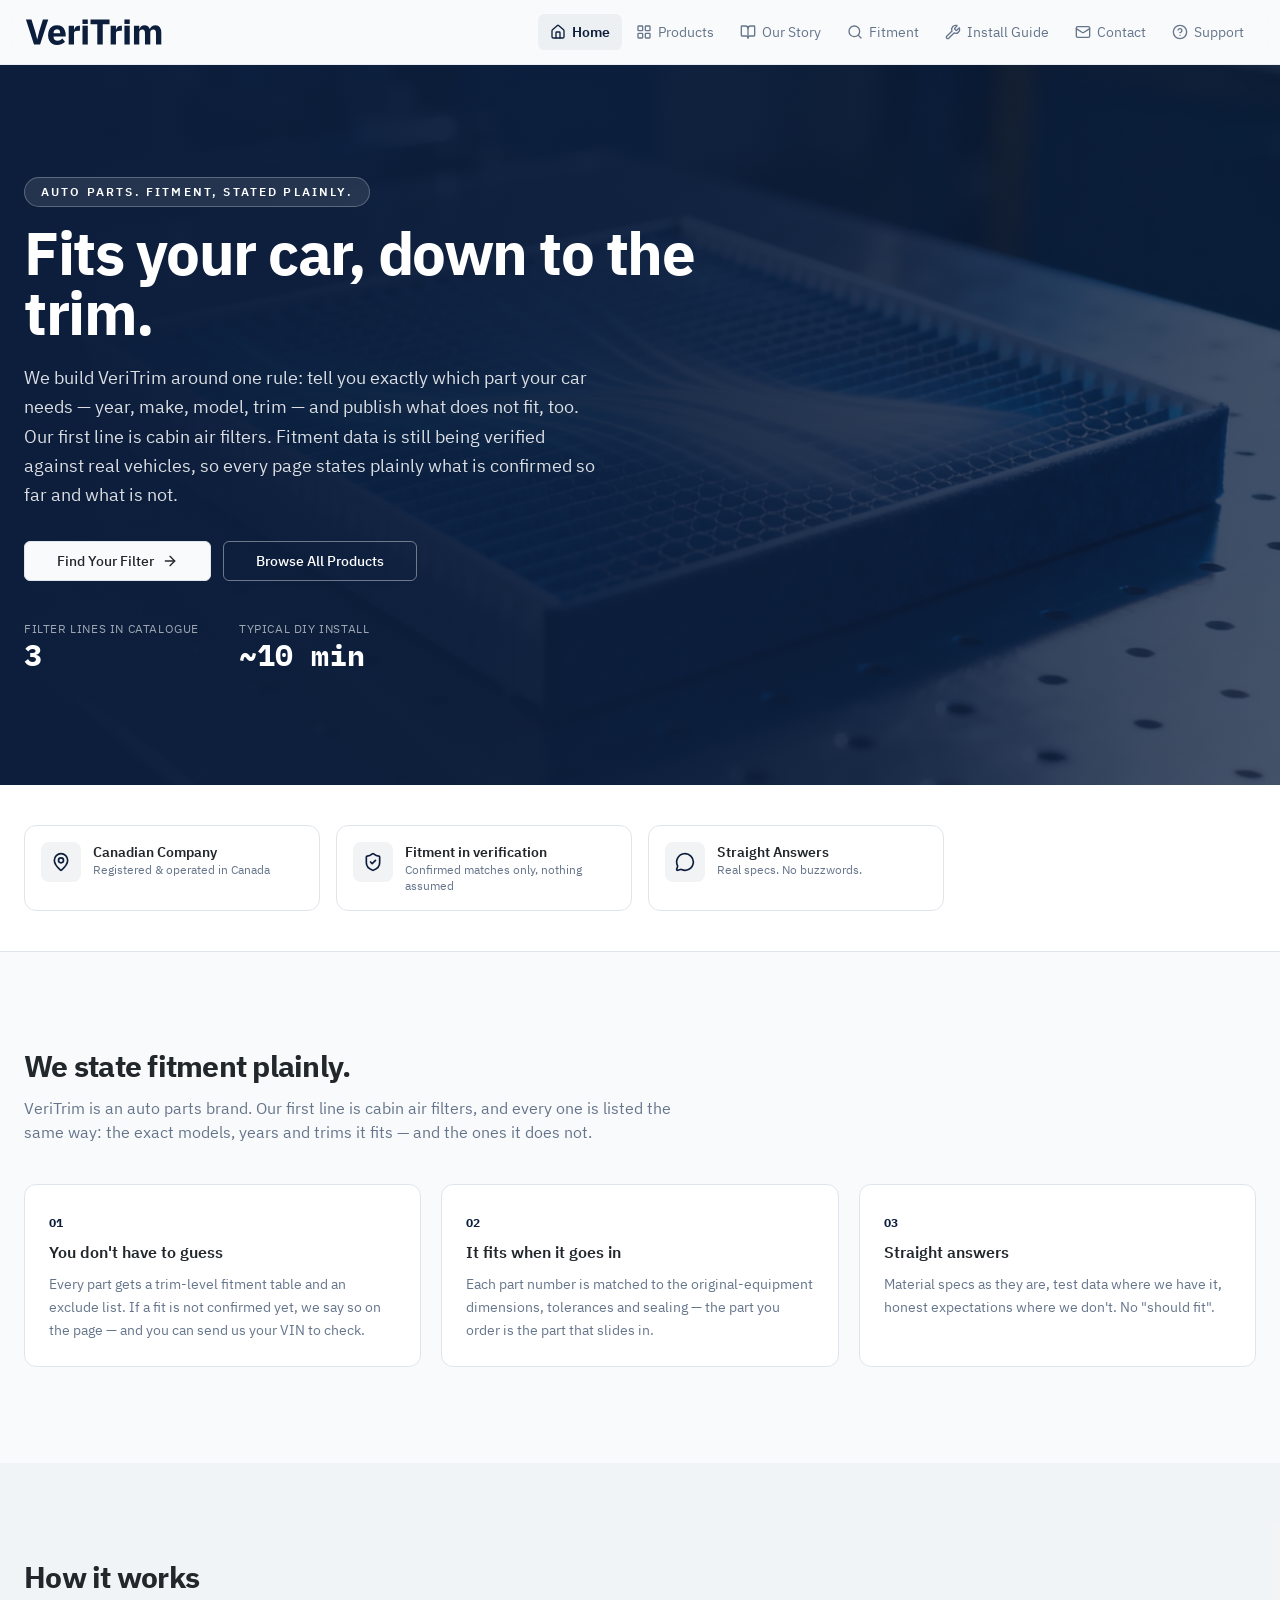
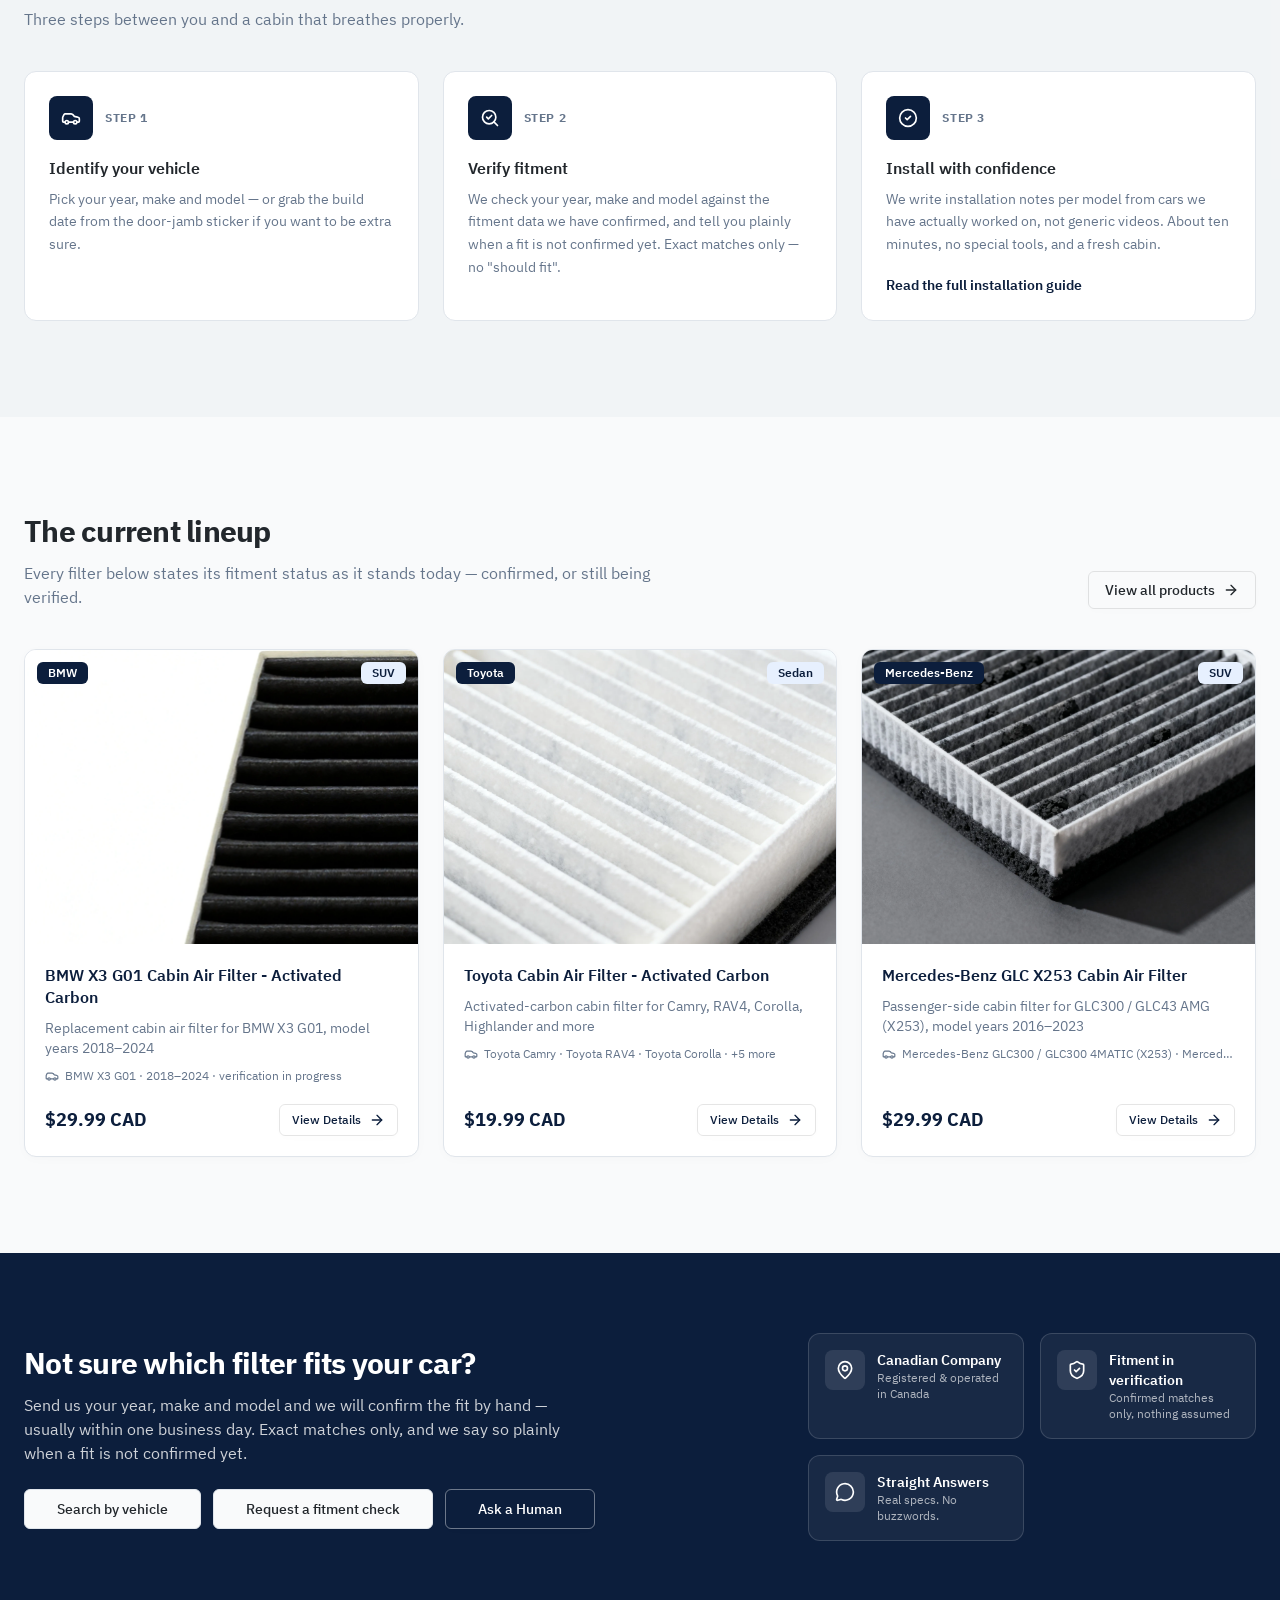
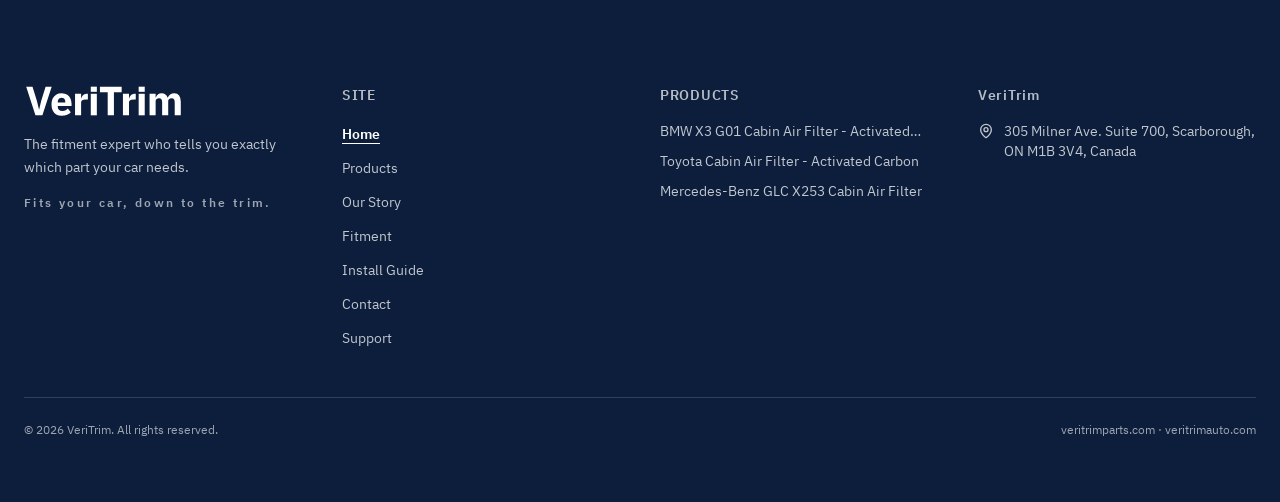
<file: index.html>
<!DOCTYPE html>
<html lang="en">
<head>
  <meta charset="UTF-8">
  <meta name="viewport" content="width=device-width, initial-scale=1.0">
  <title>Parts that fit your car, down to the trim | VeriTrim</title>
  <meta name="description" content="VeriTrim is an auto parts brand. Trim-level fitment for every part: what fits, and what does not, stated plainly. First line: cabin air filters.">
<link rel="canonical" href="https://veritrimparts.com/">
  <meta property="og:type" content="website">
  <meta property="og:site_name" content="VeriTrim">
  <meta property="og:url" content="https://veritrimparts.com/">
  <meta property="og:title" content="Parts that fit your car, down to the trim | VeriTrim">
  <meta property="og:description" content="VeriTrim is an auto parts brand. Trim-level fitment for every part: what fits, and what does not, stated plainly. First line: cabin air filters.">
  <meta property="og:image" content="https://veritrimparts.com/images/hero-bg.webp">
  <meta name="twitter:card" content="summary_large_image">
  <meta name="twitter:title" content="Parts that fit your car, down to the trim | VeriTrim">
  <meta name="twitter:description" content="VeriTrim is an auto parts brand. Trim-level fitment for every part: what fits, and what does not, stated plainly. First line: cabin air filters.">
  <meta name="twitter:image" content="https://veritrimparts.com/images/hero-bg.webp">
  <link rel="icon" type="image/svg+xml" href="data:image/svg+xml,%3Csvg xmlns='http://www.w3.org/2000/svg' viewBox='0 0 24 24' fill='none' stroke='%230B2A5B' stroke-width='2' stroke-linecap='round' stroke-linejoin='round'%3E%3Cpath d='M20 13c0 5-3.5 7.5-7.66 8.95a1 1 0 0 1-.67-.01C7.5 20.5 4 18 4 13V6a1 1 0 0 1 1-1c2 0 4.5-1.2 6.24-2.72a1.17 1.17 0 0 1 1.52 0C14.51 3.81 17 5 19 5a1 1 0 0 1 1 1z'%3E%3C/path%3E%3Cpath d='m9 12 2 2 4-4'%3E%3C/path%3E%3C/svg%3E">
  <link rel="stylesheet" href="css/fonts.css">
  <link rel="stylesheet" href="css/style.css">
  <script>window.VERITRIM_GA4_ID = "";</script>
  <script src="js/analytics.js" defer></script>
  <style>
    /* Fix for trust badge text misalignment - ensure text doesn't wrap into narrow columns */
    .trust-badge-grid {
      min-width: 0;
    }
    .trust-badge-grid > div {
      min-width: 0;
      overflow-wrap: break-word;
      word-wrap: break-word;
      word-break: break-word;
    }
    .trust-badge-grid .min-w-0 {
      min-width: 0;
      flex: 1;
    }
    /* Ensure badges on small screens have adequate width */
    @media (max-width: 639px) {
      .trust-badge-grid {
        grid-template-columns: 1fr !important;
      }
    }
  </style>
</head>
<body>
  <div id="root">
<header class="sticky top-0 z-50 w-full border-b border-border/60 bg-background/85 backdrop-blur-md"><div class="mx-auto flex h-16 max-w-7xl items-center justify-between gap-4 px-4 md:px-6"><a aria-current="page" class="flex items-center active" href="index.html"><img src="images/wordmark/VeriTrim-wordmark-navy.svg" alt="VeriTrim" class="h-7 w-auto"></a><nav class="hidden items-center gap-0.5 lg:flex" aria-label="Primary"><a aria-current="page" class="flex items-center gap-1.5 rounded-md px-3 py-2 text-sm transition-colors bg-muted font-semibold text-primary" href="index.html"><svg xmlns="http://www.w3.org/2000/svg" width="24" height="24" viewBox="0 0 24 24" fill="none" stroke="currentColor" stroke-width="2" stroke-linecap="round" stroke-linejoin="round" class="lucide lucide-house size-4 shrink-0" aria-hidden="true"><path d="M15 21v-8a1 1 0 0 0-1-1h-4a1 1 0 0 0-1 1v8"></path><path d="M3 10a2 2 0 0 1 .709-1.528l7-6a2 2 0 0 1 2.582 0l7 6A2 2 0 0 1 21 10v9a2 2 0 0 1-2 2H5a2 2 0 0 1-2-2z"></path></svg>Home</a><a class="flex items-center gap-1.5 rounded-md px-3 py-2 text-sm transition-colors text-muted-foreground hover:bg-muted/60 hover:text-foreground" href="#products"><svg xmlns="http://www.w3.org/2000/svg" width="24" height="24" viewBox="0 0 24 24" fill="none" stroke="currentColor" stroke-width="2" stroke-linecap="round" stroke-linejoin="round" class="lucide lucide-layout-grid size-4 shrink-0" aria-hidden="true"><rect width="7" height="7" x="3" y="3" rx="1"></rect><rect width="7" height="7" x="14" y="3" rx="1"></rect><rect width="7" height="7" x="14" y="14" rx="1"></rect><rect width="7" height="7" x="3" y="14" rx="1"></rect></svg>Products</a><a class="flex items-center gap-1.5 rounded-md px-3 py-2 text-sm transition-colors text-muted-foreground hover:bg-muted/60 hover:text-foreground" href="#our-story"><svg xmlns="http://www.w3.org/2000/svg" width="24" height="24" viewBox="0 0 24 24" fill="none" stroke="currentColor" stroke-width="2" stroke-linecap="round" stroke-linejoin="round" class="lucide lucide-book-open size-4 shrink-0" aria-hidden="true"><path d="M12 7v14"></path><path d="M3 18a1 1 0 0 1-1-1V4a1 1 0 0 1 1-1h5a4 4 0 0 1 4 4 4 4 0 0 1 4-4h5a1 1 0 0 1 1 1v13a1 1 0 0 1-1 1h-6a3 3 0 0 0-3 3 3 3 0 0 0-3-3z"></path></svg>Our Story</a><a class="flex items-center gap-1.5 rounded-md px-3 py-2 text-sm transition-colors text-muted-foreground hover:bg-muted/60 hover:text-foreground" href="fitment/index.html"><svg xmlns="http://www.w3.org/2000/svg" width="24" height="24" viewBox="0 0 24 24" fill="none" stroke="currentColor" stroke-width="2" stroke-linecap="round" stroke-linejoin="round" class="lucide lucide-search size-4 shrink-0" aria-hidden="true"><path d="m21 21-4.34-4.34"></path><circle cx="11" cy="11" r="8"></circle></svg>Fitment</a><a class="flex items-center gap-1.5 rounded-md px-3 py-2 text-sm transition-colors text-muted-foreground hover:bg-muted/60 hover:text-foreground" href="guides/install-cabin-air-filter/index.html"><svg xmlns="http://www.w3.org/2000/svg" width="24" height="24" viewBox="0 0 24 24" fill="none" stroke="currentColor" stroke-width="2" stroke-linecap="round" stroke-linejoin="round" class="lucide lucide-wrench size-4 shrink-0" aria-hidden="true"><path d="M14.7 6.3a1 1 0 0 0 0 1.4l1.6 1.6a1 1 0 0 0 1.4 0l3.106-3.105c.32-.322.863-.22.983.218a6 6 0 0 1-8.259 7.057l-7.91 7.91a1 1 0 0 1-2.999-3l7.91-7.91a6 6 0 0 1 7.057-8.259c.438.12.54.662.219.984z"></path></svg>Install Guide</a><a class="flex items-center gap-1.5 rounded-md px-3 py-2 text-sm transition-colors text-muted-foreground hover:bg-muted/60 hover:text-foreground" href="support/"><svg xmlns="http://www.w3.org/2000/svg" width="24" height="24" viewBox="0 0 24 24" fill="none" stroke="currentColor" stroke-width="2" stroke-linecap="round" stroke-linejoin="round" class="lucide lucide-mail size-4 shrink-0" aria-hidden="true"><path d="m22 7-8.991 5.727a2 2 0 0 1-2.009 0L2 7"></path><rect x="2" y="4" width="20" height="16" rx="2"></rect></svg>Contact</a><a class="flex items-center gap-1.5 rounded-md px-3 py-2 text-sm transition-colors text-muted-foreground hover:bg-muted/60 hover:text-foreground" href="support/"><svg xmlns="http://www.w3.org/2000/svg" width="24" height="24" viewBox="0 0 24 24" fill="none" stroke="currentColor" stroke-width="2" stroke-linecap="round" stroke-linejoin="round" class="lucide lucide-help-circle size-4 shrink-0" aria-hidden="true"><circle cx="12" cy="12" r="10"></circle><path d="M9.09 9a3 3 0 0 1 5.83 1c0 2-3 3-3 3"></path><path d="M12 17h.01"></path></svg>Support</a></nav><div class="flex items-center gap-2 lg:hidden"><button data-slot="sheet-trigger" class="inline-flex items-center justify-center gap-2 whitespace-nowrap rounded-md text-sm font-medium focus-visible:outline-none focus-visible:ring-1 focus-visible:ring-ring disabled:pointer-events-none disabled:opacity-50 [&amp;_svg]:pointer-events-none [&amp;_svg]:size-4 [&amp;_svg]:shrink-0 hover-elevate active-elevate-2 border border-transparent h-9 w-9" aria-label="Open navigation menu" type="button" aria-haspopup="dialog" aria-expanded="false" data-state="closed"><svg xmlns="http://www.w3.org/2000/svg" width="24" height="24" viewBox="0 0 24 24" fill="none" stroke="currentColor" stroke-width="2" stroke-linecap="round" stroke-linejoin="round" class="lucide lucide-menu size-5" aria-hidden="true"><path d="M4 5h16"></path><path d="M4 12h16"></path><path d="M4 19h16"></path></svg></button></div></div></header><main class="flex-1"><div class="min-h-screen bg-background"><script type="application/ld+json">{"@context":"https://schema.org","@type":"Organization","name":"VeriTrim","url":"https://veritrimparts.com/","address":{"@type":"PostalAddress","streetAddress":"305 Milner Ave. Suite 700","addressLocality":"Scarborough","addressRegion":"ON","postalCode":"M1B 3V4","addressCountry":"CA"}}</script><section class="relative w-full overflow-hidden bg-primary"><img alt="Cabin air filter product on deep blue industrial background" class="bg-linear-to-b from-gray-50/20 to-gray-200/20 absolute inset-0 h-full w-full object-cover opacity-35" loading="lazy" decoding="async" src="images/hero-bg.webp"><div class="absolute inset-0 bg-gradient-to-r from-primary via-primary/80 to-primary/30"></div><div class="relative mx-auto max-w-7xl px-4 py-20 md:px-6 md:py-28"><div class="max-w-2xl text-primary-foreground" style="opacity: 1; transform: none;"><p class="mb-4 inline-block rounded-full border border-primary-foreground/25 bg-primary-foreground/10 px-4 py-1.5 text-xs font-semibold uppercase tracking-[0.18em]">Auto parts. Fitment, stated plainly.</p><h1 class="text-4xl font-bold tracking-tight md:text-6xl">Fits your car, down to the trim.</h1><p class="mt-5 max-w-xl text-base leading-relaxed text-primary-foreground/85 md:text-lg">We build VeriTrim around one rule: tell you exactly which part your car needs — year, make, model, trim — and publish what does not fit, too. Our first line is cabin air filters. Fitment data is still being verified against real vehicles, so every page states plainly what is confirmed so far and what is not.</p><div class="mt-8 flex flex-wrap gap-3"><a data-slot="button" class="inline-flex items-center justify-center gap-2 whitespace-nowrap text-sm font-medium focus-visible:outline-none focus-visible:ring-1 focus-visible:ring-ring disabled:pointer-events-none disabled:opacity-50 [&amp;_svg]:pointer-events-none [&amp;_svg]:size-4 [&amp;_svg]:shrink-0 hover-elevate active-elevate-2 border border-primary-border min-h-10 rounded-md px-8 bg-background text-foreground hover:bg-background/90" href="fitment/index.html">Find Your Filter<svg xmlns="http://www.w3.org/2000/svg" width="24" height="24" viewBox="0 0 24 24" fill="none" stroke="currentColor" stroke-width="2" stroke-linecap="round" stroke-linejoin="round" class="lucide lucide-arrow-right size-4" aria-hidden="true"><path d="M5 12h14"></path><path d="m12 5 7 7-7 7"></path></svg></a><a data-slot="button" class="inline-flex items-center justify-center gap-2 whitespace-nowrap text-sm font-medium focus-visible:outline-none focus-visible:ring-1 focus-visible:ring-ring disabled:pointer-events-none disabled:opacity-50 [&amp;_svg]:pointer-events-none [&amp;_svg]:size-4 [&amp;_svg]:shrink-0 hover-elevate active-elevate-2 border [border-color:var(--button-outline)] shadow-xs active:shadow-none min-h-10 rounded-md px-8 border-primary-foreground/40 bg-transparent text-primary-foreground hover:bg-primary-foreground/10 hover:text-primary-foreground" href="#products">Browse All Products</a></div><dl class="mt-10 flex flex-wrap gap-x-10 gap-y-4"><div><dt class="text-xs uppercase tracking-wider text-primary-foreground/60">Filter lines in catalogue</dt><dd class="plex-mono text-2xl font-bold tabular-nums md:text-3xl">3</dd></div><div><dt class="text-xs uppercase tracking-wider text-primary-foreground/60">Typical DIY install</dt><dd class="plex-mono text-2xl font-bold tabular-nums md:text-3xl">~10 min</dd></div></dl></div></div></section><section class="w-full border-b border-border bg-card py-10"><div class="mx-auto max-w-7xl px-4 md:px-6"><div class="grid gap-4 grid-cols-2 lg:grid-cols-4"><div class="flex items-start gap-3 rounded-xl border p-4 border-border bg-card"><span class="flex size-10 shrink-0 items-center justify-center rounded-lg bg-primary/5 text-primary"><svg xmlns="http://www.w3.org/2000/svg" width="24" height="24" viewBox="0 0 24 24" fill="none" stroke="currentColor" stroke-width="2" stroke-linecap="round" stroke-linejoin="round" class="lucide lucide-map-pin size-5" aria-hidden="true"><path d="M20 10c0 4.993-5.539 10.193-7.399 11.799a1 1 0 0 1-1.202 0C9.539 20.193 4 14.993 4 10a8 8 0 0 1 16 0"></path><circle cx="12" cy="10" r="3"></circle></svg></span><span class="min-w-0" style="min-width: 0; flex: 1;"><span class="block text-sm font-semibold">Canadian Company</span><span class="block text-xs text-muted-foreground">Registered &amp; operated in Canada</span></span></div><div class="flex items-start gap-3 rounded-xl border p-4 border-border bg-card"><span class="flex size-10 shrink-0 items-center justify-center rounded-lg bg-primary/5 text-primary"><svg xmlns="http://www.w3.org/2000/svg" width="24" height="24" viewBox="0 0 24 24" fill="none" stroke="currentColor" stroke-width="2" stroke-linecap="round" stroke-linejoin="round" class="lucide lucide-shield-check size-5" aria-hidden="true"><path d="M20 13c0 5-3.5 7.5-7.66 8.95a1 1 0 0 1-.67-.01C7.5 20.5 4 18 4 13V6a1 1 0 0 1 1-1c2 0 4.5-1.2 6.24-2.72a1.17 1.17 0 0 1 1.52 0C14.51 3.81 17 5 19 5a1 1 0 0 1 1 1z"></path><path d="m9 12 2 2 4-4"></path></svg></span><span class="min-w-0" style="min-width: 0; flex: 1;"><span class="block text-sm font-semibold">Fitment in verification</span><span class="block text-xs text-muted-foreground">Confirmed matches only, nothing assumed</span></span></div><div class="flex items-start gap-3 rounded-xl border p-4 border-border bg-card"><span class="flex size-10 shrink-0 items-center justify-center rounded-lg bg-primary/5 text-primary"><svg xmlns="http://www.w3.org/2000/svg" width="24" height="24" viewBox="0 0 24 24" fill="none" stroke="currentColor" stroke-width="2" stroke-linecap="round" stroke-linejoin="round" class="lucide lucide-message-circle size-5" aria-hidden="true"><path d="M2.992 16.342a2 2 0 0 1 .094 1.167l-1.065 3.29a1 1 0 0 0 1.236 1.168l3.413-.998a2 2 0 0 1 1.099.092 10 10 0 1 0-4.777-4.719"></path></svg></span><span class="min-w-0" style="min-width: 0; flex: 1;"><span class="block text-sm font-semibold">Straight Answers</span><span class="block text-xs text-muted-foreground">Real specs. No buzzwords.</span></span></div></div></div></section><section id="our-story" class="w-full py-16 md:py-24">
  <div class="mx-auto max-w-7xl px-4 md:px-6">
    <div class="mb-10 max-w-2xl">
      <h2 class="text-2xl font-bold tracking-tight md:text-3xl">We state fitment plainly.</h2>
      <p class="mt-3 text-muted-foreground">VeriTrim is an auto parts brand. Our first line is cabin air filters, and every one is listed the same way: the exact models, years and trims it fits — and the ones it does not.</p>
    </div>
    <div class="grid grid-cols-1 gap-5 md:grid-cols-3">
      <div class="rounded-xl border border-border bg-card p-6">
        <span class="text-xs font-bold tabular-nums text-primary">01</span>
        <h3 class="mt-2 font-semibold leading-snug">You don't have to guess</h3>
        <p class="mt-2.5 text-sm leading-relaxed text-muted-foreground">Every part gets a trim-level fitment table and an exclude list. If a fit is not confirmed yet, we say so on the page — and you can send us your VIN to check.</p>
      </div>
      <div class="rounded-xl border border-border bg-card p-6">
        <span class="text-xs font-bold tabular-nums text-primary">02</span>
        <h3 class="mt-2 font-semibold leading-snug">It fits when it goes in</h3>
        <p class="mt-2.5 text-sm leading-relaxed text-muted-foreground">Each part number is matched to the original-equipment dimensions, tolerances and sealing — the part you order is the part that slides in.</p>
      </div>
      <div class="rounded-xl border border-border bg-card p-6">
        <span class="text-xs font-bold tabular-nums text-primary">03</span>
        <h3 class="mt-2 font-semibold leading-snug">Straight answers</h3>
        <p class="mt-2.5 text-sm leading-relaxed text-muted-foreground">Material specs as they are, test data where we have it, honest expectations where we don't. No "should fit".</p>
      </div>
    </div>
  </div>
</section><section id="install-guide" class="w-full bg-muted/60 py-16 md:py-24"><div class="mx-auto max-w-7xl px-4 md:px-6"><div class="mb-10 max-w-2xl"><h2 class="text-2xl font-bold tracking-tight md:text-3xl">How it works</h2><p class="mt-3 text-muted-foreground">Three steps between you and a cabin that breathes properly.</p></div><div class="grid grid-cols-1 gap-6 md:grid-cols-3"><div class="rounded-xl border border-border bg-card p-6" style="opacity: 0; transform: translateY(20px);"><div class="flex items-center gap-3"><span class="flex size-11 items-center justify-center rounded-lg bg-primary text-primary-foreground"><svg xmlns="http://www.w3.org/2000/svg" width="24" height="24" viewBox="0 0 24 24" fill="none" stroke="currentColor" stroke-width="2" stroke-linecap="round" stroke-linejoin="round" class="lucide lucide-car size-5" aria-hidden="true"><path d="M19 17h2c.6 0 1-.4 1-1v-3c0-.9-.7-1.7-1.5-1.9C18.7 10.6 16 10 16 10s-1.3-1.4-2.2-2.3c-.5-.4-1.1-.7-1.8-.7H5c-.6 0-1.1.4-1.4.9l-1.4 2.9A3.7 3.7 0 0 0 2 12v4c0 .6.4 1 1 1h2"></path><circle cx="7" cy="17" r="2"></circle><path d="M9 17h6"></path><circle cx="17" cy="17" r="2"></circle></svg></span><span class="text-xs font-bold uppercase tracking-wider text-muted-foreground">Step 1</span></div><h3 class="mt-4 font-semibold">Identify your vehicle</h3><p class="mt-2 text-sm leading-relaxed text-muted-foreground">Pick your year, make and model — or grab the build date from the door-jamb sticker if you want to be extra sure.</p></div><div class="rounded-xl border border-border bg-card p-6" style="opacity: 0; transform: translateY(20px);"><div class="flex items-center gap-3"><span class="flex size-11 items-center justify-center rounded-lg bg-primary text-primary-foreground"><svg xmlns="http://www.w3.org/2000/svg" width="24" height="24" viewBox="0 0 24 24" fill="none" stroke="currentColor" stroke-width="2" stroke-linecap="round" stroke-linejoin="round" class="lucide lucide-search-check size-5" aria-hidden="true"><path d="m8 11 2 2 4-4"></path><circle cx="11" cy="11" r="8"></circle><path d="m21 21-4.3-4.3"></path></svg></span><span class="text-xs font-bold uppercase tracking-wider text-muted-foreground">Step 2</span></div><h3 class="mt-4 font-semibold">Verify fitment</h3><p class="mt-2 text-sm leading-relaxed text-muted-foreground">We check your year, make and model against the fitment data we have confirmed, and tell you plainly when a fit is not confirmed yet. Exact matches only — no "should fit".</p></div><div class="rounded-xl border border-border bg-card p-6" style="opacity: 0; transform: translateY(20px);"><div class="flex items-center gap-3"><span class="flex size-11 items-center justify-center rounded-lg bg-primary text-primary-foreground"><svg xmlns="http://www.w3.org/2000/svg" width="24" height="24" viewBox="0 0 24 24" fill="none" stroke="currentColor" stroke-width="2" stroke-linecap="round" stroke-linejoin="round" class="lucide lucide-circle-check size-5" aria-hidden="true"><circle cx="12" cy="12" r="10"></circle><path d="m9 12 2 2 4-4"></path></svg></span><span class="text-xs font-bold uppercase tracking-wider text-muted-foreground">Step 3</span></div><h3 class="mt-4 font-semibold">Install with confidence</h3><p class="mt-2 text-sm leading-relaxed text-muted-foreground">We write installation notes per model from cars we have actually worked on, not generic videos. About ten minutes, no special tools, and a fresh cabin.</p><p class="mt-4"><a class="inline-flex items-center gap-2 text-sm font-semibold text-primary transition-colors hover:text-foreground" href="guides/install-cabin-air-filter/index.html">Read the full installation guide</a></p></div></div></div></section><section id="products" class="w-full py-16 md:py-24"><div class="mx-auto max-w-7xl px-4 md:px-6"><div class="mb-10 flex flex-wrap items-end justify-between gap-4"><div class="max-w-2xl"><h2 class="text-2xl font-bold tracking-tight md:text-3xl">The current lineup</h2><p class="mt-3 text-muted-foreground">Every filter below states its fitment status as it stands today — confirmed, or still being verified.</p></div><a data-slot="button" class="inline-flex items-center justify-center gap-2 whitespace-nowrap rounded-md text-sm font-medium focus-visible:outline-none focus-visible:ring-1 focus-visible:ring-ring disabled:pointer-events-none disabled:opacity-50 [&amp;_svg]:pointer-events-none [&amp;_svg]:size-4 [&amp;_svg]:shrink-0 hover-elevate active-elevate-2 border [border-color:var(--button-outline)] shadow-xs active:shadow-none min-h-9 px-4 py-2" href="#products">View all products<svg xmlns="http://www.w3.org/2000/svg" width="24" height="24" viewBox="0 0 24 24" fill="none" stroke="currentColor" stroke-width="2" stroke-linecap="round" stroke-linejoin="round" class="lucide lucide-arrow-right size-4" aria-hidden="true"><path d="M5 12h14"></path><path d="m12 5 7 7-7 7"></path></svg></a></div><div class="grid grid-cols-1 gap-6 sm:grid-cols-2 lg:grid-cols-3"><div style="opacity: 0; transform: translateY(20px);"><div class="rounded-xl border bg-card border-card-border text-card-foreground shadow-sm group flex h-full flex-col overflow-hidden transition-shadow hover:shadow-md"><div class="relative aspect-[4/3] overflow-hidden bg-muted"><img alt="BMW X3 G01 Cabin Air Filter - Activated Carbon" class="bg-linear-to-b from-gray-50/20 to-gray-200/20 h-full w-full object-cover transition-transform duration-500 group-hover:scale-[1.04]" loading="lazy" decoding="async" src="images/bmw-x3-product.webp"><div class="whitespace-nowrap inline-flex items-center rounded-md border px-2.5 py-0.5 text-xs font-semibold hover-elevate border-transparent shadow-xs !absolute left-3 top-3 z-20 bg-primary text-primary-foreground">BMW</div><div class="whitespace-nowrap inline-flex items-center rounded-md border px-2.5 py-0.5 text-xs font-semibold hover-elevate border-transparent bg-secondary text-secondary-foreground !absolute right-3 top-3 z-20">SUV</div></div><div class="flex-1 space-y-2.5 p-5"><a id="bmw-x3-g01-cabin-air-filter" class="block" href="products/bmw-x3-g01-cabin-air-filter/index.html"><h3 class="line-clamp-2 font-semibold leading-snug transition-colors group-hover:text-primary">BMW X3 G01 Cabin Air Filter - Activated Carbon</h3></a><p class="line-clamp-2 text-sm text-muted-foreground">Replacement cabin air filter for BMW X3 G01, model years 2018–2024</p><p class="flex items-center gap-1.5 text-xs text-muted-foreground"><svg xmlns="http://www.w3.org/2000/svg" width="24" height="24" viewBox="0 0 24 24" fill="none" stroke="currentColor" stroke-width="2" stroke-linecap="round" stroke-linejoin="round" class="lucide lucide-car size-3.5 shrink-0" aria-hidden="true"><path d="M19 17h2c.6 0 1-.4 1-1v-3c0-.9-.7-1.7-1.5-1.9C18.7 10.6 16 10 16 10s-1.3-1.4-2.2-2.3c-.5-.4-1.1-.7-1.8-.7H5c-.6 0-1.1.4-1.4.9l-1.4 2.9A3.7 3.7 0 0 0 2 12v4c0 .6.4 1 1 1h2"></path><circle cx="7" cy="17" r="2"></circle><path d="M9 17h6"></path><circle cx="17" cy="17" r="2"></circle></svg><span class="truncate">BMW X3 G01 · 2018–2024 · verification in progress</span></p></div><div class="flex items-center justify-between gap-3 p-5 pt-0"><span class="shrink-0 text-lg font-bold tabular-nums">$29.99 CAD</span><a data-slot="button" class="inline-flex items-center justify-center gap-2 whitespace-nowrap font-medium focus-visible:outline-none focus-visible:ring-1 focus-visible:ring-ring disabled:pointer-events-none disabled:opacity-50 [&amp;_svg]:pointer-events-none [&amp;_svg]:size-4 [&amp;_svg]:shrink-0 hover-elevate active-elevate-2 border [border-color:var(--button-outline)] shadow-xs active:shadow-none min-h-8 rounded-md px-3 text-xs" href="products/bmw-x3-g01-cabin-air-filter/index.html">View Details<svg xmlns="http://www.w3.org/2000/svg" width="24" height="24" viewBox="0 0 24 24" fill="none" stroke="currentColor" stroke-width="2" stroke-linecap="round" stroke-linejoin="round" class="lucide lucide-arrow-right size-4" aria-hidden="true"><path d="M5 12h14"></path><path d="m12 5 7 7-7 7"></path></svg></a></div></div></div><div style="opacity: 0; transform: translateY(20px);"><div class="rounded-xl border bg-card border-card-border text-card-foreground shadow-sm group flex h-full flex-col overflow-hidden transition-shadow hover:shadow-md"><div class="relative aspect-[4/3] overflow-hidden bg-muted"><img alt="VeriTrim activated carbon cabin air filter for Toyota" class="bg-linear-to-b from-gray-50/20 to-gray-200/20 h-full w-full object-cover transition-transform duration-500 group-hover:scale-[1.04]" loading="lazy" decoding="async" src="images/toyota-cf10285.webp"><div class="whitespace-nowrap inline-flex items-center rounded-md border px-2.5 py-0.5 text-xs font-semibold hover-elevate border-transparent shadow-xs !absolute left-3 top-3 z-20 bg-primary text-primary-foreground">Toyota</div><div class="whitespace-nowrap inline-flex items-center rounded-md border px-2.5 py-0.5 text-xs font-semibold hover-elevate border-transparent bg-secondary text-secondary-foreground !absolute right-3 top-3 z-20">Sedan</div></div><div class="flex-1 space-y-2.5 p-5"><a id="toyota-cabin-air-filter" class="block" href="products/toyota-cabin-air-filter/index.html"><h3 class="line-clamp-2 font-semibold leading-snug transition-colors group-hover:text-primary">Toyota Cabin Air Filter - Activated Carbon</h3></a><p class="line-clamp-2 text-sm text-muted-foreground">Activated-carbon cabin filter for Camry, RAV4, Corolla, Highlander and more</p><p class="flex items-center gap-1.5 text-xs text-muted-foreground"><svg xmlns="http://www.w3.org/2000/svg" width="24" height="24" viewBox="0 0 24 24" fill="none" stroke="currentColor" stroke-width="2" stroke-linecap="round" stroke-linejoin="round" class="lucide lucide-car size-3.5 shrink-0" aria-hidden="true"><path d="M19 17h2c.6 0 1-.4 1-1v-3c0-.9-.7-1.7-1.5-1.9C18.7 10.6 16 10 16 10s-1.3-1.4-2.2-2.3c-.5-.4-1.1-.7-1.8-.7H5c-.6 0-1.1.4-1.4.9l-1.4 2.9A3.7 3.7 0 0 0 2 12v4c0 .6.4 1 1 1h2"></path><circle cx="7" cy="17" r="2"></circle><path d="M9 17h6"></path><circle cx="17" cy="17" r="2"></circle></svg><span class="truncate">Toyota Camry · Toyota RAV4 · Toyota Corolla · +5 more</span></p></div><div class="flex items-center justify-between gap-3 p-5 pt-0"><span class="shrink-0 text-lg font-bold tabular-nums">$19.99 CAD</span><a data-slot="button" class="inline-flex items-center justify-center gap-2 whitespace-nowrap font-medium focus-visible:outline-none focus-visible:ring-1 focus-visible:ring-ring disabled:pointer-events-none disabled:opacity-50 [&amp;_svg]:pointer-events-none [&amp;_svg]:size-4 [&amp;_svg]:shrink-0 hover-elevate active-elevate-2 border [border-color:var(--button-outline)] shadow-xs active:shadow-none min-h-8 rounded-md px-3 text-xs" href="products/toyota-cabin-air-filter/index.html">View Details<svg xmlns="http://www.w3.org/2000/svg" width="24" height="24" viewBox="0 0 24 24" fill="none" stroke="currentColor" stroke-width="2" stroke-linecap="round" stroke-linejoin="round" class="lucide lucide-arrow-right size-4" aria-hidden="true"><path d="M5 12h14"></path><path d="m12 5 7 7-7 7"></path></svg></a></div></div></div><div style="opacity: 0; transform: translateY(20px);"><div class="rounded-xl border bg-card border-card-border text-card-foreground shadow-sm group flex h-full flex-col overflow-hidden transition-shadow hover:shadow-md"><div class="relative aspect-[4/3] overflow-hidden bg-muted"><img alt="Mercedes-Benz GLC X253 Cabin Air Filter" class="bg-linear-to-b from-gray-50/20 to-gray-200/20 h-full w-full object-cover transition-transform duration-500 group-hover:scale-[1.04]" loading="lazy" decoding="async" src="images/mercedes-glc.webp"><div class="whitespace-nowrap inline-flex items-center rounded-md border px-2.5 py-0.5 text-xs font-semibold hover-elevate border-transparent shadow-xs !absolute left-3 top-3 z-20 bg-primary text-primary-foreground">Mercedes-Benz</div><div class="whitespace-nowrap inline-flex items-center rounded-md border px-2.5 py-0.5 text-xs font-semibold hover-elevate border-transparent bg-secondary text-secondary-foreground !absolute right-3 top-3 z-20">SUV</div></div><div class="flex-1 space-y-2.5 p-5"><a id="mercedes-benz-glc-x253-cabin-air-filter" class="block" href="products/mercedes-benz-glc-x253-cabin-air-filter/index.html"><h3 class="line-clamp-2 font-semibold leading-snug transition-colors group-hover:text-primary">Mercedes-Benz GLC X253 Cabin Air Filter</h3></a><p class="line-clamp-2 text-sm text-muted-foreground">Passenger-side cabin filter for GLC300 / GLC43 AMG (X253), model years 2016–2023</p><p class="flex items-center gap-1.5 text-xs text-muted-foreground"><svg xmlns="http://www.w3.org/2000/svg" width="24" height="24" viewBox="0 0 24 24" fill="none" stroke="currentColor" stroke-width="2" stroke-linecap="round" stroke-linejoin="round" class="lucide lucide-car size-3.5 shrink-0" aria-hidden="true"><path d="M19 17h2c.6 0 1-.4 1-1v-3c0-.9-.7-1.7-1.5-1.9C18.7 10.6 16 10 16 10s-1.3-1.4-2.2-2.3c-.5-.4-1.1-.7-1.8-.7H5c-.6 0-1.1.4-1.4.9l-1.4 2.9A3.7 3.7 0 0 0 2 12v4c0 .6.4 1 1 1h2"></path><circle cx="7" cy="17" r="2"></circle><path d="M9 17h6"></path><circle cx="17" cy="17" r="2"></circle></svg><span class="truncate">Mercedes-Benz GLC300 / GLC300 4MATIC (X253) · Mercedes-Benz GLC43 AMG (X253) · +1 more</span></p></div><div class="flex items-center justify-between gap-3 p-5 pt-0"><span class="shrink-0 text-lg font-bold tabular-nums">$29.99 CAD</span><a data-slot="button" class="inline-flex items-center justify-center gap-2 whitespace-nowrap font-medium focus-visible:outline-none focus-visible:ring-1 focus-visible:ring-ring disabled:pointer-events-none disabled:opacity-50 [&amp;_svg]:pointer-events-none [&amp;_svg]:size-4 [&amp;_svg]:shrink-0 hover-elevate active-elevate-2 border [border-color:var(--button-outline)] shadow-xs active:shadow-none min-h-8 rounded-md px-3 text-xs" href="products/mercedes-benz-glc-x253-cabin-air-filter/index.html">View Details<svg xmlns="http://www.w3.org/2000/svg" width="24" height="24" viewBox="0 0 24 24" fill="none" stroke="currentColor" stroke-width="2" stroke-linecap="round" stroke-linejoin="round" class="lucide lucide-arrow-right size-4" aria-hidden="true"><path d="M5 12h14"></path><path d="m12 5 7 7-7 7"></path></svg></a></div></div></div></div></div></section><section id="fitment" class="w-full bg-primary py-16 md:py-20"><div class="mx-auto max-w-7xl px-4 md:px-6"><div class="flex flex-col items-start justify-between gap-8 lg:flex-row lg:items-center"><div class="max-w-xl text-primary-foreground"><h2 class="text-2xl font-bold tracking-tight md:text-3xl">Not sure which filter fits your car?</h2><p class="mt-3 text-primary-foreground/80">Send us your year, make and model and we will confirm the fit by hand — usually within one business day. Exact matches only, and we say so plainly when a fit is not confirmed yet.</p><div class="mt-6 flex flex-wrap gap-3"><a data-slot="button" class="inline-flex items-center justify-center gap-2 whitespace-nowrap text-sm font-medium focus-visible:outline-none focus-visible:ring-1 focus-visible:ring-ring disabled:pointer-events-none disabled:opacity-50 [&amp;_svg]:pointer-events-none [&amp;_svg]:size-4 [&amp;_svg]:shrink-0 hover-elevate active-elevate-2 border border-primary-border min-h-10 rounded-md px-8 bg-background text-foreground hover:bg-background/90" href="fitment/index.html">Search by vehicle</a><a data-slot="button" class="inline-flex items-center justify-center gap-2 whitespace-nowrap text-sm font-medium focus-visible:outline-none focus-visible:ring-1 focus-visible:ring-ring disabled:pointer-events-none disabled:opacity-50 [&amp;_svg]:pointer-events-none [&amp;_svg]:size-4 [&amp;_svg]:shrink-0 hover-elevate active-elevate-2 border border-primary-border min-h-10 rounded-md px-8 bg-background text-foreground hover:bg-background/90" href="support/">Request a fitment check</a><a data-slot="button" class="inline-flex items-center justify-center gap-2 whitespace-nowrap text-sm font-medium focus-visible:outline-none focus-visible:ring-1 focus-visible:ring-ring disabled:pointer-events-none disabled:opacity-50 [&amp;_svg]:pointer-events-none [&amp;_svg]:size-4 [&amp;_svg]:shrink-0 hover-elevate active-elevate-2 border [border-color:var(--button-outline)] shadow-xs active:shadow-none min-h-10 rounded-md px-8 border-primary-foreground/40 bg-transparent text-primary-foreground hover:bg-primary-foreground/10 hover:text-primary-foreground" href="support/">Ask a Human</a></div></div><div class="w-full max-w-md"><div class="grid gap-4 grid-cols-1 sm:grid-cols-2 trust-badge-grid" style="min-width: 0;"><div class="flex items-start gap-3 rounded-xl border p-4 border-primary-foreground/15 bg-primary-foreground/5" style="min-width: 0; overflow-wrap: break-word; word-wrap: break-word;"><span class="flex size-10 shrink-0 items-center justify-center rounded-lg bg-primary-foreground/10 text-primary-foreground"><svg xmlns="http://www.w3.org/2000/svg" width="24" height="24" viewBox="0 0 24 24" fill="none" stroke="currentColor" stroke-width="2" stroke-linecap="round" stroke-linejoin="round" class="lucide lucide-map-pin size-5" aria-hidden="true"><path d="M20 10c0 4.993-5.539 10.193-7.399 11.799a1 1 0 0 1-1.202 0C9.539 20.193 4 14.993 4 10a8 8 0 0 1 16 0"></path><circle cx="12" cy="10" r="3"></circle></svg></span><span class="min-w-0" style="min-width: 0; flex: 1;"><span class="block text-sm font-semibold text-primary-foreground">Canadian Company</span><span class="block text-xs text-primary-foreground/65">Registered &amp; operated in Canada</span></span></div><div class="flex items-start gap-3 rounded-xl border p-4 border-primary-foreground/15 bg-primary-foreground/5" style="min-width: 0; overflow-wrap: break-word; word-wrap: break-word;"><span class="flex size-10 shrink-0 items-center justify-center rounded-lg bg-primary-foreground/10 text-primary-foreground"><svg xmlns="http://www.w3.org/2000/svg" width="24" height="24" viewBox="0 0 24 24" fill="none" stroke="currentColor" stroke-width="2" stroke-linecap="round" stroke-linejoin="round" class="lucide lucide-shield-check size-5" aria-hidden="true"><path d="M20 13c0 5-3.5 7.5-7.66 8.95a1 1 0 0 1-.67-.01C7.5 20.5 4 18 4 13V6a1 1 0 0 1 1-1c2 0 4.5-1.2 6.24-2.72a1.17 1.17 0 0 1 1.52 0C14.51 3.81 17 5 19 5a1 1 0 0 1 1 1z"></path><path d="m9 12 2 2 4-4"></path></svg></span><span class="min-w-0" style="min-width: 0; flex: 1;"><span class="block text-sm font-semibold text-primary-foreground">Fitment in verification</span><span class="block text-xs text-primary-foreground/65">Confirmed matches only, nothing assumed</span></span></div><div class="flex items-start gap-3 rounded-xl border p-4 border-primary-foreground/15 bg-primary-foreground/5" style="min-width: 0; overflow-wrap: break-word; word-wrap: break-word;"><span class="flex size-10 shrink-0 items-center justify-center rounded-lg bg-primary-foreground/10 text-primary-foreground"><svg xmlns="http://www.w3.org/2000/svg" width="24" height="24" viewBox="0 0 24 24" fill="none" stroke="currentColor" stroke-width="2" stroke-linecap="round" stroke-linejoin="round" class="lucide lucide-message-circle size-5" aria-hidden="true"><path d="M2.992 16.342a2 2 0 0 1 .094 1.167l-1.065 3.29a1 1 0 0 0 1.236 1.168l3.413-.998a2 2 0 0 1 1.099.092 10 10 0 1 0-4.777-4.719"></path></svg></span><span class="min-w-0" style="min-width: 0; flex: 1;"><span class="block text-sm font-semibold text-primary-foreground">Straight Answers</span><span class="block text-xs text-primary-foreground/65">Real specs. No buzzwords.</span></span></div></div></div></div></div></section></div></main><footer class="w-full bg-primary text-primary-foreground"><div class="mx-auto max-w-7xl px-4 py-12 md:px-6 md:py-16"><div class="grid grid-cols-1 gap-10 md:grid-cols-2 lg:grid-cols-4"><div class="space-y-4"><div class="flex items-center"><img src="images/wordmark/VeriTrim-wordmark-white-transparent.svg" alt="VeriTrim" class="h-8 w-auto"></div><p class="text-sm leading-relaxed text-primary-foreground/75">The fitment expert who tells you exactly which part your car needs.</p><p class="text-xs font-semibold tracking-[0.2em] text-primary-foreground/60">Fits your car, down to the trim.</p></div><div><h3 class="mb-4 text-sm font-semibold uppercase tracking-wider text-primary-foreground/70">Site</h3><ul class="space-y-2.5"><li><a aria-current="page" class="text-sm font-semibold text-primary-foreground underline underline-offset-4" href="index.html">Home</a></li><li><a class="text-sm text-primary-foreground/75 transition-colors hover:text-primary-foreground" href="#products">Products</a></li><li><a class="text-sm text-primary-foreground/75 transition-colors hover:text-primary-foreground" href="#our-story">Our Story</a></li><li><a class="text-sm text-primary-foreground/75 transition-colors hover:text-primary-foreground" href="fitment/index.html">Fitment</a></li><li><a class="text-sm text-primary-foreground/75 transition-colors hover:text-primary-foreground" href="guides/install-cabin-air-filter/index.html">Install Guide</a></li><li><a class="text-sm text-primary-foreground/75 transition-colors hover:text-primary-foreground" href="support/">Contact</a></li><li><a class="text-sm text-primary-foreground/75 transition-colors hover:text-primary-foreground" href="support/">Support</a></li></ul></div><div><h3 class="mb-4 text-sm font-semibold uppercase tracking-wider text-primary-foreground/70">Products</h3><ul class="space-y-2.5"><li><a class="line-clamp-1 text-sm text-primary-foreground/75 transition-colors hover:text-primary-foreground" href="products/bmw-x3-g01-cabin-air-filter/index.html">BMW X3 G01 Cabin Air Filter - Activated Carbon</a></li><li><a class="line-clamp-1 text-sm text-primary-foreground/75 transition-colors hover:text-primary-foreground" href="products/toyota-cabin-air-filter/index.html">Toyota Cabin Air Filter - Activated Carbon</a></li><li><a class="line-clamp-1 text-sm text-primary-foreground/75 transition-colors hover:text-primary-foreground" href="products/mercedes-benz-glc-x253-cabin-air-filter/index.html">Mercedes-Benz GLC X253 Cabin Air Filter</a></li></ul></div><div><h3 class="mb-4 text-sm font-semibold tracking-wider text-primary-foreground/70">VeriTrim</h3><ul class="space-y-3 text-sm text-primary-foreground/75"><li class="flex gap-2.5"><svg xmlns="http://www.w3.org/2000/svg" width="24" height="24" viewBox="0 0 24 24" fill="none" stroke="currentColor" stroke-width="2" stroke-linecap="round" stroke-linejoin="round" class="lucide lucide-map-pin mt-0.5 size-4 shrink-0" aria-hidden="true"><path d="M20 10c0 4.993-5.539 10.193-7.399 11.799a1 1 0 0 1-1.202 0C9.539 20.193 4 14.993 4 10a8 8 0 0 1 16 0"></path><circle cx="12" cy="10" r="3"></circle></svg><span>305 Milner Ave. Suite 700, Scarborough, ON M1B 3V4, Canada</span></li></ul></div></div><div class="mt-12 flex flex-col items-start justify-between gap-3 border-t border-primary-foreground/15 pt-6 text-xs text-primary-foreground/60 md:flex-row md:items-center"><p>© 2026 VeriTrim. All rights reserved.</p><p>veritrimparts.com · veritrimauto.com</p></div></div></footer></footer><section aria-label="Notifications alt+T" tabindex="-1" aria-live="polite" aria-relevant="additions text" aria-atomic="false" data-react-aria-top-layer="true"></section>
  </div>
</body>
</html>
</file>
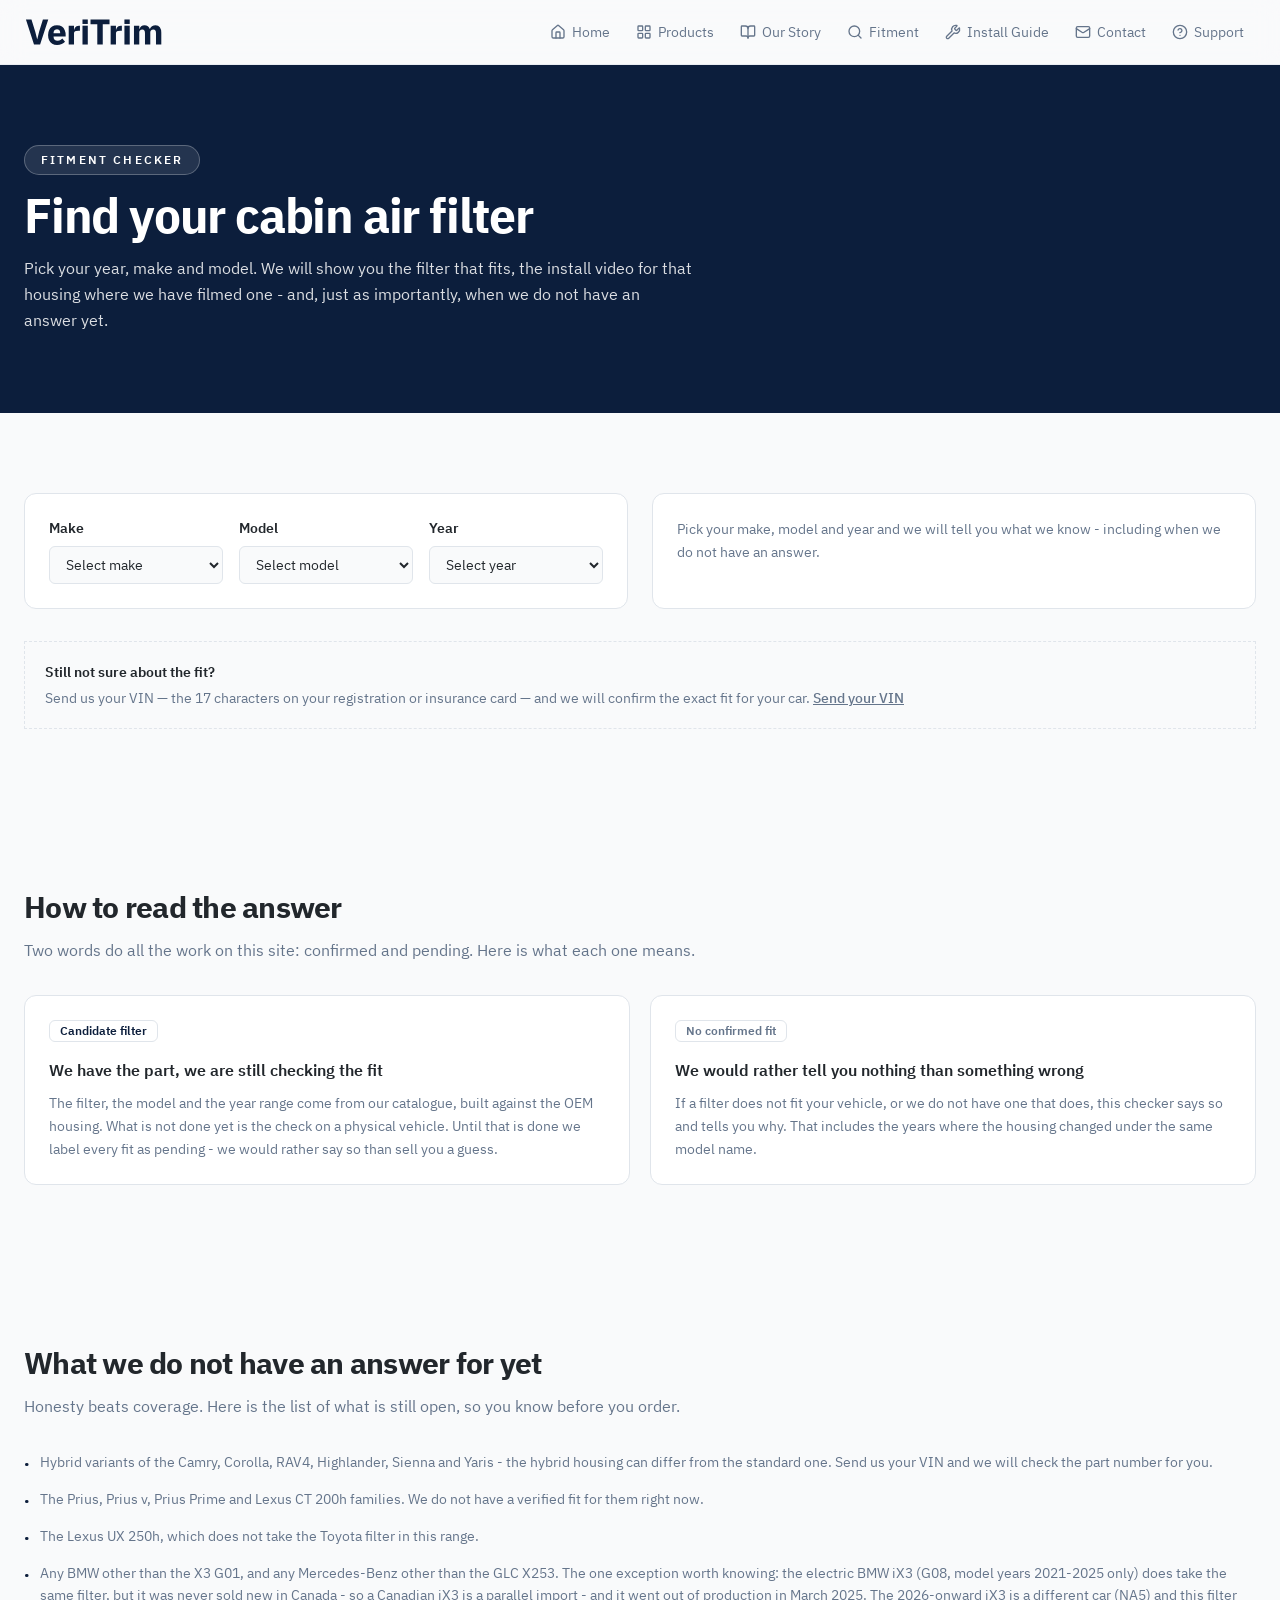
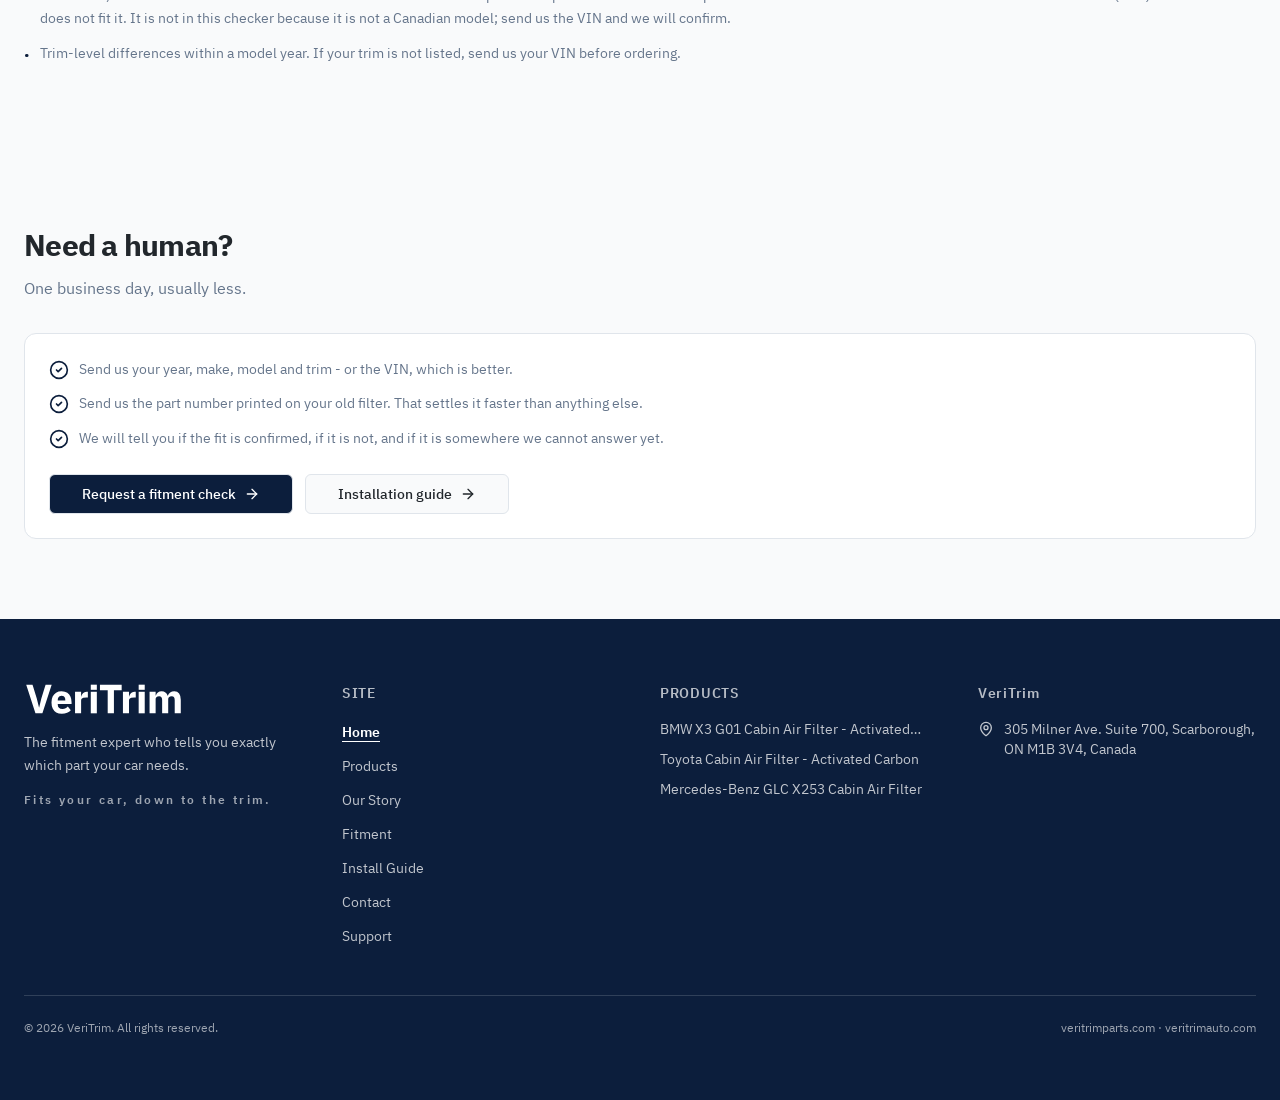
<file: fitment/index.html>
<!DOCTYPE html>
<html lang="en">
<head>
  <meta charset="UTF-8">
  <meta name="viewport" content="width=device-width, initial-scale=1.0">
  <title>Find Your Cabin Air Filter | VeriTrim</title>
  <meta name="description" content="Check which VeriTrim cabin air filter fits your vehicle by year, make and model. Confirmed fits and open questions, stated plainly.">
  <link rel="canonical" href="https://veritrimparts.com/fitment/">
  <meta property="og:type" content="website">
  <meta property="og:site_name" content="VeriTrim">
  <meta property="og:url" content="https://veritrimparts.com/fitment/">
  <meta property="og:title" content="Find Your Cabin Air Filter | VeriTrim">
  <meta property="og:description" content="Check which VeriTrim cabin air filter fits your vehicle by year, make and model. Confirmed fits and open questions, stated plainly.">
  <meta property="og:image" content="https://veritrimparts.com/images/hero-bg.webp">
  <meta name="twitter:card" content="summary_large_image">
  <meta name="twitter:title" content="Find Your Cabin Air Filter | VeriTrim">
  <meta name="twitter:description" content="Check which VeriTrim cabin air filter fits your vehicle by year, make and model. Confirmed fits and open questions, stated plainly.">
  <meta name="twitter:image" content="https://veritrimparts.com/images/hero-bg.webp">
  <link rel="icon" type="image/svg+xml" href="data:image/svg+xml,%3Csvg xmlns='http://www.w3.org/2000/svg' viewBox='0 0 24 24' fill='none' stroke='%230B2A5B' stroke-width='2' stroke-linecap='round' stroke-linejoin='round'%3E%3Cpath d='M20 13c0 5-3.5 7.5-7.66 8.95a1 1 0 0 1-.67-.01C7.5 20.5 4 18 4 13V6a1 1 0 0 1 1-1c2 0 4.5-1.2 6.24-2.72a1.17 1.17 0 0 1 1.52 0C14.51 3.81 17 5 19 5a1 1 0 0 1 1 1z'%3E%3C/path%3E%3Cpath d='m9 12 2 2 4-4'%3E%3C/path%3E%3C/svg%3E">
  <link rel="stylesheet" href="../css/fonts.css">
  <link rel="stylesheet" href="../css/style.css">
  <script>window.VERITRIM_GA4_ID = "";</script>
  <script src="../js/analytics.js" defer></script>
</head>
<body class="bg-background text-foreground">
<header class="sticky top-0 z-50 w-full border-b border-border/60 bg-background/85 backdrop-blur-md"><div class="mx-auto flex h-16 max-w-7xl items-center justify-between gap-4 px-4 md:px-6"><a class="flex items-center" href="../index.html"><img src="../images/wordmark/VeriTrim-wordmark-navy.svg" alt="VeriTrim" class="h-7 w-auto"></a><nav class="hidden items-center gap-0.5 lg:flex" aria-label="Primary"><a class="flex items-center gap-1.5 rounded-md px-3 py-2 text-sm transition-colors text-muted-foreground hover:bg-muted/60 hover:text-foreground" href="../index.html"><svg xmlns="http://www.w3.org/2000/svg" width="24" height="24" viewBox="0 0 24 24" fill="none" stroke="currentColor" stroke-width="2" stroke-linecap="round" stroke-linejoin="round" class="lucide lucide-house size-4 shrink-0" aria-hidden="true"><path d="M15 21v-8a1 1 0 0 0-1-1h-4a1 1 0 0 0-1 1v8"></path><path d="M3 10a2 2 0 0 1 .709-1.528l7-6a2 2 0 0 1 2.582 0l7 6A2 2 0 0 1 21 10v9a2 2 0 0 1-2 2H5a2 2 0 0 1-2-2z"></path></svg>Home</a><a class="flex items-center gap-1.5 rounded-md px-3 py-2 text-sm transition-colors text-muted-foreground hover:bg-muted/60 hover:text-foreground" href="../index.html#products"><svg xmlns="http://www.w3.org/2000/svg" width="24" height="24" viewBox="0 0 24 24" fill="none" stroke="currentColor" stroke-width="2" stroke-linecap="round" stroke-linejoin="round" class="lucide lucide-layout-grid size-4 shrink-0" aria-hidden="true"><rect width="7" height="7" x="3" y="3" rx="1"></rect><rect width="7" height="7" x="14" y="3" rx="1"></rect><rect width="7" height="7" x="14" y="14" rx="1"></rect><rect width="7" height="7" x="3" y="14" rx="1"></rect></svg>Products</a><a class="flex items-center gap-1.5 rounded-md px-3 py-2 text-sm transition-colors text-muted-foreground hover:bg-muted/60 hover:text-foreground" href="../index.html#our-story"><svg xmlns="http://www.w3.org/2000/svg" width="24" height="24" viewBox="0 0 24 24" fill="none" stroke="currentColor" stroke-width="2" stroke-linecap="round" stroke-linejoin="round" class="lucide lucide-book-open size-4 shrink-0" aria-hidden="true"><path d="M12 7v14"></path><path d="M3 18a1 1 0 0 1-1-1V4a1 1 0 0 1 1-1h5a4 4 0 0 1 4 4 4 4 0 0 1 4-4h5a1 1 0 0 1 1 1v13a1 1 0 0 1-1 1h-6a3 3 0 0 0-3 3 3 3 0 0 0-3-3z"></path></svg>Our Story</a><a class="flex items-center gap-1.5 rounded-md px-3 py-2 text-sm transition-colors text-muted-foreground hover:bg-muted/60 hover:text-foreground" href="../fitment/index.html"><svg xmlns="http://www.w3.org/2000/svg" width="24" height="24" viewBox="0 0 24 24" fill="none" stroke="currentColor" stroke-width="2" stroke-linecap="round" stroke-linejoin="round" class="lucide lucide-search size-4 shrink-0" aria-hidden="true"><path d="m21 21-4.34-4.34"></path><circle cx="11" cy="11" r="8"></circle></svg>Fitment</a><a class="flex items-center gap-1.5 rounded-md px-3 py-2 text-sm transition-colors text-muted-foreground hover:bg-muted/60 hover:text-foreground" href="../guides/install-cabin-air-filter/index.html"><svg xmlns="http://www.w3.org/2000/svg" width="24" height="24" viewBox="0 0 24 24" fill="none" stroke="currentColor" stroke-width="2" stroke-linecap="round" stroke-linejoin="round" class="lucide lucide-wrench size-4 shrink-0" aria-hidden="true"><path d="M14.7 6.3a1 1 0 0 0 0 1.4l1.6 1.6a1 1 0 0 0 1.4 0l3.106-3.105c.32-.322.863-.22.983.218a6 6 0 0 1-8.259 7.057l-7.91 7.91a1 1 0 0 1-2.999-3l7.91-7.91a6 6 0 0 1 7.057-8.259c.438.12.54.662.219.984z"></path></svg>Install Guide</a><a class="flex items-center gap-1.5 rounded-md px-3 py-2 text-sm transition-colors text-muted-foreground hover:bg-muted/60 hover:text-foreground" href="../support/"><svg xmlns="http://www.w3.org/2000/svg" width="24" height="24" viewBox="0 0 24 24" fill="none" stroke="currentColor" stroke-width="2" stroke-linecap="round" stroke-linejoin="round" class="lucide lucide-mail size-4 shrink-0" aria-hidden="true"><path d="m22 7-8.991 5.727a2 2 0 0 1-2.009 0L2 7"></path><rect x="2" y="4" width="20" height="16" rx="2"></rect></svg>Contact</a><a class="flex items-center gap-1.5 rounded-md px-3 py-2 text-sm transition-colors text-muted-foreground hover:bg-muted/60 hover:text-foreground" href="../support/"><svg xmlns="http://www.w3.org/2000/svg" width="24" height="24" viewBox="0 0 24 24" fill="none" stroke="currentColor" stroke-width="2" stroke-linecap="round" stroke-linejoin="round" class="lucide lucide-help-circle size-4 shrink-0" aria-hidden="true"><circle cx="12" cy="12" r="10"></circle><path d="M9.09 9a3 3 0 0 1 5.83 1c0 2-3 3-3 3"></path><path d="M12 17h.01"></path></svg>Support</a></nav><div class="flex items-center gap-2 lg:hidden"><button data-slot="sheet-trigger" class="inline-flex items-center justify-center gap-2 whitespace-nowrap rounded-md text-sm font-medium focus-visible:outline-none focus-visible:ring-1 focus-visible:ring-ring disabled:pointer-events-none disabled:opacity-50 [&amp;_svg]:pointer-events-none [&amp;_svg]:size-4 [&amp;_svg]:shrink-0 hover-elevate active-elevate-2 border border-transparent h-9 w-9" aria-label="Open navigation menu" type="button" aria-haspopup="dialog" aria-expanded="false" data-state="closed"><svg xmlns="http://www.w3.org/2000/svg" width="24" height="24" viewBox="0 0 24 24" fill="none" stroke="currentColor" stroke-width="2" stroke-linecap="round" stroke-linejoin="round" class="lucide lucide-menu size-5" aria-hidden="true"><path d="M4 5h16"></path><path d="M4 12h16"></path><path d="M4 19h16"></path></svg></button></div></div></header><main class="flex-1"><section class="w-full bg-primary py-14 md:py-20">
  <div class="mx-auto max-w-7xl px-4 md:px-6">
    <div class="max-w-2xl text-primary-foreground">
      <p class="mb-4 inline-block rounded-full border border-primary-foreground/25 bg-primary-foreground/10 px-4 py-1.5 text-xs font-semibold uppercase tracking-[0.18em]">Fitment checker</p>
      <h1 class="text-3xl font-bold tracking-tight md:text-5xl">Find your cabin air filter</h1>
      <p class="mt-4 leading-relaxed text-primary-foreground/85">Pick your year, make and model. We will show you the filter that fits, the install video for that housing where we have filmed one - and, just as importantly, when we do not have an answer yet.</p>
    </div>
  </div>
</section>
<section class="w-full py-14 md:py-20">
  <div class="mx-auto max-w-7xl px-4 md:px-6">
    <div class="grid grid-cols-1 gap-6 lg:grid-cols-2">
      <div class="rounded-xl border border-border bg-card p-6">
        <div class="grid grid-cols-1 gap-4 md:grid-cols-3">
          <div>
            <label class="block text-sm font-semibold" for="vt-make">Make</label>
            <select id="vt-make" class="mt-2 w-full rounded-md border border-border bg-background px-3 py-2 text-sm"></select>
          </div>
          <div>
            <label class="block text-sm font-semibold" for="vt-model">Model</label>
            <select id="vt-model" class="mt-2 w-full rounded-md border border-border bg-background px-3 py-2 text-sm"></select>
          </div>
          <div>
            <label class="block text-sm font-semibold" for="vt-year">Year</label>
            <select id="vt-year" class="mt-2 w-full rounded-md border border-border bg-background px-3 py-2 text-sm"></select>
          </div>
        </div>
        <noscript><p class="mt-4 text-sm leading-relaxed text-muted-foreground">The checker needs JavaScript. Without it, send us your year, make and model and we will confirm the fit by hand.</p></noscript>
      </div>
      <div id="vt-out" class="rounded-xl border border-border bg-card p-6">
        <p class="text-sm leading-relaxed text-muted-foreground">Pick your make, model and year and we will tell you what we know - including when we do not have an answer.</p>
      </div>
    </div>
    <div class="mt-8 border border-dashed border-foreground/30 p-5">
      <p class="text-sm font-semibold">Still not sure about the fit?</p>
      <p class="mt-1.5 text-sm text-muted-foreground">Send us your VIN — the 17 characters on your registration or insurance card — and we will confirm the exact fit for your car. <a class="font-medium underline" href="../support/index.html#vin-check">Send your VIN</a></p>
    </div>
  </div>
</section><section class="w-full py-14 md:py-20"><div class="mx-auto max-w-7xl px-4 md:px-6"><div class="mb-8 max-w-2xl"><h2 class="text-2xl font-bold tracking-tight md:text-3xl">How to read the answer</h2><p class="mt-3 leading-relaxed text-muted-foreground">Two words do all the work on this site: confirmed and pending. Here is what each one means.</p></div><div class="grid grid-cols-1 gap-5 md:grid-cols-2"><div class="rounded-xl border border-border bg-card p-6"><div class="flex flex-wrap items-center gap-2"><span class="rounded-md border border-border px-2.5 py-0.5 text-xs font-semibold text-primary">Candidate filter</span></div><h3 class="mt-4 font-semibold">We have the part, we are still checking the fit</h3><p class="mt-2.5 text-sm leading-relaxed text-muted-foreground">The filter, the model and the year range come from our catalogue, built against the OEM housing. What is not done yet is the check on a physical vehicle. Until that is done we label every fit as pending - we would rather say so than sell you a guess.</p></div><div class="rounded-xl border border-border bg-card p-6"><div class="flex flex-wrap items-center gap-2"><span class="rounded-md border border-border px-2.5 py-0.5 text-xs font-semibold text-muted-foreground">No confirmed fit</span></div><h3 class="mt-4 font-semibold">We would rather tell you nothing than something wrong</h3><p class="mt-2.5 text-sm leading-relaxed text-muted-foreground">If a filter does not fit your vehicle, or we do not have one that does, this checker says so and tells you why. That includes the years where the housing changed under the same model name.</p></div></div></div></section><section class="w-full py-14 md:py-20"><div class="mx-auto max-w-7xl px-4 md:px-6"><div class="mb-8 max-w-2xl"><h2 class="text-2xl font-bold tracking-tight md:text-3xl">What we do not have an answer for yet</h2><p class="mt-3 leading-relaxed text-muted-foreground">Honesty beats coverage. Here is the list of what is still open, so you know before you order.</p></div><ul class="space-y-3"><li class="flex gap-2.5 text-sm leading-relaxed text-muted-foreground"><span class="mt-0.5 shrink-0 text-primary">•</span><span>Hybrid variants of the Camry, Corolla, RAV4, Highlander, Sienna and Yaris - the hybrid housing can differ from the standard one. Send us your VIN and we will check the part number for you.</span></li><li class="flex gap-2.5 text-sm leading-relaxed text-muted-foreground"><span class="mt-0.5 shrink-0 text-primary">•</span><span>The Prius, Prius v, Prius Prime and Lexus CT 200h families. We do not have a verified fit for them right now.</span></li><li class="flex gap-2.5 text-sm leading-relaxed text-muted-foreground"><span class="mt-0.5 shrink-0 text-primary">•</span><span>The Lexus UX 250h, which does not take the Toyota filter in this range.</span></li><li class="flex gap-2.5 text-sm leading-relaxed text-muted-foreground"><span class="mt-0.5 shrink-0 text-primary">•</span><span>Any BMW other than the X3 G01, and any Mercedes-Benz other than the GLC X253. The one exception worth knowing: the electric BMW iX3 (G08, model years 2021-2025 only) does take the same filter, but it was never sold new in Canada - so a Canadian iX3 is a parallel import - and it went out of production in March 2025. The 2026-onward iX3 is a different car (NA5) and this filter does not fit it. It is not in this checker because it is not a Canadian model; send us the VIN and we will confirm.</span></li><li class="flex gap-2.5 text-sm leading-relaxed text-muted-foreground"><span class="mt-0.5 shrink-0 text-primary">•</span><span>Trim-level differences within a model year. If your trim is not listed, send us your VIN before ordering.</span></li></ul></div></section><section class="w-full py-14 md:py-20"><div class="mx-auto max-w-7xl px-4 md:px-6"><div class="mb-8 max-w-2xl"><h2 class="text-2xl font-bold tracking-tight md:text-3xl">Need a human?</h2><p class="mt-3 leading-relaxed text-muted-foreground">One business day, usually less.</p></div><div class="rounded-xl border border-border bg-card p-6"><ul class="space-y-3"><li class="flex gap-2.5 text-sm leading-relaxed text-muted-foreground"><span class="mt-0.5 shrink-0 text-primary"><svg xmlns="http://www.w3.org/2000/svg" width="24" height="24" viewBox="0 0 24 24" fill="none" stroke="currentColor" stroke-width="2" stroke-linecap="round" stroke-linejoin="round" class="lucide lucide-circle-check size-5" aria-hidden="true"><circle cx="12" cy="12" r="10"></circle><path d="m9 12 2 2 4-4"></path></svg></span><span>Send us your year, make, model and trim - or the VIN, which is better.</span></li><li class="flex gap-2.5 text-sm leading-relaxed text-muted-foreground"><span class="mt-0.5 shrink-0 text-primary"><svg xmlns="http://www.w3.org/2000/svg" width="24" height="24" viewBox="0 0 24 24" fill="none" stroke="currentColor" stroke-width="2" stroke-linecap="round" stroke-linejoin="round" class="lucide lucide-circle-check size-5" aria-hidden="true"><circle cx="12" cy="12" r="10"></circle><path d="m9 12 2 2 4-4"></path></svg></span><span>Send us the part number printed on your old filter. That settles it faster than anything else.</span></li><li class="flex gap-2.5 text-sm leading-relaxed text-muted-foreground"><span class="mt-0.5 shrink-0 text-primary"><svg xmlns="http://www.w3.org/2000/svg" width="24" height="24" viewBox="0 0 24 24" fill="none" stroke="currentColor" stroke-width="2" stroke-linecap="round" stroke-linejoin="round" class="lucide lucide-circle-check size-5" aria-hidden="true"><circle cx="12" cy="12" r="10"></circle><path d="m9 12 2 2 4-4"></path></svg></span><span>We will tell you if the fit is confirmed, if it is not, and if it is somewhere we cannot answer yet.</span></li></ul><div class="mt-6 flex flex-wrap gap-3"><a class="inline-flex items-center justify-center gap-2 whitespace-nowrap rounded-md text-sm font-medium focus-visible:outline-none focus-visible:ring-1 focus-visible:ring-ring disabled:pointer-events-none disabled:opacity-50 [&_svg]:pointer-events-none [&_svg]:size-4 [&_svg]:shrink-0 border min-h-10 px-8 border-border bg-primary text-primary-foreground" href="../support/">Request a fitment check<svg xmlns="http://www.w3.org/2000/svg" width="24" height="24" viewBox="0 0 24 24" fill="none" stroke="currentColor" stroke-width="2" stroke-linecap="round" stroke-linejoin="round" class="lucide lucide-arrow-right size-4" aria-hidden="true"><path d="M5 12h14"></path><path d="m12 5 7 7-7 7"></path></svg></a><a class="inline-flex items-center justify-center gap-2 whitespace-nowrap rounded-md text-sm font-medium focus-visible:outline-none focus-visible:ring-1 focus-visible:ring-ring disabled:pointer-events-none disabled:opacity-50 [&_svg]:pointer-events-none [&_svg]:size-4 [&_svg]:shrink-0 border min-h-10 px-8 border-border bg-background text-foreground" href="../guides/install-cabin-air-filter/index.html">Installation guide<svg xmlns="http://www.w3.org/2000/svg" width="24" height="24" viewBox="0 0 24 24" fill="none" stroke="currentColor" stroke-width="2" stroke-linecap="round" stroke-linejoin="round" class="lucide lucide-arrow-right size-4" aria-hidden="true"><path d="M5 12h14"></path><path d="m12 5 7 7-7 7"></path></svg></a></div></div></div></section></main>
<footer class="w-full bg-primary text-primary-foreground"><div class="mx-auto max-w-7xl px-4 py-12 md:px-6 md:py-16"><div class="grid grid-cols-1 gap-10 md:grid-cols-2 lg:grid-cols-4"><div class="space-y-4"><div class="flex items-center"><img src="../images/wordmark/VeriTrim-wordmark-white-transparent.svg" alt="VeriTrim" class="h-8 w-auto"></div><p class="text-sm leading-relaxed text-primary-foreground/75">The fitment expert who tells you exactly which part your car needs.</p><p class="text-xs font-semibold tracking-[0.2em] text-primary-foreground/60">Fits your car, down to the trim.</p></div><div><h3 class="mb-4 text-sm font-semibold uppercase tracking-wider text-primary-foreground/70">Site</h3><ul class="space-y-2.5"><li><a aria-current="page" class="text-sm font-semibold text-primary-foreground underline underline-offset-4" href="../index.html">Home</a></li><li><a class="text-sm text-primary-foreground/75 transition-colors hover:text-primary-foreground" href="../index.html#products">Products</a></li><li><a class="text-sm text-primary-foreground/75 transition-colors hover:text-primary-foreground" href="../index.html#our-story">Our Story</a></li><li><a class="text-sm text-primary-foreground/75 transition-colors hover:text-primary-foreground" href="../fitment/index.html">Fitment</a></li><li><a class="text-sm text-primary-foreground/75 transition-colors hover:text-primary-foreground" href="../guides/install-cabin-air-filter/index.html">Install Guide</a></li><li><a class="text-sm text-primary-foreground/75 transition-colors hover:text-primary-foreground" href="../support/">Contact</a></li><li><a class="text-sm text-primary-foreground/75 transition-colors hover:text-primary-foreground" href="../support/">Support</a></li></ul></div><div><h3 class="mb-4 text-sm font-semibold uppercase tracking-wider text-primary-foreground/70">Products</h3><ul class="space-y-2.5"><li><a class="line-clamp-1 text-sm text-primary-foreground/75 transition-colors hover:text-primary-foreground" href="../products/bmw-x3-g01-cabin-air-filter/index.html">BMW X3 G01 Cabin Air Filter - Activated Carbon</a></li><li><a class="line-clamp-1 text-sm text-primary-foreground/75 transition-colors hover:text-primary-foreground" href="../products/toyota-cabin-air-filter/index.html">Toyota Cabin Air Filter - Activated Carbon</a></li><li><a class="line-clamp-1 text-sm text-primary-foreground/75 transition-colors hover:text-primary-foreground" href="../products/mercedes-benz-glc-x253-cabin-air-filter/index.html">Mercedes-Benz GLC X253 Cabin Air Filter</a></li></ul></div><div><h3 class="mb-4 text-sm font-semibold tracking-wider text-primary-foreground/70">VeriTrim</h3><ul class="space-y-3 text-sm text-primary-foreground/75"><li class="flex gap-2.5"><svg xmlns="http://www.w3.org/2000/svg" width="24" height="24" viewBox="0 0 24 24" fill="none" stroke="currentColor" stroke-width="2" stroke-linecap="round" stroke-linejoin="round" class="lucide lucide-map-pin mt-0.5 size-4 shrink-0" aria-hidden="true"><path d="M20 10c0 4.993-5.539 10.193-7.399 11.799a1 1 0 0 1-1.202 0C9.539 20.193 4 14.993 4 10a8 8 0 0 1 16 0"></path><circle cx="12" cy="10" r="3"></circle></svg><span>305 Milner Ave. Suite 700, Scarborough, ON M1B 3V4, Canada</span></li></ul></div></div><div class="mt-12 flex flex-col items-start justify-between gap-3 border-t border-primary-foreground/15 pt-6 text-xs text-primary-foreground/60 md:flex-row md:items-center"><p>© 2026 VeriTrim. All rights reserved.</p><p>veritrimparts.com · veritrimauto.com</p></div></div></footer>
<script>
(function () {
  var PRODUCTS = {
    x3: {name: 'BMW X3 G01 Cabin Air Filter - Activated Carbon', years: '2018-2024',
         href: '../products/bmw-x3-g01-cabin-air-filter/index.html', price: '$29.99 CAD',
         amazon: 'https://www.amazon.ca/s?k=64-11-9-382-886', alt: 'Activated carbon',
         video: '../assets/video/bmw-x3-g01-install-75s.mp4',
         videoPoster: '../assets/video/bmw-x3-g01-video-cover.jpg',
         videoNote: '75 seconds, shot on a G01: where the housing sits under the glove box and how the filter goes in.'},
    glc: {name: 'Mercedes-Benz GLC X253 Cabin Air Filter', years: '2016-2023',
          href: '../products/mercedes-benz-glc-x253-cabin-air-filter/index.html', price: '$29.99 CAD',
          amazon: 'https://www.amazon.ca/s?k=A+205+835+01+47', alt: 'Cabin side'},
    toy: {name: 'Toyota Cabin Air Filter - Activated Carbon', years: 'Camry 2007-2017, Corolla 2009-2019, RAV4 2006-2018, +5 more',
          href: '../products/toyota-cabin-air-filter/index.html', price: '$19.99 CAD',
          amazon: 'https://www.amazon.ca/s?k=87139-07010', alt: 'Activated carbon'}
  };

  var ROWS = [
    {make:'BMW', model:'X3', from:2018, to:2024, product:'x3',
     note:'G01 generation - the last G01 was built in August 2024. Every G01 trim uses the same cabin filter.'},
    {make:'BMW', model:'X3', from:2025, to:2026, product:null,
     note:'The fifth-generation X3 (G45) arrived as a 2025 model year car and uses a different cabin filter part number (64-11-5-A56-378), so the G01 filter does not fit it. We do not have a VeriTrim filter for the G45 yet.'},
    {make:'Mercedes-Benz', model:'GLC', from:2016, to:2023, product:'glc',
     note:'X253 generation, passenger side, below the glove box. This is not the engine-bay filter.'},
    {make:'Mercedes-Benz', model:'GLC', from:2024, to:2026, product:null,
     note:'The next-generation GLC (X254) uses a different cabin filter. We do not have a VeriTrim filter for it yet.'},
    {make:'Mercedes-Benz', model:'GLC Coupe', from:2017, to:2021, product:null,
     note:'The OEM catalogue lists the same filter for the GLC Coupe (C253), but we have not confirmed the year range yet. Send us your VIN and we will check it.'},
    {make:'Mercedes-Benz', model:'C-Class', from:2015, to:2021, product:null,
     note:'Some C-Class models use the same OEM filter. We have not verified those fits, so we will not claim them yet.'},
    {make:'Mercedes-Benz', model:'E-Class', from:2016, to:2023, product:null,
     note:'Some E-Class models use the same OEM filter. We have not verified those fits, so we will not claim them yet.'},
    {make:'Toyota', model:'Camry', from:2007, to:2017, product:'toy',
     note:'Older Camry platform. 2018 and newer use a different housing.'},
    {make:'Toyota', model:'Camry', from:2018, to:2026, product:null,
     note:'The 2018-onward Camry uses a different housing. Our filter does not fit it.'},
    {make:'Toyota', model:'Corolla', from:2009, to:2019, product:'toy',
     note:'Older Corolla platform. Hybrid variants are not listed - send us your VIN.'},
    {make:'Toyota', model:'Corolla', from:2020, to:2026, product:null,
     note:'The 2020-onward Corolla uses a different housing. Our filter does not fit it.'},
    {make:'Toyota', model:'RAV4', from:2006, to:2018, product:'toy',
     note:'Second-generation RAV4. 2019 and newer use a different housing.'},
    {make:'Toyota', model:'RAV4', from:2019, to:2026, product:null,
     note:'The 2019-onward RAV4 uses a different housing. Our filter does not fit it.'},
    {make:'Toyota', model:'Highlander', from:2008, to:2019, product:'toy',
     note:'Second-generation Highlander. 2020 and newer use a different housing.'},
    {make:'Toyota', model:'Highlander', from:2020, to:2026, product:null,
     note:'The 2020-onward Highlander uses a different housing. Our filter does not fit it.'},
    {make:'Toyota', model:'Sienna', from:2011, to:2016, product:'toy',
     note:'Third-generation Sienna. 2017 and newer use a different housing.'},
    {make:'Toyota', model:'Sienna', from:2017, to:2026, product:null,
     note:'The 2017-onward Sienna uses a different housing. Our filter does not fit it.'},
    {make:'Toyota', model:'Venza', from:2009, to:2016, product:'toy',
     note:'First-generation Venza.'},
    {make:'Toyota', model:'Matrix', from:2009, to:2013, product:'toy',
     note:'Second-generation Matrix.'},
    {make:'Toyota', model:'Yaris', from:2007, to:2018, product:'toy',
     note:'Second-generation Yaris. Hybrid variants are not listed - send us your VIN.'},
    {make:'Toyota', model:'Prius', from:2004, to:2026, product:null,
     note:'We do not have a verified fit for the Prius family right now. Send us your VIN and we will tell you honestly whether one of our filters fits.'},
    {make:'Toyota', model:'Prius v', from:2012, to:2026, product:null,
     note:'We do not have a verified fit for the Prius v right now. Send us your VIN.'},
    {make:'Toyota', model:'Prius Prime', from:2017, to:2026, product:null,
     note:'We do not have a verified fit for the Prius Prime right now. Send us your VIN.'},
    {make:'Lexus', model:'CT 200h', from:2011, to:2026, product:null,
     note:'We do not have a verified fit for the CT 200h right now. Send us your VIN.'},
    {make:'Lexus', model:'UX 250h', from:2019, to:2026, product:null,
     note:'The UX 250h does not take the Toyota filter in this range.'}
  ];

  var el = {
    make: document.getElementById('vt-make'),
    model: document.getElementById('vt-model'),
    year: document.getElementById('vt-year'),
    out: document.getElementById('vt-out')
  };

  function esc(s) {
    return String(s).replace(/&/g, '&amp;').replace(/</g, '&lt;').replace(/>/g, '&gt;');
  }

  function fill(sel, values, placeholder) {
    sel.innerHTML = '';
    var ph = document.createElement('option');
    ph.value = '';
    ph.textContent = placeholder;
    sel.appendChild(ph);
    values.forEach(function (v) {
      var o = document.createElement('option');
      if (typeof v === 'object' && v !== null) {
        o.value = String(v.value);
        o.textContent = String(v.label);
      } else {
        o.value = String(v);
        o.textContent = String(v);
      }
      sel.appendChild(o);
    });
  }

  function modelsFor(make) {
    var seen = [], out = [];
    ROWS.forEach(function (r) {
      if (r.make !== make) return;
      if (seen.indexOf(r.model) >= 0) return;
      seen.push(r.model);
      out.push(r.model);
    });
    return out;
  }

  function yearsFor(make, model) {
    var ys = [];
    ROWS.forEach(function (r) {
      if (r.make === make && r.model === model) {
        for (var y = r.from; y <= r.to; y++) { if (ys.indexOf(y) < 0) ys.push(y); }
      }
    });
    return ys.sort(function (a, b) { return b - a; });
  }

  function match(make, model, year) {
    var hit = null;
    ROWS.forEach(function (r) {
      if (r.make === make && r.model === model && year >= r.from && year <= r.to) hit = r;
    });
    return hit;
  }

  function videoBlock(p) {
    var head = '<div class="mt-6 rounded-xl border border-border bg-background p-4">'
      + '<h4 class="text-sm font-semibold">Install video</h4>';
    if (p.video) {
      return head
        + '<p class="mt-1 text-sm leading-relaxed text-muted-foreground">' + esc(p.videoNote) + '</p>'
        + '<video class="mt-3 w-full rounded-lg" controls preload="none" poster="' + p.videoPoster + '" width="1280" height="720">'
        + '<source src="' + p.video + '" type="video/mp4">'
        + 'Your browser does not support the video tag. <a href="' + p.video + '">Download the install video</a>.'
        + '</video>'
        + '</div>';
    }
    return head
      + '<p class="mt-1 text-sm leading-relaxed text-muted-foreground">'
      + 'We have not filmed this housing yet, so we are not going to show you somebody else&rsquo;s car. '
      + 'The written guide covers the glove-box method and tells you exactly what we have and have not published.</p>'
      + '<div class="mt-3 flex flex-wrap gap-3">'
      + '<a class="inline-flex items-center justify-center gap-2 whitespace-nowrap rounded-md border border-border bg-background px-8 text-sm font-medium text-foreground" href="../guides/install-cabin-air-filter/index.html">Read the install guide</a>'
      + '</div></div>';
  }

  function render() {
    var m = el.make.value, mo = el.model.value, y = el.year.value;
    if (!m || !mo || !y) {
      el.out.innerHTML = '<p class="text-sm leading-relaxed text-muted-foreground">Pick your make, model and year and we will tell you what we know - including when we do not have an answer.</p>';
      return;
    }
    var hit = match(m, mo, parseInt(y, 10));
    if (!hit) {
      el.out.innerHTML = '<p class="text-sm leading-relaxed text-muted-foreground">We have no entry for that year. Tell us what you have and we will check it by hand.</p>'
        + '<div class="mt-4 flex flex-wrap gap-3"><a class="inline-flex items-center justify-center gap-2 whitespace-nowrap rounded-md border border-border bg-primary px-8 text-sm font-medium text-primary-foreground" href="../support/">Ask us to check</a></div>';
      return;
    }
    if (hit.product) {
      var p = PRODUCTS[hit.product];
      el.out.innerHTML =
        '<div class="flex flex-wrap items-center gap-2"><span class="rounded-md border border-border px-2.5 py-0.5 text-xs font-semibold text-primary">Candidate filter</span>'
        + '<span class="rounded-md border border-border px-2.5 py-0.5 text-xs font-semibold text-muted-foreground">Fitment verification pending</span></div>'
        + '<h3 class="mt-4 text-lg font-semibold">' + esc(p.name) + '</h3>'
        + '<p class="mt-2 text-sm leading-relaxed text-muted-foreground">' + esc(hit.note) + '</p>'
        + '<p class="mt-3 text-sm leading-relaxed text-muted-foreground">We have not yet completed a check on a physical vehicle for this fit. We will mark it verified on the product page the day it is done.</p>'
        + '<p class="mt-4 text-xl font-bold tabular-nums">' + esc(p.price) + '</p>'
        + '<div class="mt-4 flex flex-wrap gap-3">'
        + '<a class="inline-flex items-center justify-center gap-2 whitespace-nowrap rounded-md border border-border bg-primary px-8 text-sm font-medium text-primary-foreground" href="' + p.href + '">View the filter</a>'
        + '<a class="inline-flex items-center justify-center gap-2 whitespace-nowrap rounded-md border border-border bg-background px-8 text-sm font-medium text-foreground" href="' + p.amazon + '">Order from Amazon</a>'
        + '<a class="inline-flex items-center justify-center gap-2 whitespace-nowrap rounded-md border border-border bg-background px-8 text-sm font-medium text-foreground" href="../support/">Ask us to confirm</a>'
        + '</div>'
        + videoBlock(p);
    } else {
      el.out.innerHTML =
        '<div class="flex flex-wrap items-center gap-2"><span class="rounded-md border border-border px-2.5 py-0.5 text-xs font-semibold text-muted-foreground">No confirmed fit</span></div>'
        + '<h3 class="mt-4 text-lg font-semibold">' + esc(m + ' ' + mo + ' (' + y + ')') + '</h3>'
        + '<p class="mt-2 text-sm leading-relaxed text-muted-foreground">' + esc(hit.note) + '</p>'
        + '<div class="mt-4 flex flex-wrap gap-3">'
        + '<a class="inline-flex items-center justify-center gap-2 whitespace-nowrap rounded-md border border-border bg-primary px-8 text-sm font-medium text-primary-foreground" href="../support/">Ask us to check by hand</a>'
        + '<a class="inline-flex items-center justify-center gap-2 whitespace-nowrap rounded-md border border-border bg-background px-8 text-sm font-medium text-foreground" href="../support/">Request a fitment check</a>'
        + '</div>';
    }
  }

  fill(el.make, ['BMW', 'Mercedes-Benz', 'Toyota', 'Lexus'], 'Select make');
  fill(el.model, [], 'Select model');
  fill(el.year, [], 'Select year');

  el.make.addEventListener('change', function () {
    fill(el.model, el.make.value ? modelsFor(el.make.value) : [], 'Select model');
    fill(el.year, [], 'Select year');
    render();
  });
  el.model.addEventListener('change', function () {
    fill(el.year, (el.make.value && el.model.value) ? yearsFor(el.make.value, el.model.value) : [], 'Select year');
    render();
  });
  el.year.addEventListener('change', render);
  render();
})();
</script>
</body>
</html>
</file>
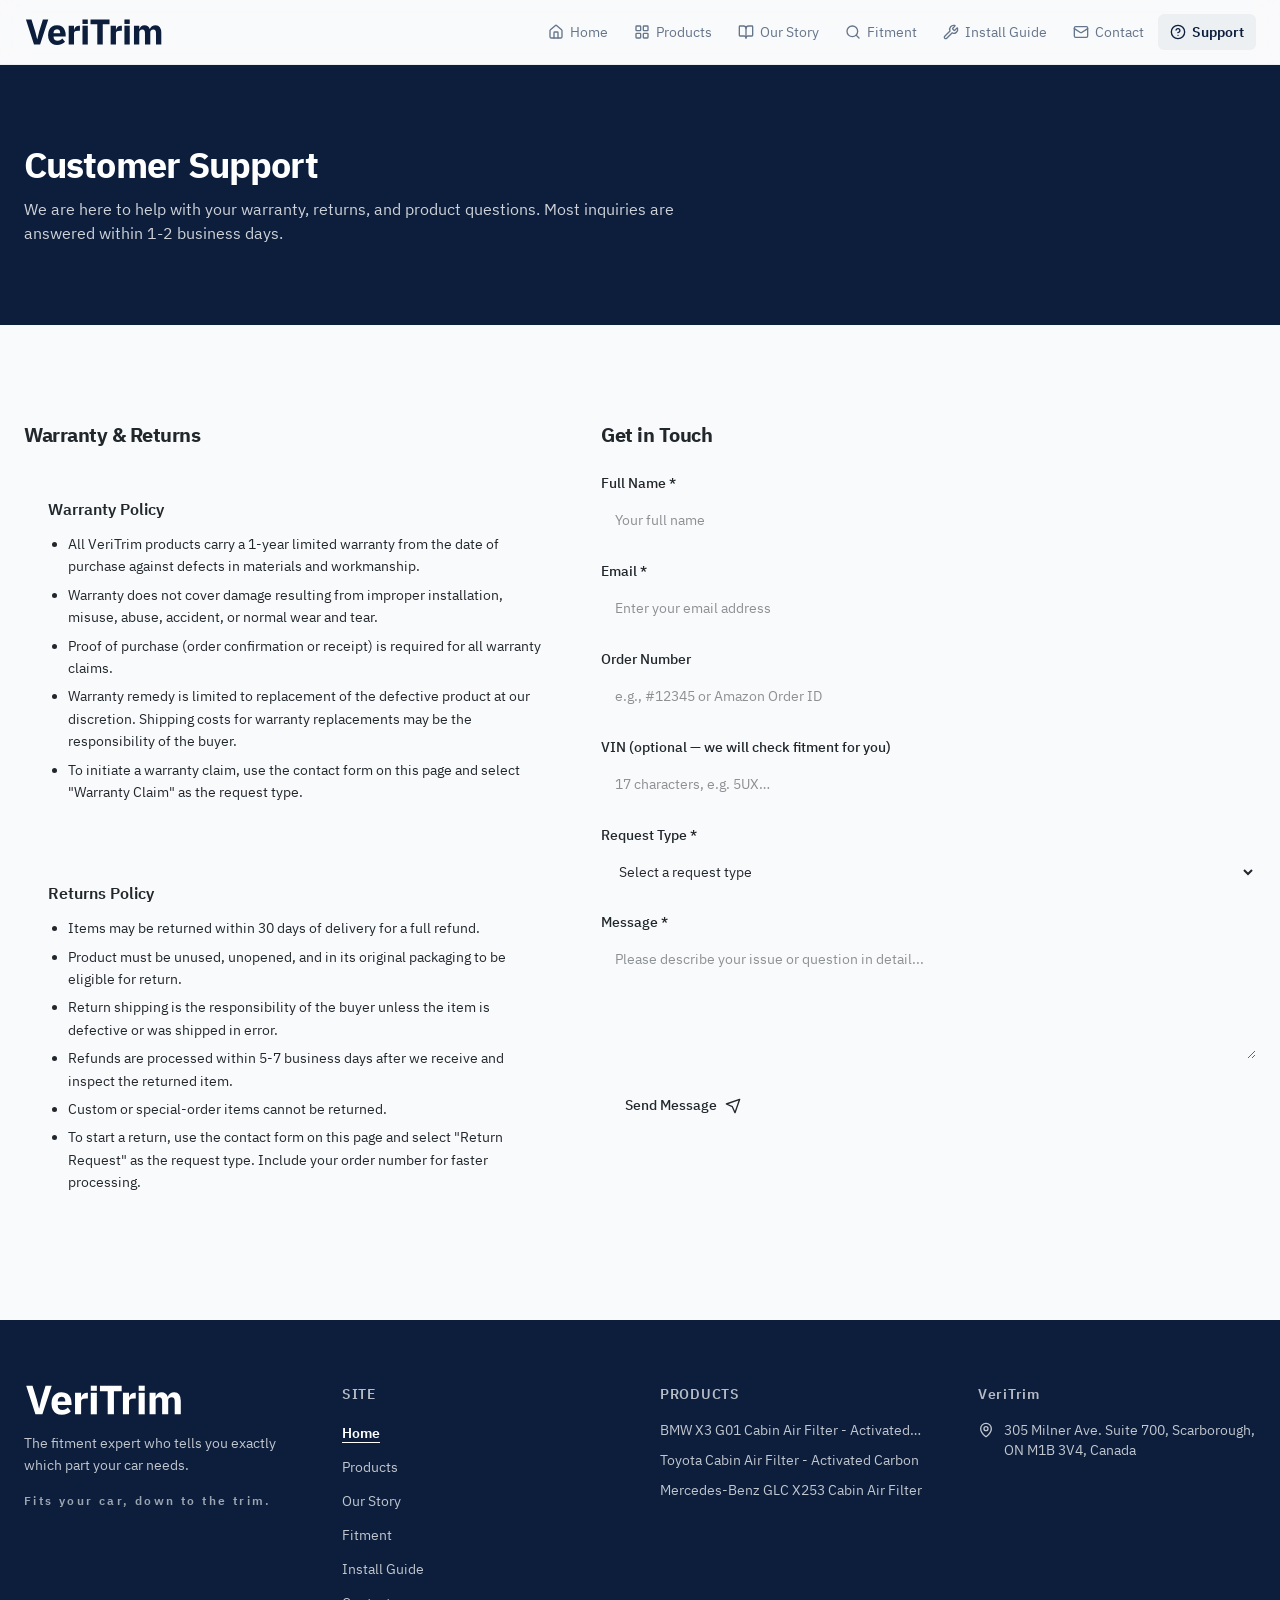
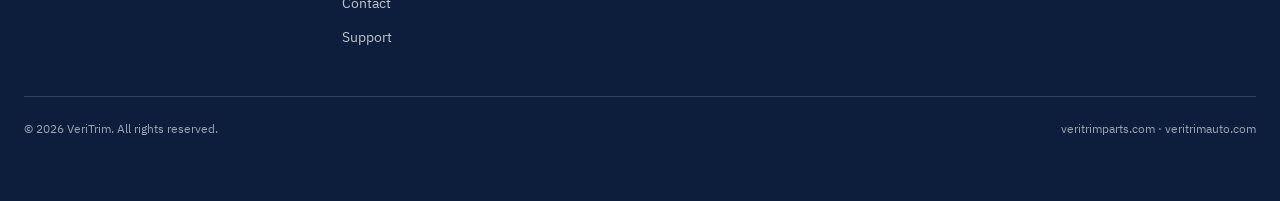
<file: support/index.html>
<!DOCTYPE html>
<html lang="en">
<head>
  <meta charset="UTF-8">
  <meta name="viewport" content="width=device-width, initial-scale=1.0">
  <title>Customer Support — VeriTrim</title>
  <meta name="description" content="Contact VeriTrim customer support for warranty, returns, and product inquiries.">
<link rel="canonical" href="https://veritrimparts.com/support/">
  <meta property="og:type" content="website">
  <meta property="og:site_name" content="VeriTrim">
  <meta property="og:url" content="https://veritrimparts.com/support/">
  <meta property="og:title" content="Customer Support — VeriTrim">
  <meta property="og:description" content="Contact VeriTrim customer support for warranty, returns, and product inquiries.">
  <meta name="twitter:card" content="summary">
  <meta name="twitter:title" content="Customer Support — VeriTrim">
  <meta name="twitter:description" content="Contact VeriTrim customer support for warranty, returns, and product inquiries.">
  <link rel="icon" type="image/svg+xml" href="data:image/svg+xml,%3Csvg xmlns='http://www.w3.org/2000/svg' viewBox='0 0 24 24' fill='none' stroke='%230B2A5B' stroke-width='2' stroke-linecap='round' stroke-linejoin='round'%3E%3Cpath d='M20 13c0 5-3.5 7.5-7.66 8.95a1 1 0 0 1-.67-.01C7.5 20.5 4 18 4 13V6a1 1 0 0 1 1-1c2 0 4.5-1.2 6.24-2.72a1.17 1.17 0 0 1 1.52 0C14.51 3.81 17 5 19 5a1 1 0 0 1 1 1z'%3E%3C/path%3E%3Cpath d='m9 12 2 2 4-4'%3E%3C/path%3E%3C/svg%3E">
  <link rel="stylesheet" href="../css/fonts.css">
  <link rel="stylesheet" href="../css/style.css">
  <script>window.VERITRIM_GA4_ID = "";</script>
  <script src="../js/analytics.js" defer></script>
  <style>
    .form-group { margin-bottom: 1.25rem; }
    .form-label { display: block; margin-bottom: 0.375rem; font-size: 0.875rem; font-weight: 500; }
    .form-input, .form-select, .form-textarea {
      width: 100%; padding: 0.625rem 0.875rem;
      border: 1px solid hsl(var(--border)); border-radius: 0.5rem;
      background-color: hsl(var(--background)); color: hsl(var(--foreground));
      font-size: 0.875rem; font-family: inherit;
      transition: border-color .15s, box-shadow .15s;
    }
    .form-input:focus, .form-select:focus, .form-textarea:focus {
      outline: none; border-color: hsl(var(--primary));
      box-shadow: 0 0 0 2px hsl(var(--primary) / .1);
    }
    .form-textarea { min-height: 120px; resize: vertical; }
    .form-error { color: hsl(var(--destructive)); font-size: 0.75rem; margin-top: 0.25rem; display: none; }
    .form-error.visible { display: block; }
    .form-input.error, .form-select.error, .form-textarea.error { border-color: hsl(var(--destructive)); }
    .btn-primary {
      display: inline-flex; align-items: center; justify-content: center; gap: 0.5rem;
      padding: 0.625rem 1.5rem; background-color: hsl(var(--primary)); color: hsl(var(--primary-foreground));
      border: none; border-radius: 0.5rem; font-size: 0.875rem; font-weight: 500; cursor: pointer;
      transition: opacity .15s;
    }
    .btn-primary:hover { opacity: .9; }
    .btn-primary:disabled { opacity: .5; cursor: not-allowed; }
    .alert { padding: 1rem; border-radius: 0.5rem; margin-bottom: 1.5rem; }
    .alert-success { background: hsl(142 76% 36% / .1); border: 1px solid hsl(142 76% 36% / .2); color: hsl(142 76% 36%); }
    .alert-error { background: hsl(0 84% 60% / .1); border: 1px solid hsl(0 84% 60% / .2); color: hsl(0 84% 60%); }
    .support-layout { display: grid; grid-template-columns: 1fr; gap: 2rem; }
    @media (min-width: 1024px) { .support-layout { grid-template-columns: 1fr 1.2fr; } }
    .policy-card { padding: 1.5rem; border: 1px solid hsl(var(--border)); border-radius: 0.75rem; background: hsl(var(--card)); }
    .policy-card h3 { font-size: 1rem; font-weight: 600; margin-bottom: 0.75rem; }
    .policy-card ul { list-style: disc; padding-left: 1.25rem; font-size: 0.875rem; color: hsl(var(--muted-foreground)); line-height: 1.6; }
    .policy-card ul li { margin-bottom: 0.375rem; }
    .required::after { content: " *"; color: hsl(var(--destructive)); }
    .spinner { display: inline-block; width: 16px; height: 16px; border: 2px solid currentColor; border-right-color: transparent; border-radius: 50%; animation: spin 1s linear infinite; }
    @keyframes spin { to { transform: rotate(360deg); } }
  </style>
</head>
<body>
  <div id="root">
    <header class="sticky top-0 z-50 w-full border-b border-border/60 bg-background/85 backdrop-blur-md"><div class="mx-auto flex h-16 max-w-7xl items-center justify-between gap-4 px-4 md:px-6"><a class="flex items-center" href="../index.html"><img src="../images/wordmark/VeriTrim-wordmark-navy.svg" alt="VeriTrim" class="h-7 w-auto"></a><nav class="hidden items-center gap-0.5 lg:flex" aria-label="Primary"><a class="flex items-center gap-1.5 rounded-md px-3 py-2 text-sm transition-colors text-muted-foreground hover:bg-muted/60 hover:text-foreground" href="../index.html"><svg xmlns="http://www.w3.org/2000/svg" width="24" height="24" viewBox="0 0 24 24" fill="none" stroke="currentColor" stroke-width="2" stroke-linecap="round" stroke-linejoin="round" class="lucide lucide-house size-4 shrink-0" aria-hidden="true"><path d="M15 21v-8a1 1 0 0 0-1-1h-4a1 1 0 0 0-1 1v8"></path><path d="M3 10a2 2 0 0 1 .709-1.528l7-6a2 2 0 0 1 2.582 0l7 6A2 2 0 0 1 21 10v9a2 2 0 0 1-2 2H5a2 2 0 0 1-2-2z"></path></svg>Home</a><a class="flex items-center gap-1.5 rounded-md px-3 py-2 text-sm transition-colors text-muted-foreground hover:bg-muted/60 hover:text-foreground" href="../index.html#products"><svg xmlns="http://www.w3.org/2000/svg" width="24" height="24" viewBox="0 0 24 24" fill="none" stroke="currentColor" stroke-width="2" stroke-linecap="round" stroke-linejoin="round" class="lucide lucide-layout-grid size-4 shrink-0" aria-hidden="true"><rect width="7" height="7" x="3" y="3" rx="1"></rect><rect width="7" height="7" x="14" y="3" rx="1"></rect><rect width="7" height="7" x="14" y="14" rx="1"></rect><rect width="7" height="7" x="3" y="14" rx="1"></rect></svg>Products</a><a class="flex items-center gap-1.5 rounded-md px-3 py-2 text-sm transition-colors text-muted-foreground hover:bg-muted/60 hover:text-foreground" href="../index.html#our-story"><svg xmlns="http://www.w3.org/2000/svg" width="24" height="24" viewBox="0 0 24 24" fill="none" stroke="currentColor" stroke-width="2" stroke-linecap="round" stroke-linejoin="round" class="lucide lucide-book-open size-4 shrink-0" aria-hidden="true"><path d="M12 7v14"></path><path d="M3 18a1 1 0 0 1-1-1V4a1 1 0 0 1 1-1h5a4 4 0 0 1 4 4 4 4 0 0 1 4-4h5a1 1 0 0 1 1 1v13a1 1 0 0 1-1 1h-6a3 3 0 0 0-3 3 3 3 0 0 0-3-3z"></path></svg>Our Story</a><a class="flex items-center gap-1.5 rounded-md px-3 py-2 text-sm transition-colors text-muted-foreground hover:bg-muted/60 hover:text-foreground" href="../fitment/index.html"><svg xmlns="http://www.w3.org/2000/svg" width="24" height="24" viewBox="0 0 24 24" fill="none" stroke="currentColor" stroke-width="2" stroke-linecap="round" stroke-linejoin="round" class="lucide lucide-search size-4 shrink-0" aria-hidden="true"><path d="m21 21-4.34-4.34"></path><circle cx="11" cy="11" r="8"></circle></svg>Fitment</a><a class="flex items-center gap-1.5 rounded-md px-3 py-2 text-sm transition-colors text-muted-foreground hover:bg-muted/60 hover:text-foreground" href="../guides/install-cabin-air-filter/index.html"><svg xmlns="http://www.w3.org/2000/svg" width="24" height="24" viewBox="0 0 24 24" fill="none" stroke="currentColor" stroke-width="2" stroke-linecap="round" stroke-linejoin="round" class="lucide lucide-wrench size-4 shrink-0" aria-hidden="true"><path d="M14.7 6.3a1 1 0 0 0 0 1.4l1.6 1.6a1 1 0 0 0 1.4 0l3.106-3.105c.32-.322.863-.22.983.218a6 6 0 0 1-8.259 7.057l-7.91 7.91a1 1 0 0 1-2.999-3l7.91-7.91a6 6 0 0 1 7.057-8.259c.438.12.54.662.219.984z"></path></svg>Install Guide</a><a class="flex items-center gap-1.5 rounded-md px-3 py-2 text-sm transition-colors text-muted-foreground hover:bg-muted/60 hover:text-foreground" href="."><svg xmlns="http://www.w3.org/2000/svg" width="24" height="24" viewBox="0 0 24 24" fill="none" stroke="currentColor" stroke-width="2" stroke-linecap="round" stroke-linejoin="round" class="lucide lucide-mail size-4 shrink-0" aria-hidden="true"><path d="m22 7-8.991 5.727a2 2 0 0 1-2.009 0L2 7"></path><rect x="2" y="4" width="20" height="16" rx="2"></rect></svg>Contact</a><a aria-current="page" class="flex items-center gap-1.5 rounded-md px-3 py-2 text-sm transition-colors bg-muted font-semibold text-primary" href="./"><svg xmlns="http://www.w3.org/2000/svg" width="24" height="24" viewBox="0 0 24 24" fill="none" stroke="currentColor" stroke-width="2" stroke-linecap="round" stroke-linejoin="round" class="lucide lucide-help-circle size-4 shrink-0" aria-hidden="true"><circle cx="12" cy="12" r="10"></circle><path d="M9.09 9a3 3 0 0 1 5.83 1c0 2-3 3-3 3"></path><path d="M12 17h.01"></path></svg>Support</a></nav><div class="flex items-center gap-2 lg:hidden"><button data-slot="sheet-trigger" class="inline-flex items-center justify-center gap-2 whitespace-nowrap rounded-md text-sm font-medium focus-visible:outline-none focus-visible:ring-1 focus-visible:ring-ring disabled:pointer-events-none disabled:opacity-50 [&_svg]:pointer-events-none [&_svg]:size-4 [&_svg]:shrink-0 hover-elevate active-elevate-2 border border-transparent h-9 w-9" aria-label="Open navigation menu" type="button" aria-haspopup="dialog" aria-expanded="false" data-state="closed"><svg xmlns="http://www.w3.org/2000/svg" width="24" height="24" viewBox="0 0 24 24" fill="none" stroke="currentColor" stroke-width="2" stroke-linecap="round" stroke-linejoin="round" class="lucide lucide-menu size-5" aria-hidden="true"><path d="M4 5h16"></path><path d="M4 12h16"></path><path d="M4 19h16"></path></svg></button></div></div></header>
    <main class="flex-1">
      <section class="w-full bg-primary py-16 md:py-20">
        <div class="mx-auto max-w-7xl px-4 md:px-6">
          <div class="max-w-2xl text-primary-foreground">
            <h1 class="text-3xl font-bold tracking-tight md:text-4xl">Customer Support</h1>
            <p class="mt-3 text-primary-foreground/80">We are here to help with your warranty, returns, and product questions. Most inquiries are answered within 1-2 business days.</p>
          </div>
        </div>
      </section>
      <section class="w-full py-16 md:py-24">
        <div class="mx-auto max-w-7xl px-4 md:px-6">
          <div class="support-layout">
            <div class="space-y-6">
              <h2 class="text-xl font-bold tracking-tight">Warranty & Returns</h2>
              <div class="policy-card">
                <h3>Warranty Policy</h3>
                <ul>
                  <li>All VeriTrim products carry a 1-year limited warranty from the date of purchase against defects in materials and workmanship.</li>
                  <li>Warranty does not cover damage resulting from improper installation, misuse, abuse, accident, or normal wear and tear.</li>
                  <li>Proof of purchase (order confirmation or receipt) is required for all warranty claims.</li>
                  <li>Warranty remedy is limited to replacement of the defective product at our discretion. Shipping costs for warranty replacements may be the responsibility of the buyer.</li>
                  <li>To initiate a warranty claim, use the contact form on this page and select "Warranty Claim" as the request type.</li>
                </ul>
              </div>
              <div class="policy-card">
                <h3>Returns Policy</h3>
                <ul>
                  <li>Items may be returned within 30 days of delivery for a full refund.</li>
                  <li>Product must be unused, unopened, and in its original packaging to be eligible for return.</li>
                  <li>Return shipping is the responsibility of the buyer unless the item is defective or was shipped in error.</li>
                  <li>Refunds are processed within 5-7 business days after we receive and inspect the returned item.</li>
                  <li>Custom or special-order items cannot be returned.</li>
                  <li>To start a return, use the contact form on this page and select "Return Request" as the request type. Include your order number for faster processing.</li>
                </ul>
              </div>
            </div>
            <div>
              <h2 class="text-xl font-bold tracking-tight mb-6">Get in Touch</h2>
              <div id="success-message" class="alert alert-success" style="display:none;">
                <strong>Thank you!</strong> Your message has been sent. We will get back to you within 1-2 business days.
              </div>
              <div id="error-message" class="alert alert-error" style="display:none;">
                <strong>Something went wrong.</strong> Please try again later.
              </div>
              <form id="support-form" action="https://formsubmit.co/ajax/080180e8fd693770a46c0486a0d5f2aa" method="POST">
                <div class="form-group">
                  <label class="form-label required" for="name">Full Name</label>
                  <input type="text" id="name" name="name" class="form-input" placeholder="Your full name" required minlength="2" autocomplete="name">
                  <div class="form-error" id="name-error">Please enter your full name (at least 2 characters).</div>
                </div>
                <div class="form-group">
                  <label class="form-label required" for="email">Email</label>
                  <input type="email" id="email" name="email" class="form-input" placeholder="Enter your email address" required autocomplete="email">
                  <div class="form-error" id="email-error">Please enter a valid email address.</div>
                </div>
                <div class="form-group">
                  <label class="form-label" for="order-number">Order Number</label>
                  <input type="text" id="order-number" name="order_number" class="form-input" placeholder="e.g., #12345 or Amazon Order ID" autocomplete="off">
                </div>
                <div class="form-group" id="vin-check">
                  <label class="form-label" for="vin">VIN (optional — we will check fitment for you)</label>
                  <input type="text" id="vin" name="VIN" class="form-input" placeholder="17 characters, e.g. 5UX…" autocomplete="off" maxlength="17">
                </div>
                <div class="form-group">
                  <label class="form-label required" for="request-type">Request Type</label>
                  <select id="request-type" name="request_type" class="form-select" required>
                    <option value="" disabled selected>Select a request type</option>
                    <option value="General Inquiry">General Inquiry</option>
                    <option value="Warranty Claim">Warranty Claim</option>
                    <option value="Return Request">Return Request</option>
                    <option value="Order Issue">Order Issue</option>
                    <option value="Product Question">Product Question</option>
                    <option value="Other">Other</option>
                  </select>
                  <div class="form-error" id="request-type-error">Please select a request type.</div>
                </div>
                <div class="form-group">
                  <label class="form-label required" for="message">Message</label>
                  <textarea id="message" name="message" class="form-textarea" placeholder="Please describe your issue or question in detail..." required minlength="10"></textarea>
                  <div class="form-error" id="message-error">Please enter a message (at least 10 characters).</div>
                </div>
                <button type="submit" class="btn-primary" id="submit-btn">
                  <span id="btn-text">Send Message</span>
                  <svg id="btn-icon" xmlns="http://www.w3.org/2000/svg" width="16" height="16" viewBox="0 0 24 24" fill="none" stroke="currentColor" stroke-width="2" stroke-linecap="round" stroke-linejoin="round"><path d="m22 2-7 20-4-9-9-4Z"/></svg>
                </button>
              </form>
            </div>
          </div>
        </div>
      </section>
    </main>
    <footer class="w-full bg-primary text-primary-foreground"><div class="mx-auto max-w-7xl px-4 py-12 md:px-6 md:py-16"><div class="grid grid-cols-1 gap-10 md:grid-cols-2 lg:grid-cols-4"><div class="space-y-4"><div class="flex items-center"><img src="../images/wordmark/VeriTrim-wordmark-white-transparent.svg" alt="VeriTrim" class="h-8 w-auto"></div><p class="text-sm leading-relaxed text-primary-foreground/75">The fitment expert who tells you exactly which part your car needs.</p><p class="text-xs font-semibold tracking-[0.2em] text-primary-foreground/60">Fits your car, down to the trim.</p></div><div><h3 class="mb-4 text-sm font-semibold uppercase tracking-wider text-primary-foreground/70">Site</h3><ul class="space-y-2.5"><li><a class="text-sm font-semibold text-primary-foreground underline underline-offset-4" href="../index.html">Home</a></li><li><a class="text-sm text-primary-foreground/75 transition-colors hover:text-primary-foreground" href="../index.html#products">Products</a></li><li><a class="text-sm text-primary-foreground/75 transition-colors hover:text-primary-foreground" href="../index.html#our-story">Our Story</a></li><li><a class="text-sm text-primary-foreground/75 transition-colors hover:text-primary-foreground" href="../fitment/index.html">Fitment</a></li><li><a class="text-sm text-primary-foreground/75 transition-colors hover:text-primary-foreground" href="../guides/install-cabin-air-filter/index.html">Install Guide</a></li><li><a class="text-sm text-primary-foreground/75 transition-colors hover:text-primary-foreground" href="./">Contact</a></li><li><a class="text-sm text-primary-foreground/75 transition-colors hover:text-primary-foreground" href="./">Support</a></li></ul></div><div><h3 class="mb-4 text-sm font-semibold uppercase tracking-wider text-primary-foreground/70">Products</h3><ul class="space-y-2.5"><li><a class="line-clamp-1 text-sm text-primary-foreground/75 transition-colors hover:text-primary-foreground" href="../products/bmw-x3-g01-cabin-air-filter/index.html">BMW X3 G01 Cabin Air Filter - Activated Carbon</a></li><li><a class="line-clamp-1 text-sm text-primary-foreground/75 transition-colors hover:text-primary-foreground" href="../products/toyota-cabin-air-filter/index.html">Toyota Cabin Air Filter - Activated Carbon</a></li><li><a class="line-clamp-1 text-sm text-primary-foreground/75 transition-colors hover:text-primary-foreground" href="../products/mercedes-benz-glc-x253-cabin-air-filter/index.html">Mercedes-Benz GLC X253 Cabin Air Filter</a></li></ul></div><div><h3 class="mb-4 text-sm font-semibold tracking-wider text-primary-foreground/70">VeriTrim</h3><ul class="space-y-3 text-sm text-primary-foreground/75"><li class="flex gap-2.5"><svg xmlns="http://www.w3.org/2000/svg" width="24" height="24" viewBox="0 0 24 24" fill="none" stroke="currentColor" stroke-width="2" stroke-linecap="round" stroke-linejoin="round" class="lucide lucide-map-pin mt-0.5 size-4 shrink-0" aria-hidden="true"><path d="M20 10c0 4.993-5.539 10.193-7.399 11.799a1 1 0 0 1-1.202 0C9.539 20.193 4 14.993 4 10a8 8 0 0 1 16 0"></path><circle cx="12" cy="10" r="3"></circle></svg><span>305 Milner Ave. Suite 700, Scarborough, ON M1B 3V4, Canada</span></li></ul></div></div><div class="mt-12 flex flex-col items-start justify-between gap-3 border-t border-primary-foreground/15 pt-6 text-xs text-primary-foreground/60 md:flex-row md:items-center"><p>© 2026 VeriTrim. All rights reserved.</p><p>veritrimparts.com · veritrimauto.com</p></div></div></footer></footer>
  </div>
  <script>
    (function() {
      const form = document.getElementById('support-form');
      const btn = document.getElementById('submit-btn');
      const btnText = document.getElementById('btn-text');
      const btnIcon = document.getElementById('btn-icon');
      const successMsg = document.getElementById('success-message');
      const errorMsg = document.getElementById('error-message');

      function showError(fieldId, show) {
        const el = document.getElementById(fieldId);
        const err = document.getElementById(fieldId + '-error');
        if (el) el.classList.toggle('error', show);
        if (err) err.classList.toggle('visible', show);
      }

      function clearErrors() {
        ['name','email','request-type','message'].forEach(function(id){ showError(id, false); });
        errorMsg.style.display = 'none';
      }

      function validate() {
        let ok = true;
        const name = document.getElementById('name').value.trim();
        const email = document.getElementById('email').value.trim();
        const requestType = document.getElementById('request-type').value;
        const message = document.getElementById('message').value.trim();

        if (name.length < 2) { showError('name', true); ok = false; }
        if (!/^[^\s@]+@[^\s@]+\.[^\s@]+$/.test(email)) { showError('email', true); ok = false; }
        if (!requestType) { showError('request-type', true); ok = false; }
        if (message.length < 10) { showError('message', true); ok = false; }

        return ok;
      }

      function setLoading(loading) {
        btn.disabled = loading;
        if (loading) {
          btnText.textContent = 'Sending...';
          btnIcon.outerHTML = '<span class="spinner"></span>';
        } else {
          btnText.textContent = 'Send Message';
          var svg = document.createElementNS('http://www.w3.org/2000/svg','svg');
          svg.setAttribute('id','btn-icon');
          svg.setAttribute('xmlns','http://www.w3.org/2000/svg');
          svg.setAttribute('width','16'); svg.setAttribute('height','16');
          svg.setAttribute('viewBox','0 0 24 24'); svg.setAttribute('fill','none');
          svg.setAttribute('stroke','currentColor'); svg.setAttribute('stroke-width','2');
          svg.setAttribute('stroke-linecap','round'); svg.setAttribute('stroke-linejoin','round');
          var path = document.createElementNS('http://www.w3.org/2000/svg','path');
          path.setAttribute('d','m22 2-7 20-4-9-9-4Z');
          svg.appendChild(path);
          btn.appendChild(svg);
        }
      }

      form.addEventListener('submit', function(e) {
        e.preventDefault();
        clearErrors();
        if (!validate()) return;

        setLoading(true);
        var formData = new FormData(form);

        fetch('https://formsubmit.co/ajax/080180e8fd693770a46c0486a0d5f2aa', {
          method: 'POST',
          body: formData
        })
        .then(function(r){ return r.json(); })
        .then(function(data) {
          if (data.success || data.message === 'Email sent successfully!') {
            successMsg.style.display = 'block';
            form.reset();
            form.scrollIntoView({ behavior: 'smooth', block: 'start' });
          } else {
            throw new Error('Unexpected response');
          }
        })
        .catch(function() {
          errorMsg.style.display = 'block';
        })
        .finally(function() {
          setLoading(false);
        });
      });

      // Real-time error clearing
      ['name','email','request-type','message'].forEach(function(id){
        document.getElementById(id).addEventListener('input', function(){ showError(id, false); });
      });
    })();
  </script>
</body>
</html>
</file>
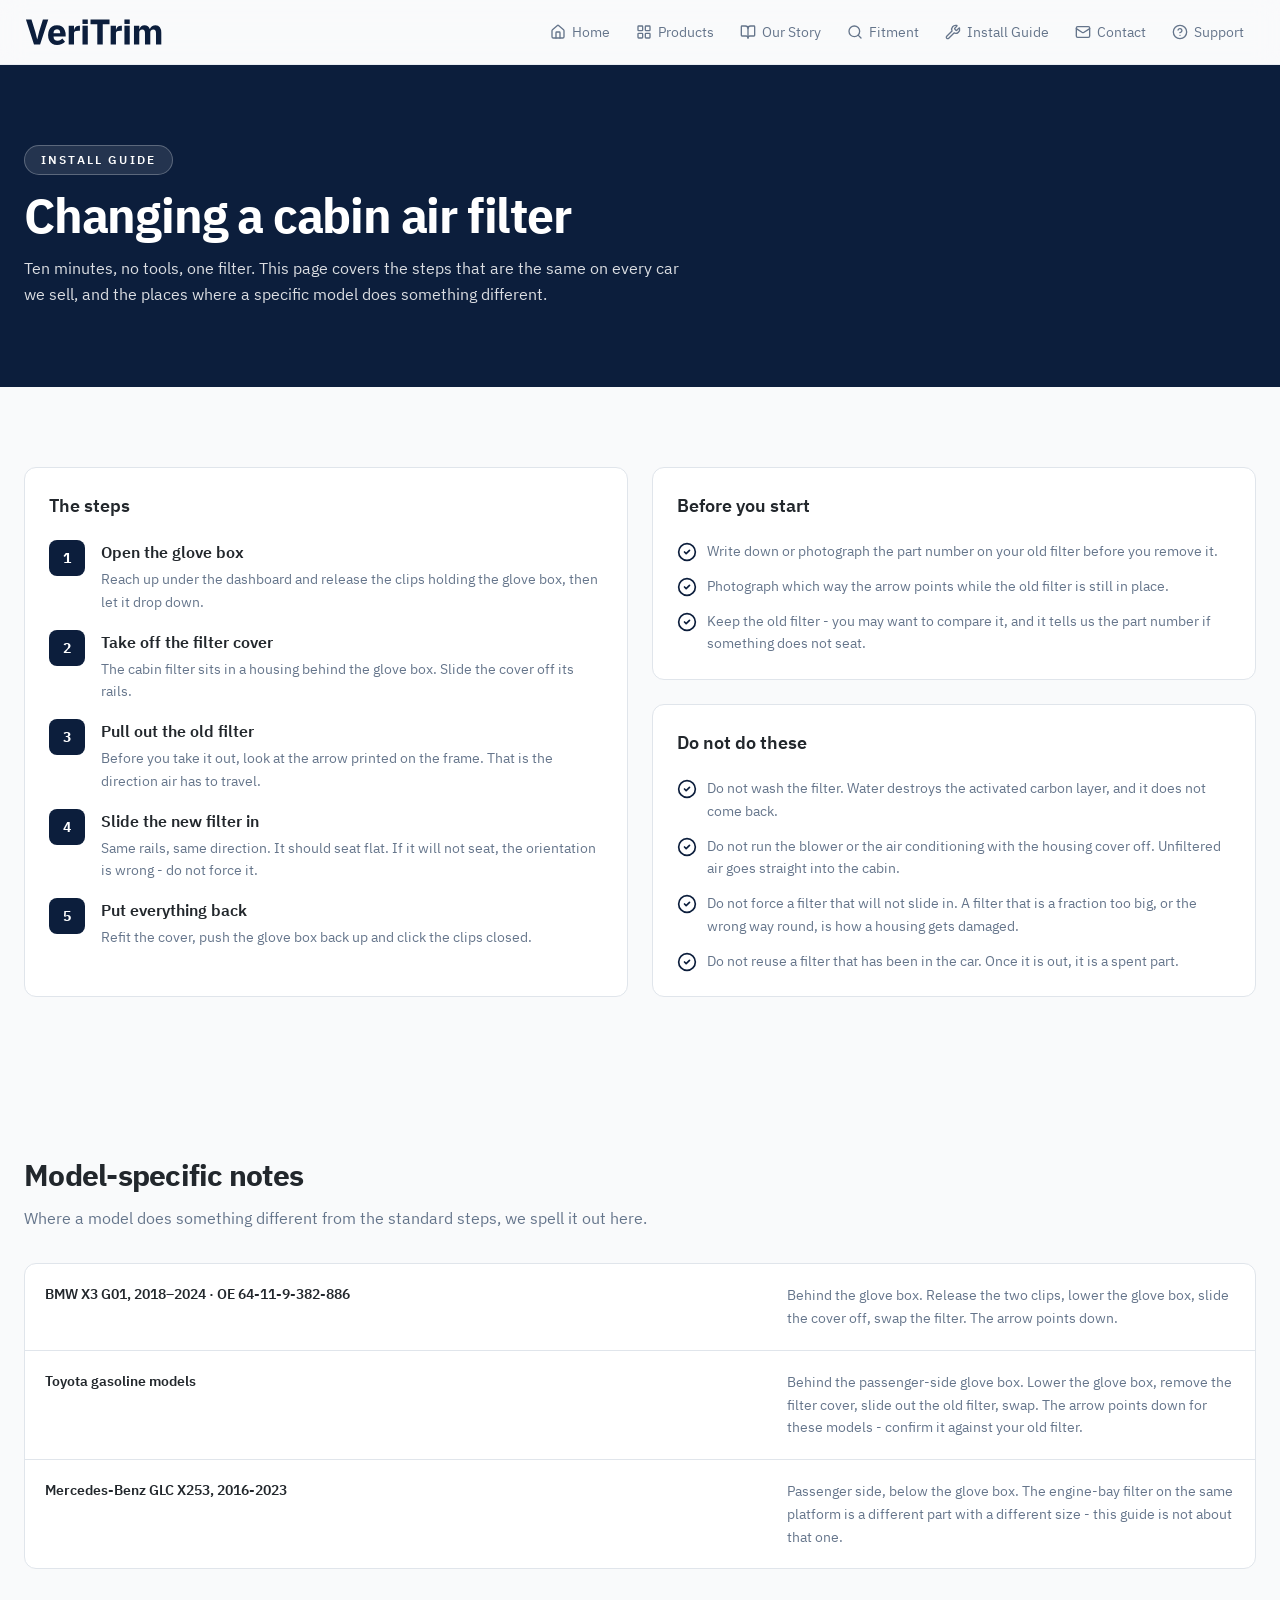
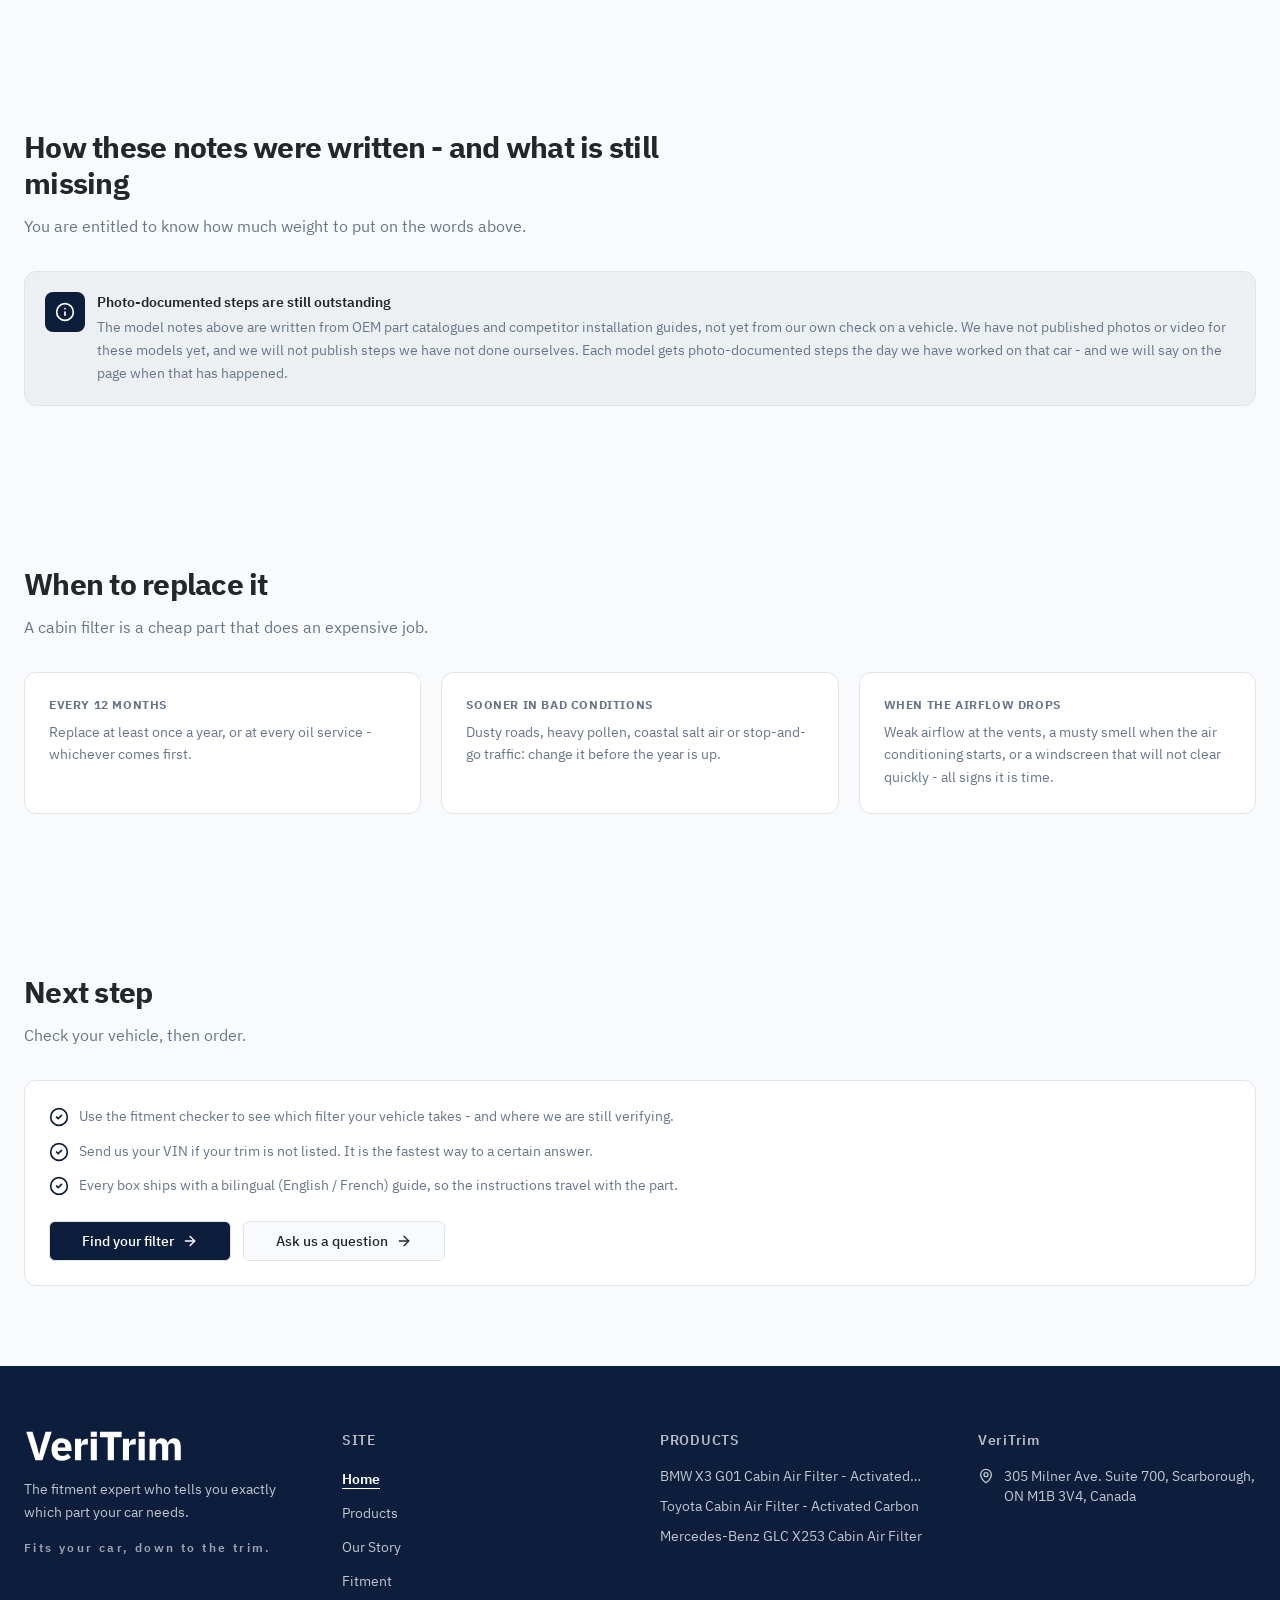
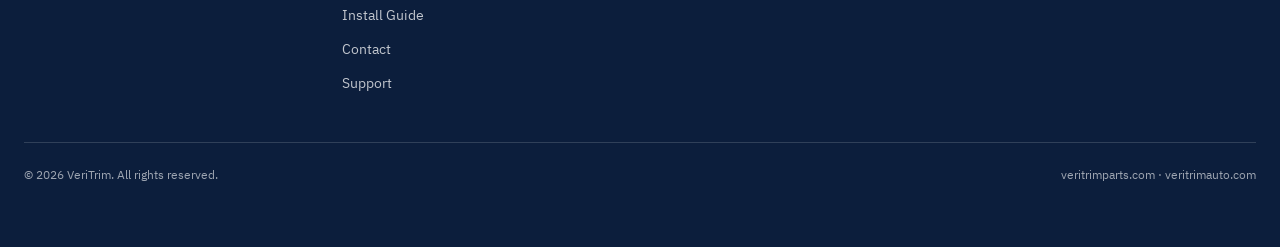
<file: guides/install-cabin-air-filter/index.html>
<!DOCTYPE html>
<html lang="en">
<head>
  <meta charset="UTF-8">
  <meta name="viewport" content="width=device-width, initial-scale=1.0">
  <title>Cabin Air Filter Installation Guide | VeriTrim</title>
  <meta name="description" content="How to change a cabin air filter in about ten minutes: the standard steps, model-specific notes for the X3 G01, Toyota platforms and GLC X253, and what is still unverified.">
  <link rel="canonical" href="https://veritrimparts.com/guides/install-cabin-air-filter/">
  <meta property="og:type" content="website">
  <meta property="og:site_name" content="VeriTrim">
  <meta property="og:url" content="https://veritrimparts.com/guides/install-cabin-air-filter/">
  <meta property="og:title" content="Cabin Air Filter Installation Guide | VeriTrim">
  <meta property="og:description" content="How to change a cabin air filter in about ten minutes: the standard steps, model-specific notes for the X3 G01, Toyota platforms and GLC X253, and what is still unverified.">
  <meta property="og:image" content="https://veritrimparts.com/images/hero-bg.webp">
  <meta name="twitter:card" content="summary_large_image">
  <meta name="twitter:title" content="Cabin Air Filter Installation Guide | VeriTrim">
  <meta name="twitter:description" content="How to change a cabin air filter in about ten minutes: the standard steps, model-specific notes for the X3 G01, Toyota platforms and GLC X253, and what is still unverified.">
  <meta name="twitter:image" content="https://veritrimparts.com/images/hero-bg.webp">
  <link rel="icon" type="image/svg+xml" href="data:image/svg+xml,%3Csvg xmlns='http://www.w3.org/2000/svg' viewBox='0 0 24 24' fill='none' stroke='%230B2A5B' stroke-width='2' stroke-linecap='round' stroke-linejoin='round'%3E%3Cpath d='M20 13c0 5-3.5 7.5-7.66 8.95a1 1 0 0 1-.67-.01C7.5 20.5 4 18 4 13V6a1 1 0 0 1 1-1c2 0 4.5-1.2 6.24-2.72a1.17 1.17 0 0 1 1.52 0C14.51 3.81 17 5 19 5a1 1 0 0 1 1 1z'%3E%3C/path%3E%3Cpath d='m9 12 2 2 4-4'%3E%3C/path%3E%3C/svg%3E">
  <link rel="stylesheet" href="../../css/fonts.css">
  <link rel="stylesheet" href="../../css/style.css">
  <script type="application/ld+json">{"@context":"https://schema.org","@type":"HowTo","name":"Changing a cabin air filter","totalTime":"PT10M","tool":[{"@type":"HowToTool","name":"None required"}],"step":[{"@type":"HowToStep","name":"Open the glove box","text":"Reach up under the dashboard and release the clips holding the glove box, then let it drop down."},{"@type":"HowToStep","name":"Take off the filter cover","text":"The cabin filter sits in a housing behind the glove box. Slide the cover off its rails."},{"@type":"HowToStep","name":"Pull out the old filter","text":"Before you take it out, look at the arrow printed on the frame. That is the direction air has to travel."},{"@type":"HowToStep","name":"Slide the new filter in","text":"Same rails, same direction. It should seat flat. If it will not seat, the orientation is wrong - do not force it."},{"@type":"HowToStep","name":"Put everything back","text":"Refit the cover, push the glove box back up and click the clips closed."}]}</script>
<script>window.VERITRIM_GA4_ID = "";</script>
  <script src="../../js/analytics.js" defer></script>
</head>
<body class="bg-background text-foreground">
<header class="sticky top-0 z-50 w-full border-b border-border/60 bg-background/85 backdrop-blur-md"><div class="mx-auto flex h-16 max-w-7xl items-center justify-between gap-4 px-4 md:px-6"><a class="flex items-center" href="../../index.html"><img src="../../images/wordmark/VeriTrim-wordmark-navy.svg" alt="VeriTrim" class="h-7 w-auto"></a><nav class="hidden items-center gap-0.5 lg:flex" aria-label="Primary"><a class="flex items-center gap-1.5 rounded-md px-3 py-2 text-sm transition-colors text-muted-foreground hover:bg-muted/60 hover:text-foreground" href="../../index.html"><svg xmlns="http://www.w3.org/2000/svg" width="24" height="24" viewBox="0 0 24 24" fill="none" stroke="currentColor" stroke-width="2" stroke-linecap="round" stroke-linejoin="round" class="lucide lucide-house size-4 shrink-0" aria-hidden="true"><path d="M15 21v-8a1 1 0 0 0-1-1h-4a1 1 0 0 0-1 1v8"></path><path d="M3 10a2 2 0 0 1 .709-1.528l7-6a2 2 0 0 1 2.582 0l7 6A2 2 0 0 1 21 10v9a2 2 0 0 1-2 2H5a2 2 0 0 1-2-2z"></path></svg>Home</a><a class="flex items-center gap-1.5 rounded-md px-3 py-2 text-sm transition-colors text-muted-foreground hover:bg-muted/60 hover:text-foreground" href="../../index.html#products"><svg xmlns="http://www.w3.org/2000/svg" width="24" height="24" viewBox="0 0 24 24" fill="none" stroke="currentColor" stroke-width="2" stroke-linecap="round" stroke-linejoin="round" class="lucide lucide-layout-grid size-4 shrink-0" aria-hidden="true"><rect width="7" height="7" x="3" y="3" rx="1"></rect><rect width="7" height="7" x="14" y="3" rx="1"></rect><rect width="7" height="7" x="14" y="14" rx="1"></rect><rect width="7" height="7" x="3" y="14" rx="1"></rect></svg>Products</a><a class="flex items-center gap-1.5 rounded-md px-3 py-2 text-sm transition-colors text-muted-foreground hover:bg-muted/60 hover:text-foreground" href="../../index.html#our-story"><svg xmlns="http://www.w3.org/2000/svg" width="24" height="24" viewBox="0 0 24 24" fill="none" stroke="currentColor" stroke-width="2" stroke-linecap="round" stroke-linejoin="round" class="lucide lucide-book-open size-4 shrink-0" aria-hidden="true"><path d="M12 7v14"></path><path d="M3 18a1 1 0 0 1-1-1V4a1 1 0 0 1 1-1h5a4 4 0 0 1 4 4 4 4 0 0 1 4-4h5a1 1 0 0 1 1 1v13a1 1 0 0 1-1 1h-6a3 3 0 0 0-3 3 3 3 0 0 0-3-3z"></path></svg>Our Story</a><a class="flex items-center gap-1.5 rounded-md px-3 py-2 text-sm transition-colors text-muted-foreground hover:bg-muted/60 hover:text-foreground" href="../../fitment/index.html"><svg xmlns="http://www.w3.org/2000/svg" width="24" height="24" viewBox="0 0 24 24" fill="none" stroke="currentColor" stroke-width="2" stroke-linecap="round" stroke-linejoin="round" class="lucide lucide-search size-4 shrink-0" aria-hidden="true"><path d="m21 21-4.34-4.34"></path><circle cx="11" cy="11" r="8"></circle></svg>Fitment</a><a class="flex items-center gap-1.5 rounded-md px-3 py-2 text-sm transition-colors text-muted-foreground hover:bg-muted/60 hover:text-foreground" href="../../guides/install-cabin-air-filter/index.html"><svg xmlns="http://www.w3.org/2000/svg" width="24" height="24" viewBox="0 0 24 24" fill="none" stroke="currentColor" stroke-width="2" stroke-linecap="round" stroke-linejoin="round" class="lucide lucide-wrench size-4 shrink-0" aria-hidden="true"><path d="M14.7 6.3a1 1 0 0 0 0 1.4l1.6 1.6a1 1 0 0 0 1.4 0l3.106-3.105c.32-.322.863-.22.983.218a6 6 0 0 1-8.259 7.057l-7.91 7.91a1 1 0 0 1-2.999-3l7.91-7.91a6 6 0 0 1 7.057-8.259c.438.12.54.662.219.984z"></path></svg>Install Guide</a><a class="flex items-center gap-1.5 rounded-md px-3 py-2 text-sm transition-colors text-muted-foreground hover:bg-muted/60 hover:text-foreground" href="../../support/"><svg xmlns="http://www.w3.org/2000/svg" width="24" height="24" viewBox="0 0 24 24" fill="none" stroke="currentColor" stroke-width="2" stroke-linecap="round" stroke-linejoin="round" class="lucide lucide-mail size-4 shrink-0" aria-hidden="true"><path d="m22 7-8.991 5.727a2 2 0 0 1-2.009 0L2 7"></path><rect x="2" y="4" width="20" height="16" rx="2"></rect></svg>Contact</a><a class="flex items-center gap-1.5 rounded-md px-3 py-2 text-sm transition-colors text-muted-foreground hover:bg-muted/60 hover:text-foreground" href="../../support/"><svg xmlns="http://www.w3.org/2000/svg" width="24" height="24" viewBox="0 0 24 24" fill="none" stroke="currentColor" stroke-width="2" stroke-linecap="round" stroke-linejoin="round" class="lucide lucide-help-circle size-4 shrink-0" aria-hidden="true"><circle cx="12" cy="12" r="10"></circle><path d="M9.09 9a3 3 0 0 1 5.83 1c0 2-3 3-3 3"></path><path d="M12 17h.01"></path></svg>Support</a></nav><div class="flex items-center gap-2 lg:hidden"><button data-slot="sheet-trigger" class="inline-flex items-center justify-center gap-2 whitespace-nowrap rounded-md text-sm font-medium focus-visible:outline-none focus-visible:ring-1 focus-visible:ring-ring disabled:pointer-events-none disabled:opacity-50 [&amp;_svg]:pointer-events-none [&amp;_svg]:size-4 [&amp;_svg]:shrink-0 hover-elevate active-elevate-2 border border-transparent h-9 w-9" aria-label="Open navigation menu" type="button" aria-haspopup="dialog" aria-expanded="false" data-state="closed"><svg xmlns="http://www.w3.org/2000/svg" width="24" height="24" viewBox="0 0 24 24" fill="none" stroke="currentColor" stroke-width="2" stroke-linecap="round" stroke-linejoin="round" class="lucide lucide-menu size-5" aria-hidden="true"><path d="M4 5h16"></path><path d="M4 12h16"></path><path d="M4 19h16"></path></svg></button></div></div></header><main class="flex-1"><section class="w-full bg-primary py-14 md:py-20">
  <div class="mx-auto max-w-7xl px-4 md:px-6">
    <div class="max-w-2xl text-primary-foreground">
      <p class="mb-4 inline-block rounded-full border border-primary-foreground/25 bg-primary-foreground/10 px-4 py-1.5 text-xs font-semibold uppercase tracking-[0.18em]">Install guide</p>
      <h1 class="text-3xl font-bold tracking-tight md:text-5xl">Changing a cabin air filter</h1>
      <p class="mt-4 leading-relaxed text-primary-foreground/85">Ten minutes, no tools, one filter. This page covers the steps that are the same on every car we sell, and the places where a specific model does something different.</p>
    </div>
  </div>
</section>
<section class="w-full py-14 md:py-20">
  <div class="mx-auto max-w-7xl px-4 md:px-6">
    <div class="grid grid-cols-1 gap-6 lg:grid-cols-2">
      <div class="rounded-xl border border-border bg-card p-6">
        <h2 class="text-lg font-semibold">The steps</h2>
        <ol class="mt-5 space-y-4">
          <li class="flex gap-4"><span class="flex size-9 shrink-0 items-center justify-center rounded-lg bg-primary text-sm font-bold text-primary-foreground">1</span><div class="min-w-0"><p class="font-semibold">Open the glove box</p><p class="mt-1 text-sm leading-relaxed text-muted-foreground">Reach up under the dashboard and release the clips holding the glove box, then let it drop down.</p></div></li>
          <li class="flex gap-4"><span class="flex size-9 shrink-0 items-center justify-center rounded-lg bg-primary text-sm font-bold text-primary-foreground">2</span><div class="min-w-0"><p class="font-semibold">Take off the filter cover</p><p class="mt-1 text-sm leading-relaxed text-muted-foreground">The cabin filter sits in a housing behind the glove box. Slide the cover off its rails.</p></div></li>
          <li class="flex gap-4"><span class="flex size-9 shrink-0 items-center justify-center rounded-lg bg-primary text-sm font-bold text-primary-foreground">3</span><div class="min-w-0"><p class="font-semibold">Pull out the old filter</p><p class="mt-1 text-sm leading-relaxed text-muted-foreground">Before you take it out, look at the arrow printed on the frame. That is the direction air has to travel.</p></div></li>
          <li class="flex gap-4"><span class="flex size-9 shrink-0 items-center justify-center rounded-lg bg-primary text-sm font-bold text-primary-foreground">4</span><div class="min-w-0"><p class="font-semibold">Slide the new filter in</p><p class="mt-1 text-sm leading-relaxed text-muted-foreground">Same rails, same direction. It should seat flat. If it will not seat, the orientation is wrong - do not force it.</p></div></li>
          <li class="flex gap-4"><span class="flex size-9 shrink-0 items-center justify-center rounded-lg bg-primary text-sm font-bold text-primary-foreground">5</span><div class="min-w-0"><p class="font-semibold">Put everything back</p><p class="mt-1 text-sm leading-relaxed text-muted-foreground">Refit the cover, push the glove box back up and click the clips closed.</p></div></li>
        </ol>
      </div>
      <div class="space-y-6">
        <div class="rounded-xl border border-border bg-card p-6">
          <h2 class="text-lg font-semibold">Before you start</h2>
          <ul class="mt-5 space-y-3">
            <li class="flex gap-2.5 text-sm leading-relaxed text-muted-foreground"><span class="mt-0.5 shrink-0 text-primary"><svg xmlns="http://www.w3.org/2000/svg" width="24" height="24" viewBox="0 0 24 24" fill="none" stroke="currentColor" stroke-width="2" stroke-linecap="round" stroke-linejoin="round" class="lucide lucide-circle-check size-5" aria-hidden="true"><circle cx="12" cy="12" r="10"></circle><path d="m9 12 2 2 4-4"></path></svg></span><span>Write down or photograph the part number on your old filter before you remove it.</span></li>
            <li class="flex gap-2.5 text-sm leading-relaxed text-muted-foreground"><span class="mt-0.5 shrink-0 text-primary"><svg xmlns="http://www.w3.org/2000/svg" width="24" height="24" viewBox="0 0 24 24" fill="none" stroke="currentColor" stroke-width="2" stroke-linecap="round" stroke-linejoin="round" class="lucide lucide-circle-check size-5" aria-hidden="true"><circle cx="12" cy="12" r="10"></circle><path d="m9 12 2 2 4-4"></path></svg></span><span>Photograph which way the arrow points while the old filter is still in place.</span></li>
            <li class="flex gap-2.5 text-sm leading-relaxed text-muted-foreground"><span class="mt-0.5 shrink-0 text-primary"><svg xmlns="http://www.w3.org/2000/svg" width="24" height="24" viewBox="0 0 24 24" fill="none" stroke="currentColor" stroke-width="2" stroke-linecap="round" stroke-linejoin="round" class="lucide lucide-circle-check size-5" aria-hidden="true"><circle cx="12" cy="12" r="10"></circle><path d="m9 12 2 2 4-4"></path></svg></span><span>Keep the old filter - you may want to compare it, and it tells us the part number if something does not seat.</span></li>
          </ul>
        </div>
        <div class="rounded-xl border border-border bg-card p-6">
          <h2 class="text-lg font-semibold">Do not do these</h2>
          <ul class="mt-5 space-y-3">
            <li class="flex gap-2.5 text-sm leading-relaxed text-muted-foreground"><span class="mt-0.5 shrink-0 text-primary"><svg xmlns="http://www.w3.org/2000/svg" width="24" height="24" viewBox="0 0 24 24" fill="none" stroke="currentColor" stroke-width="2" stroke-linecap="round" stroke-linejoin="round" class="lucide lucide-circle-check size-5" aria-hidden="true"><circle cx="12" cy="12" r="10"></circle><path d="m9 12 2 2 4-4"></path></svg></span><span>Do not wash the filter. Water destroys the activated carbon layer, and it does not come back.</span></li>
            <li class="flex gap-2.5 text-sm leading-relaxed text-muted-foreground"><span class="mt-0.5 shrink-0 text-primary"><svg xmlns="http://www.w3.org/2000/svg" width="24" height="24" viewBox="0 0 24 24" fill="none" stroke="currentColor" stroke-width="2" stroke-linecap="round" stroke-linejoin="round" class="lucide lucide-circle-check size-5" aria-hidden="true"><circle cx="12" cy="12" r="10"></circle><path d="m9 12 2 2 4-4"></path></svg></span><span>Do not run the blower or the air conditioning with the housing cover off. Unfiltered air goes straight into the cabin.</span></li>
            <li class="flex gap-2.5 text-sm leading-relaxed text-muted-foreground"><span class="mt-0.5 shrink-0 text-primary"><svg xmlns="http://www.w3.org/2000/svg" width="24" height="24" viewBox="0 0 24 24" fill="none" stroke="currentColor" stroke-width="2" stroke-linecap="round" stroke-linejoin="round" class="lucide lucide-circle-check size-5" aria-hidden="true"><circle cx="12" cy="12" r="10"></circle><path d="m9 12 2 2 4-4"></path></svg></span><span>Do not force a filter that will not slide in. A filter that is a fraction too big, or the wrong way round, is how a housing gets damaged.</span></li>
            <li class="flex gap-2.5 text-sm leading-relaxed text-muted-foreground"><span class="mt-0.5 shrink-0 text-primary"><svg xmlns="http://www.w3.org/2000/svg" width="24" height="24" viewBox="0 0 24 24" fill="none" stroke="currentColor" stroke-width="2" stroke-linecap="round" stroke-linejoin="round" class="lucide lucide-circle-check size-5" aria-hidden="true"><circle cx="12" cy="12" r="10"></circle><path d="m9 12 2 2 4-4"></path></svg></span><span>Do not reuse a filter that has been in the car. Once it is out, it is a spent part.</span></li>
          </ul>
        </div>
      </div>
    </div>
  </div>
</section><section class="w-full py-14 md:py-20"><div class="mx-auto max-w-7xl px-4 md:px-6"><div class="mb-8 max-w-2xl"><h2 class="text-2xl font-bold tracking-tight md:text-3xl">Model-specific notes</h2><p class="mt-3 leading-relaxed text-muted-foreground">Where a model does something different from the standard steps, we spell it out here.</p></div><div class="rounded-xl border border-border bg-card"><div class="flex flex-wrap items-start justify-between gap-3 border-b border-border p-5 last:border-b-0"><p class="text-sm font-semibold">BMW X3 G01, 2018–2024 · OE 64-11-9-382-886</p><p class="max-w-md text-sm leading-relaxed text-muted-foreground">Behind the glove box. Release the two clips, lower the glove box, slide the cover off, swap the filter. The arrow points down.</p></div><div class="flex flex-wrap items-start justify-between gap-3 border-b border-border p-5 last:border-b-0"><p class="text-sm font-semibold">Toyota gasoline models</p><p class="max-w-md text-sm leading-relaxed text-muted-foreground">Behind the passenger-side glove box. Lower the glove box, remove the filter cover, slide out the old filter, swap. The arrow points down for these models - confirm it against your old filter.</p></div><div class="flex flex-wrap items-start justify-between gap-3 border-b border-border p-5 last:border-b-0"><p class="text-sm font-semibold">Mercedes-Benz GLC X253, 2016-2023</p><p class="max-w-md text-sm leading-relaxed text-muted-foreground">Passenger side, below the glove box. The engine-bay filter on the same platform is a different part with a different size - this guide is not about that one.</p></div></div></div></section><section class="w-full py-14 md:py-20"><div class="mx-auto max-w-7xl px-4 md:px-6"><div class="mb-8 max-w-2xl"><h2 class="text-2xl font-bold tracking-tight md:text-3xl">How these notes were written - and what is still missing</h2><p class="mt-3 leading-relaxed text-muted-foreground">You are entitled to know how much weight to put on the words above.</p></div><div class="rounded-xl border border-border bg-muted p-5"><div class="flex items-start gap-3"><span class="flex size-10 shrink-0 items-center justify-center rounded-lg bg-primary text-primary-foreground"><svg xmlns="http://www.w3.org/2000/svg" width="24" height="24" viewBox="0 0 24 24" fill="none" stroke="currentColor" stroke-width="2" stroke-linecap="round" stroke-linejoin="round" class="lucide lucide-info size-5" aria-hidden="true"><circle cx="12" cy="12" r="10"></circle><path d="M12 16v-4"></path><path d="M12 8h.01"></path></svg></span><div class="min-w-0"><p class="text-sm font-semibold">Photo-documented steps are still outstanding</p><p class="mt-1 text-sm leading-relaxed text-muted-foreground">The model notes above are written from OEM part catalogues and competitor installation guides, not yet from our own check on a vehicle. We have not published photos or video for these models yet, and we will not publish steps we have not done ourselves. Each model gets photo-documented steps the day we have worked on that car - and we will say on the page when that has happened.</p></div></div></div></div></section><section class="w-full py-14 md:py-20"><div class="mx-auto max-w-7xl px-4 md:px-6"><div class="mb-8 max-w-2xl"><h2 class="text-2xl font-bold tracking-tight md:text-3xl">When to replace it</h2><p class="mt-3 leading-relaxed text-muted-foreground">A cabin filter is a cheap part that does an expensive job.</p></div><div class="grid grid-cols-1 gap-5 md:grid-cols-3"><div class="rounded-xl border border-border bg-card p-6"><p class="text-xs font-bold uppercase tracking-wider text-muted-foreground">Every 12 months</p><p class="mt-2 text-sm leading-relaxed text-muted-foreground">Replace at least once a year, or at every oil service - whichever comes first.</p></div><div class="rounded-xl border border-border bg-card p-6"><p class="text-xs font-bold uppercase tracking-wider text-muted-foreground">Sooner in bad conditions</p><p class="mt-2 text-sm leading-relaxed text-muted-foreground">Dusty roads, heavy pollen, coastal salt air or stop-and-go traffic: change it before the year is up.</p></div><div class="rounded-xl border border-border bg-card p-6"><p class="text-xs font-bold uppercase tracking-wider text-muted-foreground">When the airflow drops</p><p class="mt-2 text-sm leading-relaxed text-muted-foreground">Weak airflow at the vents, a musty smell when the air conditioning starts, or a windscreen that will not clear quickly - all signs it is time.</p></div></div></div></section><section class="w-full py-14 md:py-20"><div class="mx-auto max-w-7xl px-4 md:px-6"><div class="mb-8 max-w-2xl"><h2 class="text-2xl font-bold tracking-tight md:text-3xl">Next step</h2><p class="mt-3 leading-relaxed text-muted-foreground">Check your vehicle, then order.</p></div><div class="rounded-xl border border-border bg-card p-6"><ul class="space-y-3"><li class="flex gap-2.5 text-sm leading-relaxed text-muted-foreground"><span class="mt-0.5 shrink-0 text-primary"><svg xmlns="http://www.w3.org/2000/svg" width="24" height="24" viewBox="0 0 24 24" fill="none" stroke="currentColor" stroke-width="2" stroke-linecap="round" stroke-linejoin="round" class="lucide lucide-circle-check size-5" aria-hidden="true"><circle cx="12" cy="12" r="10"></circle><path d="m9 12 2 2 4-4"></path></svg></span><span>Use the fitment checker to see which filter your vehicle takes - and where we are still verifying.</span></li><li class="flex gap-2.5 text-sm leading-relaxed text-muted-foreground"><span class="mt-0.5 shrink-0 text-primary"><svg xmlns="http://www.w3.org/2000/svg" width="24" height="24" viewBox="0 0 24 24" fill="none" stroke="currentColor" stroke-width="2" stroke-linecap="round" stroke-linejoin="round" class="lucide lucide-circle-check size-5" aria-hidden="true"><circle cx="12" cy="12" r="10"></circle><path d="m9 12 2 2 4-4"></path></svg></span><span>Send us your VIN if your trim is not listed. It is the fastest way to a certain answer.</span></li><li class="flex gap-2.5 text-sm leading-relaxed text-muted-foreground"><span class="mt-0.5 shrink-0 text-primary"><svg xmlns="http://www.w3.org/2000/svg" width="24" height="24" viewBox="0 0 24 24" fill="none" stroke="currentColor" stroke-width="2" stroke-linecap="round" stroke-linejoin="round" class="lucide lucide-circle-check size-5" aria-hidden="true"><circle cx="12" cy="12" r="10"></circle><path d="m9 12 2 2 4-4"></path></svg></span><span>Every box ships with a bilingual (English / French) guide, so the instructions travel with the part.</span></li></ul><div class="mt-6 flex flex-wrap gap-3"><a class="inline-flex items-center justify-center gap-2 whitespace-nowrap rounded-md text-sm font-medium focus-visible:outline-none focus-visible:ring-1 focus-visible:ring-ring disabled:pointer-events-none disabled:opacity-50 [&_svg]:pointer-events-none [&_svg]:size-4 [&_svg]:shrink-0 border min-h-10 px-8 border-border bg-primary text-primary-foreground" href="../../fitment/index.html">Find your filter<svg xmlns="http://www.w3.org/2000/svg" width="24" height="24" viewBox="0 0 24 24" fill="none" stroke="currentColor" stroke-width="2" stroke-linecap="round" stroke-linejoin="round" class="lucide lucide-arrow-right size-4" aria-hidden="true"><path d="M5 12h14"></path><path d="m12 5 7 7-7 7"></path></svg></a><a class="inline-flex items-center justify-center gap-2 whitespace-nowrap rounded-md text-sm font-medium focus-visible:outline-none focus-visible:ring-1 focus-visible:ring-ring disabled:pointer-events-none disabled:opacity-50 [&_svg]:pointer-events-none [&_svg]:size-4 [&_svg]:shrink-0 border min-h-10 px-8 border-border bg-background text-foreground" href="../../support/">Ask us a question<svg xmlns="http://www.w3.org/2000/svg" width="24" height="24" viewBox="0 0 24 24" fill="none" stroke="currentColor" stroke-width="2" stroke-linecap="round" stroke-linejoin="round" class="lucide lucide-arrow-right size-4" aria-hidden="true"><path d="M5 12h14"></path><path d="m12 5 7 7-7 7"></path></svg></a></div></div></div></section></main>
<footer class="w-full bg-primary text-primary-foreground"><div class="mx-auto max-w-7xl px-4 py-12 md:px-6 md:py-16"><div class="grid grid-cols-1 gap-10 md:grid-cols-2 lg:grid-cols-4"><div class="space-y-4"><div class="flex items-center"><img src="../../images/wordmark/VeriTrim-wordmark-white-transparent.svg" alt="VeriTrim" class="h-8 w-auto"></div><p class="text-sm leading-relaxed text-primary-foreground/75">The fitment expert who tells you exactly which part your car needs.</p><p class="text-xs font-semibold tracking-[0.2em] text-primary-foreground/60">Fits your car, down to the trim.</p></div><div><h3 class="mb-4 text-sm font-semibold uppercase tracking-wider text-primary-foreground/70">Site</h3><ul class="space-y-2.5"><li><a aria-current="page" class="text-sm font-semibold text-primary-foreground underline underline-offset-4" href="../../index.html">Home</a></li><li><a class="text-sm text-primary-foreground/75 transition-colors hover:text-primary-foreground" href="../../index.html#products">Products</a></li><li><a class="text-sm text-primary-foreground/75 transition-colors hover:text-primary-foreground" href="../../index.html#our-story">Our Story</a></li><li><a class="text-sm text-primary-foreground/75 transition-colors hover:text-primary-foreground" href="../../fitment/index.html">Fitment</a></li><li><a class="text-sm text-primary-foreground/75 transition-colors hover:text-primary-foreground" href="../../guides/install-cabin-air-filter/index.html">Install Guide</a></li><li><a class="text-sm text-primary-foreground/75 transition-colors hover:text-primary-foreground" href="../../support/">Contact</a></li><li><a class="text-sm text-primary-foreground/75 transition-colors hover:text-primary-foreground" href="../../support/">Support</a></li></ul></div><div><h3 class="mb-4 text-sm font-semibold uppercase tracking-wider text-primary-foreground/70">Products</h3><ul class="space-y-2.5"><li><a class="line-clamp-1 text-sm text-primary-foreground/75 transition-colors hover:text-primary-foreground" href="../../products/bmw-x3-g01-cabin-air-filter/index.html">BMW X3 G01 Cabin Air Filter - Activated Carbon</a></li><li><a class="line-clamp-1 text-sm text-primary-foreground/75 transition-colors hover:text-primary-foreground" href="../../products/toyota-cabin-air-filter/index.html">Toyota Cabin Air Filter - Activated Carbon</a></li><li><a class="line-clamp-1 text-sm text-primary-foreground/75 transition-colors hover:text-primary-foreground" href="../../products/mercedes-benz-glc-x253-cabin-air-filter/index.html">Mercedes-Benz GLC X253 Cabin Air Filter</a></li></ul></div><div><h3 class="mb-4 text-sm font-semibold tracking-wider text-primary-foreground/70">VeriTrim</h3><ul class="space-y-3 text-sm text-primary-foreground/75"><li class="flex gap-2.5"><svg xmlns="http://www.w3.org/2000/svg" width="24" height="24" viewBox="0 0 24 24" fill="none" stroke="currentColor" stroke-width="2" stroke-linecap="round" stroke-linejoin="round" class="lucide lucide-map-pin mt-0.5 size-4 shrink-0" aria-hidden="true"><path d="M20 10c0 4.993-5.539 10.193-7.399 11.799a1 1 0 0 1-1.202 0C9.539 20.193 4 14.993 4 10a8 8 0 0 1 16 0"></path><circle cx="12" cy="10" r="3"></circle></svg><span>305 Milner Ave. Suite 700, Scarborough, ON M1B 3V4, Canada</span></li></ul></div></div><div class="mt-12 flex flex-col items-start justify-between gap-3 border-t border-primary-foreground/15 pt-6 text-xs text-primary-foreground/60 md:flex-row md:items-center"><p>© 2026 VeriTrim. All rights reserved.</p><p>veritrimparts.com · veritrimauto.com</p></div></div></footer>
</body>
</html>
</file>
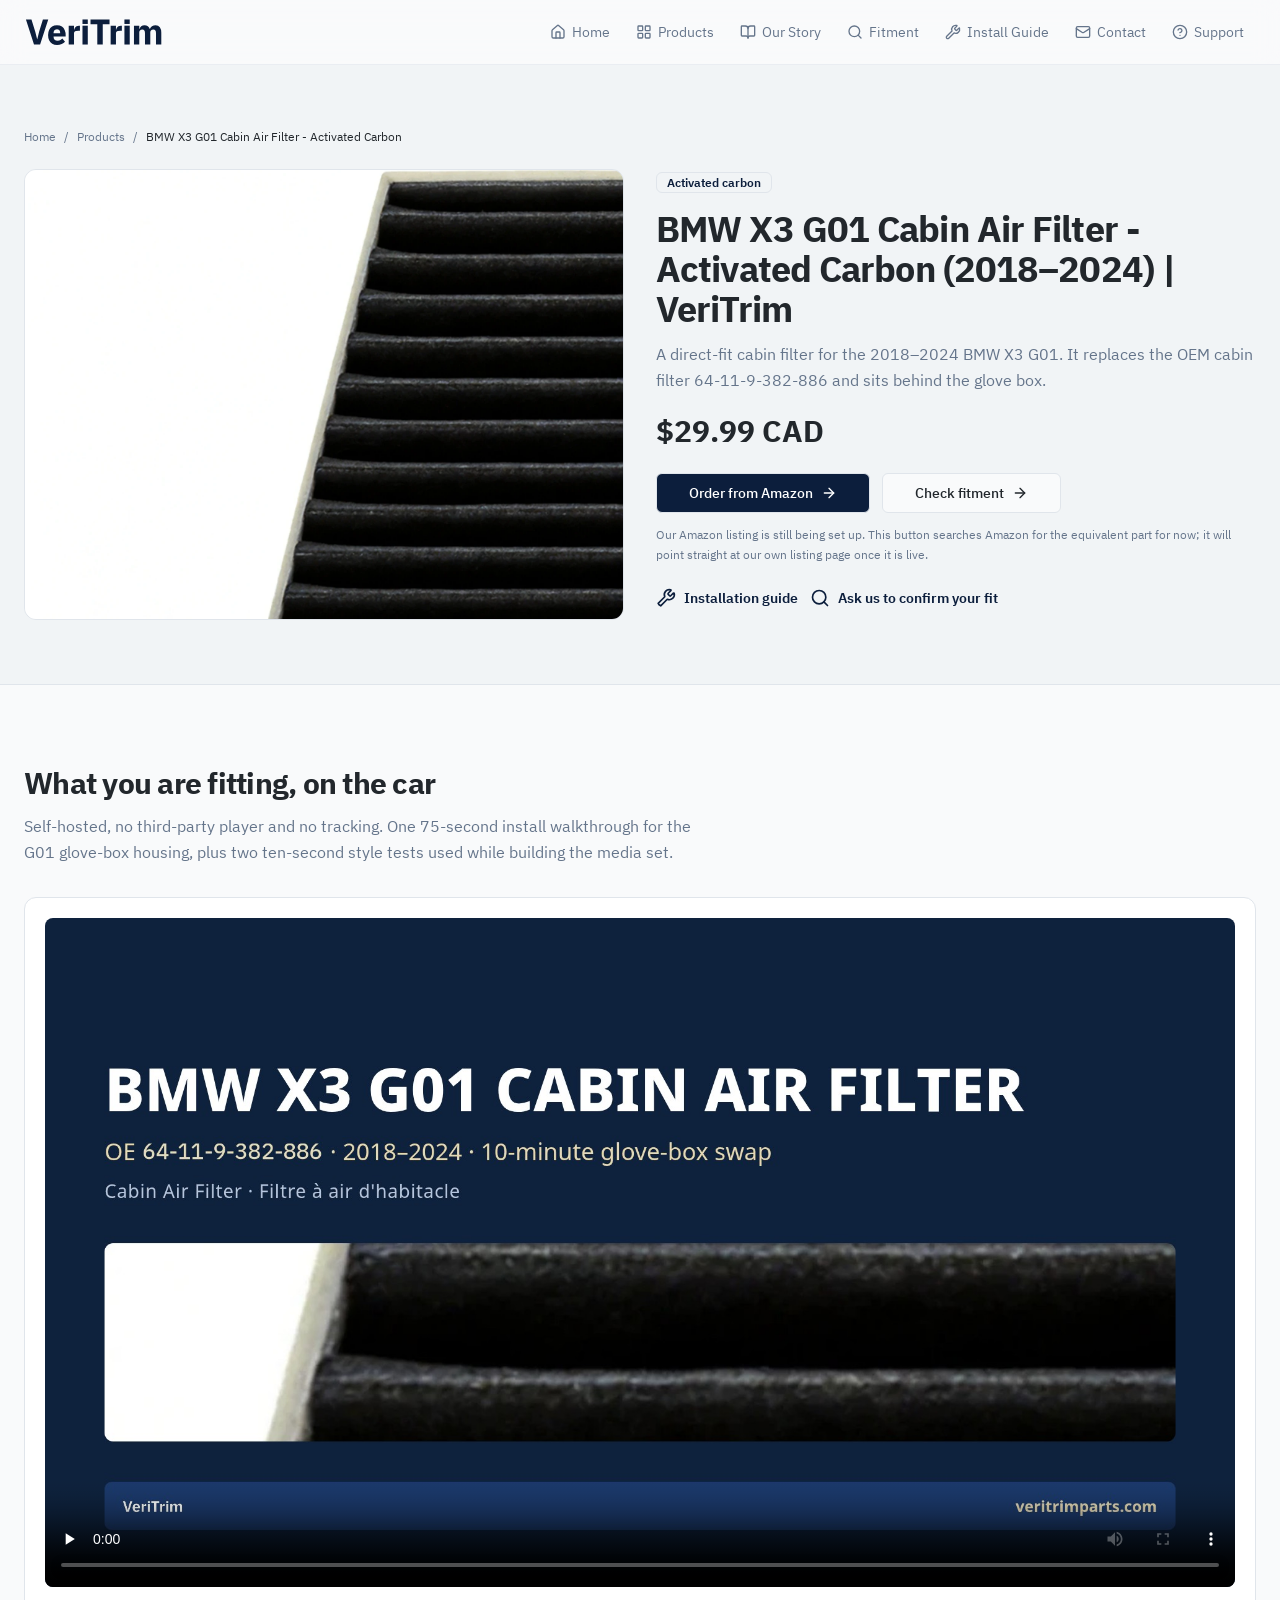
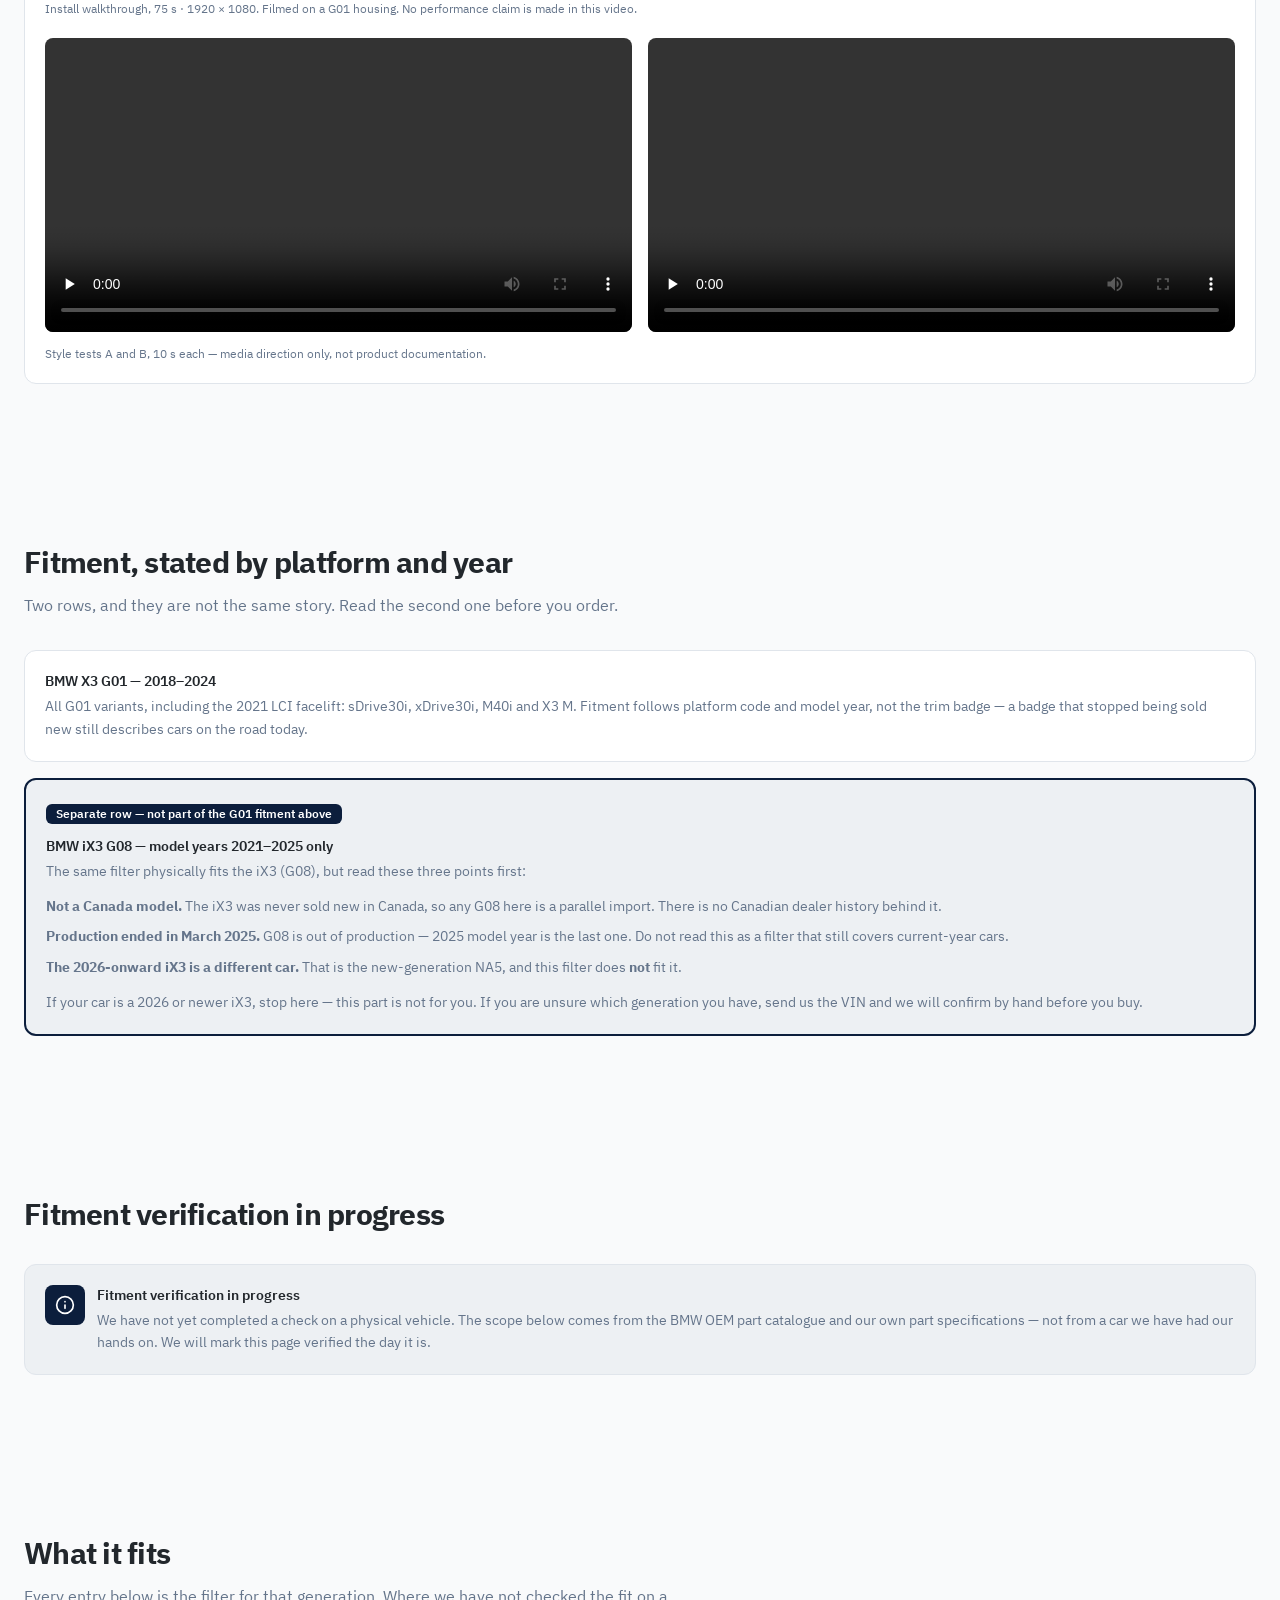
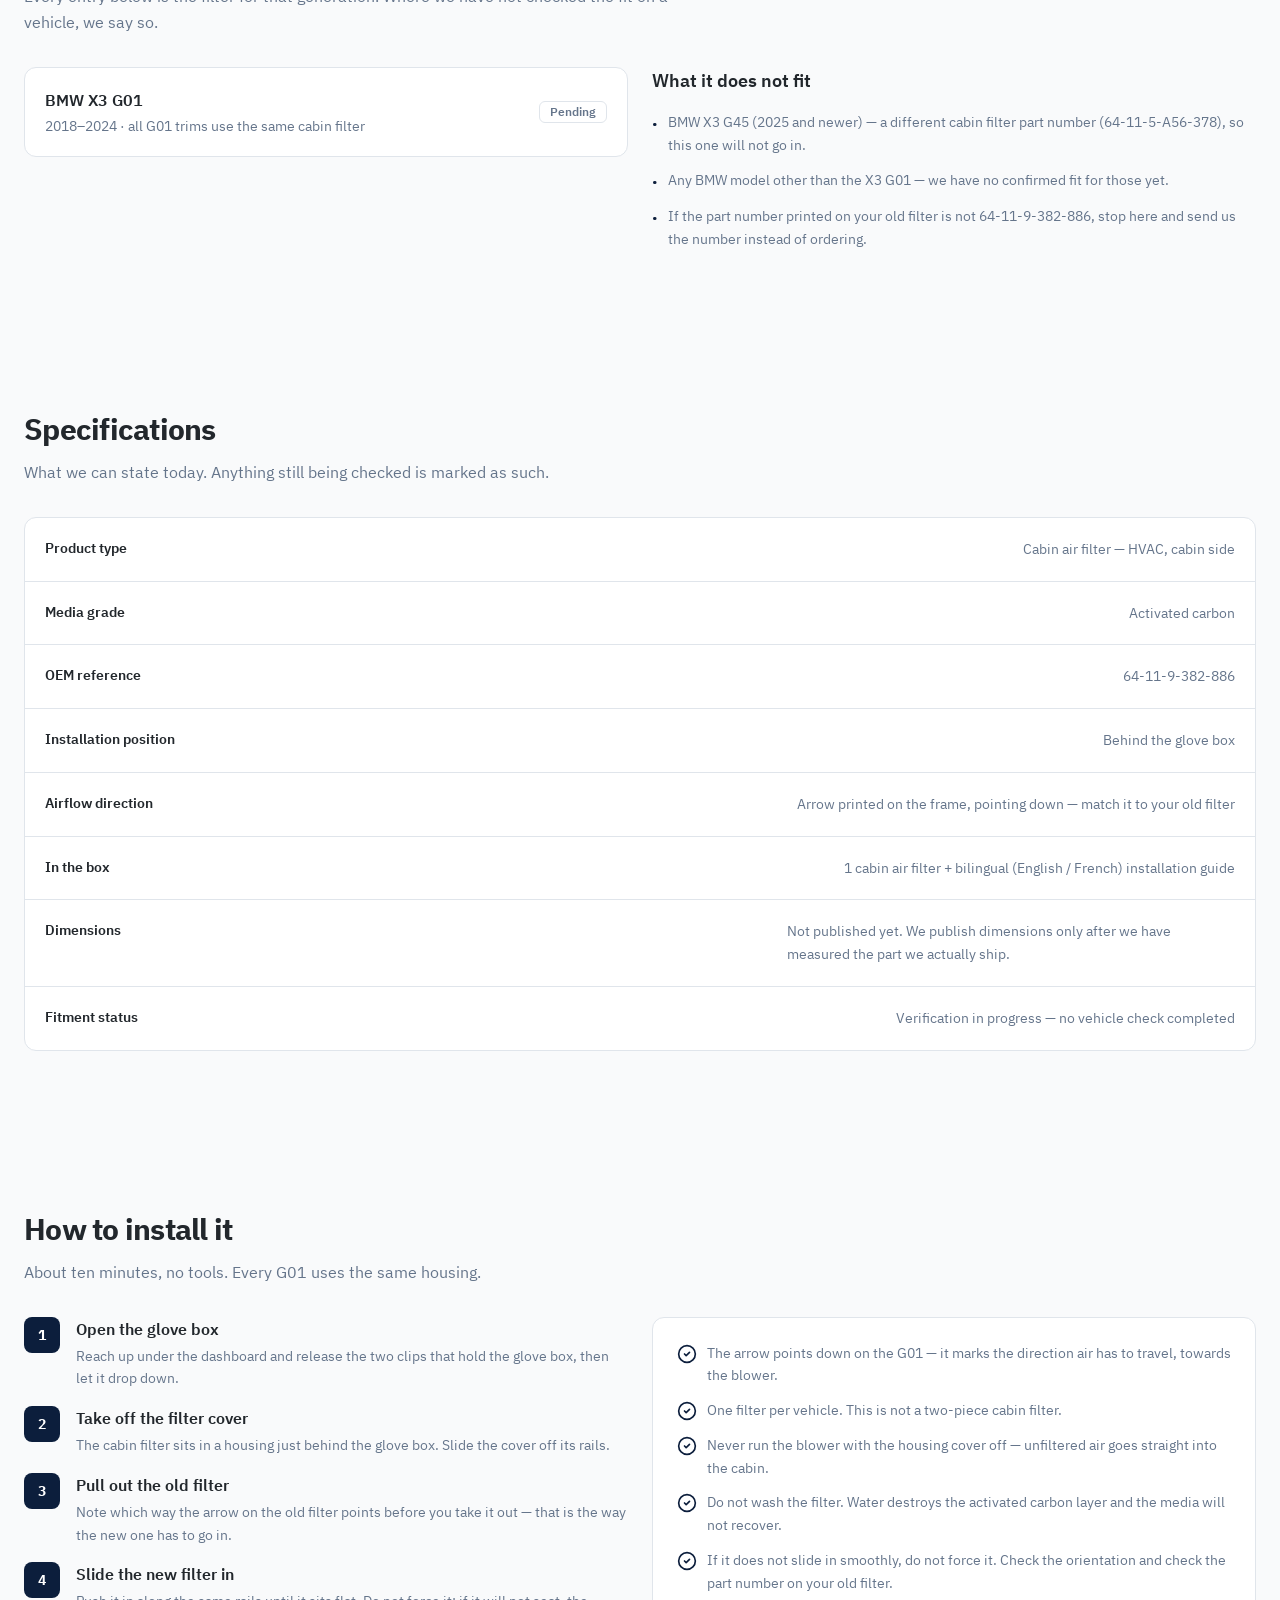
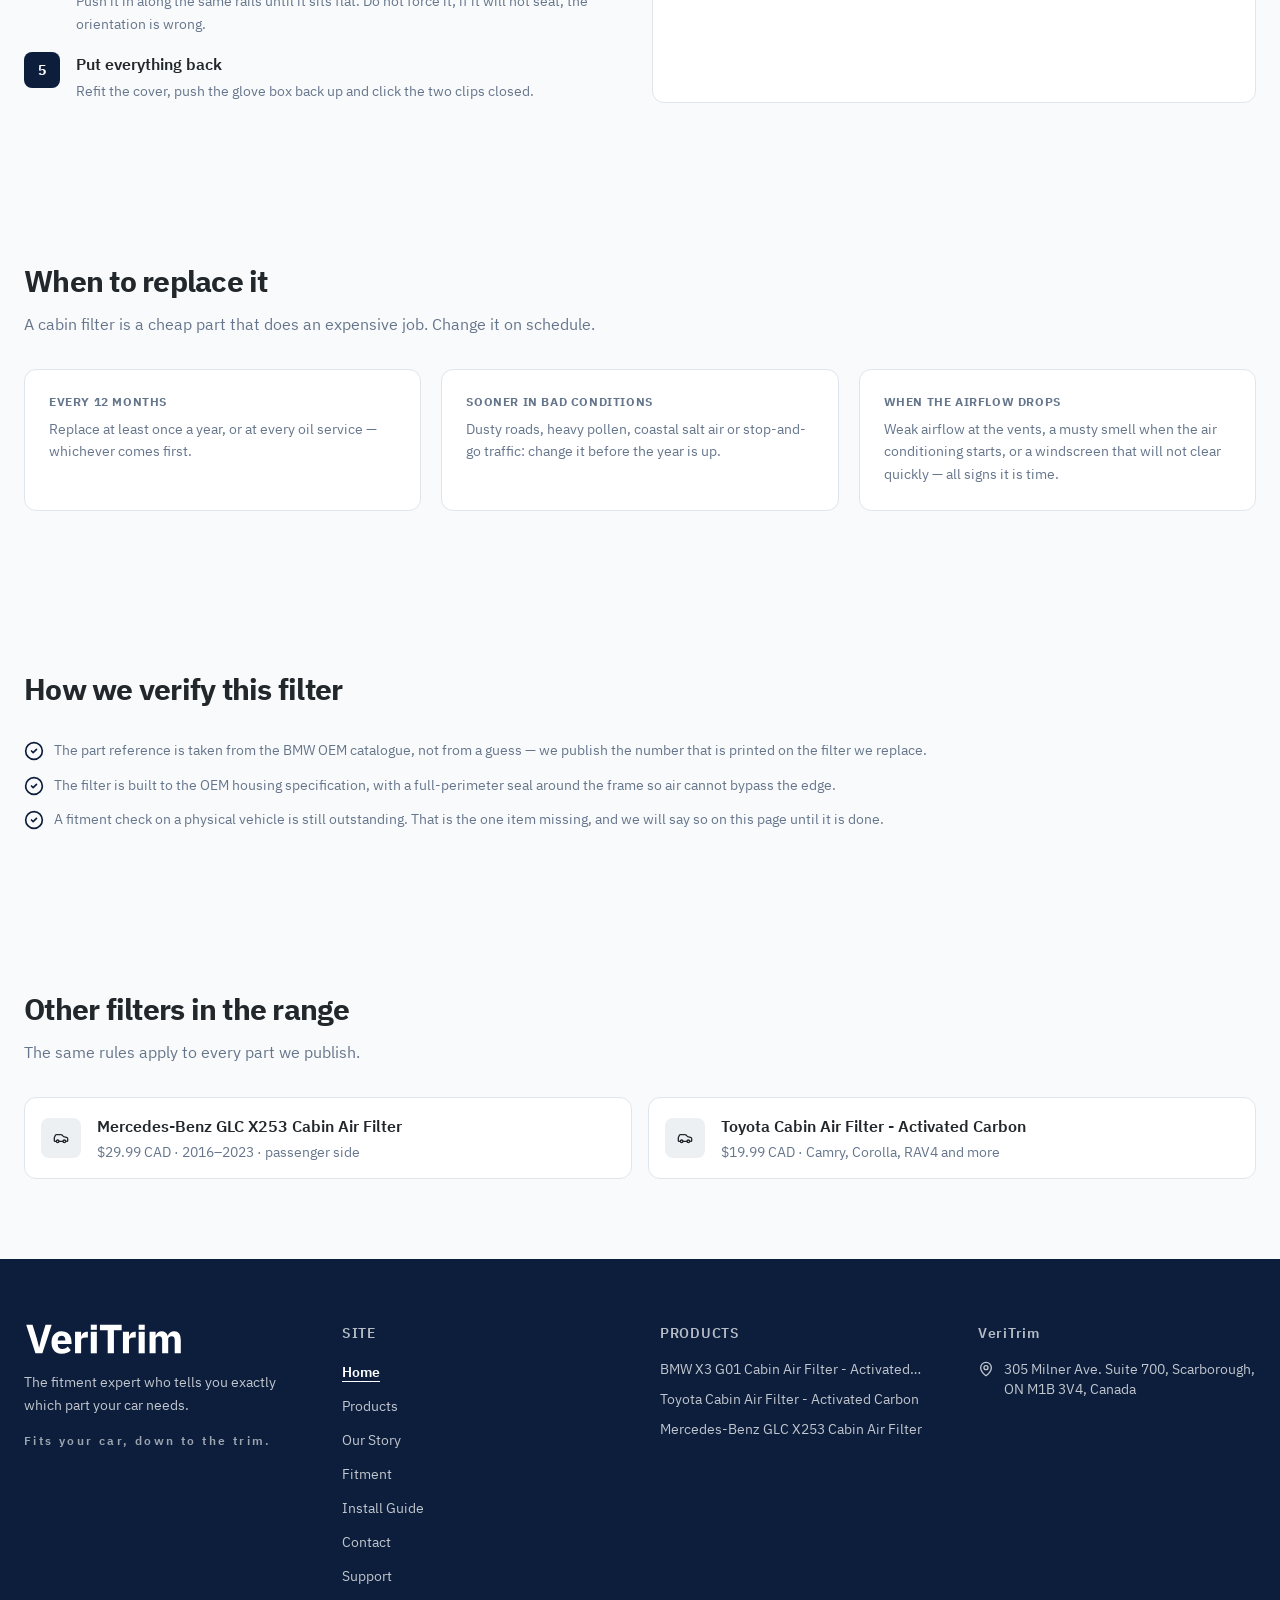
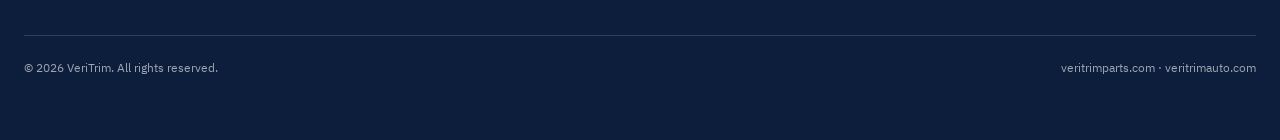
<file: products/bmw-x3-g01-cabin-air-filter/index.html>
<!DOCTYPE html>
<html lang="en">
<head>
  <meta charset="UTF-8">
  <meta name="viewport" content="width=device-width, initial-scale=1.0">
  <title>BMW X3 G01 Cabin Air Filter - Activated Carbon (2018–2024) | VeriTrim</title>
  <meta name="description" content="Direct-fit activated carbon cabin air filter for the 2018–2024 BMW X3 G01. Replaces OE 64-11-9-382-886. Fitment status stated plainly.">
  <link rel="canonical" href="https://veritrimparts.com/products/bmw-x3-g01-cabin-air-filter/">
  <meta property="og:type" content="product">
  <meta property="og:site_name" content="VeriTrim">
  <meta property="og:url" content="https://veritrimparts.com/products/bmw-x3-g01-cabin-air-filter/">
  <meta property="og:title" content="BMW X3 G01 Cabin Air Filter - Activated Carbon (2018–2024) | VeriTrim">
  <meta property="og:description" content="Direct-fit activated carbon cabin air filter for the 2018–2024 BMW X3 G01. Replaces OE 64-11-9-382-886. Fitment status stated plainly.">
  <meta property="og:image" content="https://veritrimparts.com/images/bmw-x3-product.webp">
  <meta name="twitter:card" content="summary_large_image">
  <meta name="twitter:title" content="BMW X3 G01 Cabin Air Filter - Activated Carbon (2018–2024) | VeriTrim">
  <meta name="twitter:description" content="Direct-fit activated carbon cabin air filter for the 2018–2024 BMW X3 G01. Replaces OE 64-11-9-382-886. Fitment status stated plainly.">
  <meta name="twitter:image" content="https://veritrimparts.com/images/bmw-x3-product.webp">
  <link rel="icon" type="image/svg+xml" href="data:image/svg+xml,%3Csvg xmlns='http://www.w3.org/2000/svg' viewBox='0 0 24 24' fill='none' stroke='%230B2A5B' stroke-width='2' stroke-linecap='round' stroke-linejoin='round'%3E%3Cpath d='M20 13c0 5-3.5 7.5-7.66 8.95a1 1 0 0 1-.67-.01C7.5 20.5 4 18 4 13V6a1 1 0 0 1 1-1c2 0 4.5-1.2 6.24-2.72a1.17 1.17 0 0 1 1.52 0C14.51 3.81 17 5 19 5a1 1 0 0 1 1 1z'%3E%3C/path%3E%3Cpath d='m9 12 2 2 4-4'%3E%3C/path%3E%3C/svg%3E">
  <link rel="stylesheet" href="../../css/fonts.css">
  <link rel="stylesheet" href="../../css/style.css">
  <script>window.VERITRIM_GA4_ID = "";</script>
  <script src="../../js/analytics.js" defer></script>
  <script type="application/ld+json">{"@context": "https://schema.org", "@type": "Product", "name": "BMW X3 G01 Cabin Air Filter - Activated Carbon (2018–2024) | VeriTrim", "description": "Direct-fit activated carbon cabin air filter for the 2018–2024 BMW X3 G01, replacing OEM 64-11-9-382-886.", "image": "https://veritrimparts.com/images/bmw-x3-product.webp", "brand": {"@type": "Brand", "name": "VeriTrim"}}</script>
</head>
<body class="bg-background text-foreground">
<header class="sticky top-0 z-50 w-full border-b border-border/60 bg-background/85 backdrop-blur-md"><div class="mx-auto flex h-16 max-w-7xl items-center justify-between gap-4 px-4 md:px-6"><a class="flex items-center" href="../../index.html"><img src="../../images/wordmark/VeriTrim-wordmark-navy.svg" alt="VeriTrim" class="h-7 w-auto"></a><nav class="hidden items-center gap-0.5 lg:flex" aria-label="Primary"><a class="flex items-center gap-1.5 rounded-md px-3 py-2 text-sm transition-colors text-muted-foreground hover:bg-muted/60 hover:text-foreground" href="../../index.html"><svg xmlns="http://www.w3.org/2000/svg" width="24" height="24" viewBox="0 0 24 24" fill="none" stroke="currentColor" stroke-width="2" stroke-linecap="round" stroke-linejoin="round" class="lucide lucide-house size-4 shrink-0" aria-hidden="true"><path d="M15 21v-8a1 1 0 0 0-1-1h-4a1 1 0 0 0-1 1v8"></path><path d="M3 10a2 2 0 0 1 .709-1.528l7-6a2 2 0 0 1 2.582 0l7 6A2 2 0 0 1 21 10v9a2 2 0 0 1-2 2H5a2 2 0 0 1-2-2z"></path></svg>Home</a><a class="flex items-center gap-1.5 rounded-md px-3 py-2 text-sm transition-colors text-muted-foreground hover:bg-muted/60 hover:text-foreground" href="../../index.html#products"><svg xmlns="http://www.w3.org/2000/svg" width="24" height="24" viewBox="0 0 24 24" fill="none" stroke="currentColor" stroke-width="2" stroke-linecap="round" stroke-linejoin="round" class="lucide lucide-layout-grid size-4 shrink-0" aria-hidden="true"><rect width="7" height="7" x="3" y="3" rx="1"></rect><rect width="7" height="7" x="14" y="3" rx="1"></rect><rect width="7" height="7" x="14" y="14" rx="1"></rect><rect width="7" height="7" x="3" y="14" rx="1"></rect></svg>Products</a><a class="flex items-center gap-1.5 rounded-md px-3 py-2 text-sm transition-colors text-muted-foreground hover:bg-muted/60 hover:text-foreground" href="../../index.html#our-story"><svg xmlns="http://www.w3.org/2000/svg" width="24" height="24" viewBox="0 0 24 24" fill="none" stroke="currentColor" stroke-width="2" stroke-linecap="round" stroke-linejoin="round" class="lucide lucide-book-open size-4 shrink-0" aria-hidden="true"><path d="M12 7v14"></path><path d="M3 18a1 1 0 0 1-1-1V4a1 1 0 0 1 1-1h5a4 4 0 0 1 4 4 4 4 0 0 1 4-4h5a1 1 0 0 1 1 1v13a1 1 0 0 1-1 1h-6a3 3 0 0 0-3 3 3 3 0 0 0-3-3z"></path></svg>Our Story</a><a class="flex items-center gap-1.5 rounded-md px-3 py-2 text-sm transition-colors text-muted-foreground hover:bg-muted/60 hover:text-foreground" href="../../fitment/index.html"><svg xmlns="http://www.w3.org/2000/svg" width="24" height="24" viewBox="0 0 24 24" fill="none" stroke="currentColor" stroke-width="2" stroke-linecap="round" stroke-linejoin="round" class="lucide lucide-search size-4 shrink-0" aria-hidden="true"><path d="m21 21-4.34-4.34"></path><circle cx="11" cy="11" r="8"></circle></svg>Fitment</a><a class="flex items-center gap-1.5 rounded-md px-3 py-2 text-sm transition-colors text-muted-foreground hover:bg-muted/60 hover:text-foreground" href="../../guides/install-cabin-air-filter/index.html"><svg xmlns="http://www.w3.org/2000/svg" width="24" height="24" viewBox="0 0 24 24" fill="none" stroke="currentColor" stroke-width="2" stroke-linecap="round" stroke-linejoin="round" class="lucide lucide-wrench size-4 shrink-0" aria-hidden="true"><path d="M14.7 6.3a1 1 0 0 0 0 1.4l1.6 1.6a1 1 0 0 0 1.4 0l3.106-3.105c.32-.322.863-.22.983.218a6 6 0 0 1-8.259 7.057l-7.91 7.91a1 1 0 0 1-2.999-3l7.91-7.91a6 6 0 0 1 7.057-8.259c.438.12.54.662.219.984z"></path></svg>Install Guide</a><a class="flex items-center gap-1.5 rounded-md px-3 py-2 text-sm transition-colors text-muted-foreground hover:bg-muted/60 hover:text-foreground" href="../../support/"><svg xmlns="http://www.w3.org/2000/svg" width="24" height="24" viewBox="0 0 24 24" fill="none" stroke="currentColor" stroke-width="2" stroke-linecap="round" stroke-linejoin="round" class="lucide lucide-mail size-4 shrink-0" aria-hidden="true"><path d="m22 7-8.991 5.727a2 2 0 0 1-2.009 0L2 7"></path><rect x="2" y="4" width="20" height="16" rx="2"></rect></svg>Contact</a><a class="flex items-center gap-1.5 rounded-md px-3 py-2 text-sm transition-colors text-muted-foreground hover:bg-muted/60 hover:text-foreground" href="../../support/"><svg xmlns="http://www.w3.org/2000/svg" width="24" height="24" viewBox="0 0 24 24" fill="none" stroke="currentColor" stroke-width="2" stroke-linecap="round" stroke-linejoin="round" class="lucide lucide-help-circle size-4 shrink-0" aria-hidden="true"><circle cx="12" cy="12" r="10"></circle><path d="M9.09 9a3 3 0 0 1 5.83 1c0 2-3 3-3 3"></path><path d="M12 17h.01"></path></svg>Support</a></nav><div class="flex items-center gap-2 lg:hidden"><button data-slot="sheet-trigger" class="inline-flex items-center justify-center gap-2 whitespace-nowrap rounded-md text-sm font-medium focus-visible:outline-none focus-visible:ring-1 focus-visible:ring-ring disabled:pointer-events-none disabled:opacity-50 [&amp;_svg]:pointer-events-none [&amp;_svg]:size-4 [&amp;_svg]:shrink-0 hover-elevate active-elevate-2 border border-transparent h-9 w-9" aria-label="Open navigation menu" type="button" aria-haspopup="dialog" aria-expanded="false" data-state="closed"><svg xmlns="http://www.w3.org/2000/svg" width="24" height="24" viewBox="0 0 24 24" fill="none" stroke="currentColor" stroke-width="2" stroke-linecap="round" stroke-linejoin="round" class="lucide lucide-menu size-5" aria-hidden="true"><path d="M4 5h16"></path><path d="M4 12h16"></path><path d="M4 19h16"></path></svg></button></div></div></header><main class="flex-1"><section class="w-full border-b border-border bg-muted/60 py-12 md:py-16">
  <div class="mx-auto max-w-7xl px-4 md:px-6">
    <nav aria-label="Breadcrumb" class="mb-6 flex flex-wrap items-center gap-2 text-xs text-muted-foreground">
      <a class="transition-colors hover:text-foreground" href="../../index.html">Home</a><span aria-hidden="true">/</span>
      <a class="transition-colors hover:text-foreground" href="../../index.html#products">Products</a><span aria-hidden="true">/</span>
      <span class="text-foreground">BMW X3 G01 Cabin Air Filter - Activated Carbon</span>
    </nav>
    <div class="grid grid-cols-1 gap-8 lg:grid-cols-2">
      <div class="overflow-hidden rounded-xl border border-border bg-muted"><img alt="VeriTrim activated carbon cabin air filter for the BMW X3 G01" class="h-full w-full object-cover" loading="lazy" decoding="async" src="../../images/bmw-x3-product.webp"></div>
      <div class="min-w-0">
        <span class="rounded-md border border-border px-2.5 py-0.5 text-xs font-semibold text-primary">Activated carbon</span>
        <h1 class="mt-4 text-3xl font-bold tracking-tight md:text-4xl">BMW X3 G01 Cabin Air Filter - Activated Carbon (2018–2024) | VeriTrim</h1>
        <p class="mt-3 leading-relaxed text-muted-foreground">A direct-fit cabin filter for the 2018–2024 BMW X3 G01. It replaces the OEM cabin filter 64-11-9-382-886 and sits behind the glove box.</p>
        <p class="mt-5 text-3xl font-bold tabular-nums">$29.99 CAD</p>
        <div class="mt-6 flex flex-wrap gap-3">
          <a class="inline-flex items-center justify-center gap-2 whitespace-nowrap rounded-md text-sm font-medium focus-visible:outline-none focus-visible:ring-1 focus-visible:ring-ring disabled:pointer-events-none disabled:opacity-50 [&_svg]:pointer-events-none [&_svg]:size-4 [&_svg]:shrink-0 border min-h-10 px-8 border-border bg-primary text-primary-foreground" href="https://www.amazon.ca/s?k=64-11-9-382-886">Order from Amazon<svg xmlns="http://www.w3.org/2000/svg" width="24" height="24" viewBox="0 0 24 24" fill="none" stroke="currentColor" stroke-width="2" stroke-linecap="round" stroke-linejoin="round" class="lucide lucide-arrow-right size-4" aria-hidden="true"><path d="M5 12h14"></path><path d="m12 5 7 7-7 7"></path></svg></a>
          <a class="inline-flex items-center justify-center gap-2 whitespace-nowrap rounded-md text-sm font-medium focus-visible:outline-none focus-visible:ring-1 focus-visible:ring-ring disabled:pointer-events-none disabled:opacity-50 [&_svg]:pointer-events-none [&_svg]:size-4 [&_svg]:shrink-0 border min-h-10 px-8 border-border bg-background text-foreground" href="../../fitment/index.html">Check fitment<svg xmlns="http://www.w3.org/2000/svg" width="24" height="24" viewBox="0 0 24 24" fill="none" stroke="currentColor" stroke-width="2" stroke-linecap="round" stroke-linejoin="round" class="lucide lucide-arrow-right size-4" aria-hidden="true"><path d="M5 12h14"></path><path d="m12 5 7 7-7 7"></path></svg></a>
        </div>
        <p class="mt-3 text-xs leading-relaxed text-muted-foreground">Our Amazon listing is still being set up. This button searches Amazon for the equivalent part for now; it will point straight at our own listing page once it is live.</p>
        <div class="mt-6 flex flex-wrap gap-3">
          <a class="inline-flex items-center gap-2 text-sm font-semibold text-primary transition-colors hover:text-foreground" href="../../guides/install-cabin-air-filter/index.html"><svg xmlns="http://www.w3.org/2000/svg" width="24" height="24" viewBox="0 0 24 24" fill="none" stroke="currentColor" stroke-width="2" stroke-linecap="round" stroke-linejoin="round" class="lucide lucide-wrench size-5" aria-hidden="true"><path d="M14.7 6.3a1 1 0 0 0 0 1.4l1.6 1.6a1 1 0 0 0 1.4 0l3.106-3.105c.32-.322.863-.22.983.218a6 6 0 0 1-8.259 7.057l-7.91 7.91a6 6 0 0 1-2.999-3l7.91-7.91a6 6 0 0 1 7.057-8.259c.438.12.54.662.219.984z"></path></svg> Installation guide</a>
          <a class="inline-flex items-center gap-2 text-sm font-semibold text-primary transition-colors hover:text-foreground" href="../../support/"><svg xmlns="http://www.w3.org/2000/svg" width="24" height="24" viewBox="0 0 24 24" fill="none" stroke="currentColor" stroke-width="2" stroke-linecap="round" stroke-linejoin="round" class="lucide lucide-search size-5" aria-hidden="true"><path d="m21 21-4.34-4.34"></path><circle cx="11" cy="11" r="8"></circle></svg> Ask us to confirm your fit</a>
        </div>
      </div>
    </div>
  </div>
</section><section id="video" class="w-full py-14 md:py-20">
  <div class="mx-auto max-w-7xl px-4 md:px-6">
    <div class="mb-8 max-w-2xl">
      <h2 class="text-2xl font-bold tracking-tight md:text-3xl">What you are fitting, on the car</h2>
      <p class="mt-3 leading-relaxed text-muted-foreground">Self-hosted, no third-party player and no tracking. One 75-second install walkthrough for the G01 glove-box housing, plus two ten-second style tests used while building the media set.</p>
    </div>
    <div class="rounded-xl border border-border bg-card p-5">
      <video class="w-full rounded-lg" controls preload="none" poster="../../assets/video/bmw-x3-g01-video-cover.jpg" width="1280" height="720">
        <source src="../../assets/video/bmw-x3-g01-install-75s.mp4" type="video/mp4">
        Your browser does not support the video tag. <a href="../../assets/video/bmw-x3-g01-install-75s.mp4">Download the install video (MP4)</a>.
      </video>
      <p class="mt-3 text-xs leading-relaxed text-muted-foreground">Install walkthrough, 75 s · 1920 × 1080. Filmed on a G01 housing. No performance claim is made in this video.</p>
      <div class="mt-5 grid gap-4 sm:grid-cols-2">
        <video class="w-full rounded-lg" controls preload="none" width="1280" height="720" aria-label="Style test A, live-action look">
          <source src="../../assets/video/bmw-x3-g01-style-a.mp4" type="video/mp4">
          <a href="../../assets/video/bmw-x3-g01-style-a.mp4">Download style test A (MP4)</a>
        </video>
        <video class="w-full rounded-lg" controls preload="none" width="1280" height="720" aria-label="Style test B, infographic test">
          <source src="../../assets/video/bmw-x3-g01-style-b.mp4" type="video/mp4">
          <a href="../../assets/video/bmw-x3-g01-style-b.mp4">Download style test B (MP4)</a>
        </video>
      </div>
      <p class="mt-3 text-xs leading-relaxed text-muted-foreground">Style tests A and B, 10 s each — media direction only, not product documentation.</p>
    </div>
  </div>
</section><section id="ix3" class="w-full py-14 md:py-20">
  <div class="mx-auto max-w-7xl px-4 md:px-6">
    <div class="mb-8 max-w-2xl">
      <h2 class="text-2xl font-bold tracking-tight md:text-3xl">Fitment, stated by platform and year</h2>
      <p class="mt-3 leading-relaxed text-muted-foreground">Two rows, and they are not the same story. Read the second one before you order.</p>
    </div>
    <div class="rounded-xl border border-border bg-card p-5">
      <p class="text-sm font-semibold">BMW X3 G01 — 2018–2024</p>
      <p class="mt-1 text-sm leading-relaxed text-muted-foreground">All G01 variants, including the 2021 LCI facelift: sDrive30i, xDrive30i, M40i and X3 M. Fitment follows platform code and model year, not the trim badge — a badge that stopped being sold new still describes cars on the road today.</p>
    </div>
    <div class="mt-4 rounded-xl border border-primary bg-muted p-5" style="border-width:2px;border-color:#0C1E3C">
      <span class="inline-flex items-center rounded-md bg-primary px-2.5 py-0.5 text-xs font-semibold text-primary-foreground">Separate row — not part of the G01 fitment above</span>
      <p class="mt-3 text-sm font-semibold">BMW iX3 G08 — model years 2021–2025 only</p>
      <p class="mt-1 text-sm leading-relaxed text-muted-foreground">The same filter physically fits the iX3 (G08), but read these three points first:</p>
      <ul class="mt-3 space-y-2 text-sm leading-relaxed text-muted-foreground">
        <li><strong>Not a Canada model.</strong> The iX3 was never sold new in Canada, so any G08 here is a parallel import. There is no Canadian dealer history behind it.</li>
        <li><strong>Production ended in March 2025.</strong> G08 is out of production — 2025 model year is the last one. Do not read this as a filter that still covers current-year cars.</li>
        <li><strong>The 2026-onward iX3 is a different car.</strong> That is the new-generation NA5, and this filter does <strong>not</strong> fit it.</li>
      </ul>
      <p class="mt-3 text-sm leading-relaxed text-muted-foreground">If your car is a 2026 or newer iX3, stop here — this part is not for you. If you are unsure which generation you have, send us the VIN and we will confirm by hand before you buy.</p>
    </div>
  </div>
</section><section id="fitment-status" class="w-full py-14 md:py-20"><div class="mx-auto max-w-7xl px-4 md:px-6"><div class="mb-8 max-w-2xl"><h2 class="text-2xl font-bold tracking-tight md:text-3xl">Fitment verification in progress</h2><p class="mt-3 leading-relaxed text-muted-foreground"></p></div><div class="rounded-xl border border-border bg-muted p-5"><div class="flex items-start gap-3"><span class="flex size-10 shrink-0 items-center justify-center rounded-lg bg-primary text-primary-foreground"><svg xmlns="http://www.w3.org/2000/svg" width="24" height="24" viewBox="0 0 24 24" fill="none" stroke="currentColor" stroke-width="2" stroke-linecap="round" stroke-linejoin="round" class="lucide lucide-info size-5" aria-hidden="true"><circle cx="12" cy="12" r="10"></circle><path d="M12 16v-4"></path><path d="M12 8h.01"></path></svg></span><div class="min-w-0"><p class="text-sm font-semibold">Fitment verification in progress</p><p class="mt-1 text-sm leading-relaxed text-muted-foreground">We have not yet completed a check on a physical vehicle. The scope below comes from the BMW OEM part catalogue and our own part specifications — not from a car we have had our hands on. We will mark this page verified the day it is.</p></div></div></div></div></section><section class="w-full py-14 md:py-20"><div class="mx-auto max-w-7xl px-4 md:px-6"><div class="mb-8 max-w-2xl"><h2 class="text-2xl font-bold tracking-tight md:text-3xl">What it fits</h2><p class="mt-3 leading-relaxed text-muted-foreground">Every entry below is the filter for that generation. Where we have not checked the fit on a vehicle, we say so.</p></div><div class="grid grid-cols-1 gap-6 lg:grid-cols-2"><div><div class="rounded-xl border border-border bg-card"><div class="flex flex-wrap items-center justify-between gap-3 border-b border-border p-5 last:border-b-0"><div class="min-w-0"><p class="font-semibold">BMW X3 G01</p><p class="mt-1 text-sm text-muted-foreground">2018–2024 · all G01 trims use the same cabin filter</p></div><span class="rounded-md border border-border px-2.5 py-0.5 text-xs font-semibold text-muted-foreground">Pending</span></div></div></div><div><h3 class="mb-4 text-lg font-semibold">What it does not fit</h3><ul class="space-y-3"><li class="flex gap-2.5 text-sm leading-relaxed text-muted-foreground"><span class="mt-0.5 shrink-0 text-primary">•</span><span>BMW X3 G45 (2025 and newer) — a different cabin filter part number (64-11-5-A56-378), so this one will not go in.</span></li><li class="flex gap-2.5 text-sm leading-relaxed text-muted-foreground"><span class="mt-0.5 shrink-0 text-primary">•</span><span>Any BMW model other than the X3 G01 — we have no confirmed fit for those yet.</span></li><li class="flex gap-2.5 text-sm leading-relaxed text-muted-foreground"><span class="mt-0.5 shrink-0 text-primary">•</span><span>If the part number printed on your old filter is not 64-11-9-382-886, stop here and send us the number instead of ordering.</span></li></ul></div></div></div></section><section class="w-full py-14 md:py-20"><div class="mx-auto max-w-7xl px-4 md:px-6"><div class="mb-8 max-w-2xl"><h2 class="text-2xl font-bold tracking-tight md:text-3xl">Specifications</h2><p class="mt-3 leading-relaxed text-muted-foreground">What we can state today. Anything still being checked is marked as such.</p></div><div class="rounded-xl border border-border bg-card"><div class="flex flex-wrap items-start justify-between gap-3 border-b border-border p-5 last:border-b-0"><p class="text-sm font-semibold">Product type</p><p class="max-w-md text-sm leading-relaxed text-muted-foreground">Cabin air filter — HVAC, cabin side</p></div><div class="flex flex-wrap items-start justify-between gap-3 border-b border-border p-5 last:border-b-0"><p class="text-sm font-semibold">Media grade</p><p class="max-w-md text-sm leading-relaxed text-muted-foreground">Activated carbon</p></div><div class="flex flex-wrap items-start justify-between gap-3 border-b border-border p-5 last:border-b-0"><p class="text-sm font-semibold">OEM reference</p><p class="max-w-md text-sm leading-relaxed text-muted-foreground">64-11-9-382-886</p></div><div class="flex flex-wrap items-start justify-between gap-3 border-b border-border p-5 last:border-b-0"><p class="text-sm font-semibold">Installation position</p><p class="max-w-md text-sm leading-relaxed text-muted-foreground">Behind the glove box</p></div><div class="flex flex-wrap items-start justify-between gap-3 border-b border-border p-5 last:border-b-0"><p class="text-sm font-semibold">Airflow direction</p><p class="max-w-md text-sm leading-relaxed text-muted-foreground">Arrow printed on the frame, pointing down — match it to your old filter</p></div><div class="flex flex-wrap items-start justify-between gap-3 border-b border-border p-5 last:border-b-0"><p class="text-sm font-semibold">In the box</p><p class="max-w-md text-sm leading-relaxed text-muted-foreground">1 cabin air filter + bilingual (English / French) installation guide</p></div><div class="flex flex-wrap items-start justify-between gap-3 border-b border-border p-5 last:border-b-0"><p class="text-sm font-semibold">Dimensions</p><p class="max-w-md text-sm leading-relaxed text-muted-foreground">Not published yet. We publish dimensions only after we have measured the part we actually ship.</p></div><div class="flex flex-wrap items-start justify-between gap-3 border-b border-border p-5 last:border-b-0"><p class="text-sm font-semibold">Fitment status</p><p class="max-w-md text-sm leading-relaxed text-muted-foreground">Verification in progress — no vehicle check completed</p></div></div></div></section><section class="w-full py-14 md:py-20"><div class="mx-auto max-w-7xl px-4 md:px-6"><div class="mb-8 max-w-2xl"><h2 class="text-2xl font-bold tracking-tight md:text-3xl">How to install it</h2><p class="mt-3 leading-relaxed text-muted-foreground">About ten minutes, no tools. Every G01 uses the same housing.</p></div><div class="grid grid-cols-1 gap-6 lg:grid-cols-2"><div><ol class="space-y-4"><li class="flex gap-4"><span class="flex size-9 shrink-0 items-center justify-center rounded-lg bg-primary text-sm font-bold text-primary-foreground">1</span><div class="min-w-0"><p class="font-semibold">Open the glove box</p><p class="mt-1 text-sm leading-relaxed text-muted-foreground">Reach up under the dashboard and release the two clips that hold the glove box, then let it drop down.</p></div></li><li class="flex gap-4"><span class="flex size-9 shrink-0 items-center justify-center rounded-lg bg-primary text-sm font-bold text-primary-foreground">2</span><div class="min-w-0"><p class="font-semibold">Take off the filter cover</p><p class="mt-1 text-sm leading-relaxed text-muted-foreground">The cabin filter sits in a housing just behind the glove box. Slide the cover off its rails.</p></div></li><li class="flex gap-4"><span class="flex size-9 shrink-0 items-center justify-center rounded-lg bg-primary text-sm font-bold text-primary-foreground">3</span><div class="min-w-0"><p class="font-semibold">Pull out the old filter</p><p class="mt-1 text-sm leading-relaxed text-muted-foreground">Note which way the arrow on the old filter points before you take it out — that is the way the new one has to go in.</p></div></li><li class="flex gap-4"><span class="flex size-9 shrink-0 items-center justify-center rounded-lg bg-primary text-sm font-bold text-primary-foreground">4</span><div class="min-w-0"><p class="font-semibold">Slide the new filter in</p><p class="mt-1 text-sm leading-relaxed text-muted-foreground">Push it in along the same rails until it sits flat. Do not force it; if it will not seat, the orientation is wrong.</p></div></li><li class="flex gap-4"><span class="flex size-9 shrink-0 items-center justify-center rounded-lg bg-primary text-sm font-bold text-primary-foreground">5</span><div class="min-w-0"><p class="font-semibold">Put everything back</p><p class="mt-1 text-sm leading-relaxed text-muted-foreground">Refit the cover, push the glove box back up and click the two clips closed.</p></div></li></ol></div><div class="rounded-xl border border-border bg-card p-6"><ul class="space-y-3"><li class="flex gap-2.5 text-sm leading-relaxed text-muted-foreground"><span class="mt-0.5 shrink-0 text-primary"><svg xmlns="http://www.w3.org/2000/svg" width="24" height="24" viewBox="0 0 24 24" fill="none" stroke="currentColor" stroke-width="2" stroke-linecap="round" stroke-linejoin="round" class="lucide lucide-circle-check size-5" aria-hidden="true"><circle cx="12" cy="12" r="10"></circle><path d="m9 12 2 2 4-4"></path></svg></span><span>The arrow points down on the G01 — it marks the direction air has to travel, towards the blower.</span></li><li class="flex gap-2.5 text-sm leading-relaxed text-muted-foreground"><span class="mt-0.5 shrink-0 text-primary"><svg xmlns="http://www.w3.org/2000/svg" width="24" height="24" viewBox="0 0 24 24" fill="none" stroke="currentColor" stroke-width="2" stroke-linecap="round" stroke-linejoin="round" class="lucide lucide-circle-check size-5" aria-hidden="true"><circle cx="12" cy="12" r="10"></circle><path d="m9 12 2 2 4-4"></path></svg></span><span>One filter per vehicle. This is not a two-piece cabin filter.</span></li><li class="flex gap-2.5 text-sm leading-relaxed text-muted-foreground"><span class="mt-0.5 shrink-0 text-primary"><svg xmlns="http://www.w3.org/2000/svg" width="24" height="24" viewBox="0 0 24 24" fill="none" stroke="currentColor" stroke-width="2" stroke-linecap="round" stroke-linejoin="round" class="lucide lucide-circle-check size-5" aria-hidden="true"><circle cx="12" cy="12" r="10"></circle><path d="m9 12 2 2 4-4"></path></svg></span><span>Never run the blower with the housing cover off — unfiltered air goes straight into the cabin.</span></li><li class="flex gap-2.5 text-sm leading-relaxed text-muted-foreground"><span class="mt-0.5 shrink-0 text-primary"><svg xmlns="http://www.w3.org/2000/svg" width="24" height="24" viewBox="0 0 24 24" fill="none" stroke="currentColor" stroke-width="2" stroke-linecap="round" stroke-linejoin="round" class="lucide lucide-circle-check size-5" aria-hidden="true"><circle cx="12" cy="12" r="10"></circle><path d="m9 12 2 2 4-4"></path></svg></span><span>Do not wash the filter. Water destroys the activated carbon layer and the media will not recover.</span></li><li class="flex gap-2.5 text-sm leading-relaxed text-muted-foreground"><span class="mt-0.5 shrink-0 text-primary"><svg xmlns="http://www.w3.org/2000/svg" width="24" height="24" viewBox="0 0 24 24" fill="none" stroke="currentColor" stroke-width="2" stroke-linecap="round" stroke-linejoin="round" class="lucide lucide-circle-check size-5" aria-hidden="true"><circle cx="12" cy="12" r="10"></circle><path d="m9 12 2 2 4-4"></path></svg></span><span>If it does not slide in smoothly, do not force it. Check the orientation and check the part number on your old filter.</span></li></ul></div></div></div></section><section class="w-full py-14 md:py-20"><div class="mx-auto max-w-7xl px-4 md:px-6"><div class="mb-8 max-w-2xl"><h2 class="text-2xl font-bold tracking-tight md:text-3xl">When to replace it</h2><p class="mt-3 leading-relaxed text-muted-foreground">A cabin filter is a cheap part that does an expensive job. Change it on schedule.</p></div><div class="grid grid-cols-1 gap-5 md:grid-cols-3"><div class="rounded-xl border border-border bg-card p-6"><p class="text-xs font-bold uppercase tracking-wider text-muted-foreground">Every 12 months</p><p class="mt-2 text-sm leading-relaxed text-muted-foreground">Replace at least once a year, or at every oil service — whichever comes first.</p></div><div class="rounded-xl border border-border bg-card p-6"><p class="text-xs font-bold uppercase tracking-wider text-muted-foreground">Sooner in bad conditions</p><p class="mt-2 text-sm leading-relaxed text-muted-foreground">Dusty roads, heavy pollen, coastal salt air or stop-and-go traffic: change it before the year is up.</p></div><div class="rounded-xl border border-border bg-card p-6"><p class="text-xs font-bold uppercase tracking-wider text-muted-foreground">When the airflow drops</p><p class="mt-2 text-sm leading-relaxed text-muted-foreground">Weak airflow at the vents, a musty smell when the air conditioning starts, or a windscreen that will not clear quickly — all signs it is time.</p></div></div></div></section><section class="w-full py-14 md:py-20"><div class="mx-auto max-w-7xl px-4 md:px-6"><div class="mb-8 max-w-2xl"><h2 class="text-2xl font-bold tracking-tight md:text-3xl">How we verify this filter</h2><p class="mt-3 leading-relaxed text-muted-foreground"></p></div><ul class="space-y-3"><li class="flex gap-2.5 text-sm leading-relaxed text-muted-foreground"><span class="mt-0.5 shrink-0 text-primary"><svg xmlns="http://www.w3.org/2000/svg" width="24" height="24" viewBox="0 0 24 24" fill="none" stroke="currentColor" stroke-width="2" stroke-linecap="round" stroke-linejoin="round" class="lucide lucide-circle-check size-5" aria-hidden="true"><circle cx="12" cy="12" r="10"></circle><path d="m9 12 2 2 4-4"></path></svg></span><span>The part reference is taken from the BMW OEM catalogue, not from a guess — we publish the number that is printed on the filter we replace.</span></li><li class="flex gap-2.5 text-sm leading-relaxed text-muted-foreground"><span class="mt-0.5 shrink-0 text-primary"><svg xmlns="http://www.w3.org/2000/svg" width="24" height="24" viewBox="0 0 24 24" fill="none" stroke="currentColor" stroke-width="2" stroke-linecap="round" stroke-linejoin="round" class="lucide lucide-circle-check size-5" aria-hidden="true"><circle cx="12" cy="12" r="10"></circle><path d="m9 12 2 2 4-4"></path></svg></span><span>The filter is built to the OEM housing specification, with a full-perimeter seal around the frame so air cannot bypass the edge.</span></li><li class="flex gap-2.5 text-sm leading-relaxed text-muted-foreground"><span class="mt-0.5 shrink-0 text-primary"><svg xmlns="http://www.w3.org/2000/svg" width="24" height="24" viewBox="0 0 24 24" fill="none" stroke="currentColor" stroke-width="2" stroke-linecap="round" stroke-linejoin="round" class="lucide lucide-circle-check size-5" aria-hidden="true"><circle cx="12" cy="12" r="10"></circle><path d="m9 12 2 2 4-4"></path></svg></span><span>A fitment check on a physical vehicle is still outstanding. That is the one item missing, and we will say so on this page until it is done.</span></li></ul></div></section><section class="w-full py-14 md:py-20"><div class="mx-auto max-w-7xl px-4 md:px-6"><div class="mb-8 max-w-2xl"><h2 class="text-2xl font-bold tracking-tight md:text-3xl">Other filters in the range</h2><p class="mt-3 leading-relaxed text-muted-foreground">The same rules apply to every part we publish.</p></div><div class="grid grid-cols-1 gap-4 md:grid-cols-2"><a class="group flex items-center gap-4 rounded-xl border border-border bg-card p-4 transition-colors hover:bg-muted" href="../mercedes-benz-glc-x253-cabin-air-filter/index.html">
          <span class="flex size-10 shrink-0 items-center justify-center overflow-hidden rounded-lg bg-muted"><svg xmlns="http://www.w3.org/2000/svg" width="24" height="24" viewBox="0 0 24 24" fill="none" stroke="currentColor" stroke-width="2" stroke-linecap="round" stroke-linejoin="round" class="lucide lucide-car size-4 shrink-0" aria-hidden="true"><path d="M19 17h2c.6 0 1-.4 1-1v-3c0-.9-.7-1.7-1.5-1.9C18.7 10.6 16 10 16 10s-1.3-1.4-2.2-2.3c-.5-.4-1.1-.7-1.8-.7H5c-.6 0-1.1.4-1.4.9l-1.4 2.9A3.7 3.7 0 0 0 2 12v4c0 .6.4 1 1 1h2"></path><circle cx="7" cy="17" r="2"></circle><path d="M9 17h6"></path><circle cx="17" cy="17" r="2"></circle></svg></span>
          <span class="min-w-0"><span class="block font-semibold">Mercedes-Benz GLC X253 Cabin Air Filter</span>
          <span class="mt-1 block text-sm text-muted-foreground">$29.99 CAD · 2016–2023 · passenger side</span></span>
        </a><a class="group flex items-center gap-4 rounded-xl border border-border bg-card p-4 transition-colors hover:bg-muted" href="../toyota-cabin-air-filter/index.html">
          <span class="flex size-10 shrink-0 items-center justify-center overflow-hidden rounded-lg bg-muted"><svg xmlns="http://www.w3.org/2000/svg" width="24" height="24" viewBox="0 0 24 24" fill="none" stroke="currentColor" stroke-width="2" stroke-linecap="round" stroke-linejoin="round" class="lucide lucide-car size-4 shrink-0" aria-hidden="true"><path d="M19 17h2c.6 0 1-.4 1-1v-3c0-.9-.7-1.7-1.5-1.9C18.7 10.6 16 10 16 10s-1.3-1.4-2.2-2.3c-.5-.4-1.1-.7-1.8-.7H5c-.6 0-1.1.4-1.4.9l-1.4 2.9A3.7 3.7 0 0 0 2 12v4c0 .6.4 1 1 1h2"></path><circle cx="7" cy="17" r="2"></circle><path d="M9 17h6"></path><circle cx="17" cy="17" r="2"></circle></svg></span>
          <span class="min-w-0"><span class="block font-semibold">Toyota Cabin Air Filter - Activated Carbon</span>
          <span class="mt-1 block text-sm text-muted-foreground">$19.99 CAD · Camry, Corolla, RAV4 and more</span></span>
        </a></div></div></section></main>
<footer class="w-full bg-primary text-primary-foreground"><div class="mx-auto max-w-7xl px-4 py-12 md:px-6 md:py-16"><div class="grid grid-cols-1 gap-10 md:grid-cols-2 lg:grid-cols-4"><div class="space-y-4"><div class="flex items-center"><img src="../../images/wordmark/VeriTrim-wordmark-white-transparent.svg" alt="VeriTrim" class="h-8 w-auto"></div><p class="text-sm leading-relaxed text-primary-foreground/75">The fitment expert who tells you exactly which part your car needs.</p><p class="text-xs font-semibold tracking-[0.2em] text-primary-foreground/60">Fits your car, down to the trim.</p></div><div><h3 class="mb-4 text-sm font-semibold uppercase tracking-wider text-primary-foreground/70">Site</h3><ul class="space-y-2.5"><li><a aria-current="page" class="text-sm font-semibold text-primary-foreground underline underline-offset-4" href="../../index.html">Home</a></li><li><a class="text-sm text-primary-foreground/75 transition-colors hover:text-primary-foreground" href="../../index.html#products">Products</a></li><li><a class="text-sm text-primary-foreground/75 transition-colors hover:text-primary-foreground" href="../../index.html#our-story">Our Story</a></li><li><a class="text-sm text-primary-foreground/75 transition-colors hover:text-primary-foreground" href="../../fitment/index.html">Fitment</a></li><li><a class="text-sm text-primary-foreground/75 transition-colors hover:text-primary-foreground" href="../../guides/install-cabin-air-filter/index.html">Install Guide</a></li><li><a class="text-sm text-primary-foreground/75 transition-colors hover:text-primary-foreground" href="../../support/">Contact</a></li><li><a class="text-sm text-primary-foreground/75 transition-colors hover:text-primary-foreground" href="../../support/">Support</a></li></ul></div><div><h3 class="mb-4 text-sm font-semibold uppercase tracking-wider text-primary-foreground/70">Products</h3><ul class="space-y-2.5"><li><a class="line-clamp-1 text-sm text-primary-foreground/75 transition-colors hover:text-primary-foreground" href="../../products/bmw-x3-g01-cabin-air-filter/index.html">BMW X3 G01 Cabin Air Filter - Activated Carbon</a></li><li><a class="line-clamp-1 text-sm text-primary-foreground/75 transition-colors hover:text-primary-foreground" href="../../products/toyota-cabin-air-filter/index.html">Toyota Cabin Air Filter - Activated Carbon</a></li><li><a class="line-clamp-1 text-sm text-primary-foreground/75 transition-colors hover:text-primary-foreground" href="../../products/mercedes-benz-glc-x253-cabin-air-filter/index.html">Mercedes-Benz GLC X253 Cabin Air Filter</a></li></ul></div><div><h3 class="mb-4 text-sm font-semibold tracking-wider text-primary-foreground/70">VeriTrim</h3><ul class="space-y-3 text-sm text-primary-foreground/75"><li class="flex gap-2.5"><svg xmlns="http://www.w3.org/2000/svg" width="24" height="24" viewBox="0 0 24 24" fill="none" stroke="currentColor" stroke-width="2" stroke-linecap="round" stroke-linejoin="round" class="lucide lucide-map-pin mt-0.5 size-4 shrink-0" aria-hidden="true"><path d="M20 10c0 4.993-5.539 10.193-7.399 11.799a1 1 0 0 1-1.202 0C9.539 20.193 4 14.993 4 10a8 8 0 0 1 16 0"></path><circle cx="12" cy="10" r="3"></circle></svg><span>305 Milner Ave. Suite 700, Scarborough, ON M1B 3V4, Canada</span></li></ul></div></div><div class="mt-12 flex flex-col items-start justify-between gap-3 border-t border-primary-foreground/15 pt-6 text-xs text-primary-foreground/60 md:flex-row md:items-center"><p>© 2026 VeriTrim. All rights reserved.</p><p>veritrimparts.com · veritrimauto.com</p></div></div></footer>
</body>
</html>
</file>
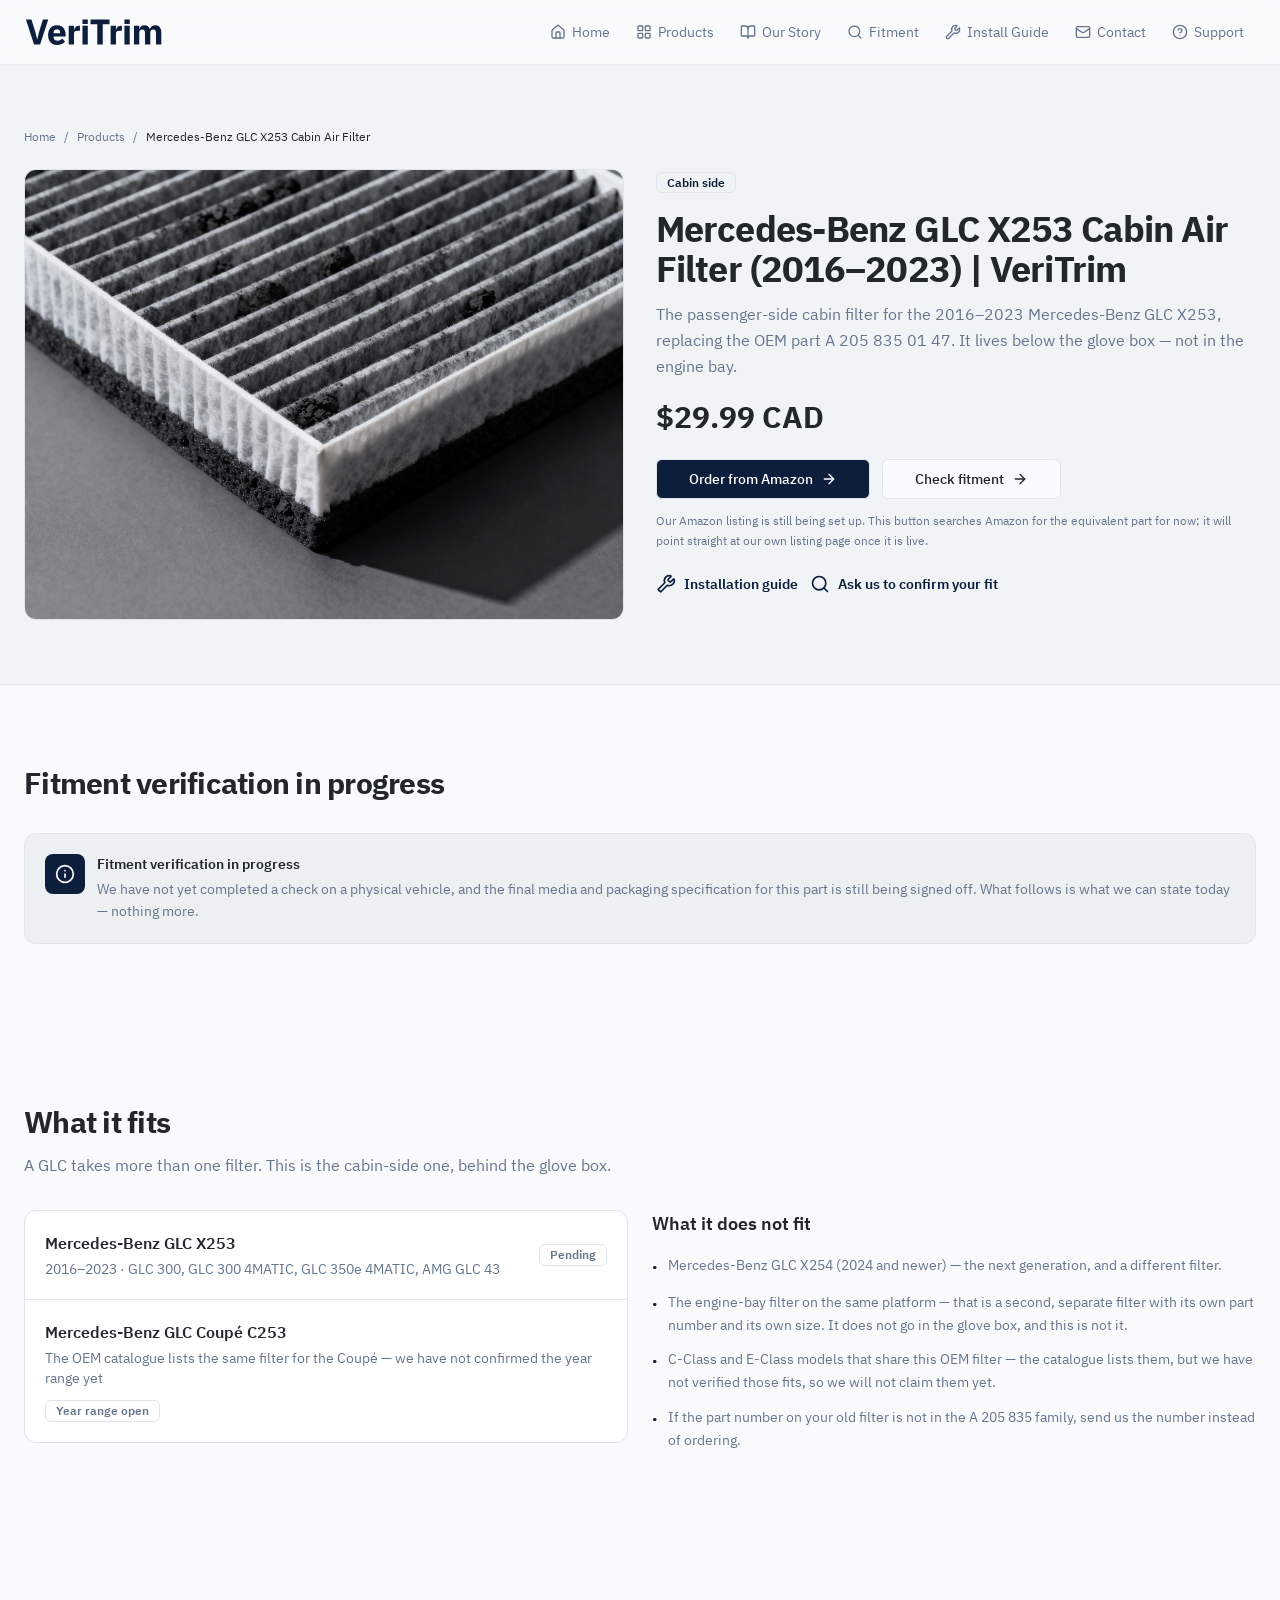
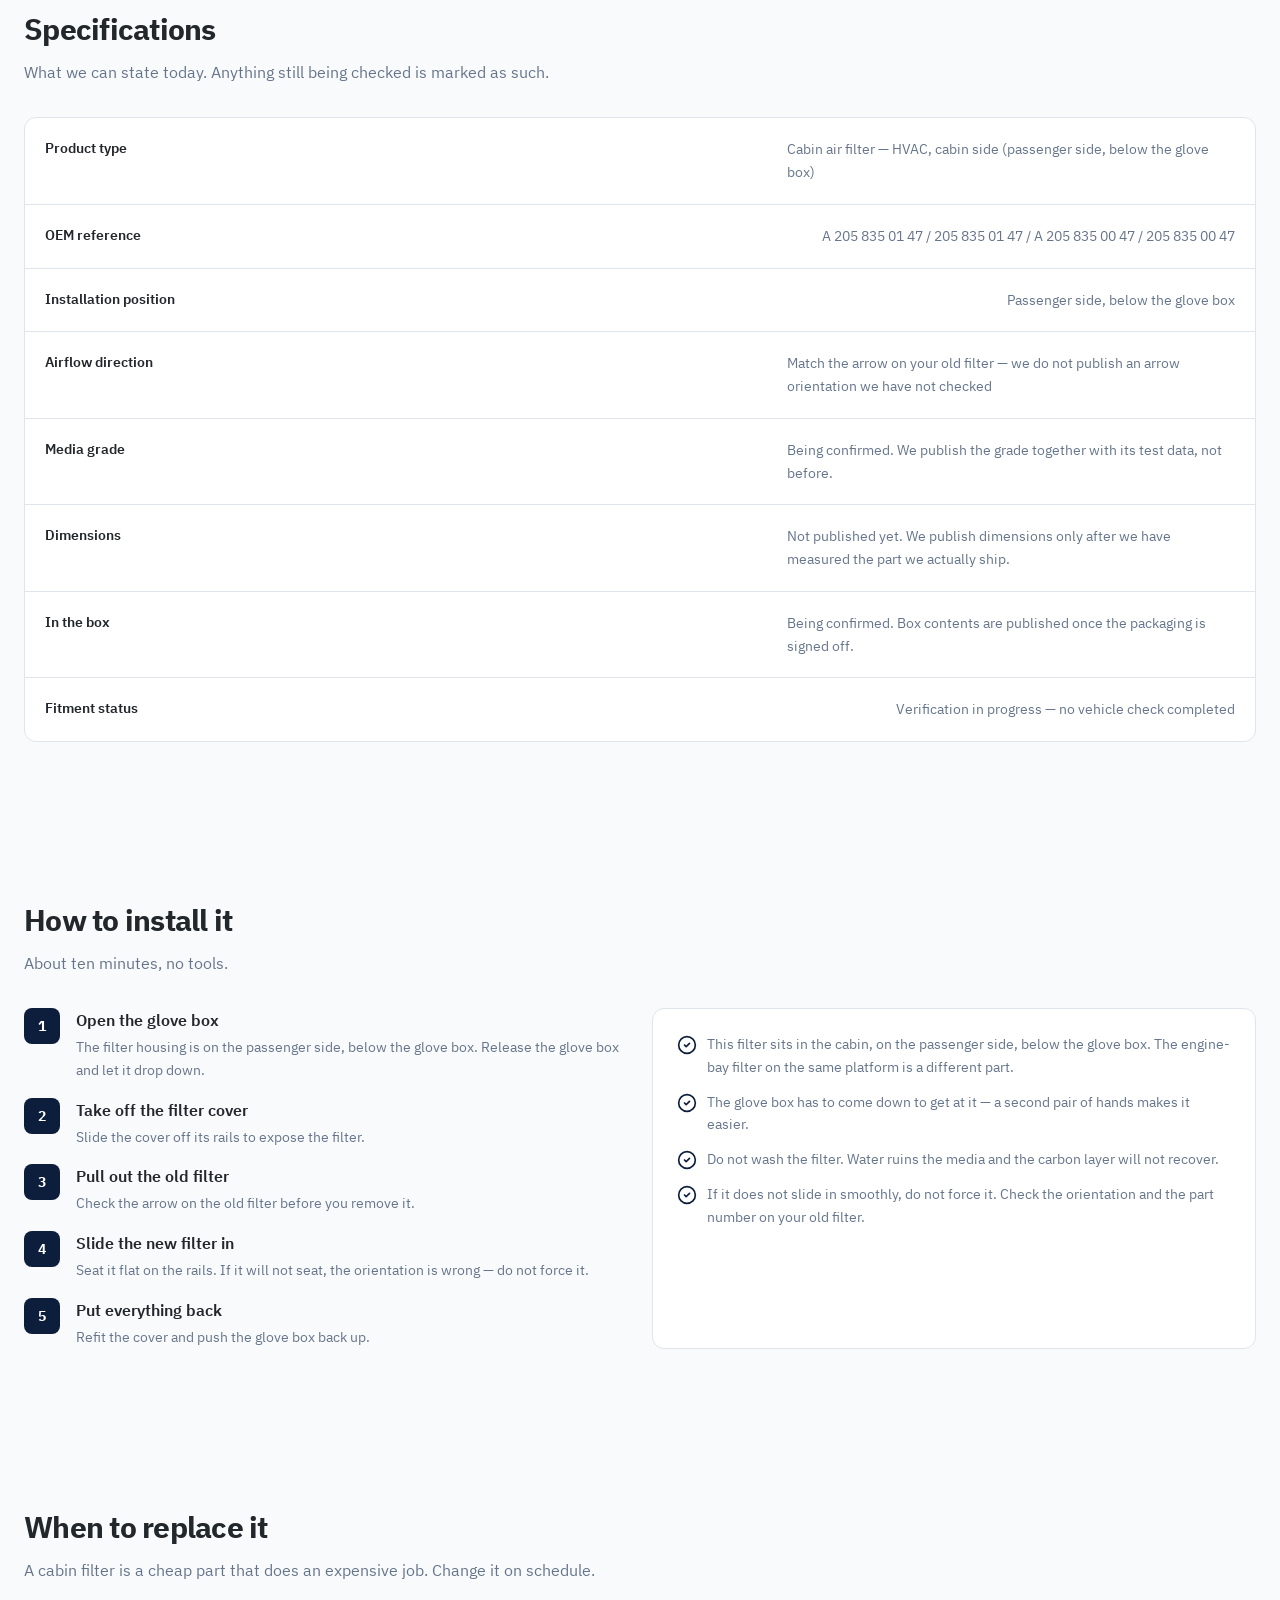
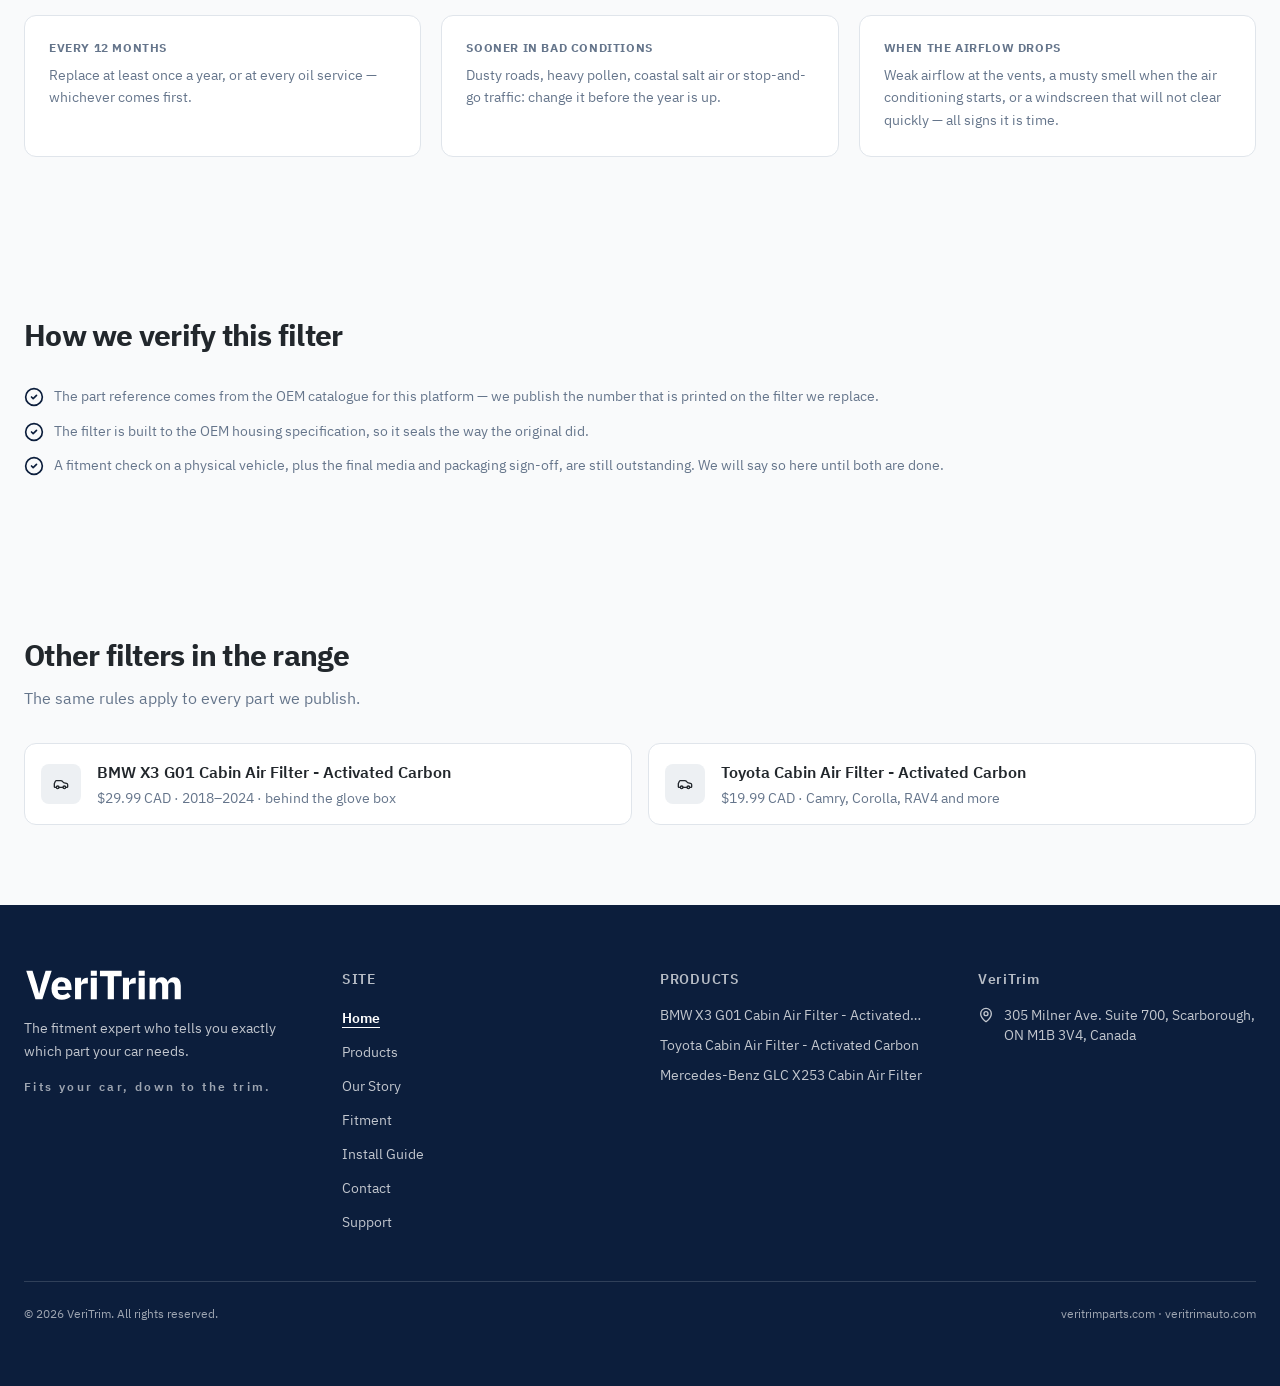
<file: products/mercedes-benz-glc-x253-cabin-air-filter/index.html>
<!DOCTYPE html>
<html lang="en">
<head>
  <meta charset="UTF-8">
  <meta name="viewport" content="width=device-width, initial-scale=1.0">
  <title>Mercedes-Benz GLC X253 Cabin Air Filter (2016–2023) | VeriTrim</title>
  <meta name="description" content="Passenger-side cabin air filter for the 2016–2023 Mercedes-Benz GLC X253. Replaces OE A 205 835 01 47. Fitment status stated plainly.">
  <link rel="canonical" href="https://veritrimparts.com/products/mercedes-benz-glc-x253-cabin-air-filter/">
  <meta property="og:type" content="product">
  <meta property="og:site_name" content="VeriTrim">
  <meta property="og:url" content="https://veritrimparts.com/products/mercedes-benz-glc-x253-cabin-air-filter/">
  <meta property="og:title" content="Mercedes-Benz GLC X253 Cabin Air Filter (2016–2023) | VeriTrim">
  <meta property="og:description" content="Passenger-side cabin air filter for the 2016–2023 Mercedes-Benz GLC X253. Replaces OE A 205 835 01 47. Fitment status stated plainly.">
  <meta property="og:image" content="https://veritrimparts.com/images/mercedes-glc.webp">
  <meta name="twitter:card" content="summary_large_image">
  <meta name="twitter:title" content="Mercedes-Benz GLC X253 Cabin Air Filter (2016–2023) | VeriTrim">
  <meta name="twitter:description" content="Passenger-side cabin air filter for the 2016–2023 Mercedes-Benz GLC X253. Replaces OE A 205 835 01 47. Fitment status stated plainly.">
  <meta name="twitter:image" content="https://veritrimparts.com/images/mercedes-glc.webp">
  <link rel="icon" type="image/svg+xml" href="data:image/svg+xml,%3Csvg xmlns='http://www.w3.org/2000/svg' viewBox='0 0 24 24' fill='none' stroke='%230B2A5B' stroke-width='2' stroke-linecap='round' stroke-linejoin='round'%3E%3Cpath d='M20 13c0 5-3.5 7.5-7.66 8.95a1 1 0 0 1-.67-.01C7.5 20.5 4 18 4 13V6a1 1 0 0 1 1-1c2 0 4.5-1.2 6.24-2.72a1.17 1.17 0 0 1 1.52 0C14.51 3.81 17 5 19 5a1 1 0 0 1 1 1z'%3E%3C/path%3E%3Cpath d='m9 12 2 2 4-4'%3E%3C/path%3E%3C/svg%3E">
  <link rel="stylesheet" href="../../css/fonts.css">
  <link rel="stylesheet" href="../../css/style.css">
  <script>window.VERITRIM_GA4_ID = "";</script>
  <script src="../../js/analytics.js" defer></script>
  <script type="application/ld+json">{"@context": "https://schema.org", "@type": "Product", "name": "Mercedes-Benz GLC X253 Cabin Air Filter (2016–2023) | VeriTrim", "description": "Passenger-side cabin air filter for the 2016–2023 Mercedes-Benz GLC X253, replacing OEM A 205 835 01 47.", "image": "https://veritrimparts.com/images/mercedes-glc.webp", "brand": {"@type": "Brand", "name": "VeriTrim"}}</script>
</head>
<body class="bg-background text-foreground">
<header class="sticky top-0 z-50 w-full border-b border-border/60 bg-background/85 backdrop-blur-md"><div class="mx-auto flex h-16 max-w-7xl items-center justify-between gap-4 px-4 md:px-6"><a class="flex items-center" href="../../index.html"><img src="../../images/wordmark/VeriTrim-wordmark-navy.svg" alt="VeriTrim" class="h-7 w-auto"></a><nav class="hidden items-center gap-0.5 lg:flex" aria-label="Primary"><a class="flex items-center gap-1.5 rounded-md px-3 py-2 text-sm transition-colors text-muted-foreground hover:bg-muted/60 hover:text-foreground" href="../../index.html"><svg xmlns="http://www.w3.org/2000/svg" width="24" height="24" viewBox="0 0 24 24" fill="none" stroke="currentColor" stroke-width="2" stroke-linecap="round" stroke-linejoin="round" class="lucide lucide-house size-4 shrink-0" aria-hidden="true"><path d="M15 21v-8a1 1 0 0 0-1-1h-4a1 1 0 0 0-1 1v8"></path><path d="M3 10a2 2 0 0 1 .709-1.528l7-6a2 2 0 0 1 2.582 0l7 6A2 2 0 0 1 21 10v9a2 2 0 0 1-2 2H5a2 2 0 0 1-2-2z"></path></svg>Home</a><a class="flex items-center gap-1.5 rounded-md px-3 py-2 text-sm transition-colors text-muted-foreground hover:bg-muted/60 hover:text-foreground" href="../../index.html#products"><svg xmlns="http://www.w3.org/2000/svg" width="24" height="24" viewBox="0 0 24 24" fill="none" stroke="currentColor" stroke-width="2" stroke-linecap="round" stroke-linejoin="round" class="lucide lucide-layout-grid size-4 shrink-0" aria-hidden="true"><rect width="7" height="7" x="3" y="3" rx="1"></rect><rect width="7" height="7" x="14" y="3" rx="1"></rect><rect width="7" height="7" x="14" y="14" rx="1"></rect><rect width="7" height="7" x="3" y="14" rx="1"></rect></svg>Products</a><a class="flex items-center gap-1.5 rounded-md px-3 py-2 text-sm transition-colors text-muted-foreground hover:bg-muted/60 hover:text-foreground" href="../../index.html#our-story"><svg xmlns="http://www.w3.org/2000/svg" width="24" height="24" viewBox="0 0 24 24" fill="none" stroke="currentColor" stroke-width="2" stroke-linecap="round" stroke-linejoin="round" class="lucide lucide-book-open size-4 shrink-0" aria-hidden="true"><path d="M12 7v14"></path><path d="M3 18a1 1 0 0 1-1-1V4a1 1 0 0 1 1-1h5a4 4 0 0 1 4 4 4 4 0 0 1 4-4h5a1 1 0 0 1 1 1v13a1 1 0 0 1-1 1h-6a3 3 0 0 0-3 3 3 3 0 0 0-3-3z"></path></svg>Our Story</a><a class="flex items-center gap-1.5 rounded-md px-3 py-2 text-sm transition-colors text-muted-foreground hover:bg-muted/60 hover:text-foreground" href="../../fitment/index.html"><svg xmlns="http://www.w3.org/2000/svg" width="24" height="24" viewBox="0 0 24 24" fill="none" stroke="currentColor" stroke-width="2" stroke-linecap="round" stroke-linejoin="round" class="lucide lucide-search size-4 shrink-0" aria-hidden="true"><path d="m21 21-4.34-4.34"></path><circle cx="11" cy="11" r="8"></circle></svg>Fitment</a><a class="flex items-center gap-1.5 rounded-md px-3 py-2 text-sm transition-colors text-muted-foreground hover:bg-muted/60 hover:text-foreground" href="../../guides/install-cabin-air-filter/index.html"><svg xmlns="http://www.w3.org/2000/svg" width="24" height="24" viewBox="0 0 24 24" fill="none" stroke="currentColor" stroke-width="2" stroke-linecap="round" stroke-linejoin="round" class="lucide lucide-wrench size-4 shrink-0" aria-hidden="true"><path d="M14.7 6.3a1 1 0 0 0 0 1.4l1.6 1.6a1 1 0 0 0 1.4 0l3.106-3.105c.32-.322.863-.22.983.218a6 6 0 0 1-8.259 7.057l-7.91 7.91a1 1 0 0 1-2.999-3l7.91-7.91a6 6 0 0 1 7.057-8.259c.438.12.54.662.219.984z"></path></svg>Install Guide</a><a class="flex items-center gap-1.5 rounded-md px-3 py-2 text-sm transition-colors text-muted-foreground hover:bg-muted/60 hover:text-foreground" href="../../support/"><svg xmlns="http://www.w3.org/2000/svg" width="24" height="24" viewBox="0 0 24 24" fill="none" stroke="currentColor" stroke-width="2" stroke-linecap="round" stroke-linejoin="round" class="lucide lucide-mail size-4 shrink-0" aria-hidden="true"><path d="m22 7-8.991 5.727a2 2 0 0 1-2.009 0L2 7"></path><rect x="2" y="4" width="20" height="16" rx="2"></rect></svg>Contact</a><a class="flex items-center gap-1.5 rounded-md px-3 py-2 text-sm transition-colors text-muted-foreground hover:bg-muted/60 hover:text-foreground" href="../../support/"><svg xmlns="http://www.w3.org/2000/svg" width="24" height="24" viewBox="0 0 24 24" fill="none" stroke="currentColor" stroke-width="2" stroke-linecap="round" stroke-linejoin="round" class="lucide lucide-help-circle size-4 shrink-0" aria-hidden="true"><circle cx="12" cy="12" r="10"></circle><path d="M9.09 9a3 3 0 0 1 5.83 1c0 2-3 3-3 3"></path><path d="M12 17h.01"></path></svg>Support</a></nav><div class="flex items-center gap-2 lg:hidden"><button data-slot="sheet-trigger" class="inline-flex items-center justify-center gap-2 whitespace-nowrap rounded-md text-sm font-medium focus-visible:outline-none focus-visible:ring-1 focus-visible:ring-ring disabled:pointer-events-none disabled:opacity-50 [&amp;_svg]:pointer-events-none [&amp;_svg]:size-4 [&amp;_svg]:shrink-0 hover-elevate active-elevate-2 border border-transparent h-9 w-9" aria-label="Open navigation menu" type="button" aria-haspopup="dialog" aria-expanded="false" data-state="closed"><svg xmlns="http://www.w3.org/2000/svg" width="24" height="24" viewBox="0 0 24 24" fill="none" stroke="currentColor" stroke-width="2" stroke-linecap="round" stroke-linejoin="round" class="lucide lucide-menu size-5" aria-hidden="true"><path d="M4 5h16"></path><path d="M4 12h16"></path><path d="M4 19h16"></path></svg></button></div></div></header><main class="flex-1"><section class="w-full border-b border-border bg-muted/60 py-12 md:py-16">
  <div class="mx-auto max-w-7xl px-4 md:px-6">
    <nav aria-label="Breadcrumb" class="mb-6 flex flex-wrap items-center gap-2 text-xs text-muted-foreground">
      <a class="transition-colors hover:text-foreground" href="../../index.html">Home</a><span aria-hidden="true">/</span>
      <a class="transition-colors hover:text-foreground" href="../../index.html#products">Products</a><span aria-hidden="true">/</span>
      <span class="text-foreground">Mercedes-Benz GLC X253 Cabin Air Filter</span>
    </nav>
    <div class="grid grid-cols-1 gap-8 lg:grid-cols-2">
      <div class="overflow-hidden rounded-xl border border-border bg-muted"><img alt="VeriTrim cabin air filter for the Mercedes-Benz GLC X253" class="h-full w-full object-cover" loading="lazy" decoding="async" src="../../images/mercedes-glc.webp"></div>
      <div class="min-w-0">
        <span class="rounded-md border border-border px-2.5 py-0.5 text-xs font-semibold text-primary">Cabin side</span>
        <h1 class="mt-4 text-3xl font-bold tracking-tight md:text-4xl">Mercedes-Benz GLC X253 Cabin Air Filter (2016–2023) | VeriTrim</h1>
        <p class="mt-3 leading-relaxed text-muted-foreground">The passenger-side cabin filter for the 2016–2023 Mercedes-Benz GLC X253, replacing the OEM part A 205 835 01 47. It lives below the glove box — not in the engine bay.</p>
        <p class="mt-5 text-3xl font-bold tabular-nums">$29.99 CAD</p>
        <div class="mt-6 flex flex-wrap gap-3">
          <a class="inline-flex items-center justify-center gap-2 whitespace-nowrap rounded-md text-sm font-medium focus-visible:outline-none focus-visible:ring-1 focus-visible:ring-ring disabled:pointer-events-none disabled:opacity-50 [&_svg]:pointer-events-none [&_svg]:size-4 [&_svg]:shrink-0 border min-h-10 px-8 border-border bg-primary text-primary-foreground" href="https://www.amazon.ca/s?k=A+205+835+01+47">Order from Amazon<svg xmlns="http://www.w3.org/2000/svg" width="24" height="24" viewBox="0 0 24 24" fill="none" stroke="currentColor" stroke-width="2" stroke-linecap="round" stroke-linejoin="round" class="lucide lucide-arrow-right size-4" aria-hidden="true"><path d="M5 12h14"></path><path d="m12 5 7 7-7 7"></path></svg></a>
          <a class="inline-flex items-center justify-center gap-2 whitespace-nowrap rounded-md text-sm font-medium focus-visible:outline-none focus-visible:ring-1 focus-visible:ring-ring disabled:pointer-events-none disabled:opacity-50 [&_svg]:pointer-events-none [&_svg]:size-4 [&_svg]:shrink-0 border min-h-10 px-8 border-border bg-background text-foreground" href="../../fitment/index.html">Check fitment<svg xmlns="http://www.w3.org/2000/svg" width="24" height="24" viewBox="0 0 24 24" fill="none" stroke="currentColor" stroke-width="2" stroke-linecap="round" stroke-linejoin="round" class="lucide lucide-arrow-right size-4" aria-hidden="true"><path d="M5 12h14"></path><path d="m12 5 7 7-7 7"></path></svg></a>
        </div>
        <p class="mt-3 text-xs leading-relaxed text-muted-foreground">Our Amazon listing is still being set up. This button searches Amazon for the equivalent part for now; it will point straight at our own listing page once it is live.</p>
        <div class="mt-6 flex flex-wrap gap-3">
          <a class="inline-flex items-center gap-2 text-sm font-semibold text-primary transition-colors hover:text-foreground" href="../../guides/install-cabin-air-filter/index.html"><svg xmlns="http://www.w3.org/2000/svg" width="24" height="24" viewBox="0 0 24 24" fill="none" stroke="currentColor" stroke-width="2" stroke-linecap="round" stroke-linejoin="round" class="lucide lucide-wrench size-5" aria-hidden="true"><path d="M14.7 6.3a1 1 0 0 0 0 1.4l1.6 1.6a1 1 0 0 0 1.4 0l3.106-3.105c.32-.322.863-.22.983.218a6 6 0 0 1-8.259 7.057l-7.91 7.91a6 6 0 0 1-2.999-3l7.91-7.91a6 6 0 0 1 7.057-8.259c.438.12.54.662.219.984z"></path></svg> Installation guide</a>
          <a class="inline-flex items-center gap-2 text-sm font-semibold text-primary transition-colors hover:text-foreground" href="../../support/"><svg xmlns="http://www.w3.org/2000/svg" width="24" height="24" viewBox="0 0 24 24" fill="none" stroke="currentColor" stroke-width="2" stroke-linecap="round" stroke-linejoin="round" class="lucide lucide-search size-5" aria-hidden="true"><path d="m21 21-4.34-4.34"></path><circle cx="11" cy="11" r="8"></circle></svg> Ask us to confirm your fit</a>
        </div>
      </div>
    </div>
  </div>
</section><section id="fitment-status" class="w-full py-14 md:py-20"><div class="mx-auto max-w-7xl px-4 md:px-6"><div class="mb-8 max-w-2xl"><h2 class="text-2xl font-bold tracking-tight md:text-3xl">Fitment verification in progress</h2><p class="mt-3 leading-relaxed text-muted-foreground"></p></div><div class="rounded-xl border border-border bg-muted p-5"><div class="flex items-start gap-3"><span class="flex size-10 shrink-0 items-center justify-center rounded-lg bg-primary text-primary-foreground"><svg xmlns="http://www.w3.org/2000/svg" width="24" height="24" viewBox="0 0 24 24" fill="none" stroke="currentColor" stroke-width="2" stroke-linecap="round" stroke-linejoin="round" class="lucide lucide-info size-5" aria-hidden="true"><circle cx="12" cy="12" r="10"></circle><path d="M12 16v-4"></path><path d="M12 8h.01"></path></svg></span><div class="min-w-0"><p class="text-sm font-semibold">Fitment verification in progress</p><p class="mt-1 text-sm leading-relaxed text-muted-foreground">We have not yet completed a check on a physical vehicle, and the final media and packaging specification for this part is still being signed off. What follows is what we can state today — nothing more.</p></div></div></div></div></section><section class="w-full py-14 md:py-20"><div class="mx-auto max-w-7xl px-4 md:px-6"><div class="mb-8 max-w-2xl"><h2 class="text-2xl font-bold tracking-tight md:text-3xl">What it fits</h2><p class="mt-3 leading-relaxed text-muted-foreground">A GLC takes more than one filter. This is the cabin-side one, behind the glove box.</p></div><div class="grid grid-cols-1 gap-6 lg:grid-cols-2"><div><div class="rounded-xl border border-border bg-card"><div class="flex flex-wrap items-center justify-between gap-3 border-b border-border p-5 last:border-b-0"><div class="min-w-0"><p class="font-semibold">Mercedes-Benz GLC X253</p><p class="mt-1 text-sm text-muted-foreground">2016–2023 · GLC 300, GLC 300 4MATIC, GLC 350e 4MATIC, AMG GLC 43</p></div><span class="rounded-md border border-border px-2.5 py-0.5 text-xs font-semibold text-muted-foreground">Pending</span></div><div class="flex flex-wrap items-center justify-between gap-3 border-b border-border p-5 last:border-b-0"><div class="min-w-0"><p class="font-semibold">Mercedes-Benz GLC Coupé C253</p><p class="mt-1 text-sm text-muted-foreground">The OEM catalogue lists the same filter for the Coupé — we have not confirmed the year range yet</p></div><span class="rounded-md border border-border px-2.5 py-0.5 text-xs font-semibold text-muted-foreground">Year range open</span></div></div></div><div><h3 class="mb-4 text-lg font-semibold">What it does not fit</h3><ul class="space-y-3"><li class="flex gap-2.5 text-sm leading-relaxed text-muted-foreground"><span class="mt-0.5 shrink-0 text-primary">•</span><span>Mercedes-Benz GLC X254 (2024 and newer) — the next generation, and a different filter.</span></li><li class="flex gap-2.5 text-sm leading-relaxed text-muted-foreground"><span class="mt-0.5 shrink-0 text-primary">•</span><span>The engine-bay filter on the same platform — that is a second, separate filter with its own part number and its own size. It does not go in the glove box, and this is not it.</span></li><li class="flex gap-2.5 text-sm leading-relaxed text-muted-foreground"><span class="mt-0.5 shrink-0 text-primary">•</span><span>C-Class and E-Class models that share this OEM filter — the catalogue lists them, but we have not verified those fits, so we will not claim them yet.</span></li><li class="flex gap-2.5 text-sm leading-relaxed text-muted-foreground"><span class="mt-0.5 shrink-0 text-primary">•</span><span>If the part number on your old filter is not in the A 205 835 family, send us the number instead of ordering.</span></li></ul></div></div></div></section><section class="w-full py-14 md:py-20"><div class="mx-auto max-w-7xl px-4 md:px-6"><div class="mb-8 max-w-2xl"><h2 class="text-2xl font-bold tracking-tight md:text-3xl">Specifications</h2><p class="mt-3 leading-relaxed text-muted-foreground">What we can state today. Anything still being checked is marked as such.</p></div><div class="rounded-xl border border-border bg-card"><div class="flex flex-wrap items-start justify-between gap-3 border-b border-border p-5 last:border-b-0"><p class="text-sm font-semibold">Product type</p><p class="max-w-md text-sm leading-relaxed text-muted-foreground">Cabin air filter — HVAC, cabin side (passenger side, below the glove box)</p></div><div class="flex flex-wrap items-start justify-between gap-3 border-b border-border p-5 last:border-b-0"><p class="text-sm font-semibold">OEM reference</p><p class="max-w-md text-sm leading-relaxed text-muted-foreground">A 205 835 01 47 / 205 835 01 47 / A 205 835 00 47 / 205 835 00 47</p></div><div class="flex flex-wrap items-start justify-between gap-3 border-b border-border p-5 last:border-b-0"><p class="text-sm font-semibold">Installation position</p><p class="max-w-md text-sm leading-relaxed text-muted-foreground">Passenger side, below the glove box</p></div><div class="flex flex-wrap items-start justify-between gap-3 border-b border-border p-5 last:border-b-0"><p class="text-sm font-semibold">Airflow direction</p><p class="max-w-md text-sm leading-relaxed text-muted-foreground">Match the arrow on your old filter — we do not publish an arrow orientation we have not checked</p></div><div class="flex flex-wrap items-start justify-between gap-3 border-b border-border p-5 last:border-b-0"><p class="text-sm font-semibold">Media grade</p><p class="max-w-md text-sm leading-relaxed text-muted-foreground">Being confirmed. We publish the grade together with its test data, not before.</p></div><div class="flex flex-wrap items-start justify-between gap-3 border-b border-border p-5 last:border-b-0"><p class="text-sm font-semibold">Dimensions</p><p class="max-w-md text-sm leading-relaxed text-muted-foreground">Not published yet. We publish dimensions only after we have measured the part we actually ship.</p></div><div class="flex flex-wrap items-start justify-between gap-3 border-b border-border p-5 last:border-b-0"><p class="text-sm font-semibold">In the box</p><p class="max-w-md text-sm leading-relaxed text-muted-foreground">Being confirmed. Box contents are published once the packaging is signed off.</p></div><div class="flex flex-wrap items-start justify-between gap-3 border-b border-border p-5 last:border-b-0"><p class="text-sm font-semibold">Fitment status</p><p class="max-w-md text-sm leading-relaxed text-muted-foreground">Verification in progress — no vehicle check completed</p></div></div></div></section><section class="w-full py-14 md:py-20"><div class="mx-auto max-w-7xl px-4 md:px-6"><div class="mb-8 max-w-2xl"><h2 class="text-2xl font-bold tracking-tight md:text-3xl">How to install it</h2><p class="mt-3 leading-relaxed text-muted-foreground">About ten minutes, no tools.</p></div><div class="grid grid-cols-1 gap-6 lg:grid-cols-2"><div><ol class="space-y-4"><li class="flex gap-4"><span class="flex size-9 shrink-0 items-center justify-center rounded-lg bg-primary text-sm font-bold text-primary-foreground">1</span><div class="min-w-0"><p class="font-semibold">Open the glove box</p><p class="mt-1 text-sm leading-relaxed text-muted-foreground">The filter housing is on the passenger side, below the glove box. Release the glove box and let it drop down.</p></div></li><li class="flex gap-4"><span class="flex size-9 shrink-0 items-center justify-center rounded-lg bg-primary text-sm font-bold text-primary-foreground">2</span><div class="min-w-0"><p class="font-semibold">Take off the filter cover</p><p class="mt-1 text-sm leading-relaxed text-muted-foreground">Slide the cover off its rails to expose the filter.</p></div></li><li class="flex gap-4"><span class="flex size-9 shrink-0 items-center justify-center rounded-lg bg-primary text-sm font-bold text-primary-foreground">3</span><div class="min-w-0"><p class="font-semibold">Pull out the old filter</p><p class="mt-1 text-sm leading-relaxed text-muted-foreground">Check the arrow on the old filter before you remove it.</p></div></li><li class="flex gap-4"><span class="flex size-9 shrink-0 items-center justify-center rounded-lg bg-primary text-sm font-bold text-primary-foreground">4</span><div class="min-w-0"><p class="font-semibold">Slide the new filter in</p><p class="mt-1 text-sm leading-relaxed text-muted-foreground">Seat it flat on the rails. If it will not seat, the orientation is wrong — do not force it.</p></div></li><li class="flex gap-4"><span class="flex size-9 shrink-0 items-center justify-center rounded-lg bg-primary text-sm font-bold text-primary-foreground">5</span><div class="min-w-0"><p class="font-semibold">Put everything back</p><p class="mt-1 text-sm leading-relaxed text-muted-foreground">Refit the cover and push the glove box back up.</p></div></li></ol></div><div class="rounded-xl border border-border bg-card p-6"><ul class="space-y-3"><li class="flex gap-2.5 text-sm leading-relaxed text-muted-foreground"><span class="mt-0.5 shrink-0 text-primary"><svg xmlns="http://www.w3.org/2000/svg" width="24" height="24" viewBox="0 0 24 24" fill="none" stroke="currentColor" stroke-width="2" stroke-linecap="round" stroke-linejoin="round" class="lucide lucide-circle-check size-5" aria-hidden="true"><circle cx="12" cy="12" r="10"></circle><path d="m9 12 2 2 4-4"></path></svg></span><span>This filter sits in the cabin, on the passenger side, below the glove box. The engine-bay filter on the same platform is a different part.</span></li><li class="flex gap-2.5 text-sm leading-relaxed text-muted-foreground"><span class="mt-0.5 shrink-0 text-primary"><svg xmlns="http://www.w3.org/2000/svg" width="24" height="24" viewBox="0 0 24 24" fill="none" stroke="currentColor" stroke-width="2" stroke-linecap="round" stroke-linejoin="round" class="lucide lucide-circle-check size-5" aria-hidden="true"><circle cx="12" cy="12" r="10"></circle><path d="m9 12 2 2 4-4"></path></svg></span><span>The glove box has to come down to get at it — a second pair of hands makes it easier.</span></li><li class="flex gap-2.5 text-sm leading-relaxed text-muted-foreground"><span class="mt-0.5 shrink-0 text-primary"><svg xmlns="http://www.w3.org/2000/svg" width="24" height="24" viewBox="0 0 24 24" fill="none" stroke="currentColor" stroke-width="2" stroke-linecap="round" stroke-linejoin="round" class="lucide lucide-circle-check size-5" aria-hidden="true"><circle cx="12" cy="12" r="10"></circle><path d="m9 12 2 2 4-4"></path></svg></span><span>Do not wash the filter. Water ruins the media and the carbon layer will not recover.</span></li><li class="flex gap-2.5 text-sm leading-relaxed text-muted-foreground"><span class="mt-0.5 shrink-0 text-primary"><svg xmlns="http://www.w3.org/2000/svg" width="24" height="24" viewBox="0 0 24 24" fill="none" stroke="currentColor" stroke-width="2" stroke-linecap="round" stroke-linejoin="round" class="lucide lucide-circle-check size-5" aria-hidden="true"><circle cx="12" cy="12" r="10"></circle><path d="m9 12 2 2 4-4"></path></svg></span><span>If it does not slide in smoothly, do not force it. Check the orientation and the part number on your old filter.</span></li></ul></div></div></div></section><section class="w-full py-14 md:py-20"><div class="mx-auto max-w-7xl px-4 md:px-6"><div class="mb-8 max-w-2xl"><h2 class="text-2xl font-bold tracking-tight md:text-3xl">When to replace it</h2><p class="mt-3 leading-relaxed text-muted-foreground">A cabin filter is a cheap part that does an expensive job. Change it on schedule.</p></div><div class="grid grid-cols-1 gap-5 md:grid-cols-3"><div class="rounded-xl border border-border bg-card p-6"><p class="text-xs font-bold uppercase tracking-wider text-muted-foreground">Every 12 months</p><p class="mt-2 text-sm leading-relaxed text-muted-foreground">Replace at least once a year, or at every oil service — whichever comes first.</p></div><div class="rounded-xl border border-border bg-card p-6"><p class="text-xs font-bold uppercase tracking-wider text-muted-foreground">Sooner in bad conditions</p><p class="mt-2 text-sm leading-relaxed text-muted-foreground">Dusty roads, heavy pollen, coastal salt air or stop-and-go traffic: change it before the year is up.</p></div><div class="rounded-xl border border-border bg-card p-6"><p class="text-xs font-bold uppercase tracking-wider text-muted-foreground">When the airflow drops</p><p class="mt-2 text-sm leading-relaxed text-muted-foreground">Weak airflow at the vents, a musty smell when the air conditioning starts, or a windscreen that will not clear quickly — all signs it is time.</p></div></div></div></section><section class="w-full py-14 md:py-20"><div class="mx-auto max-w-7xl px-4 md:px-6"><div class="mb-8 max-w-2xl"><h2 class="text-2xl font-bold tracking-tight md:text-3xl">How we verify this filter</h2><p class="mt-3 leading-relaxed text-muted-foreground"></p></div><ul class="space-y-3"><li class="flex gap-2.5 text-sm leading-relaxed text-muted-foreground"><span class="mt-0.5 shrink-0 text-primary"><svg xmlns="http://www.w3.org/2000/svg" width="24" height="24" viewBox="0 0 24 24" fill="none" stroke="currentColor" stroke-width="2" stroke-linecap="round" stroke-linejoin="round" class="lucide lucide-circle-check size-5" aria-hidden="true"><circle cx="12" cy="12" r="10"></circle><path d="m9 12 2 2 4-4"></path></svg></span><span>The part reference comes from the OEM catalogue for this platform — we publish the number that is printed on the filter we replace.</span></li><li class="flex gap-2.5 text-sm leading-relaxed text-muted-foreground"><span class="mt-0.5 shrink-0 text-primary"><svg xmlns="http://www.w3.org/2000/svg" width="24" height="24" viewBox="0 0 24 24" fill="none" stroke="currentColor" stroke-width="2" stroke-linecap="round" stroke-linejoin="round" class="lucide lucide-circle-check size-5" aria-hidden="true"><circle cx="12" cy="12" r="10"></circle><path d="m9 12 2 2 4-4"></path></svg></span><span>The filter is built to the OEM housing specification, so it seals the way the original did.</span></li><li class="flex gap-2.5 text-sm leading-relaxed text-muted-foreground"><span class="mt-0.5 shrink-0 text-primary"><svg xmlns="http://www.w3.org/2000/svg" width="24" height="24" viewBox="0 0 24 24" fill="none" stroke="currentColor" stroke-width="2" stroke-linecap="round" stroke-linejoin="round" class="lucide lucide-circle-check size-5" aria-hidden="true"><circle cx="12" cy="12" r="10"></circle><path d="m9 12 2 2 4-4"></path></svg></span><span>A fitment check on a physical vehicle, plus the final media and packaging sign-off, are still outstanding. We will say so here until both are done.</span></li></ul></div></section><section class="w-full py-14 md:py-20"><div class="mx-auto max-w-7xl px-4 md:px-6"><div class="mb-8 max-w-2xl"><h2 class="text-2xl font-bold tracking-tight md:text-3xl">Other filters in the range</h2><p class="mt-3 leading-relaxed text-muted-foreground">The same rules apply to every part we publish.</p></div><div class="grid grid-cols-1 gap-4 md:grid-cols-2"><a class="group flex items-center gap-4 rounded-xl border border-border bg-card p-4 transition-colors hover:bg-muted" href="../bmw-x3-g01-cabin-air-filter/index.html">
          <span class="flex size-10 shrink-0 items-center justify-center overflow-hidden rounded-lg bg-muted"><svg xmlns="http://www.w3.org/2000/svg" width="24" height="24" viewBox="0 0 24 24" fill="none" stroke="currentColor" stroke-width="2" stroke-linecap="round" stroke-linejoin="round" class="lucide lucide-car size-4 shrink-0" aria-hidden="true"><path d="M19 17h2c.6 0 1-.4 1-1v-3c0-.9-.7-1.7-1.5-1.9C18.7 10.6 16 10 16 10s-1.3-1.4-2.2-2.3c-.5-.4-1.1-.7-1.8-.7H5c-.6 0-1.1.4-1.4.9l-1.4 2.9A3.7 3.7 0 0 0 2 12v4c0 .6.4 1 1 1h2"></path><circle cx="7" cy="17" r="2"></circle><path d="M9 17h6"></path><circle cx="17" cy="17" r="2"></circle></svg></span>
          <span class="min-w-0"><span class="block font-semibold">BMW X3 G01 Cabin Air Filter - Activated Carbon</span>
          <span class="mt-1 block text-sm text-muted-foreground">$29.99 CAD · 2018–2024 · behind the glove box</span></span>
        </a><a class="group flex items-center gap-4 rounded-xl border border-border bg-card p-4 transition-colors hover:bg-muted" href="../toyota-cabin-air-filter/index.html">
          <span class="flex size-10 shrink-0 items-center justify-center overflow-hidden rounded-lg bg-muted"><svg xmlns="http://www.w3.org/2000/svg" width="24" height="24" viewBox="0 0 24 24" fill="none" stroke="currentColor" stroke-width="2" stroke-linecap="round" stroke-linejoin="round" class="lucide lucide-car size-4 shrink-0" aria-hidden="true"><path d="M19 17h2c.6 0 1-.4 1-1v-3c0-.9-.7-1.7-1.5-1.9C18.7 10.6 16 10 16 10s-1.3-1.4-2.2-2.3c-.5-.4-1.1-.7-1.8-.7H5c-.6 0-1.1.4-1.4.9l-1.4 2.9A3.7 3.7 0 0 0 2 12v4c0 .6.4 1 1 1h2"></path><circle cx="7" cy="17" r="2"></circle><path d="M9 17h6"></path><circle cx="17" cy="17" r="2"></circle></svg></span>
          <span class="min-w-0"><span class="block font-semibold">Toyota Cabin Air Filter - Activated Carbon</span>
          <span class="mt-1 block text-sm text-muted-foreground">$19.99 CAD · Camry, Corolla, RAV4 and more</span></span>
        </a></div></div></section></main>
<footer class="w-full bg-primary text-primary-foreground"><div class="mx-auto max-w-7xl px-4 py-12 md:px-6 md:py-16"><div class="grid grid-cols-1 gap-10 md:grid-cols-2 lg:grid-cols-4"><div class="space-y-4"><div class="flex items-center"><img src="../../images/wordmark/VeriTrim-wordmark-white-transparent.svg" alt="VeriTrim" class="h-8 w-auto"></div><p class="text-sm leading-relaxed text-primary-foreground/75">The fitment expert who tells you exactly which part your car needs.</p><p class="text-xs font-semibold tracking-[0.2em] text-primary-foreground/60">Fits your car, down to the trim.</p></div><div><h3 class="mb-4 text-sm font-semibold uppercase tracking-wider text-primary-foreground/70">Site</h3><ul class="space-y-2.5"><li><a aria-current="page" class="text-sm font-semibold text-primary-foreground underline underline-offset-4" href="../../index.html">Home</a></li><li><a class="text-sm text-primary-foreground/75 transition-colors hover:text-primary-foreground" href="../../index.html#products">Products</a></li><li><a class="text-sm text-primary-foreground/75 transition-colors hover:text-primary-foreground" href="../../index.html#our-story">Our Story</a></li><li><a class="text-sm text-primary-foreground/75 transition-colors hover:text-primary-foreground" href="../../fitment/index.html">Fitment</a></li><li><a class="text-sm text-primary-foreground/75 transition-colors hover:text-primary-foreground" href="../../guides/install-cabin-air-filter/index.html">Install Guide</a></li><li><a class="text-sm text-primary-foreground/75 transition-colors hover:text-primary-foreground" href="../../support/">Contact</a></li><li><a class="text-sm text-primary-foreground/75 transition-colors hover:text-primary-foreground" href="../../support/">Support</a></li></ul></div><div><h3 class="mb-4 text-sm font-semibold uppercase tracking-wider text-primary-foreground/70">Products</h3><ul class="space-y-2.5"><li><a class="line-clamp-1 text-sm text-primary-foreground/75 transition-colors hover:text-primary-foreground" href="../../products/bmw-x3-g01-cabin-air-filter/index.html">BMW X3 G01 Cabin Air Filter - Activated Carbon</a></li><li><a class="line-clamp-1 text-sm text-primary-foreground/75 transition-colors hover:text-primary-foreground" href="../../products/toyota-cabin-air-filter/index.html">Toyota Cabin Air Filter - Activated Carbon</a></li><li><a class="line-clamp-1 text-sm text-primary-foreground/75 transition-colors hover:text-primary-foreground" href="../../products/mercedes-benz-glc-x253-cabin-air-filter/index.html">Mercedes-Benz GLC X253 Cabin Air Filter</a></li></ul></div><div><h3 class="mb-4 text-sm font-semibold tracking-wider text-primary-foreground/70">VeriTrim</h3><ul class="space-y-3 text-sm text-primary-foreground/75"><li class="flex gap-2.5"><svg xmlns="http://www.w3.org/2000/svg" width="24" height="24" viewBox="0 0 24 24" fill="none" stroke="currentColor" stroke-width="2" stroke-linecap="round" stroke-linejoin="round" class="lucide lucide-map-pin mt-0.5 size-4 shrink-0" aria-hidden="true"><path d="M20 10c0 4.993-5.539 10.193-7.399 11.799a1 1 0 0 1-1.202 0C9.539 20.193 4 14.993 4 10a8 8 0 0 1 16 0"></path><circle cx="12" cy="10" r="3"></circle></svg><span>305 Milner Ave. Suite 700, Scarborough, ON M1B 3V4, Canada</span></li></ul></div></div><div class="mt-12 flex flex-col items-start justify-between gap-3 border-t border-primary-foreground/15 pt-6 text-xs text-primary-foreground/60 md:flex-row md:items-center"><p>© 2026 VeriTrim. All rights reserved.</p><p>veritrimparts.com · veritrimauto.com</p></div></div></footer>
</body>
</html>
</file>
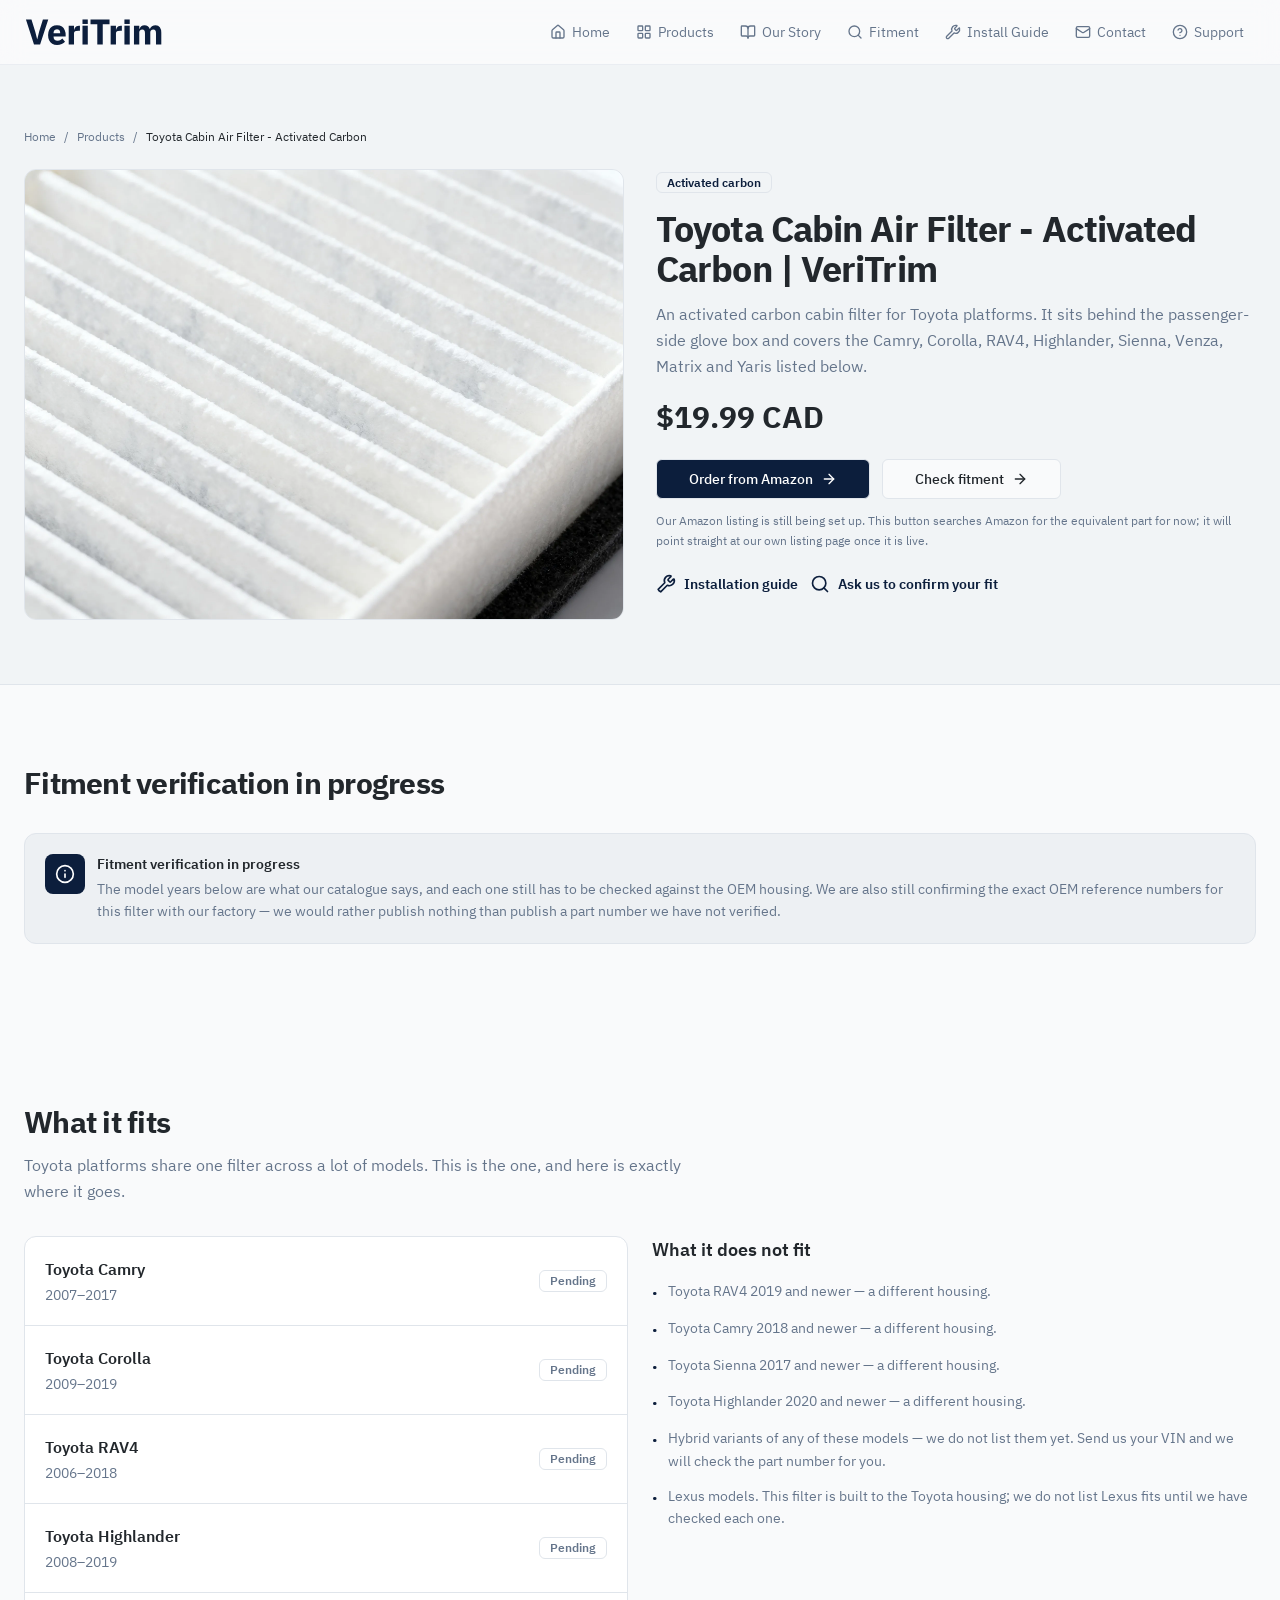
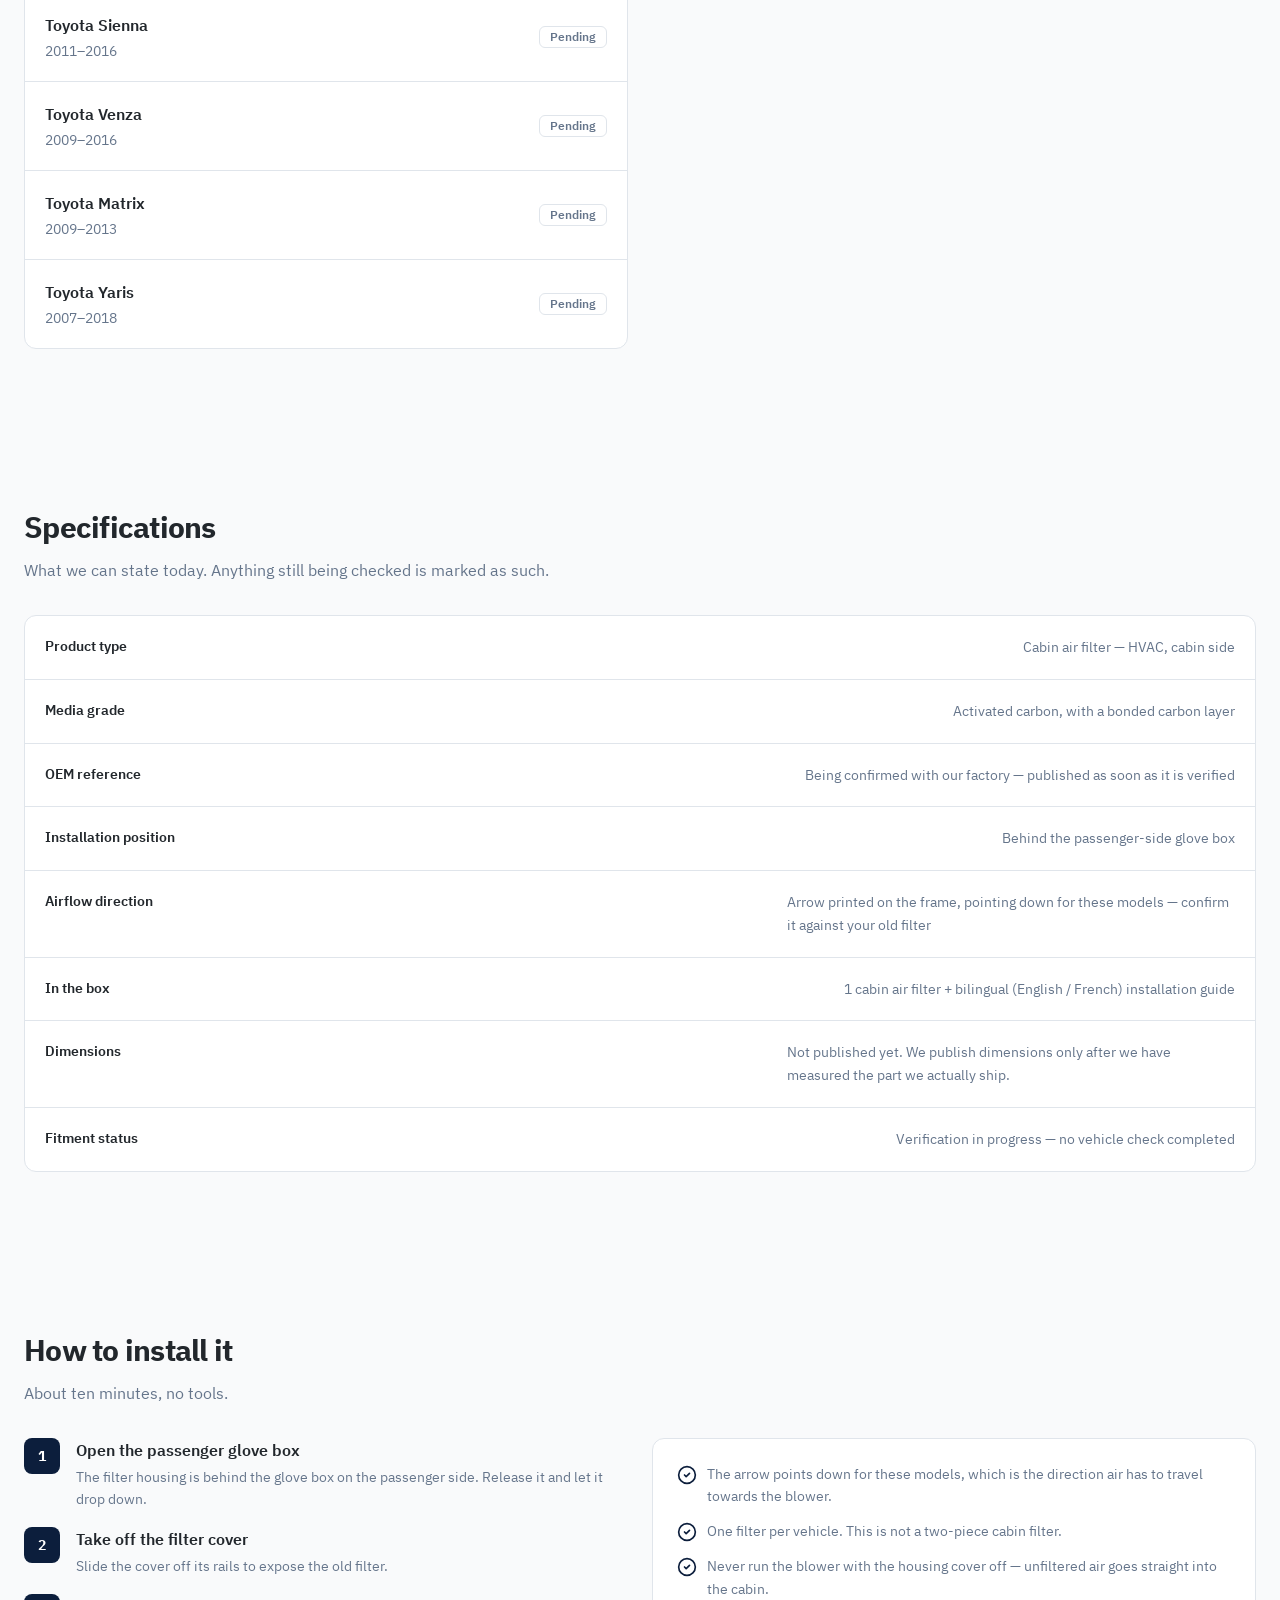
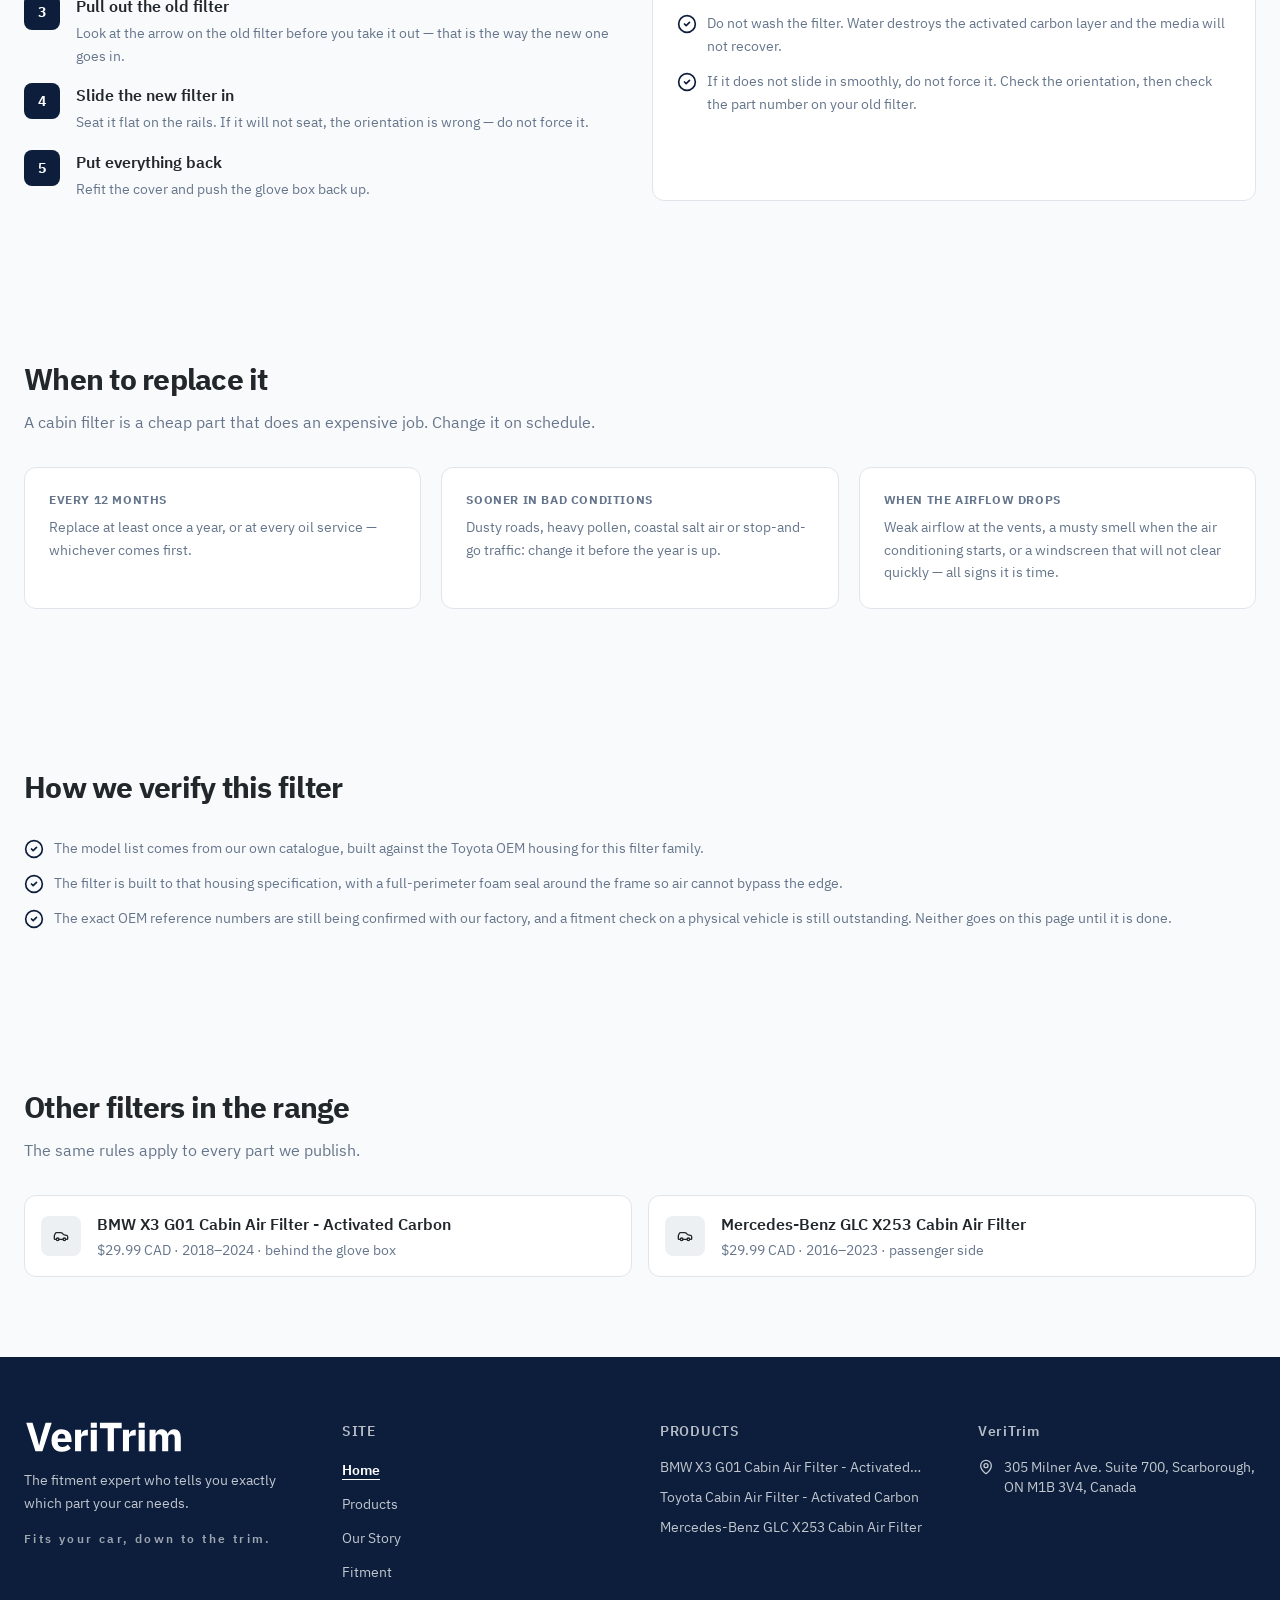
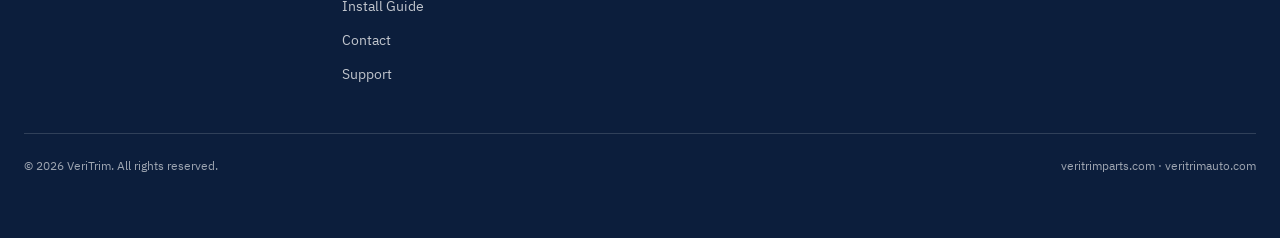
<file: products/toyota-cabin-air-filter/index.html>
<!DOCTYPE html>
<html lang="en">
<head>
  <meta charset="UTF-8">
  <meta name="viewport" content="width=device-width, initial-scale=1.0">
  <title>Toyota Cabin Air Filter - Activated Carbon | VeriTrim</title>
  <meta name="description" content="Activated carbon cabin air filter for Toyota passenger cars. Year ranges are listed per model: Camry 2007–2017, Corolla 2009–2019, RAV4 2006–2018 and more. Fitment status stated plainly.">
  <link rel="canonical" href="https://veritrimparts.com/products/toyota-cabin-air-filter/">
  <meta property="og:type" content="product">
  <meta property="og:site_name" content="VeriTrim">
  <meta property="og:url" content="https://veritrimparts.com/products/toyota-cabin-air-filter/">
  <meta property="og:title" content="Toyota Cabin Air Filter - Activated Carbon | VeriTrim">
  <meta property="og:description" content="Activated carbon cabin air filter for Toyota passenger cars. Year ranges are listed per model: Camry 2007–2017, Corolla 2009–2019, RAV4 2006–2018 and more. Fitment status stated plainly.">
  <meta property="og:image" content="https://veritrimparts.com/images/toyota-cf10285.webp">
  <meta name="twitter:card" content="summary_large_image">
  <meta name="twitter:title" content="Toyota Cabin Air Filter - Activated Carbon | VeriTrim">
  <meta name="twitter:description" content="Activated carbon cabin air filter for Toyota passenger cars. Year ranges are listed per model: Camry 2007–2017, Corolla 2009–2019, RAV4 2006–2018 and more. Fitment status stated plainly.">
  <meta name="twitter:image" content="https://veritrimparts.com/images/toyota-cf10285.webp">
  <link rel="icon" type="image/svg+xml" href="data:image/svg+xml,%3Csvg xmlns='http://www.w3.org/2000/svg' viewBox='0 0 24 24' fill='none' stroke='%230B2A5B' stroke-width='2' stroke-linecap='round' stroke-linejoin='round'%3E%3Cpath d='M20 13c0 5-3.5 7.5-7.66 8.95a1 1 0 0 1-.67-.01C7.5 20.5 4 18 4 13V6a1 1 0 0 1 1-1c2 0 4.5-1.2 6.24-2.72a1.17 1.17 0 0 1 1.52 0C14.51 3.81 17 5 19 5a1 1 0 0 1 1 1z'%3E%3C/path%3E%3Cpath d='m9 12 2 2 4-4'%3E%3C/path%3E%3C/svg%3E">
  <link rel="stylesheet" href="../../css/fonts.css">
  <link rel="stylesheet" href="../../css/style.css">
  <script>window.VERITRIM_GA4_ID = "";</script>
  <script src="../../js/analytics.js" defer></script>
  <script type="application/ld+json">{"@context": "https://schema.org", "@type": "Product", "name": "Toyota Cabin Air Filter - Activated Carbon | VeriTrim", "description": "Activated carbon cabin air filter for Toyota passenger cars, with year ranges listed per model: Camry 2007-2017, Corolla 2009-2019, RAV4 2006-2018 and more.", "image": "https://veritrimparts.com/images/toyota-cf10285.webp", "brand": {"@type": "Brand", "name": "VeriTrim"}}</script>
</head>
<body class="bg-background text-foreground">
<header class="sticky top-0 z-50 w-full border-b border-border/60 bg-background/85 backdrop-blur-md"><div class="mx-auto flex h-16 max-w-7xl items-center justify-between gap-4 px-4 md:px-6"><a class="flex items-center" href="../../index.html"><img src="../../images/wordmark/VeriTrim-wordmark-navy.svg" alt="VeriTrim" class="h-7 w-auto"></a><nav class="hidden items-center gap-0.5 lg:flex" aria-label="Primary"><a class="flex items-center gap-1.5 rounded-md px-3 py-2 text-sm transition-colors text-muted-foreground hover:bg-muted/60 hover:text-foreground" href="../../index.html"><svg xmlns="http://www.w3.org/2000/svg" width="24" height="24" viewBox="0 0 24 24" fill="none" stroke="currentColor" stroke-width="2" stroke-linecap="round" stroke-linejoin="round" class="lucide lucide-house size-4 shrink-0" aria-hidden="true"><path d="M15 21v-8a1 1 0 0 0-1-1h-4a1 1 0 0 0-1 1v8"></path><path d="M3 10a2 2 0 0 1 .709-1.528l7-6a2 2 0 0 1 2.582 0l7 6A2 2 0 0 1 21 10v9a2 2 0 0 1-2 2H5a2 2 0 0 1-2-2z"></path></svg>Home</a><a class="flex items-center gap-1.5 rounded-md px-3 py-2 text-sm transition-colors text-muted-foreground hover:bg-muted/60 hover:text-foreground" href="../../index.html#products"><svg xmlns="http://www.w3.org/2000/svg" width="24" height="24" viewBox="0 0 24 24" fill="none" stroke="currentColor" stroke-width="2" stroke-linecap="round" stroke-linejoin="round" class="lucide lucide-layout-grid size-4 shrink-0" aria-hidden="true"><rect width="7" height="7" x="3" y="3" rx="1"></rect><rect width="7" height="7" x="14" y="3" rx="1"></rect><rect width="7" height="7" x="14" y="14" rx="1"></rect><rect width="7" height="7" x="3" y="14" rx="1"></rect></svg>Products</a><a class="flex items-center gap-1.5 rounded-md px-3 py-2 text-sm transition-colors text-muted-foreground hover:bg-muted/60 hover:text-foreground" href="../../index.html#our-story"><svg xmlns="http://www.w3.org/2000/svg" width="24" height="24" viewBox="0 0 24 24" fill="none" stroke="currentColor" stroke-width="2" stroke-linecap="round" stroke-linejoin="round" class="lucide lucide-book-open size-4 shrink-0" aria-hidden="true"><path d="M12 7v14"></path><path d="M3 18a1 1 0 0 1-1-1V4a1 1 0 0 1 1-1h5a4 4 0 0 1 4 4 4 4 0 0 1 4-4h5a1 1 0 0 1 1 1v13a1 1 0 0 1-1 1h-6a3 3 0 0 0-3 3 3 3 0 0 0-3-3z"></path></svg>Our Story</a><a class="flex items-center gap-1.5 rounded-md px-3 py-2 text-sm transition-colors text-muted-foreground hover:bg-muted/60 hover:text-foreground" href="../../fitment/index.html"><svg xmlns="http://www.w3.org/2000/svg" width="24" height="24" viewBox="0 0 24 24" fill="none" stroke="currentColor" stroke-width="2" stroke-linecap="round" stroke-linejoin="round" class="lucide lucide-search size-4 shrink-0" aria-hidden="true"><path d="m21 21-4.34-4.34"></path><circle cx="11" cy="11" r="8"></circle></svg>Fitment</a><a class="flex items-center gap-1.5 rounded-md px-3 py-2 text-sm transition-colors text-muted-foreground hover:bg-muted/60 hover:text-foreground" href="../../guides/install-cabin-air-filter/index.html"><svg xmlns="http://www.w3.org/2000/svg" width="24" height="24" viewBox="0 0 24 24" fill="none" stroke="currentColor" stroke-width="2" stroke-linecap="round" stroke-linejoin="round" class="lucide lucide-wrench size-4 shrink-0" aria-hidden="true"><path d="M14.7 6.3a1 1 0 0 0 0 1.4l1.6 1.6a1 1 0 0 0 1.4 0l3.106-3.105c.32-.322.863-.22.983.218a6 6 0 0 1-8.259 7.057l-7.91 7.91a1 1 0 0 1-2.999-3l7.91-7.91a6 6 0 0 1 7.057-8.259c.438.12.54.662.219.984z"></path></svg>Install Guide</a><a class="flex items-center gap-1.5 rounded-md px-3 py-2 text-sm transition-colors text-muted-foreground hover:bg-muted/60 hover:text-foreground" href="../../support/"><svg xmlns="http://www.w3.org/2000/svg" width="24" height="24" viewBox="0 0 24 24" fill="none" stroke="currentColor" stroke-width="2" stroke-linecap="round" stroke-linejoin="round" class="lucide lucide-mail size-4 shrink-0" aria-hidden="true"><path d="m22 7-8.991 5.727a2 2 0 0 1-2.009 0L2 7"></path><rect x="2" y="4" width="20" height="16" rx="2"></rect></svg>Contact</a><a class="flex items-center gap-1.5 rounded-md px-3 py-2 text-sm transition-colors text-muted-foreground hover:bg-muted/60 hover:text-foreground" href="../../support/"><svg xmlns="http://www.w3.org/2000/svg" width="24" height="24" viewBox="0 0 24 24" fill="none" stroke="currentColor" stroke-width="2" stroke-linecap="round" stroke-linejoin="round" class="lucide lucide-help-circle size-4 shrink-0" aria-hidden="true"><circle cx="12" cy="12" r="10"></circle><path d="M9.09 9a3 3 0 0 1 5.83 1c0 2-3 3-3 3"></path><path d="M12 17h.01"></path></svg>Support</a></nav><div class="flex items-center gap-2 lg:hidden"><button data-slot="sheet-trigger" class="inline-flex items-center justify-center gap-2 whitespace-nowrap rounded-md text-sm font-medium focus-visible:outline-none focus-visible:ring-1 focus-visible:ring-ring disabled:pointer-events-none disabled:opacity-50 [&amp;_svg]:pointer-events-none [&amp;_svg]:size-4 [&amp;_svg]:shrink-0 hover-elevate active-elevate-2 border border-transparent h-9 w-9" aria-label="Open navigation menu" type="button" aria-haspopup="dialog" aria-expanded="false" data-state="closed"><svg xmlns="http://www.w3.org/2000/svg" width="24" height="24" viewBox="0 0 24 24" fill="none" stroke="currentColor" stroke-width="2" stroke-linecap="round" stroke-linejoin="round" class="lucide lucide-menu size-5" aria-hidden="true"><path d="M4 5h16"></path><path d="M4 12h16"></path><path d="M4 19h16"></path></svg></button></div></div></header><main class="flex-1"><section class="w-full border-b border-border bg-muted/60 py-12 md:py-16">
  <div class="mx-auto max-w-7xl px-4 md:px-6">
    <nav aria-label="Breadcrumb" class="mb-6 flex flex-wrap items-center gap-2 text-xs text-muted-foreground">
      <a class="transition-colors hover:text-foreground" href="../../index.html">Home</a><span aria-hidden="true">/</span>
      <a class="transition-colors hover:text-foreground" href="../../index.html#products">Products</a><span aria-hidden="true">/</span>
      <span class="text-foreground">Toyota Cabin Air Filter - Activated Carbon</span>
    </nav>
    <div class="grid grid-cols-1 gap-8 lg:grid-cols-2">
      <div class="overflow-hidden rounded-xl border border-border bg-muted"><img alt="VeriTrim activated carbon cabin air filter for Toyota" class="h-full w-full object-cover" loading="lazy" decoding="async" src="../../images/toyota-cf10285.webp"></div>
      <div class="min-w-0">
        <span class="rounded-md border border-border px-2.5 py-0.5 text-xs font-semibold text-primary">Activated carbon</span>
        <h1 class="mt-4 text-3xl font-bold tracking-tight md:text-4xl">Toyota Cabin Air Filter - Activated Carbon | VeriTrim</h1>
        <p class="mt-3 leading-relaxed text-muted-foreground">An activated carbon cabin filter for Toyota platforms. It sits behind the passenger-side glove box and covers the Camry, Corolla, RAV4, Highlander, Sienna, Venza, Matrix and Yaris listed below.</p>
        <p class="mt-5 text-3xl font-bold tabular-nums">$19.99 CAD</p>
        <div class="mt-6 flex flex-wrap gap-3">
          <a class="inline-flex items-center justify-center gap-2 whitespace-nowrap rounded-md text-sm font-medium focus-visible:outline-none focus-visible:ring-1 focus-visible:ring-ring disabled:pointer-events-none disabled:opacity-50 [&_svg]:pointer-events-none [&_svg]:size-4 [&_svg]:shrink-0 border min-h-10 px-8 border-border bg-primary text-primary-foreground" href="https://www.amazon.ca/s?k=87139-07010">Order from Amazon<svg xmlns="http://www.w3.org/2000/svg" width="24" height="24" viewBox="0 0 24 24" fill="none" stroke="currentColor" stroke-width="2" stroke-linecap="round" stroke-linejoin="round" class="lucide lucide-arrow-right size-4" aria-hidden="true"><path d="M5 12h14"></path><path d="m12 5 7 7-7 7"></path></svg></a>
          <a class="inline-flex items-center justify-center gap-2 whitespace-nowrap rounded-md text-sm font-medium focus-visible:outline-none focus-visible:ring-1 focus-visible:ring-ring disabled:pointer-events-none disabled:opacity-50 [&_svg]:pointer-events-none [&_svg]:size-4 [&_svg]:shrink-0 border min-h-10 px-8 border-border bg-background text-foreground" href="../../fitment/index.html">Check fitment<svg xmlns="http://www.w3.org/2000/svg" width="24" height="24" viewBox="0 0 24 24" fill="none" stroke="currentColor" stroke-width="2" stroke-linecap="round" stroke-linejoin="round" class="lucide lucide-arrow-right size-4" aria-hidden="true"><path d="M5 12h14"></path><path d="m12 5 7 7-7 7"></path></svg></a>
        </div>
        <p class="mt-3 text-xs leading-relaxed text-muted-foreground">Our Amazon listing is still being set up. This button searches Amazon for the equivalent part for now; it will point straight at our own listing page once it is live.</p>
        <div class="mt-6 flex flex-wrap gap-3">
          <a class="inline-flex items-center gap-2 text-sm font-semibold text-primary transition-colors hover:text-foreground" href="../../guides/install-cabin-air-filter/index.html"><svg xmlns="http://www.w3.org/2000/svg" width="24" height="24" viewBox="0 0 24 24" fill="none" stroke="currentColor" stroke-width="2" stroke-linecap="round" stroke-linejoin="round" class="lucide lucide-wrench size-5" aria-hidden="true"><path d="M14.7 6.3a1 1 0 0 0 0 1.4l1.6 1.6a1 1 0 0 0 1.4 0l3.106-3.105c.32-.322.863-.22.983.218a6 6 0 0 1-8.259 7.057l-7.91 7.91a6 6 0 0 1-2.999-3l7.91-7.91a6 6 0 0 1 7.057-8.259c.438.12.54.662.219.984z"></path></svg> Installation guide</a>
          <a class="inline-flex items-center gap-2 text-sm font-semibold text-primary transition-colors hover:text-foreground" href="../../support/"><svg xmlns="http://www.w3.org/2000/svg" width="24" height="24" viewBox="0 0 24 24" fill="none" stroke="currentColor" stroke-width="2" stroke-linecap="round" stroke-linejoin="round" class="lucide lucide-search size-5" aria-hidden="true"><path d="m21 21-4.34-4.34"></path><circle cx="11" cy="11" r="8"></circle></svg> Ask us to confirm your fit</a>
        </div>
      </div>
    </div>
  </div>
</section><section id="fitment-status" class="w-full py-14 md:py-20"><div class="mx-auto max-w-7xl px-4 md:px-6"><div class="mb-8 max-w-2xl"><h2 class="text-2xl font-bold tracking-tight md:text-3xl">Fitment verification in progress</h2><p class="mt-3 leading-relaxed text-muted-foreground"></p></div><div class="rounded-xl border border-border bg-muted p-5"><div class="flex items-start gap-3"><span class="flex size-10 shrink-0 items-center justify-center rounded-lg bg-primary text-primary-foreground"><svg xmlns="http://www.w3.org/2000/svg" width="24" height="24" viewBox="0 0 24 24" fill="none" stroke="currentColor" stroke-width="2" stroke-linecap="round" stroke-linejoin="round" class="lucide lucide-info size-5" aria-hidden="true"><circle cx="12" cy="12" r="10"></circle><path d="M12 16v-4"></path><path d="M12 8h.01"></path></svg></span><div class="min-w-0"><p class="text-sm font-semibold">Fitment verification in progress</p><p class="mt-1 text-sm leading-relaxed text-muted-foreground">The model years below are what our catalogue says, and each one still has to be checked against the OEM housing. We are also still confirming the exact OEM reference numbers for this filter with our factory — we would rather publish nothing than publish a part number we have not verified.</p></div></div></div></div></section><section class="w-full py-14 md:py-20"><div class="mx-auto max-w-7xl px-4 md:px-6"><div class="mb-8 max-w-2xl"><h2 class="text-2xl font-bold tracking-tight md:text-3xl">What it fits</h2><p class="mt-3 leading-relaxed text-muted-foreground">Toyota platforms share one filter across a lot of models. This is the one, and here is exactly where it goes.</p></div><div class="grid grid-cols-1 gap-6 lg:grid-cols-2"><div><div class="rounded-xl border border-border bg-card"><div class="flex flex-wrap items-center justify-between gap-3 border-b border-border p-5 last:border-b-0"><div class="min-w-0"><p class="font-semibold">Toyota Camry</p><p class="mt-1 text-sm text-muted-foreground">2007–2017</p></div><span class="rounded-md border border-border px-2.5 py-0.5 text-xs font-semibold text-muted-foreground">Pending</span></div><div class="flex flex-wrap items-center justify-between gap-3 border-b border-border p-5 last:border-b-0"><div class="min-w-0"><p class="font-semibold">Toyota Corolla</p><p class="mt-1 text-sm text-muted-foreground">2009–2019</p></div><span class="rounded-md border border-border px-2.5 py-0.5 text-xs font-semibold text-muted-foreground">Pending</span></div><div class="flex flex-wrap items-center justify-between gap-3 border-b border-border p-5 last:border-b-0"><div class="min-w-0"><p class="font-semibold">Toyota RAV4</p><p class="mt-1 text-sm text-muted-foreground">2006–2018</p></div><span class="rounded-md border border-border px-2.5 py-0.5 text-xs font-semibold text-muted-foreground">Pending</span></div><div class="flex flex-wrap items-center justify-between gap-3 border-b border-border p-5 last:border-b-0"><div class="min-w-0"><p class="font-semibold">Toyota Highlander</p><p class="mt-1 text-sm text-muted-foreground">2008–2019</p></div><span class="rounded-md border border-border px-2.5 py-0.5 text-xs font-semibold text-muted-foreground">Pending</span></div><div class="flex flex-wrap items-center justify-between gap-3 border-b border-border p-5 last:border-b-0"><div class="min-w-0"><p class="font-semibold">Toyota Sienna</p><p class="mt-1 text-sm text-muted-foreground">2011–2016</p></div><span class="rounded-md border border-border px-2.5 py-0.5 text-xs font-semibold text-muted-foreground">Pending</span></div><div class="flex flex-wrap items-center justify-between gap-3 border-b border-border p-5 last:border-b-0"><div class="min-w-0"><p class="font-semibold">Toyota Venza</p><p class="mt-1 text-sm text-muted-foreground">2009–2016</p></div><span class="rounded-md border border-border px-2.5 py-0.5 text-xs font-semibold text-muted-foreground">Pending</span></div><div class="flex flex-wrap items-center justify-between gap-3 border-b border-border p-5 last:border-b-0"><div class="min-w-0"><p class="font-semibold">Toyota Matrix</p><p class="mt-1 text-sm text-muted-foreground">2009–2013</p></div><span class="rounded-md border border-border px-2.5 py-0.5 text-xs font-semibold text-muted-foreground">Pending</span></div><div class="flex flex-wrap items-center justify-between gap-3 border-b border-border p-5 last:border-b-0"><div class="min-w-0"><p class="font-semibold">Toyota Yaris</p><p class="mt-1 text-sm text-muted-foreground">2007–2018</p></div><span class="rounded-md border border-border px-2.5 py-0.5 text-xs font-semibold text-muted-foreground">Pending</span></div></div></div><div><h3 class="mb-4 text-lg font-semibold">What it does not fit</h3><ul class="space-y-3"><li class="flex gap-2.5 text-sm leading-relaxed text-muted-foreground"><span class="mt-0.5 shrink-0 text-primary">•</span><span>Toyota RAV4 2019 and newer — a different housing.</span></li><li class="flex gap-2.5 text-sm leading-relaxed text-muted-foreground"><span class="mt-0.5 shrink-0 text-primary">•</span><span>Toyota Camry 2018 and newer — a different housing.</span></li><li class="flex gap-2.5 text-sm leading-relaxed text-muted-foreground"><span class="mt-0.5 shrink-0 text-primary">•</span><span>Toyota Sienna 2017 and newer — a different housing.</span></li><li class="flex gap-2.5 text-sm leading-relaxed text-muted-foreground"><span class="mt-0.5 shrink-0 text-primary">•</span><span>Toyota Highlander 2020 and newer — a different housing.</span></li><li class="flex gap-2.5 text-sm leading-relaxed text-muted-foreground"><span class="mt-0.5 shrink-0 text-primary">•</span><span>Hybrid variants of any of these models — we do not list them yet. Send us your VIN and we will check the part number for you.</span></li><li class="flex gap-2.5 text-sm leading-relaxed text-muted-foreground"><span class="mt-0.5 shrink-0 text-primary">•</span><span>Lexus models. This filter is built to the Toyota housing; we do not list Lexus fits until we have checked each one.</span></li></ul></div></div></div></section><section class="w-full py-14 md:py-20"><div class="mx-auto max-w-7xl px-4 md:px-6"><div class="mb-8 max-w-2xl"><h2 class="text-2xl font-bold tracking-tight md:text-3xl">Specifications</h2><p class="mt-3 leading-relaxed text-muted-foreground">What we can state today. Anything still being checked is marked as such.</p></div><div class="rounded-xl border border-border bg-card"><div class="flex flex-wrap items-start justify-between gap-3 border-b border-border p-5 last:border-b-0"><p class="text-sm font-semibold">Product type</p><p class="max-w-md text-sm leading-relaxed text-muted-foreground">Cabin air filter — HVAC, cabin side</p></div><div class="flex flex-wrap items-start justify-between gap-3 border-b border-border p-5 last:border-b-0"><p class="text-sm font-semibold">Media grade</p><p class="max-w-md text-sm leading-relaxed text-muted-foreground">Activated carbon, with a bonded carbon layer</p></div><div class="flex flex-wrap items-start justify-between gap-3 border-b border-border p-5 last:border-b-0"><p class="text-sm font-semibold">OEM reference</p><p class="max-w-md text-sm leading-relaxed text-muted-foreground">Being confirmed with our factory — published as soon as it is verified</p></div><div class="flex flex-wrap items-start justify-between gap-3 border-b border-border p-5 last:border-b-0"><p class="text-sm font-semibold">Installation position</p><p class="max-w-md text-sm leading-relaxed text-muted-foreground">Behind the passenger-side glove box</p></div><div class="flex flex-wrap items-start justify-between gap-3 border-b border-border p-5 last:border-b-0"><p class="text-sm font-semibold">Airflow direction</p><p class="max-w-md text-sm leading-relaxed text-muted-foreground">Arrow printed on the frame, pointing down for these models — confirm it against your old filter</p></div><div class="flex flex-wrap items-start justify-between gap-3 border-b border-border p-5 last:border-b-0"><p class="text-sm font-semibold">In the box</p><p class="max-w-md text-sm leading-relaxed text-muted-foreground">1 cabin air filter + bilingual (English / French) installation guide</p></div><div class="flex flex-wrap items-start justify-between gap-3 border-b border-border p-5 last:border-b-0"><p class="text-sm font-semibold">Dimensions</p><p class="max-w-md text-sm leading-relaxed text-muted-foreground">Not published yet. We publish dimensions only after we have measured the part we actually ship.</p></div><div class="flex flex-wrap items-start justify-between gap-3 border-b border-border p-5 last:border-b-0"><p class="text-sm font-semibold">Fitment status</p><p class="max-w-md text-sm leading-relaxed text-muted-foreground">Verification in progress — no vehicle check completed</p></div></div></div></section><section class="w-full py-14 md:py-20"><div class="mx-auto max-w-7xl px-4 md:px-6"><div class="mb-8 max-w-2xl"><h2 class="text-2xl font-bold tracking-tight md:text-3xl">How to install it</h2><p class="mt-3 leading-relaxed text-muted-foreground">About ten minutes, no tools.</p></div><div class="grid grid-cols-1 gap-6 lg:grid-cols-2"><div><ol class="space-y-4"><li class="flex gap-4"><span class="flex size-9 shrink-0 items-center justify-center rounded-lg bg-primary text-sm font-bold text-primary-foreground">1</span><div class="min-w-0"><p class="font-semibold">Open the passenger glove box</p><p class="mt-1 text-sm leading-relaxed text-muted-foreground">The filter housing is behind the glove box on the passenger side. Release it and let it drop down.</p></div></li><li class="flex gap-4"><span class="flex size-9 shrink-0 items-center justify-center rounded-lg bg-primary text-sm font-bold text-primary-foreground">2</span><div class="min-w-0"><p class="font-semibold">Take off the filter cover</p><p class="mt-1 text-sm leading-relaxed text-muted-foreground">Slide the cover off its rails to expose the old filter.</p></div></li><li class="flex gap-4"><span class="flex size-9 shrink-0 items-center justify-center rounded-lg bg-primary text-sm font-bold text-primary-foreground">3</span><div class="min-w-0"><p class="font-semibold">Pull out the old filter</p><p class="mt-1 text-sm leading-relaxed text-muted-foreground">Look at the arrow on the old filter before you take it out — that is the way the new one goes in.</p></div></li><li class="flex gap-4"><span class="flex size-9 shrink-0 items-center justify-center rounded-lg bg-primary text-sm font-bold text-primary-foreground">4</span><div class="min-w-0"><p class="font-semibold">Slide the new filter in</p><p class="mt-1 text-sm leading-relaxed text-muted-foreground">Seat it flat on the rails. If it will not seat, the orientation is wrong — do not force it.</p></div></li><li class="flex gap-4"><span class="flex size-9 shrink-0 items-center justify-center rounded-lg bg-primary text-sm font-bold text-primary-foreground">5</span><div class="min-w-0"><p class="font-semibold">Put everything back</p><p class="mt-1 text-sm leading-relaxed text-muted-foreground">Refit the cover and push the glove box back up.</p></div></li></ol></div><div class="rounded-xl border border-border bg-card p-6"><ul class="space-y-3"><li class="flex gap-2.5 text-sm leading-relaxed text-muted-foreground"><span class="mt-0.5 shrink-0 text-primary"><svg xmlns="http://www.w3.org/2000/svg" width="24" height="24" viewBox="0 0 24 24" fill="none" stroke="currentColor" stroke-width="2" stroke-linecap="round" stroke-linejoin="round" class="lucide lucide-circle-check size-5" aria-hidden="true"><circle cx="12" cy="12" r="10"></circle><path d="m9 12 2 2 4-4"></path></svg></span><span>The arrow points down for these models, which is the direction air has to travel towards the blower.</span></li><li class="flex gap-2.5 text-sm leading-relaxed text-muted-foreground"><span class="mt-0.5 shrink-0 text-primary"><svg xmlns="http://www.w3.org/2000/svg" width="24" height="24" viewBox="0 0 24 24" fill="none" stroke="currentColor" stroke-width="2" stroke-linecap="round" stroke-linejoin="round" class="lucide lucide-circle-check size-5" aria-hidden="true"><circle cx="12" cy="12" r="10"></circle><path d="m9 12 2 2 4-4"></path></svg></span><span>One filter per vehicle. This is not a two-piece cabin filter.</span></li><li class="flex gap-2.5 text-sm leading-relaxed text-muted-foreground"><span class="mt-0.5 shrink-0 text-primary"><svg xmlns="http://www.w3.org/2000/svg" width="24" height="24" viewBox="0 0 24 24" fill="none" stroke="currentColor" stroke-width="2" stroke-linecap="round" stroke-linejoin="round" class="lucide lucide-circle-check size-5" aria-hidden="true"><circle cx="12" cy="12" r="10"></circle><path d="m9 12 2 2 4-4"></path></svg></span><span>Never run the blower with the housing cover off — unfiltered air goes straight into the cabin.</span></li><li class="flex gap-2.5 text-sm leading-relaxed text-muted-foreground"><span class="mt-0.5 shrink-0 text-primary"><svg xmlns="http://www.w3.org/2000/svg" width="24" height="24" viewBox="0 0 24 24" fill="none" stroke="currentColor" stroke-width="2" stroke-linecap="round" stroke-linejoin="round" class="lucide lucide-circle-check size-5" aria-hidden="true"><circle cx="12" cy="12" r="10"></circle><path d="m9 12 2 2 4-4"></path></svg></span><span>Do not wash the filter. Water destroys the activated carbon layer and the media will not recover.</span></li><li class="flex gap-2.5 text-sm leading-relaxed text-muted-foreground"><span class="mt-0.5 shrink-0 text-primary"><svg xmlns="http://www.w3.org/2000/svg" width="24" height="24" viewBox="0 0 24 24" fill="none" stroke="currentColor" stroke-width="2" stroke-linecap="round" stroke-linejoin="round" class="lucide lucide-circle-check size-5" aria-hidden="true"><circle cx="12" cy="12" r="10"></circle><path d="m9 12 2 2 4-4"></path></svg></span><span>If it does not slide in smoothly, do not force it. Check the orientation, then check the part number on your old filter.</span></li></ul></div></div></div></section><section class="w-full py-14 md:py-20"><div class="mx-auto max-w-7xl px-4 md:px-6"><div class="mb-8 max-w-2xl"><h2 class="text-2xl font-bold tracking-tight md:text-3xl">When to replace it</h2><p class="mt-3 leading-relaxed text-muted-foreground">A cabin filter is a cheap part that does an expensive job. Change it on schedule.</p></div><div class="grid grid-cols-1 gap-5 md:grid-cols-3"><div class="rounded-xl border border-border bg-card p-6"><p class="text-xs font-bold uppercase tracking-wider text-muted-foreground">Every 12 months</p><p class="mt-2 text-sm leading-relaxed text-muted-foreground">Replace at least once a year, or at every oil service — whichever comes first.</p></div><div class="rounded-xl border border-border bg-card p-6"><p class="text-xs font-bold uppercase tracking-wider text-muted-foreground">Sooner in bad conditions</p><p class="mt-2 text-sm leading-relaxed text-muted-foreground">Dusty roads, heavy pollen, coastal salt air or stop-and-go traffic: change it before the year is up.</p></div><div class="rounded-xl border border-border bg-card p-6"><p class="text-xs font-bold uppercase tracking-wider text-muted-foreground">When the airflow drops</p><p class="mt-2 text-sm leading-relaxed text-muted-foreground">Weak airflow at the vents, a musty smell when the air conditioning starts, or a windscreen that will not clear quickly — all signs it is time.</p></div></div></div></section><section class="w-full py-14 md:py-20"><div class="mx-auto max-w-7xl px-4 md:px-6"><div class="mb-8 max-w-2xl"><h2 class="text-2xl font-bold tracking-tight md:text-3xl">How we verify this filter</h2><p class="mt-3 leading-relaxed text-muted-foreground"></p></div><ul class="space-y-3"><li class="flex gap-2.5 text-sm leading-relaxed text-muted-foreground"><span class="mt-0.5 shrink-0 text-primary"><svg xmlns="http://www.w3.org/2000/svg" width="24" height="24" viewBox="0 0 24 24" fill="none" stroke="currentColor" stroke-width="2" stroke-linecap="round" stroke-linejoin="round" class="lucide lucide-circle-check size-5" aria-hidden="true"><circle cx="12" cy="12" r="10"></circle><path d="m9 12 2 2 4-4"></path></svg></span><span>The model list comes from our own catalogue, built against the Toyota OEM housing for this filter family.</span></li><li class="flex gap-2.5 text-sm leading-relaxed text-muted-foreground"><span class="mt-0.5 shrink-0 text-primary"><svg xmlns="http://www.w3.org/2000/svg" width="24" height="24" viewBox="0 0 24 24" fill="none" stroke="currentColor" stroke-width="2" stroke-linecap="round" stroke-linejoin="round" class="lucide lucide-circle-check size-5" aria-hidden="true"><circle cx="12" cy="12" r="10"></circle><path d="m9 12 2 2 4-4"></path></svg></span><span>The filter is built to that housing specification, with a full-perimeter foam seal around the frame so air cannot bypass the edge.</span></li><li class="flex gap-2.5 text-sm leading-relaxed text-muted-foreground"><span class="mt-0.5 shrink-0 text-primary"><svg xmlns="http://www.w3.org/2000/svg" width="24" height="24" viewBox="0 0 24 24" fill="none" stroke="currentColor" stroke-width="2" stroke-linecap="round" stroke-linejoin="round" class="lucide lucide-circle-check size-5" aria-hidden="true"><circle cx="12" cy="12" r="10"></circle><path d="m9 12 2 2 4-4"></path></svg></span><span>The exact OEM reference numbers are still being confirmed with our factory, and a fitment check on a physical vehicle is still outstanding. Neither goes on this page until it is done.</span></li></ul></div></section><section class="w-full py-14 md:py-20"><div class="mx-auto max-w-7xl px-4 md:px-6"><div class="mb-8 max-w-2xl"><h2 class="text-2xl font-bold tracking-tight md:text-3xl">Other filters in the range</h2><p class="mt-3 leading-relaxed text-muted-foreground">The same rules apply to every part we publish.</p></div><div class="grid grid-cols-1 gap-4 md:grid-cols-2"><a class="group flex items-center gap-4 rounded-xl border border-border bg-card p-4 transition-colors hover:bg-muted" href="../bmw-x3-g01-cabin-air-filter/index.html">
          <span class="flex size-10 shrink-0 items-center justify-center overflow-hidden rounded-lg bg-muted"><svg xmlns="http://www.w3.org/2000/svg" width="24" height="24" viewBox="0 0 24 24" fill="none" stroke="currentColor" stroke-width="2" stroke-linecap="round" stroke-linejoin="round" class="lucide lucide-car size-4 shrink-0" aria-hidden="true"><path d="M19 17h2c.6 0 1-.4 1-1v-3c0-.9-.7-1.7-1.5-1.9C18.7 10.6 16 10 16 10s-1.3-1.4-2.2-2.3c-.5-.4-1.1-.7-1.8-.7H5c-.6 0-1.1.4-1.4.9l-1.4 2.9A3.7 3.7 0 0 0 2 12v4c0 .6.4 1 1 1h2"></path><circle cx="7" cy="17" r="2"></circle><path d="M9 17h6"></path><circle cx="17" cy="17" r="2"></circle></svg></span>
          <span class="min-w-0"><span class="block font-semibold">BMW X3 G01 Cabin Air Filter - Activated Carbon</span>
          <span class="mt-1 block text-sm text-muted-foreground">$29.99 CAD · 2018–2024 · behind the glove box</span></span>
        </a><a class="group flex items-center gap-4 rounded-xl border border-border bg-card p-4 transition-colors hover:bg-muted" href="../mercedes-benz-glc-x253-cabin-air-filter/index.html">
          <span class="flex size-10 shrink-0 items-center justify-center overflow-hidden rounded-lg bg-muted"><svg xmlns="http://www.w3.org/2000/svg" width="24" height="24" viewBox="0 0 24 24" fill="none" stroke="currentColor" stroke-width="2" stroke-linecap="round" stroke-linejoin="round" class="lucide lucide-car size-4 shrink-0" aria-hidden="true"><path d="M19 17h2c.6 0 1-.4 1-1v-3c0-.9-.7-1.7-1.5-1.9C18.7 10.6 16 10 16 10s-1.3-1.4-2.2-2.3c-.5-.4-1.1-.7-1.8-.7H5c-.6 0-1.1.4-1.4.9l-1.4 2.9A3.7 3.7 0 0 0 2 12v4c0 .6.4 1 1 1h2"></path><circle cx="7" cy="17" r="2"></circle><path d="M9 17h6"></path><circle cx="17" cy="17" r="2"></circle></svg></span>
          <span class="min-w-0"><span class="block font-semibold">Mercedes-Benz GLC X253 Cabin Air Filter</span>
          <span class="mt-1 block text-sm text-muted-foreground">$29.99 CAD · 2016–2023 · passenger side</span></span>
        </a></div></div></section></main>
<footer class="w-full bg-primary text-primary-foreground"><div class="mx-auto max-w-7xl px-4 py-12 md:px-6 md:py-16"><div class="grid grid-cols-1 gap-10 md:grid-cols-2 lg:grid-cols-4"><div class="space-y-4"><div class="flex items-center"><img src="../../images/wordmark/VeriTrim-wordmark-white-transparent.svg" alt="VeriTrim" class="h-8 w-auto"></div><p class="text-sm leading-relaxed text-primary-foreground/75">The fitment expert who tells you exactly which part your car needs.</p><p class="text-xs font-semibold tracking-[0.2em] text-primary-foreground/60">Fits your car, down to the trim.</p></div><div><h3 class="mb-4 text-sm font-semibold uppercase tracking-wider text-primary-foreground/70">Site</h3><ul class="space-y-2.5"><li><a aria-current="page" class="text-sm font-semibold text-primary-foreground underline underline-offset-4" href="../../index.html">Home</a></li><li><a class="text-sm text-primary-foreground/75 transition-colors hover:text-primary-foreground" href="../../index.html#products">Products</a></li><li><a class="text-sm text-primary-foreground/75 transition-colors hover:text-primary-foreground" href="../../index.html#our-story">Our Story</a></li><li><a class="text-sm text-primary-foreground/75 transition-colors hover:text-primary-foreground" href="../../fitment/index.html">Fitment</a></li><li><a class="text-sm text-primary-foreground/75 transition-colors hover:text-primary-foreground" href="../../guides/install-cabin-air-filter/index.html">Install Guide</a></li><li><a class="text-sm text-primary-foreground/75 transition-colors hover:text-primary-foreground" href="../../support/">Contact</a></li><li><a class="text-sm text-primary-foreground/75 transition-colors hover:text-primary-foreground" href="../../support/">Support</a></li></ul></div><div><h3 class="mb-4 text-sm font-semibold uppercase tracking-wider text-primary-foreground/70">Products</h3><ul class="space-y-2.5"><li><a class="line-clamp-1 text-sm text-primary-foreground/75 transition-colors hover:text-primary-foreground" href="../../products/bmw-x3-g01-cabin-air-filter/index.html">BMW X3 G01 Cabin Air Filter - Activated Carbon</a></li><li><a class="line-clamp-1 text-sm text-primary-foreground/75 transition-colors hover:text-primary-foreground" href="../../products/toyota-cabin-air-filter/index.html">Toyota Cabin Air Filter - Activated Carbon</a></li><li><a class="line-clamp-1 text-sm text-primary-foreground/75 transition-colors hover:text-primary-foreground" href="../../products/mercedes-benz-glc-x253-cabin-air-filter/index.html">Mercedes-Benz GLC X253 Cabin Air Filter</a></li></ul></div><div><h3 class="mb-4 text-sm font-semibold tracking-wider text-primary-foreground/70">VeriTrim</h3><ul class="space-y-3 text-sm text-primary-foreground/75"><li class="flex gap-2.5"><svg xmlns="http://www.w3.org/2000/svg" width="24" height="24" viewBox="0 0 24 24" fill="none" stroke="currentColor" stroke-width="2" stroke-linecap="round" stroke-linejoin="round" class="lucide lucide-map-pin mt-0.5 size-4 shrink-0" aria-hidden="true"><path d="M20 10c0 4.993-5.539 10.193-7.399 11.799a1 1 0 0 1-1.202 0C9.539 20.193 4 14.993 4 10a8 8 0 0 1 16 0"></path><circle cx="12" cy="10" r="3"></circle></svg><span>305 Milner Ave. Suite 700, Scarborough, ON M1B 3V4, Canada</span></li></ul></div></div><div class="mt-12 flex flex-col items-start justify-between gap-3 border-t border-primary-foreground/15 pt-6 text-xs text-primary-foreground/60 md:flex-row md:items-center"><p>© 2026 VeriTrim. All rights reserved.</p><p>veritrimparts.com · veritrimauto.com</p></div></div></footer>
</body>
</html>
</file>
<file: css/fonts.css>
/* IBM Plex, self-hosted. Versions pinned per 《VeriTrim · 字标》:
   @ibm/plex-sans@1.1.0, @ibm/plex-mono@2.5.0. Source: jsDelivr (IBM official). */
@font-face{font-family:"IBM Plex Sans";font-style:normal;font-weight:300;font-display:swap;src:url("fonts/IBMPlexSans-Light.woff2") format("woff2")}
@font-face{font-family:"IBM Plex Sans";font-style:normal;font-weight:400;font-display:swap;src:url("fonts/IBMPlexSans-Regular.woff2") format("woff2")}
@font-face{font-family:"IBM Plex Sans";font-style:normal;font-weight:500;font-display:swap;src:url("fonts/IBMPlexSans-Medium.woff2") format("woff2")}
@font-face{font-family:"IBM Plex Sans";font-style:normal;font-weight:600;font-display:swap;src:url("fonts/IBMPlexSans-SemiBold.woff2") format("woff2")}
@font-face{font-family:"IBM Plex Sans";font-style:normal;font-weight:700;font-display:swap;src:url("fonts/IBMPlexSans-Bold.woff2") format("woff2")}
@font-face{font-family:"IBM Plex Mono";font-style:normal;font-weight:400;font-display:swap;src:url("fonts/IBMPlexMono-Regular.woff2") format("woff2")}
@font-face{font-family:"IBM Plex Mono";font-style:normal;font-weight:500;font-display:swap;src:url("fonts/IBMPlexMono-Medium.woff2") format("woff2")}
@font-face{font-family:"IBM Plex Mono";font-style:normal;font-weight:600;font-display:swap;src:url("fonts/IBMPlexMono-SemiBold.woff2") format("woff2")}
@font-face{font-family:"IBM Plex Mono";font-style:normal;font-weight:700;font-display:swap;src:url("fonts/IBMPlexMono-Bold.woff2") format("woff2")}
body{font-family:"IBM Plex Sans",-apple-system,BlinkMacSystemFont,"Segoe UI",Roboto,sans-serif}
.plex-mono{font-family:"IBM Plex Mono",ui-monospace,SFMono-Regular,Menlo,monospace}
</file>
<file: css/style.css>
/*@import "https://miaoda.feishu.cn/fonts/css2?family=Space+Grotesk:wght@300..700&family=Inter:wght@300..700&display=swap";*/@layer components,antd;@layer properties{@supports (((-webkit-hyphens:none)) and (not (margin-trim:inline))) or ((-moz-orient:inline) and (not (color:rgb(from red r g b)))){*,:before,:after{--tw-translate-x:0;--tw-translate-y:0;--tw-translate-z:0;--tw-rotate-x:initial;--tw-rotate-y:initial;--tw-rotate-z:initial;--tw-skew-x:initial;--tw-skew-y:initial;--tw-space-y-reverse:0;--tw-border-style:solid;--tw-gradient-position:initial;--tw-gradient-from:#0000;--tw-gradient-via:#0000;--tw-gradient-to:#0000;--tw-gradient-stops:initial;--tw-gradient-via-stops:initial;--tw-gradient-from-position:0%;--tw-gradient-via-position:50%;--tw-gradient-to-position:100%;--tw-leading:initial;--tw-font-weight:initial;--tw-tracking:initial;--tw-ordinal:initial;--tw-slashed-zero:initial;--tw-numeric-figure:initial;--tw-numeric-spacing:initial;--tw-numeric-fraction:initial;--tw-shadow:0 0 #0000;--tw-shadow-color:initial;--tw-shadow-alpha:100%;--tw-inset-shadow:0 0 #0000;--tw-inset-shadow-color:initial;--tw-inset-shadow-alpha:100%;--tw-ring-color:initial;--tw-ring-shadow:0 0 #0000;--tw-inset-ring-color:initial;--tw-inset-ring-shadow:0 0 #0000;--tw-ring-inset:initial;--tw-ring-offset-width:0px;--tw-ring-offset-color:#fff;--tw-ring-offset-shadow:0 0 #0000;--tw-outline-style:solid;--tw-blur:initial;--tw-brightness:initial;--tw-contrast:initial;--tw-grayscale:initial;--tw-hue-rotate:initial;--tw-invert:initial;--tw-opacity:initial;--tw-saturate:initial;--tw-sepia:initial;--tw-drop-shadow:initial;--tw-drop-shadow-color:initial;--tw-drop-shadow-alpha:100%;--tw-drop-shadow-size:initial;--tw-backdrop-blur:initial;--tw-backdrop-brightness:initial;--tw-backdrop-contrast:initial;--tw-backdrop-grayscale:initial;--tw-backdrop-hue-rotate:initial;--tw-backdrop-invert:initial;--tw-backdrop-opacity:initial;--tw-backdrop-saturate:initial;--tw-backdrop-sepia:initial;--tw-duration:initial;--tw-ease:initial;--tw-content:"";--tw-animation-delay:0s;--tw-animation-direction:normal;--tw-animation-duration:initial;--tw-animation-fill-mode:none;--tw-animation-iteration-count:1;--tw-enter-blur:0;--tw-enter-opacity:1;--tw-enter-rotate:0;--tw-enter-scale:1;--tw-enter-translate-x:0;--tw-enter-translate-y:0;--tw-exit-blur:0;--tw-exit-opacity:1;--tw-exit-rotate:0;--tw-exit-scale:1;--tw-exit-translate-x:0;--tw-exit-translate-y:0}::backdrop{--tw-translate-x:0;--tw-translate-y:0;--tw-translate-z:0;--tw-rotate-x:initial;--tw-rotate-y:initial;--tw-rotate-z:initial;--tw-skew-x:initial;--tw-skew-y:initial;--tw-space-y-reverse:0;--tw-border-style:solid;--tw-gradient-position:initial;--tw-gradient-from:#0000;--tw-gradient-via:#0000;--tw-gradient-to:#0000;--tw-gradient-stops:initial;--tw-gradient-via-stops:initial;--tw-gradient-from-position:0%;--tw-gradient-via-position:50%;--tw-gradient-to-position:100%;--tw-leading:initial;--tw-font-weight:initial;--tw-tracking:initial;--tw-ordinal:initial;--tw-slashed-zero:initial;--tw-numeric-figure:initial;--tw-numeric-spacing:initial;--tw-numeric-fraction:initial;--tw-shadow:0 0 #0000;--tw-shadow-color:initial;--tw-shadow-alpha:100%;--tw-inset-shadow:0 0 #0000;--tw-inset-shadow-color:initial;--tw-inset-shadow-alpha:100%;--tw-ring-color:initial;--tw-ring-shadow:0 0 #0000;--tw-inset-ring-color:initial;--tw-inset-ring-shadow:0 0 #0000;--tw-ring-inset:initial;--tw-ring-offset-width:0px;--tw-ring-offset-color:#fff;--tw-ring-offset-shadow:0 0 #0000;--tw-outline-style:solid;--tw-blur:initial;--tw-brightness:initial;--tw-contrast:initial;--tw-grayscale:initial;--tw-hue-rotate:initial;--tw-invert:initial;--tw-opacity:initial;--tw-saturate:initial;--tw-sepia:initial;--tw-drop-shadow:initial;--tw-drop-shadow-color:initial;--tw-drop-shadow-alpha:100%;--tw-drop-shadow-size:initial;--tw-backdrop-blur:initial;--tw-backdrop-brightness:initial;--tw-backdrop-contrast:initial;--tw-backdrop-grayscale:initial;--tw-backdrop-hue-rotate:initial;--tw-backdrop-invert:initial;--tw-backdrop-opacity:initial;--tw-backdrop-saturate:initial;--tw-backdrop-sepia:initial;--tw-duration:initial;--tw-ease:initial;--tw-content:"";--tw-animation-delay:0s;--tw-animation-direction:normal;--tw-animation-duration:initial;--tw-animation-fill-mode:none;--tw-animation-iteration-count:1;--tw-enter-blur:0;--tw-enter-opacity:1;--tw-enter-rotate:0;--tw-enter-scale:1;--tw-enter-translate-x:0;--tw-enter-translate-y:0;--tw-exit-blur:0;--tw-exit-opacity:1;--tw-exit-rotate:0;--tw-exit-scale:1;--tw-exit-translate-x:0;--tw-exit-translate-y:0}}}@layer theme{:root,:host{--font-serif:var(--font-serif);--font-mono:var(--font-mono);--color-red-50:#fef2f2;--color-red-100:#ffe2e2;--color-red-200:#ffcaca;--color-red-300:#ffa3a3;--color-red-400:#ff6568;--color-red-500:#fb2c36;--color-red-600:#e40014;--color-red-700:#bf000f;--color-red-800:#9f0712;--color-red-900:#82181a;--color-red-950:#460809;--color-orange-50:#fff7ed;--color-orange-100:#ffedd5;--color-orange-200:#ffd7a8;--color-orange-300:#ffb96d;--color-orange-400:#ff8b1a;--color-orange-500:#fe6e00;--color-orange-600:#f05100;--color-orange-700:#c53c00;--color-orange-800:#9f2d00;--color-orange-900:#7e2a0c;--color-orange-950:#441306;--color-amber-50:#fffbeb;--color-amber-100:#fef3c6;--color-amber-200:#fee685;--color-amber-300:#ffd236;--color-amber-400:#fcbb00;--color-amber-500:#f99c00;--color-amber-600:#dd7400;--color-amber-700:#b75000;--color-amber-800:#953d00;--color-amber-900:#7b3306;--color-amber-950:#461901;--color-yellow-50:#fefce8;--color-yellow-100:#fef9c2;--color-yellow-200:#fff085;--color-yellow-300:#ffe02a;--color-yellow-400:#fac800;--color-yellow-500:#edb200;--color-yellow-600:#cd8900;--color-yellow-700:#a36100;--color-yellow-800:#874b00;--color-yellow-900:#733e0a;--color-yellow-950:#432004;--color-lime-50:#f7fee7;--color-lime-100:#ecfcca;--color-lime-200:#d8f999;--color-lime-300:#bbf451;--color-lime-400:#9de500;--color-lime-500:#80cd00;--color-lime-600:#62a400;--color-lime-700:#4b7d00;--color-lime-800:#3d6300;--color-lime-900:#35530e;--color-lime-950:#192e03;--color-green-50:#f0fdf4;--color-green-100:#dcfce7;--color-green-200:#b9f8cf;--color-green-300:#7bf1a8;--color-green-400:#05df72;--color-green-500:#00c758;--color-green-600:#00a544;--color-green-700:#008138;--color-green-800:#016630;--color-green-900:#0d542b;--color-green-950:#032e15;--color-emerald-50:#ecfdf5;--color-emerald-100:#d0fae5;--color-emerald-200:#a4f4cf;--color-emerald-300:#5ee9b5;--color-emerald-400:#00d294;--color-emerald-500:#00bb7f;--color-emerald-600:#009767;--color-emerald-700:#007956;--color-emerald-800:#005f46;--color-emerald-900:#004e3b;--color-emerald-950:#002c22;--color-teal-50:#f0fdfa;--color-teal-100:#cbfbf1;--color-teal-200:#96f7e4;--color-teal-300:#46ecd5;--color-teal-400:#00d3bd;--color-teal-500:#00baa7;--color-teal-600:#009588;--color-teal-700:#00776e;--color-teal-800:#005f5a;--color-teal-900:#0b4f4a;--color-teal-950:#022f2e;--color-cyan-50:#ecfeff;--color-cyan-100:#cefafe;--color-cyan-200:#a2f4fd;--color-cyan-300:#53eafd;--color-cyan-400:#00d2ef;--color-cyan-500:#00b7d7;--color-cyan-600:#0092b5;--color-cyan-700:#007492;--color-cyan-800:#005f78;--color-cyan-900:#104e64;--color-cyan-950:#053345;--color-blue-50:#eff6ff;--color-blue-100:#dbeafe;--color-blue-200:#bedbff;--color-blue-300:#90c5ff;--color-blue-400:#54a2ff;--color-blue-500:#3080ff;--color-blue-600:#155dfc;--color-blue-700:#1447e6;--color-blue-800:#193cb8;--color-blue-900:#1c398e;--color-blue-950:#162456;--color-indigo-50:#eef2ff;--color-indigo-100:#e0e7ff;--color-indigo-200:#c7d2ff;--color-indigo-300:#a4b3ff;--color-indigo-400:#7d87ff;--color-indigo-500:#625fff;--color-indigo-600:#4f39f6;--color-indigo-700:#432dd7;--color-indigo-800:#372aac;--color-indigo-900:#312c85;--color-indigo-950:#1e1a4d;--color-violet-50:#f5f3ff;--color-violet-100:#ede9fe;--color-violet-200:#ddd6ff;--color-violet-300:#c4b4ff;--color-violet-400:#a685ff;--color-violet-500:#8d54ff;--color-violet-600:#7f22fe;--color-violet-700:#7008e7;--color-violet-800:#5d0ec0;--color-violet-900:#4d179a;--color-violet-950:#2f0d68;--color-purple-50:#faf5ff;--color-purple-100:#f3e8ff;--color-purple-200:#e9d5ff;--color-purple-300:#d9b3ff;--color-purple-400:#c07eff;--color-purple-500:#ac4bff;--color-purple-600:#9810fa;--color-purple-700:#8200da;--color-purple-800:#6e11b0;--color-purple-900:#59168b;--color-purple-950:#3c0366;--color-pink-50:#fdf2f8;--color-pink-100:#fce7f3;--color-pink-200:#fccee8;--color-pink-300:#fda5d5;--color-pink-400:#fb64b6;--color-pink-500:#f6339a;--color-pink-600:#e30076;--color-pink-700:#c4005c;--color-pink-800:#a2004c;--color-pink-900:#861043;--color-pink-950:#510424;--color-slate-50:#f8fafc;--color-slate-100:#f1f5f9;--color-slate-200:#e2e8f0;--color-slate-300:#cad5e2;--color-slate-400:#90a1b9;--color-slate-500:#62748e;--color-slate-600:#45556c;--color-slate-700:#314158;--color-slate-800:#1d293d;--color-slate-900:#0f172b;--color-slate-950:#020618;--color-gray-50:#f9fafb;--color-gray-200:#e5e7eb;--color-neutral-50:#fafafa;--color-neutral-100:#f5f5f5;--color-neutral-200:#e5e5e5;--color-neutral-300:#d4d4d4;--color-neutral-400:#a1a1a1;--color-neutral-500:#737373;--color-neutral-600:#525252;--color-neutral-700:#404040;--color-neutral-800:#262626;--color-neutral-900:#171717;--color-neutral-950:#0a0a0a;--color-black:#000;--color-white:#fff;--spacing:.25rem;--container-sm:24rem;--container-md:28rem;--container-lg:32rem;--container-xl:36rem;--container-2xl:42rem;--container-3xl:48rem;--container-6xl:72rem;--container-7xl:80rem;--text-xs:.75rem;--text-xs--line-height:calc(1 / .75);--text-sm:.875rem;--text-sm--line-height:calc(1.25 / .875);--text-base:1rem;--text-base--line-height:calc(1.5 / 1);--text-lg:1.125rem;--text-lg--line-height:calc(1.75 / 1.125);--text-xl:1.25rem;--text-xl--line-height:calc(1.75 / 1.25);--text-2xl:1.5rem;--text-2xl--line-height:calc(2 / 1.5);--text-3xl:1.875rem;--text-3xl--line-height:calc(2.25 / 1.875);--text-4xl:2.25rem;--text-4xl--line-height:calc(2.5 / 2.25);--text-5xl:3rem;--text-5xl--line-height:1;--text-6xl:3.75rem;--text-6xl--line-height:1;--text-7xl:4.5rem;--text-7xl--line-height:1;--text-8xl:6rem;--text-8xl--line-height:1;--text-9xl:8rem;--text-9xl--line-height:1;--font-weight-normal:400;--font-weight-medium:500;--font-weight-semibold:600;--font-weight-bold:700;--tracking-tight:-.025em;--tracking-wider:.05em;--tracking-widest:.1em;--leading-tight:1.25;--leading-snug:1.375;--leading-normal:1.5;--leading-relaxed:1.625;--radius-xs:.125rem;--shadow-2xs:var(--shadow-2xs);--shadow-xs:var(--shadow-xs);--shadow-sm:var(--shadow-sm);--shadow-md:var(--shadow-md);--shadow-lg:var(--shadow-lg);--shadow-xl:var(--shadow-xl);--shadow-2xl:var(--shadow-2xl);--ease-in-out:cubic-bezier(.4, 0, .2, 1);--animate-spin:spin 1s linear infinite;--animate-pulse:pulse 2s cubic-bezier(.4, 0, .6, 1) infinite;--blur-md:12px;--aspect-video:16 / 9;--default-transition-duration:.15s;--default-transition-timing-function:cubic-bezier(.4, 0, .2, 1);--default-font-family:"IBM Plex Sans", -apple-system, BlinkMacSystemFont, "Segoe UI", Roboto, sans-serif;--default-mono-font-family:var(--font-mono);--shadow:var(--shadow);--color-border:var(--border)}@supports (color:color(display-p3 0 0 0)){:root,:host{--color-red-50:color(display-p3 .988669 .951204 .950419);--color-red-100:color(display-p3 .980386 .889727 .887779);--color-red-200:color(display-p3 .969562 .798149 .794299);--color-red-300:color(display-p3 .956922 .651886 .645122);--color-red-400:color(display-p3 .933534 .431676 .423491);--color-red-500:color(display-p3 .903738 .262579 .253307);--color-red-600:color(display-p3 .830323 .140383 .133196);--color-red-700:color(display-p3 .692737 .116232 .104679);--color-red-800:color(display-p3 .569606 .121069 .108493);--color-red-900:color(display-p3 .466906 .133198 .12139);--color-red-950:color(display-p3 .25064 .0550983 .0468818);--color-orange-50:color(display-p3 .99533 .970132 .933499);--color-orange-100:color(display-p3 .988762 .931393 .843273);--color-orange-200:color(display-p3 .974647 .84705 .680111);--color-orange-300:color(display-p3 .96801 .734346 .464159);--color-orange-400:color(display-p3 .950192 .561807 .211017);--color-orange-500:color(display-p3 .946589 .449788 .0757345);--color-orange-600:color(display-p3 .887467 .341665 .0219962);--color-orange-700:color(display-p3 .729844 .257256 .0511062);--color-orange-800:color(display-p3 .575591 .21198 .082665);--color-orange-900:color(display-p3 .457137 .188093 .0897628);--color-orange-950:color(display-p3 .244276 .0875626 .0387614);--color-amber-50:color(display-p3 .997804 .985047 .926312);--color-amber-100:color(display-p3 .989391 .954583 .796328);--color-amber-200:color(display-p3 .979824 .904554 .57325);--color-amber-300:color(display-p3 .974327 .83063 .33298);--color-amber-400:color(display-p3 .959186 .738519 .118268);--color-amber-500:color(display-p3 .93994 .620584 .0585367);--color-amber-600:color(display-p3 .827144 .467166 .0336006);--color-amber-700:color(display-p3 .67989 .32771 .0520514);--color-amber-800:color(display-p3 .547533 .256058 .0728326);--color-amber-900:color(display-p3 .445958 .216422 .0823321);--color-amber-950:color(display-p3 .252662 .109091 .026881);--color-yellow-50:color(display-p3 .994197 .988062 .917538);--color-yellow-100:color(display-p3 .993436 .977463 .782913);--color-yellow-200:color(display-p3 .988789 .943116 .579188);--color-yellow-300:color(display-p3 .982669 .880884 .32102);--color-yellow-400:color(display-p3 .959941 .790171 .0585198);--color-yellow-500:color(display-p3 .903651 .703062 .0745389);--color-yellow-600:color(display-p3 .776342 .542492 .041709);--color-yellow-700:color(display-p3 .613146 .386658 .0579687);--color-yellow-800:color(display-p3 .503181 .30478 .075537);--color-yellow-900:color(display-p3 .422485 .252729 .095052);--color-yellow-950:color(display-p3 .243647 .131076 .0413888);--color-lime-50:color(display-p3 .973995 .995624 .914278);--color-lime-100:color(display-p3 .936811 .986772 .81208);--color-lime-200:color(display-p3 .872841 .974338 .642611);--color-lime-300:color(display-p3 .778594 .948857 .421857);--color-lime-400:color(display-p3 .66872 .893772 .208808);--color-lime-500:color(display-p3 .5627 .801803 .131231);--color-lime-600:color(display-p3 .435354 .640614 .0909333);--color-lime-700:color(display-p3 .333353 .486326 .0944279);--color-lime-800:color(display-p3 .271455 .384177 .0975063);--color-lime-900:color(display-p3 .233682 .324055 .105897);--color-lime-950:color(display-p3 .117864 .17918 .0379316);--color-green-50:color(display-p3 .950677 .990571 .959366);--color-green-100:color(display-p3 .885269 .984329 .910368);--color-green-200:color(display-p3 .776442 .964383 .823412);--color-green-300:color(display-p3 .600292 .935514 .68114);--color-green-400:color(display-p3 .399536 .862346 .49324);--color-green-500:color(display-p3 .308734 .774754 .374307);--color-green-600:color(display-p3 .243882 .640824 .294808);--color-green-700:color(display-p3 .198355 .501799 .245335);--color-green-800:color(display-p3 .168568 .395123 .211217);--color-green-900:color(display-p3 .147288 .323577 .185694);--color-green-950:color(display-p3 .0670178 .177818 .0930111);--color-emerald-50:color(display-p3 .936818 .989882 .961937);--color-emerald-100:color(display-p3 .848335 .975974 .901691);--color-emerald-200:color(display-p3 .713164 .947563 .822283);--color-emerald-300:color(display-p3 .524941 .903425 .722352);--color-emerald-400:color(display-p3 .334701 .819603 .591575);--color-emerald-500:color(display-p3 .267113 .726847 .508397);--color-emerald-600:color(display-p3 .206557 .589057 .413962);--color-emerald-700:color(display-p3 .164041 .470229 .343508);--color-emerald-800:color(display-p3 .135396 .371401 .277561);--color-emerald-900:color(display-p3 .117821 .302975 .234501);--color-emerald-950:color(display-p3 .0549113 .170434 .13484);--color-teal-50:color(display-p3 .951444 .990904 .98112);--color-teal-100:color(display-p3 .834533 .980328 .946428);--color-teal-200:color(display-p3 .675869 .957879 .896029);--color-teal-300:color(display-p3 .484989 .914726 .835079);--color-teal-400:color(display-p3 .322787 .822056 .744388);--color-teal-500:color(display-p3 .266569 .721518 .655462);--color-teal-600:color(display-p3 .207114 .579584 .53668);--color-teal-700:color(display-p3 .174094 .461318 .433866);--color-teal-800:color(display-p3 .1457 .367051 .350749);--color-teal-900:color(display-p3 .135344 .303314 .290629);--color-teal-950:color(display-p3 .0664925 .181482 .179465);--color-cyan-50:color(display-p3 .938135 .993772 .998465);--color-cyan-100:color(display-p3 .843085 .97553 .992573);--color-cyan-200:color(display-p3 .707418 .947027 .984826);--color-cyan-300:color(display-p3 .503734 .904871 .979358);--color-cyan-400:color(display-p3 .294638 .813991 .934996);--color-cyan-500:color(display-p3 .246703 .710032 .841444);--color-cyan-600:color(display-p3 .193249 .564651 .707197);--color-cyan-700:color(display-p3 .164124 .451431 .570574);--color-cyan-800:color(display-p3 .151437 .365208 .461053);--color-cyan-900:color(display-p3 .142586 .302008 .385094);--color-cyan-950:color(display-p3 .0805271 .197254 .263206);--color-blue-50:color(display-p3 .941826 .963151 .995385);--color-blue-100:color(display-p3 .869214 .915931 .989622);--color-blue-200:color(display-p3 .76688 .855207 .987483);--color-blue-300:color(display-p3 .602559 .767214 .993938);--color-blue-400:color(display-p3 .397443 .62813 .992116);--color-blue-500:color(display-p3 .266422 .491219 .988624);--color-blue-600:color(display-p3 .174493 .358974 .950247);--color-blue-700:color(display-p3 .1379 .274983 .867624);--color-blue-800:color(display-p3 .134023 .230647 .695537);--color-blue-900:color(display-p3 .136395 .219428 .537145);--color-blue-950:color(display-p3 .0993202 .141621 .323413);--color-indigo-50:color(display-p3 .936215 .948621 .995621);--color-indigo-100:color(display-p3 .883035 .90499 .993138);--color-indigo-200:color(display-p3 .786558 .821755 .988451);--color-indigo-300:color(display-p3 .650892 .700156 .990824);--color-indigo-400:color(display-p3 .494992 .525291 .985107);--color-indigo-500:color(display-p3 .380374 .372235 .971707);--color-indigo-600:color(display-p3 .297656 .227891 .929242);--color-indigo-700:color(display-p3 .251282 .180274 .81203);--color-indigo-800:color(display-p3 .207204 .165242 .647584);--color-indigo-900:color(display-p3 .188425 .173312 .503066);--color-indigo-950:color(display-p3 .114685 .103142 .289065);--color-violet-50:color(display-p3 .959212 .95304 .995713);--color-violet-100:color(display-p3 .926222 .913546 .990178);--color-violet-200:color(display-p3 .861543 .838846 .988006);--color-violet-300:color(display-p3 .758872 .706261 .991729);--color-violet-400:color(display-p3 .631215 .522175 .990008);--color-violet-500:color(display-p3 .523372 .329605 .990884);--color-violet-600:color(display-p3 .459951 .162666 .957985);--color-violet-700:color(display-p3 .40161 .0841901 .871151);--color-violet-800:color(display-p3 .333914 .0857549 .723825);--color-violet-900:color(display-p3 .277841 .103712 .580169);--color-violet-950:color(display-p3 .166776 .0591626 .389813);--color-purple-50:color(display-p3 .977045 .961759 .996715);--color-purple-100:color(display-p3 .945034 .910569 .992972);--color-purple-200:color(display-p3 .901181 .835978 .992237);--color-purple-300:color(display-p3 .829394 .703737 .996084);--color-purple-400:color(display-p3 .719919 .492497 .995173);--color-purple-500:color(display-p3 .629519 .30089 .990817);--color-purple-600:color(display-p3 .546729 .130167 .94439);--color-purple-700:color(display-p3 .465298 .0652579 .824397);--color-purple-800:color(display-p3 .393513 .10339 .664476);--color-purple-900:color(display-p3 .321698 .107597 .524563);--color-purple-950:color(display-p3 .212466 .030662 .385137);--color-pink-50:color(display-p3 .983916 .950076 .970581);--color-pink-100:color(display-p3 .974549 .908208 .950227);--color-pink-200:color(display-p3 .95913 .815822 .905269);--color-pink-300:color(display-p3 .944378 .662026 .8283);--color-pink-400:color(display-p3 .915485 .430491 .70271);--color-pink-500:color(display-p3 .88894 .276457 .595049);--color-pink-600:color(display-p3 .825649 .141205 .459338);--color-pink-700:color(display-p3 .711537 .101006 .358209);--color-pink-800:color(display-p3 .584151 .105343 .297396);--color-pink-900:color(display-p3 .480862 .117563 .26009);--color-pink-950:color(display-p3 .289266 .0492215 .139542);--color-slate-50:color(display-p3 .974377 .979815 .986207);--color-slate-100:color(display-p3 .947345 .959969 .97483);--color-slate-200:color(display-p3 .890322 .909405 .939294);--color-slate-300:color(display-p3 .800294 .834432 .882803);--color-slate-400:color(display-p3 .577446 .629622 .716602);--color-slate-500:color(display-p3 .397645 .452653 .547642);--color-slate-600:color(display-p3 .283418 .332214 .416355);--color-slate-700:color(display-p3 .205992 .253487 .336039);--color-slate-800:color(display-p3 .121994 .158688 .232363);--color-slate-900:color(display-p3 .0639692 .0891152 .163036);--color-slate-950:color(display-p3 .0102437 .0227555 .0878731);--color-gray-50:color(display-p3 .977213 .98084 .985102);--color-gray-200:color(display-p3 .899787 .906171 .92106);--color-neutral-50:color(display-p3 .980256 .980256 .980256);--color-neutral-100:color(display-p3 .960587 .960587 .960587);--color-neutral-200:color(display-p3 .898161 .898161 .898161);--color-neutral-300:color(display-p3 .831444 .831444 .831444);--color-neutral-400:color(display-p3 .630163 .630163 .630163);--color-neutral-500:color(display-p3 .451519 .451519 .451519);--color-neutral-600:color(display-p3 .321993 .321993 .321993);--color-neutral-700:color(display-p3 .250471 .250471 .250471);--color-neutral-800:color(display-p3 .149382 .149382 .149382);--color-neutral-900:color(display-p3 .0905274 .0905274 .0905274);--color-neutral-950:color(display-p3 .0393882 .0393882 .0393882)}}@supports (color:lab(0% 0 0)){:root,:host{--color-red-50:lab(96.5005% 4.18508 1.52328);--color-red-100:lab(92.243% 10.2865 3.83865);--color-red-200:lab(86.017% 19.8815 7.75869);--color-red-300:lab(76.5514% 36.422 15.5335);--color-red-400:lab(63.7053% 60.745 31.3109);--color-red-500:lab(55.4814% 75.0732 48.8528);--color-red-600:lab(48.4493% 77.4328 61.5452);--color-red-700:lab(40.4273% 67.2623 53.7441);--color-red-800:lab(33.7174% 55.8993 41.0293);--color-red-900:lab(28.5139% 44.5539 29.0463);--color-red-950:lab(13.003% 29.04 16.7519);--color-orange-50:lab(97.7008% 1.53735 5.90649);--color-orange-100:lab(94.7127% 3.58394 14.3151);--color-orange-200:lab(88.4871% 9.94918 28.8378);--color-orange-300:lab(80.8059% 21.7313 50.4455);--color-orange-400:lab(70.0429% 42.5156 75.8207);--color-orange-500:lab(64.272% 57.1788 90.3583);--color-orange-600:lab(57.1026% 64.2584 89.8886);--color-orange-700:lab(46.4615% 57.7275 70.8507);--color-orange-800:lab(37.1566% 46.6433 50.5562);--color-orange-900:lab(30.2951% 36.0434 37.671);--color-orange-950:lab(14.1747% 23.4515 19.4461);--color-amber-50:lab(98.6252% -.635922 8.42309);--color-amber-100:lab(95.916% -1.21653 23.111);--color-amber-200:lab(91.7203% -.505269 49.9084);--color-amber-300:lab(86.4156% 6.13147 78.3961);--color-amber-400:lab(80.1641% 16.6016 99.2089);--color-amber-500:lab(72.7183% 31.8672 97.9407);--color-amber-600:lab(60.3514% 40.5624 87.1228);--color-amber-700:lab(47.2709% 42.9082 69.2966);--color-amber-800:lab(37.8822% 37.1699 52.2718);--color-amber-900:lab(31.2288% 30.2627 40.0378);--color-amber-950:lab(15.8111% 20.9107 23.3752);--color-yellow-50:lab(98.6846% -1.79055 9.7766);--color-yellow-100:lab(97.3564% -4.51407 27.344);--color-yellow-200:lab(94.3433% -5.00429 52.9663);--color-yellow-300:lab(89.7033% -.480294 84.4917);--color-yellow-400:lab(83.2664% 8.65132 106.895);--color-yellow-500:lab(76.3898% 14.5258 98.4589);--color-yellow-600:lab(62.7799% 22.4197 86.1544);--color-yellow-700:lab(47.8202% 25.2426 66.5015);--color-yellow-800:lab(38.7484% 23.5833 51.4916);--color-yellow-900:lab(32.3865% 21.1273 38.5959);--color-yellow-950:lab(16.8146% 15.7422 23.1133);--color-lime-50:lab(98.7039% -5.32573 10.2149);--color-lime-100:lab(96.8662% -11.7133 22.0854);--color-lime-200:lab(94.0718% -22.5338 42.5238);--color-lime-300:lab(89.9218% -35.6546 68.5254);--color-lime-400:lab(83.7876% -45.0447 88.4738);--color-lime-500:lab(75.3197% -46.6547 86.1778);--color-lime-600:lab(61.1055% -41.0235 73.1483);--color-lime-700:lab(47.246% -32.2589 55.8249);--color-lime-800:lab(37.7655% -25.1694 43.0683);--color-lime-900:lab(31.9931% -20.7654 33.7379);--color-lime-950:lab(16.5113% -15.1841 22.0145);--color-green-50:lab(98.1563% -5.60117 2.75915);--color-green-100:lab(96.1861% -13.8464 6.52365);--color-green-200:lab(92.4222% -26.4702 12.9427);--color-green-300:lab(86.9953% -47.2691 25.0054);--color-green-400:lab(78.503% -64.9265 39.7492);--color-green-500:lab(70.5521% -66.5147 45.8073);--color-green-600:lab(59.0978% -58.6621 41.2579);--color-green-700:lab(47.0329% -47.0239 31.4788);--color-green-800:lab(37.4616% -36.7971 22.9692);--color-green-900:lab(30.797% -29.6927 17.382);--color-green-950:lab(15.6845% -20.4225 11.7249);--color-emerald-50:lab(97.8462% -6.94966 1.85487);--color-emerald-100:lab(94.9004% -17.0769 5.63836);--color-emerald-200:lab(90.2247% -31.039 9.47084);--color-emerald-300:lab(83.9203% -48.7124 13.8849);--color-emerald-400:lab(75.0771% -60.7313 19.4147);--color-emerald-500:lab(66.9756% -58.27 19.5419);--color-emerald-600:lab(55.0481% -49.9246 15.93);--color-emerald-700:lab(44.4871% -41.0396 11.0361);--color-emerald-800:lab(35.3675% -33.1188 8.04002);--color-emerald-900:lab(28.8637% -26.9249 5.45986);--color-emerald-950:lab(15.0582% -17.9507 2.38369);--color-teal-50:lab(98.3189% -4.74921 -.111711);--color-teal-100:lab(95.1845% -17.4212 -.425422);--color-teal-200:lab(90.7612% -33.1343 -.542295);--color-teal-300:lab(84.8977% -48.1516 -1.3321);--color-teal-400:lab(76.0109% -53.3483 -2.27906);--color-teal-500:lab(67.3859% -49.0983 -2.63511);--color-teal-600:lab(55.0223% -41.0774 -3.90277);--color-teal-700:lab(44.4134% -33.1436 -4.22149);--color-teal-800:lab(35.5975% -26.6648 -4.34487);--color-teal-900:lab(29.506% -21.4706 -3.59886);--color-teal-950:lab(16.6371% -15.3183 -3.81732);--color-cyan-50:lab(98.3304% -5.97432 -2.62108);--color-cyan-100:lab(95.3146% -13.8285 -6.84732);--color-cyan-200:lab(91.0821% -24.0435 -12.8306);--color-cyan-300:lab(85.3886% -36.7636 -21.5716);--color-cyan-400:lab(76.6045% -40.9406 -29.6231);--color-cyan-500:lab(67.805% -35.3952 -30.2018);--color-cyan-600:lab(55.1767% -26.7496 -30.5139);--color-cyan-700:lab(44.7267% -21.5987 -26.118);--color-cyan-800:lab(36.5114% -17.1989 -21.6292);--color-cyan-900:lab(30.372% -13.1853 -18.7887);--color-cyan-950:lab(19.1528% -9.68757 -15.5267);--color-blue-50:lab(96.492% -1.14644 -5.11479);--color-blue-100:lab(92.0301% -2.24757 -11.6453);--color-blue-200:lab(86.15% -4.04379 -21.0797);--color-blue-300:lab(77.5052% -6.4629 -36.42);--color-blue-400:lab(65.0361% -1.42065 -56.9802);--color-blue-500:lab(54.1736% 13.3369 -74.6839);--color-blue-600:lab(44.0605% 29.0279 -86.0352);--color-blue-700:lab(36.9089% 35.0961 -85.6872);--color-blue-800:lab(30.2514% 27.7853 -70.2699);--color-blue-900:lab(26.1542% 15.7545 -51.5504);--color-blue-950:lab(15.6723% 8.86232 -32.2945);--color-indigo-50:lab(95.4818% .411302 -6.78529);--color-indigo-100:lab(91.6577% 1.04591 -12.7199);--color-indigo-200:lab(84.4329% 3.18977 -23.9688);--color-indigo-300:lab(74.0235% 8.54138 -41.6075);--color-indigo-400:lab(59.866% 22.4834 -64.4485);--color-indigo-500:lab(48.295% 38.3129 -81.9673);--color-indigo-600:lab(38.4009% 52.6132 -92.3857);--color-indigo-700:lab(32.4486% 49.2217 -84.6695);--color-indigo-800:lab(26.6645% 37.9804 -68.6402);--color-indigo-900:lab(23.3911% 24.6978 -50.4718);--color-indigo-950:lab(12.4853% 14.9672 -31.3418);--color-violet-50:lab(96.2416% 2.28849 -5.51657);--color-violet-100:lab(93.0838% 4.35197 -9.88284);--color-violet-200:lab(87.0888% 8.53688 -19.4189);--color-violet-300:lab(76.7419% 18.3911 -37.0706);--color-violet-400:lab(62.8239% 34.9159 -60.0512);--color-violet-500:lab(49.9355% 55.1776 -81.8963);--color-violet-600:lab(41.088% 68.9966 -91.995);--color-violet-700:lab(35.2783% 67.9912 -88.793);--color-violet-800:lab(29.3188% 57.7986 -76.1493);--color-violet-900:lab(24.3783% 45.7525 -61.4902);--color-violet-950:lab(14.0706% 33.3353 -46.7553);--color-purple-50:lab(97.1627% 2.99937 -4.13398);--color-purple-100:lab(93.3333% 6.97437 -9.83434);--color-purple-200:lab(87.8405% 13.4282 -18.7159);--color-purple-300:lab(78.3298% 26.2195 -34.9499);--color-purple-400:lab(63.6946% 47.6127 -59.2066);--color-purple-500:lab(52.0183% 66.11 -78.2316);--color-purple-600:lab(43.0295% 75.21 -86.5669);--color-purple-700:lab(36.1758% 69.8525 -80.0381);--color-purple-800:lab(30.6017% 56.7637 -64.4751);--color-purple-900:lab(24.9401% 45.2703 -51.2728);--color-purple-950:lab(14.8253% 38.9005 -44.5861);--color-pink-50:lab(96.4459% 4.53997 -1.49434);--color-pink-100:lab(93.5864% 9.01193 -3.15079);--color-pink-200:lab(87.4504% 19.6 -6.46662);--color-pink-300:lab(77.8308% 38.525 -10.5394);--color-pink-400:lab(64.5597% 64.3615 -12.7988);--color-pink-500:lab(56.9303% 76.8162 -8.07021);--color-pink-600:lab(49.5493% 79.8381 2.31768);--color-pink-700:lab(42.1737% 71.8009 7.42233);--color-pink-800:lab(34.9559% 60.2885 5.99639);--color-pink-900:lab(29.4367% 49.3962 3.35757);--color-pink-950:lab(15.6116% 35.2166 3.53979);--color-slate-50:lab(98.1434% -.369519 -1.05966);--color-slate-100:lab(96.286% -.852436 -2.46847);--color-slate-200:lab(91.7353% -.998765 -4.76968);--color-slate-300:lab(84.7652% -1.94535 -7.93337);--color-slate-400:lab(65.5349% -2.25151 -14.5072);--color-slate-500:lab(48.0876% -2.03595 -16.5814);--color-slate-600:lab(35.5623% -1.74978 -15.4316);--color-slate-700:lab(26.9569% -1.47016 -15.6993);--color-slate-800:lab(16.132% -.318035 -14.6672);--color-slate-900:lab(7.78673% 1.82345 -15.0537);--color-slate-950:lab(1.76974% 1.32743 -9.28855);--color-gray-50:lab(98.2596% -.247031 -.706708);--color-gray-200:lab(91.6229% -.159115 -2.26791);--color-neutral-50:lab(98.26% 0 0);--color-neutral-100:lab(96.52% -.0000298023 .0000119209);--color-neutral-200:lab(90.952% 0 -.0000119209);--color-neutral-300:lab(84.92% 0 -.0000119209);--color-neutral-400:lab(66.128% -.0000298023 .0000119209);--color-neutral-500:lab(48.496% 0 0);--color-neutral-600:lab(34.924% 0 0);--color-neutral-700:lab(27.036% 0 0);--color-neutral-800:lab(15.204% 0 -.00000596046);--color-neutral-900:lab(7.78201% -.0000149012 0);--color-neutral-950:lab(2.75381% 0 0)}}}@layer base{*,:after,:before{box-sizing:border-box;border:0 solid;margin:0;padding:0}::backdrop{box-sizing:border-box;border:0 solid;margin:0;padding:0}::-webkit-file-upload-button{box-sizing:border-box;border:0 solid;margin:0;padding:0}::file-selector-button{box-sizing:border-box;border:0 solid;margin:0;padding:0}html,:host{-webkit-text-size-adjust:100%;tab-size:4;line-height:1.5;font-family:var(--default-font-family,-apple-system, BlinkMacSystemFont, "Segoe UI", Roboto, "Helvetica Neue", "Noto Sans", Arial, sans-serif, "Apple Color Emoji", "Segoe UI Emoji", "Segoe UI Symbol", "Noto Color Emoji");font-feature-settings:var(--default-font-feature-settings,normal);font-variation-settings:var(--default-font-variation-settings,normal);-webkit-tap-highlight-color:transparent}hr{height:0;color:inherit;border-top-width:1px}abbr:where([title]){-webkit-text-decoration:underline dotted;text-decoration:underline dotted}h1,h2,h3,h4,h5,h6{font-size:inherit;font-weight:inherit}a{color:inherit;-webkit-text-decoration:inherit;-webkit-text-decoration:inherit;-webkit-text-decoration:inherit;-webkit-text-decoration:inherit;text-decoration:inherit}b,strong{font-weight:bolder}code,kbd,samp,pre{font-family:var(--default-mono-font-family,ui-monospace, SFMono-Regular, Menlo, Monaco, Consolas, "Liberation Mono", "Courier New", monospace);font-feature-settings:var(--default-mono-font-feature-settings,normal);font-variation-settings:var(--default-mono-font-variation-settings,normal);font-size:1em}small{font-size:80%}sub,sup{vertical-align:baseline;font-size:75%;line-height:0;position:relative}sub{bottom:-.25em}sup{top:-.5em}table{text-indent:0;border-color:inherit;border-collapse:collapse}:-moz-focusring:where(:not(iframe)){outline:auto}progress{vertical-align:baseline}summary{display:list-item}ol,ul,menu{list-style:none}img,svg,video,canvas,audio,iframe,embed,object{vertical-align:middle;display:block}img,video{max-width:100%;height:auto}button,input,select,optgroup,textarea{font:inherit;font-feature-settings:inherit;font-variation-settings:inherit;letter-spacing:inherit;color:inherit;opacity:1;background-color:#0000;border-radius:0}::-webkit-file-upload-button{font:inherit;font-feature-settings:inherit;font-variation-settings:inherit;letter-spacing:inherit;color:inherit;opacity:1;background-color:#0000;border-radius:0}::file-selector-button{font:inherit;font-feature-settings:inherit;font-variation-settings:inherit;letter-spacing:inherit;color:inherit;opacity:1;background-color:#0000;border-radius:0}:where(select:-webkit-any([multiple],[size])) optgroup{font-weight:bolder}:where(select:is([multiple],[size])) optgroup{font-weight:bolder}:where(select:-webkit-any([multiple],[size])) optgroup option:not(:-webkit-any(:lang(ae),:lang(ar),:lang(arc),:lang(bcc),:lang(bqi),:lang(ckb),:lang(dv),:lang(fa),:lang(glk),:lang(he),:lang(ku),:lang(mzn),:lang(nqo),:lang(pnb),:lang(ps),:lang(sd),:lang(ug),:lang(ur),:lang(yi))){padding-left:20px}:where(select:is([multiple],[size])) optgroup option:not(:is(:lang(ae),:lang(ar),:lang(arc),:lang(bcc),:lang(bqi),:lang(ckb),:lang(dv),:lang(fa),:lang(glk),:lang(he),:lang(ku),:lang(mzn),:lang(nqo),:lang(pnb),:lang(ps),:lang(sd),:lang(ug),:lang(ur),:lang(yi))){padding-left:20px}:where(select:-webkit-any([multiple],[size])) optgroup option:-webkit-any(:lang(ae),:lang(ar),:lang(arc),:lang(bcc),:lang(bqi),:lang(ckb),:lang(dv),:lang(fa),:lang(glk),:lang(he),:lang(ku),:lang(mzn),:lang(nqo),:lang(pnb),:lang(ps),:lang(sd),:lang(ug),:lang(ur),:lang(yi)){padding-right:20px}:where(select:is([multiple],[size])) optgroup option:is(:lang(ae),:lang(ar),:lang(arc),:lang(bcc),:lang(bqi),:lang(ckb),:lang(dv),:lang(fa),:lang(glk),:lang(he),:lang(ku),:lang(mzn),:lang(nqo),:lang(pnb),:lang(ps),:lang(sd),:lang(ug),:lang(ur),:lang(yi)){padding-right:20px}:not(:-webkit-any(:lang(ae),:lang(ar),:lang(arc),:lang(bcc),:lang(bqi),:lang(ckb),:lang(dv),:lang(fa),:lang(glk),:lang(he),:lang(ku),:lang(mzn),:lang(nqo),:lang(pnb),:lang(ps),:lang(sd),:lang(ug),:lang(ur),:lang(yi)))::-webkit-file-upload-button{margin-right:4px}:not(:is(:lang(ae),:lang(ar),:lang(arc),:lang(bcc),:lang(bqi),:lang(ckb),:lang(dv),:lang(fa),:lang(glk),:lang(he),:lang(ku),:lang(mzn),:lang(nqo),:lang(pnb),:lang(ps),:lang(sd),:lang(ug),:lang(ur),:lang(yi)))::file-selector-button{margin-right:4px}:-webkit-any(:lang(ae),:lang(ar),:lang(arc),:lang(bcc),:lang(bqi),:lang(ckb),:lang(dv),:lang(fa),:lang(glk),:lang(he),:lang(ku),:lang(mzn),:lang(nqo),:lang(pnb),:lang(ps),:lang(sd),:lang(ug),:lang(ur),:lang(yi))::-webkit-file-upload-button{margin-left:4px}:is(:lang(ae),:lang(ar),:lang(arc),:lang(bcc),:lang(bqi),:lang(ckb),:lang(dv),:lang(fa),:lang(glk),:lang(he),:lang(ku),:lang(mzn),:lang(nqo),:lang(pnb),:lang(ps),:lang(sd),:lang(ug),:lang(ur),:lang(yi))::file-selector-button{margin-left:4px}::placeholder{opacity:1}@supports (not ((-webkit-appearance:-apple-pay-button))) or (contain-intrinsic-size:1px){::placeholder{color:currentColor}@supports (color:color-mix(in lab, red, red)){::placeholder{color:color-mix(in oklab, currentcolor 50%, transparent)}}}textarea{resize:vertical}::-webkit-search-decoration{-webkit-appearance:none}::-webkit-date-and-time-value{min-height:1lh;text-align:inherit}::-webkit-datetime-edit{display:inline-flex}::-webkit-datetime-edit-fields-wrapper{padding:0}::-webkit-datetime-edit{padding-top:0;padding-bottom:0}::-webkit-datetime-edit-year-field{padding-top:0;padding-bottom:0}::-webkit-datetime-edit-month-field{padding-top:0;padding-bottom:0}::-webkit-datetime-edit-day-field{padding-top:0;padding-bottom:0}::-webkit-datetime-edit-hour-field{padding-top:0;padding-bottom:0}::-webkit-datetime-edit-minute-field{padding-top:0;padding-bottom:0}::-webkit-datetime-edit-second-field{padding-top:0;padding-bottom:0}::-webkit-datetime-edit-millisecond-field{padding-top:0;padding-bottom:0}::-webkit-datetime-edit-meridiem-field{padding-top:0;padding-bottom:0}::-webkit-calendar-picker-indicator{line-height:1}:-moz-ui-invalid{box-shadow:none}button{-webkit-appearance:button;appearance:button}input:where([type=button],[type=reset],[type=submit]){-webkit-appearance:button;appearance:button}::-webkit-file-upload-button{-webkit-appearance:button;appearance:button}::file-selector-button{-webkit-appearance:button;appearance:button}::-webkit-inner-spin-button{height:auto}::-webkit-outer-spin-button{height:auto}[hidden]:where(:not([hidden=until-found])){display:none!important}:root{--color-blue-50:#f0f4ff;--color-blue-100:#e0e9ff;--color-blue-200:#c2d4ff;--color-blue-300:#94b4ff;--color-blue-400:#7aa2ff;--color-blue-500:#5083fb;--color-blue-600:#336df4;--color-blue-700:#1456f0;--color-blue-800:#0442d2;--color-blue-900:#002f9e;--color-blue-950:#002270;--color-pink-50:#fef0f8;--color-pink-100:#fee2f2;--color-pink-200:#f8c4e1;--color-pink-300:#f598cc;--color-pink-400:#eb78b8;--color-pink-500:#df58a5;--color-pink-600:#cc398c;--color-pink-700:#b82879;--color-pink-800:#9d1562;--color-pink-900:#730744;--color-pink-950:#550c35;--color-neutral-00:#fff;--color-neutral-50:#f5f6f7;--color-neutral-100:#f2f3f5;--color-neutral-200:#eff0f1;--color-neutral-300:#dee0e3;--color-neutral-400:#d0d3d6;--color-neutral-500:#bbbfc4;--color-neutral-600:#8f959e;--color-neutral-650:#51565d;--color-neutral-700:#646a73;--color-neutral-800:#373c43;--color-neutral-900:#2b2f36;--color-neutral-950:#1f2329;--color-neutral-1000:#000;--color-green-50:#e4fae1;--color-green-100:#d0f5ce;--color-green-200:#95e599;--color-green-300:#5cd168;--color-green-400:#35bd4b;--color-green-500:#32a645;--color-green-600:#258832;--color-green-700:#1a7526;--color-green-800:#0b6017;--color-green-900:#04430c;--color-green-950:#022c07;--color-indigo-50:#f2f3fd;--color-indigo-100:#e9eafb;--color-indigo-200:#cccff9;--color-indigo-300:#abb0f2;--color-indigo-400:#959bee;--color-indigo-500:#757df0;--color-indigo-600:#5b65f5;--color-indigo-700:#4752e6;--color-indigo-800:#333dcc;--color-indigo-900:#1e27a4;--color-indigo-950:#151b70;--color-lime-50:#f2f8d3;--color-lime-100:#e3f0a3;--color-lime-200:#c8dd5f;--color-lime-300:#a2c10b;--color-lime-400:#91ad00;--color-lime-500:#7b9207;--color-lime-600:#6b7f06;--color-lime-700:#5c6d08;--color-lime-800:#4a5804;--color-lime-900:#333d00;--color-lime-950:#262e00;--color-orange-50:#fff3e5;--color-orange-100:#fee7cd;--color-orange-200:#fec48b;--color-orange-300:#ff9d4c;--color-orange-400:#ff811a;--color-orange-500:#ed6d0c;--color-orange-600:#c25705;--color-orange-700:#a44904;--color-orange-800:#853a05;--color-orange-900:#642b02;--color-orange-950:#3b1a02;--color-purple-50:#f5f0fe;--color-purple-100:#efe6fe;--color-purple-200:#dcc9fd;--color-purple-300:#c8a9fc;--color-purple-400:#b791fa;--color-purple-500:#9f6ff1;--color-purple-600:#8d55ed;--color-purple-700:#7a35f0;--color-purple-800:#611fd6;--color-purple-900:#4811a6;--color-purple-950:#2f0080;--color-red-50:#fef0f0;--color-red-100:#fee3e2;--color-red-200:#fdc6c4;--color-red-300:#f89e9b;--color-red-400:#ff7570;--color-red-500:#f54a45;--color-red-600:#e22e28;--color-red-700:#c02a26;--color-red-800:#a11c17;--color-red-900:#741915;--color-red-950:#590603;--color-amber-50:#ffffdb;--color-amber-100:#fffca3;--color-amber-200:#fff67a;--color-amber-300:#fff258;--color-amber-400:#ffe928;--color-amber-500:#e5ce00;--color-amber-600:#c2a800;--color-amber-700:#8f7c00;--color-amber-800:#5c4f00;--color-amber-900:#423700;--color-amber-950:#2c2502;--color-teal-50:#e2f8f5;--color-teal-100:#c4f2ec;--color-teal-200:#6fe8d8;--color-teal-300:#33d6c0;--color-teal-400:#2dbeab;--color-teal-500:#10a893;--color-teal-600:#0f8575;--color-teal-700:#067062;--color-teal-800:#045d51;--color-teal-900:#03443b;--color-teal-950:#02312a;--color-cyan-50:#e7f8fe;--color-cyan-100:#caeffc;--color-cyan-200:#97dcfc;--color-cyan-300:#3ec3f7;--color-cyan-400:#25b0e7;--color-cyan-500:#1295ca;--color-cyan-600:#047fb0;--color-cyan-700:#076a94;--color-cyan-800:#0f587a;--color-cyan-900:#06415c;--color-cyan-950:#072b3d;--color-yellow-50:#fbf4df;--color-yellow-100:#faedc2;--color-yellow-200:#fcdf7e;--color-yellow-300:#fad355;--color-yellow-400:#ffc60a;--color-yellow-500:#d99904;--color-yellow-600:#ad7a03;--color-yellow-700:#865b03;--color-yellow-800:#6f4a01;--color-yellow-900:#573601;--color-yellow-950:#382201;--color-violet-50:#fceefc;--color-violet-100:#f9e2f9;--color-violet-200:#f3c4f3;--color-violet-300:#e59ce5;--color-violet-400:#de81de;--color-violet-500:#cf5ecf;--color-violet-600:#bf3dbf;--color-violet-700:#a630a6;--color-violet-800:#872787;--color-violet-900:#6a116a;--color-violet-950:#520052;--fontReverse:#fff;--bgContentBase:#f8f9fa;--bgMask:0, 0, 0, .4;--bgTextSelection:20, 86, 240, .3;--lineDividerDefault:31, 35, 41, .15;--lineDividerModule:31, 35, 41, .15}.dark{--color-blue-50:#152340;--color-blue-100:#173166;--color-blue-200:#194294;--color-blue-300:#2655b6;--color-blue-400:#275fce;--color-blue-500:#3370eb;--color-blue-600:#4c88ff;--color-blue-700:#75a4ff;--color-blue-800:#8fb4ff;--color-blue-900:#bdd2ff;--color-blue-950:#bdd2ff;--color-pink-50:#3a182b;--color-pink-100:#591c3f;--color-pink-200:#782b57;--color-pink-300:#94386c;--color-pink-400:#ab417d;--color-pink-500:#c24a8e;--color-pink-600:#db5ea4;--color-pink-700:#ed77ba;--color-pink-800:#fc94cf;--color-pink-900:#ffc2e5;--color-pink-950:#ffe0f2;--color-neutral-00:#aaa;--color-neutral-50:#1a1a1a;--color-neutral-100:#292929;--color-neutral-200:#373737;--color-neutral-300:#434343;--color-neutral-400:#505050;--color-neutral-500:#5f5f5f;--color-neutral-600:#757575;--color-neutral-700:#a6a6a6;--color-neutral-800:#e0e0e0;--color-neutral-900:#e8e8e8;--color-neutral-950:#ebebeb;--color-neutral-1000:#fff;--color-green-50:#022c07;--color-green-100:#04430c;--color-green-200:#0b6017;--color-green-300:#1a7526;--color-green-400:#258832;--color-green-500:#32a645;--color-green-600:#35bd4b;--color-green-700:#5cd168;--color-green-800:#95e599;--color-green-900:#d0f5ce;--color-green-950:#e4fae1;--color-indigo-50:#1e204a;--color-indigo-100:#2a2d69;--color-indigo-200:#373d90;--color-indigo-300:#474fb8;--color-indigo-400:#515ad6;--color-indigo-500:#5e68e8;--color-indigo-600:#7b83f7;--color-indigo-700:#9499f7;--color-indigo-800:#aaaff8;--color-indigo-900:#cdd0f9;--color-indigo-950:#e7e9fe;--color-lime-50:#212702;--color-lime-100:#303804;--color-lime-200:#404c06;--color-lime-300:#53610a;--color-lime-400:#5f700a;--color-lime-500:#6b7f05;--color-lime-600:#82990a;--color-lime-700:#93af04;--color-lime-800:#a6c313;--color-lime-900:#c2e12d;--color-lime-950:#e3f391;--color-orange-50:#33210b;--color-orange-100:#4a2b10;--color-orange-200:#683a12;--color-orange-300:#8a4a19;--color-orange-400:#a15317;--color-orange-500:#b85e1a;--color-orange-600:#db7018;--color-orange-700:#f3871b;--color-orange-800:#f89e44;--color-orange-900:#fec88b;--color-orange-950:#fee7cd;--color-purple-50:#2b194a;--color-purple-100:#3f2073;--color-purple-200:#5529a3;--color-purple-300:#6c39c6;--color-purple-400:#7c4ad4;--color-purple-500:#8c55ec;--color-purple-600:#a575fa;--color-purple-700:#b88ffe;--color-purple-800:#c5a3ff;--color-purple-900:#dbc8fd;--color-purple-950:#efe5ff;--color-red-50:#590603;--color-red-100:#741915;--color-red-200:#a11c17;--color-red-300:#c02a26;--color-red-400:#e22e28;--color-red-500:#f54a45;--color-red-600:#ff7570;--color-red-700:#f89e9b;--color-red-800:#fdc6c4;--color-red-900:#fee3e2;--color-red-950:#fef0f0;--color-amber-50:#29250a;--color-amber-100:#38320c;--color-amber-200:#574d01;--color-amber-300:#7a6a01;--color-amber-400:#9c8702;--color-amber-500:#c9b218;--color-amber-600:#e5cd17;--color-amber-700:#f5df36;--color-amber-800:#f7e663;--color-amber-900:#faed7a;--color-amber-950:#fff59e;--color-teal-50:#132926;--color-teal-100:#173b36;--color-teal-200:#1d4e47;--color-teal-300:#25665e;--color-teal-400:#227369;--color-teal-500:#198578;--color-teal-600:#1fa18f;--color-teal-700:#1ab7a1;--color-teal-800:#17cfb5;--color-teal-900:#65e7d5;--color-teal-950:#b7f7ef;--color-cyan-50:#152830;--color-cyan-100:#103647;--color-cyan-200:#164359;--color-cyan-300:#135a78;--color-cyan-400:#146c91;--color-cyan-500:#1a7fab;--color-cyan-600:#1099cc;--color-cyan-700:#25b2e5;--color-cyan-800:#51c3f0;--color-cyan-900:#89dffe;--color-cyan-950:#c7f0ff;--color-yellow-50:#30250a;--color-yellow-100:#473409;--color-yellow-200:#63470f;--color-yellow-300:#8a6419;--color-yellow-400:#ad7d15;--color-yellow-500:#d49b0b;--color-yellow-600:#f0b622;--color-yellow-700:#fbcb46;--color-yellow-800:#fcd456;--color-yellow-900:#ffde75;--color-yellow-950:#ffeaa3;--color-violet-50:#3b153b;--color-violet-100:#541854;--color-violet-200:#712871;--color-violet-300:#8b378b;--color-violet-400:#a43da4;--color-violet-500:#b54ab5;--color-violet-600:#d661d6;--color-violet-700:#e17fe1;--color-violet-800:#e99be9;--color-violet-900:#f4c3f4;--color-violet-950:#fcdffc;--fontReverse:#000;--bgContentBase:#121212;--bgMask:0, 0, 0, .6;--bgTextSelection:117, 164, 255, .3;--lineDividerDefault:207, 207, 207, .15;--lineDividerModule:0, 0, 0, 1}*{border-color:var(--border);outline-color:var(--ring)}@supports (color:color-mix(in lab, red, red)){*{outline-color:color-mix(in oklab, var(--ring) 50%, transparent)}}body{background-color:var(--background);color:var(--foreground)}.container{margin-left:auto;margin-right:auto}}@layer utilities{.\@container\/field-group{container:field-group/inline-size}.pointer-events-none{pointer-events:none}.invisible{visibility:hidden}.sr-only{clip-path:inset(50%);white-space:nowrap;border-width:0;width:1px;height:1px;margin:-1px;padding:0;position:absolute;overflow:hidden}.\!absolute{position:absolute!important}.absolute{position:absolute}.fixed{position:fixed}.relative{position:relative}.sticky{position:-webkit-sticky;position:sticky}.inset-0{top:0;bottom:0;left:0;right:0}.inset-x-0{left:0;right:0}.inset-y-0{top:0;bottom:0}.-top-12{top:calc(var(--spacing) * -12)}.top-0{top:0}.top-1\.5{top:calc(var(--spacing) * 1.5)}.top-1\/2{top:50%}.top-3{top:calc(var(--spacing) * 3)}.top-3\.5{top:calc(var(--spacing) * 3.5)}.top-4{top:calc(var(--spacing) * 4)}.top-\[1px\]{top:1px}.top-\[50\%\]{top:50%}.top-\[60\%\]{top:60%}.top-full{top:100%}.-right-12{right:calc(var(--spacing) * -12)}.right-0{right:0}.right-1{right:var(--spacing)}.right-2{right:calc(var(--spacing) * 2)}.right-3{right:calc(var(--spacing) * 3)}.right-3\.5{right:calc(var(--spacing) * 3.5)}.right-4{right:calc(var(--spacing) * 4)}.-bottom-12{bottom:calc(var(--spacing) * -12)}.bottom-0{bottom:0}.-left-12{left:calc(var(--spacing) * -12)}.left-0{left:0}.left-1\/2{left:50%}.left-2{left:calc(var(--spacing) * 2)}.left-3{left:calc(var(--spacing) * 3)}.left-\[50\%\]{left:50%}.isolate{isolation:isolate}.z-10{z-index:10}.z-20{z-index:20}.z-50{z-index:50}.z-\[1\]{z-index:1}.order-first{order:-9999}.order-last{order:9999}.col-start-2{grid-column-start:2}.\!m-0{margin:0!important}.-mx-1{margin-inline:calc(var(--spacing) * -1)}.mx-2{margin-inline:calc(var(--spacing) * 2)}.mx-3\.5{margin-inline:calc(var(--spacing) * 3.5)}.mx-auto{margin-left:auto;margin-right:auto}.-my-2{margin-block:calc(var(--spacing) * -2)}.my-0{margin-top:0;margin-bottom:0}.my-0\.5{margin-block:calc(var(--spacing) * .5)}.my-1{margin-block:var(--spacing)}.-mt-4{margin-top:calc(var(--spacing) * -4)}.mt-0\.5{margin-top:calc(var(--spacing) * .5)}.mt-1{margin-top:var(--spacing)}.mt-1\.5{margin-top:calc(var(--spacing) * 1.5)}.mt-2{margin-top:calc(var(--spacing) * 2)}.mt-2\.5{margin-top:calc(var(--spacing) * 2.5)}.mt-3{margin-top:calc(var(--spacing) * 3)}.mt-4{margin-top:calc(var(--spacing) * 4)}.mt-5{margin-top:calc(var(--spacing) * 5)}.mt-6{margin-top:calc(var(--spacing) * 6)}.mt-8{margin-top:calc(var(--spacing) * 8)}.mt-10{margin-top:calc(var(--spacing) * 10)}.mt-12{margin-top:calc(var(--spacing) * 12)}.mt-14{margin-top:calc(var(--spacing) * 14)}.mt-auto{margin-top:auto}.mr-2{margin-right:calc(var(--spacing) * 2)}.mb-2\.5{margin-bottom:calc(var(--spacing) * 2.5)}.mb-3{margin-bottom:calc(var(--spacing) * 3)}.mb-4{margin-bottom:calc(var(--spacing) * 4)}.mb-6{margin-bottom:calc(var(--spacing) * 6)}.mb-8{margin-bottom:calc(var(--spacing) * 8)}.mb-10{margin-bottom:calc(var(--spacing) * 10)}.-ml-4{margin-left:calc(var(--spacing) * -4)}.ml-1{margin-left:var(--spacing)}.ml-4{margin-left:calc(var(--spacing) * 4)}.ml-auto{margin-left:auto}.line-clamp-1{-webkit-line-clamp:1;-webkit-box-orient:vertical;display:-webkit-box;overflow:hidden}.line-clamp-2{-webkit-line-clamp:2;-webkit-box-orient:vertical;display:-webkit-box;overflow:hidden}.block{display:block}.flex{display:flex}.grid{display:grid}.hidden{display:none}.inline{display:inline}.inline-block{display:inline-block}.inline-flex{display:inline-flex}.table{display:table}.table-caption{display:table-caption}.table-cell{display:table-cell}.table-row{display:table-row}.field-sizing-content{field-sizing:content}.aspect-\[4\/3\]{aspect-ratio:4/3}.aspect-\[16\/11\]{aspect-ratio:16/11}.aspect-square{aspect-ratio:1}.aspect-video{aspect-ratio:var(--aspect-video)}.size-\(--cell-size\){width:var(--cell-size);height:var(--cell-size)}.size-2{width:calc(var(--spacing) * 2);height:calc(var(--spacing) * 2)}.size-2\.5{width:calc(var(--spacing) * 2.5);height:calc(var(--spacing) * 2.5)}.size-3{width:calc(var(--spacing) * 3);height:calc(var(--spacing) * 3)}.size-3\.5{width:calc(var(--spacing) * 3.5);height:calc(var(--spacing) * 3.5)}.size-4{width:calc(var(--spacing) * 4);height:calc(var(--spacing) * 4)}.size-5{width:calc(var(--spacing) * 5);height:calc(var(--spacing) * 5)}.size-6{width:calc(var(--spacing) * 6);height:calc(var(--spacing) * 6)}.size-7{width:calc(var(--spacing) * 7);height:calc(var(--spacing) * 7)}.size-8{width:calc(var(--spacing) * 8);height:calc(var(--spacing) * 8)}.size-9{width:calc(var(--spacing) * 9);height:calc(var(--spacing) * 9)}.size-10{width:calc(var(--spacing) * 10);height:calc(var(--spacing) * 10)}.size-11{width:calc(var(--spacing) * 11);height:calc(var(--spacing) * 11)}.size-auto{width:auto;height:auto}.size-full{width:100%;height:100%}.h-\(--cell-size\){height:var(--cell-size)}.h-1\.5{height:calc(var(--spacing) * 1.5)}.h-2{height:calc(var(--spacing) * 2)}.h-2\.5{height:calc(var(--spacing) * 2.5)}.h-4{height:calc(var(--spacing) * 4)}.h-5{height:calc(var(--spacing) * 5)}.h-6{height:calc(var(--spacing) * 6)}.h-7{height:calc(var(--spacing) * 7)}.h-8{height:calc(var(--spacing) * 8)}.h-9{height:calc(var(--spacing) * 9)}.h-10{height:calc(var(--spacing) * 10)}.h-12{height:calc(var(--spacing) * 12)}.h-16{height:calc(var(--spacing) * 16)}.h-64{height:calc(var(--spacing) * 64)}.h-\[1\.15rem\]{height:1.15rem}.h-\[calc\(100\%-1px\)\]{height:calc(100% - 1px)}.h-\[var\(--radix-navigation-menu-viewport-height\)\]{height:var(--radix-navigation-menu-viewport-height)}.h-\[var\(--radix-select-trigger-height\)\]{height:var(--radix-select-trigger-height)}.h-auto{height:auto}.h-fit{height:-webkit-fit-content;height:fit-content}.h-full{height:100%}.h-px{height:1px}.h-svh{height:100svh}.max-h-\(--radix-context-menu-content-available-height\){max-height:var(--radix-context-menu-content-available-height)}.max-h-\(--radix-dropdown-menu-content-available-height\){max-height:var(--radix-dropdown-menu-content-available-height)}.max-h-\(--radix-select-content-available-height\){max-height:var(--radix-select-content-available-height)}.max-h-\[300px\]{max-height:300px}.min-h-0{min-height:0}.min-h-4{min-height:calc(var(--spacing) * 4)}.min-h-8{min-height:calc(var(--spacing) * 8)}.min-h-9{min-height:calc(var(--spacing) * 9)}.min-h-10{min-height:calc(var(--spacing) * 10)}.min-h-16{min-height:calc(var(--spacing) * 16)}.min-h-screen{min-height:100vh}.min-h-svh{min-height:100svh}.w-\(--cell-size\){width:var(--cell-size)}.w-\(--sidebar-width\){width:var(--sidebar-width)}.w-0{width:0}.w-1{width:var(--spacing)}.w-1\/3{width:33.3333%}.w-2{width:calc(var(--spacing) * 2)}.w-2\.5{width:calc(var(--spacing) * 2.5)}.w-3{width:calc(var(--spacing) * 3)}.w-3\/4{width:75%}.w-4{width:calc(var(--spacing) * 4)}.w-5{width:calc(var(--spacing) * 5)}.w-8{width:calc(var(--spacing) * 8)}.w-9{width:calc(var(--spacing) * 9)}.w-64{width:calc(var(--spacing) * 64)}.w-72{width:calc(var(--spacing) * 72)}.w-\[100px\]{width:100px}.w-\[190px\]{width:190px}.w-\[300px\]{width:300px}.w-auto{width:auto}.w-fit{width:-webkit-fit-content;width:fit-content}.w-full{width:100%}.w-max{width:-webkit-max-content;width:max-content}.w-px{width:1px}.max-w-\(--skeleton-width\){max-width:var(--skeleton-width)}.max-w-2xl{max-width:var(--container-2xl)}.max-w-3xl{max-width:var(--container-3xl)}.max-w-6xl{max-width:var(--container-6xl)}.max-w-7xl{max-width:var(--container-7xl)}.max-w-\[220px\]{max-width:220px}.max-w-lg{max-width:var(--container-lg)}.max-w-max{max-width:-webkit-max-content;max-width:max-content}.max-w-md{max-width:var(--container-md)}.max-w-sm{max-width:var(--container-sm)}.max-w-xl{max-width:var(--container-xl)}.min-w-\(--cell-size\){min-width:var(--cell-size)}.min-w-0{min-width:0}.min-w-5{min-width:calc(var(--spacing) * 5)}.min-w-8{min-width:calc(var(--spacing) * 8)}.min-w-9{min-width:calc(var(--spacing) * 9)}.min-w-10{min-width:calc(var(--spacing) * 10)}.min-w-\[8rem\]{min-width:8rem}.min-w-\[12rem\]{min-width:12rem}.min-w-\[var\(--radix-select-trigger-width\)\]{min-width:var(--radix-select-trigger-width)}.flex-1{flex:1}.shrink-0{flex-shrink:0}.grow{flex-grow:1}.grow-0{flex-grow:0}.basis-full{flex-basis:100%}.caption-bottom{caption-side:bottom}.border-collapse{border-collapse:collapse}.origin-\(--radix-context-menu-content-transform-origin\){transform-origin:var(--radix-context-menu-content-transform-origin)}.origin-\(--radix-dropdown-menu-content-transform-origin\){transform-origin:var(--radix-dropdown-menu-content-transform-origin)}.origin-\(--radix-hover-card-content-transform-origin\){transform-origin:var(--radix-hover-card-content-transform-origin)}.origin-\(--radix-menubar-content-transform-origin\){transform-origin:var(--radix-menubar-content-transform-origin)}.origin-\(--radix-popover-content-transform-origin\){transform-origin:var(--radix-popover-content-transform-origin)}.origin-\(--radix-select-content-transform-origin\){transform-origin:var(--radix-select-content-transform-origin)}.origin-\(--radix-tooltip-content-transform-origin\){transform-origin:var(--radix-tooltip-content-transform-origin)}.-translate-x-1\/2{--tw-translate-x:calc(calc(1 / 2 * 100%) * -1);translate:var(--tw-translate-x) var(--tw-translate-y)}.-translate-x-px{--tw-translate-x:-1px;translate:var(--tw-translate-x) var(--tw-translate-y)}.translate-x-\[-50\%\]{--tw-translate-x:-50%;translate:var(--tw-translate-x) var(--tw-translate-y)}.translate-x-px{--tw-translate-x:1px;translate:var(--tw-translate-x) var(--tw-translate-y)}.-translate-y-1\/2{--tw-translate-y:calc(calc(1 / 2 * 100%) * -1);translate:var(--tw-translate-x) var(--tw-translate-y)}.translate-y-0\.5{--tw-translate-y:calc(var(--spacing) * .5);translate:var(--tw-translate-x) var(--tw-translate-y)}.translate-y-\[-50\%\]{--tw-translate-y:-50%;translate:var(--tw-translate-x) var(--tw-translate-y)}.translate-y-\[calc\(-50\%_-_2px\)\]{--tw-translate-y:calc(-50% - 2px);translate:var(--tw-translate-x) var(--tw-translate-y)}.scale-\[0\.98\]{scale:.98}.rotate-45{rotate:45deg}.rotate-90{rotate:90deg}.transform{transform:var(--tw-rotate-x,) var(--tw-rotate-y,) var(--tw-rotate-z,) var(--tw-skew-x,) var(--tw-skew-y,)}.animate-caret-blink{animation:1.25s ease-out infinite caret-blink}.animate-in{animation:enter var(--tw-animation-duration,var(--tw-duration,.15s))var(--tw-ease,ease)var(--tw-animation-delay,0s)var(--tw-animation-iteration-count,1)var(--tw-animation-direction,normal)var(--tw-animation-fill-mode,none)}.animate-pulse{animation:var(--animate-pulse)}.animate-spin{animation:var(--animate-spin)}.cursor-default{cursor:default}.cursor-pointer{cursor:pointer}.cursor-text{cursor:text}.touch-none{touch-action:none}.resize{resize:both}.resize-none{resize:none}.scroll-my-1{scroll-margin-block:var(--spacing)}.scroll-py-1{scroll-padding-block:var(--spacing)}.list-disc{list-style-type:disc}.list-none{list-style-type:none}.appearance-none{-webkit-appearance:none;appearance:none}.grid-cols-1{grid-template-columns:repeat(1,minmax(0,1fr))}.grid-cols-2{grid-template-columns:repeat(2,minmax(0,1fr))}.grid-cols-\[0_1fr\]{grid-template-columns:0 1fr}.flex-col{flex-direction:column}.flex-col-reverse{flex-direction:column-reverse}.flex-row{flex-direction:row}.flex-wrap{flex-wrap:wrap}.place-content-center{place-content:center}.items-center{align-items:center}.items-end{align-items:flex-end}.items-start{align-items:flex-start}.items-stretch{align-items:stretch}.justify-between{justify-content:space-between}.justify-center{justify-content:center}.justify-start{justify-content:flex-start}.justify-items-start{justify-items:start}.gap-0\.5{gap:calc(var(--spacing) * .5)}.gap-1{gap:var(--spacing)}.gap-1\.5{gap:calc(var(--spacing) * 1.5)}.gap-2{gap:calc(var(--spacing) * 2)}.gap-2\.5{gap:calc(var(--spacing) * 2.5)}.gap-3{gap:calc(var(--spacing) * 3)}.gap-4{gap:calc(var(--spacing) * 4)}.gap-5{gap:calc(var(--spacing) * 5)}.gap-6{gap:calc(var(--spacing) * 6)}.gap-7{gap:calc(var(--spacing) * 7)}.gap-8{gap:calc(var(--spacing) * 8)}.gap-10{gap:calc(var(--spacing) * 10)}.gap-\[--spacing\(var\(--gap\)\)\]{gap:calc(var(--spacing) * var(--gap))}:where(.space-y-0>:not(:last-child)){--tw-space-y-reverse:0;margin-top:0;margin-bottom:0}:where(.space-y-1\.5>:not(:last-child)){--tw-space-y-reverse:0;margin-top:calc(calc(var(--spacing) * 1.5) * var(--tw-space-y-reverse));margin-bottom:calc(calc(var(--spacing) * 1.5) * calc(1 - var(--tw-space-y-reverse)))}:where(.space-y-2>:not(:last-child)){--tw-space-y-reverse:0;margin-top:calc(calc(var(--spacing) * 2) * var(--tw-space-y-reverse));margin-bottom:calc(calc(var(--spacing) * 2) * calc(1 - var(--tw-space-y-reverse)))}:where(.space-y-2\.5>:not(:last-child)){--tw-space-y-reverse:0;margin-top:calc(calc(var(--spacing) * 2.5) * var(--tw-space-y-reverse));margin-bottom:calc(calc(var(--spacing) * 2.5) * calc(1 - var(--tw-space-y-reverse)))}:where(.space-y-3>:not(:last-child)){--tw-space-y-reverse:0;margin-top:calc(calc(var(--spacing) * 3) * var(--tw-space-y-reverse));margin-bottom:calc(calc(var(--spacing) * 3) * calc(1 - var(--tw-space-y-reverse)))}:where(.space-y-4>:not(:last-child)){--tw-space-y-reverse:0;margin-top:calc(calc(var(--spacing) * 4) * var(--tw-space-y-reverse));margin-bottom:calc(calc(var(--spacing) * 4) * calc(1 - var(--tw-space-y-reverse)))}:where(.space-y-5>:not(:last-child)){--tw-space-y-reverse:0;margin-top:calc(calc(var(--spacing) * 5) * var(--tw-space-y-reverse));margin-bottom:calc(calc(var(--spacing) * 5) * calc(1 - var(--tw-space-y-reverse)))}:where(.space-y-6>:not(:last-child)){--tw-space-y-reverse:0;margin-top:calc(calc(var(--spacing) * 6) * var(--tw-space-y-reverse));margin-bottom:calc(calc(var(--spacing) * 6) * calc(1 - var(--tw-space-y-reverse)))}.gap-x-10{column-gap:calc(var(--spacing) * 10)}.gap-y-0\.5{row-gap:calc(var(--spacing) * .5)}.gap-y-4{row-gap:calc(var(--spacing) * 4)}.self-stretch{align-self:stretch}.truncate{text-overflow:ellipsis;white-space:nowrap;overflow:hidden}.overflow-auto{overflow:auto}.overflow-hidden{overflow:hidden}.overflow-x-auto{overflow-x:auto}.overflow-x-hidden{overflow-x:hidden}.overflow-y-auto{overflow-y:auto}.rounded-\[2px\]{border-radius:2px}.rounded-\[4px\]{border-radius:4px}.rounded-\[calc\(var\(--radius\)-5px\)\]{border-radius:calc(var(--radius) - 5px)}.rounded-\[inherit\]{border-radius:inherit}.rounded-full{border-radius:2147483647px}.rounded-lg{border-radius:var(--radius)}.rounded-md{border-radius:calc(var(--radius) - 2px)}.rounded-none{border-radius:0}.rounded-sm{border-radius:calc(var(--radius) - 4px)}.rounded-xl{border-radius:calc(var(--radius) + 4px)}.rounded-xs{border-radius:var(--radius-xs)}.rounded-l-md{border-top-left-radius:calc(var(--radius) - 2px);border-bottom-left-radius:calc(var(--radius) - 2px)}.rounded-tl-sm{border-top-left-radius:calc(var(--radius) - 4px)}.rounded-r-md{border-top-right-radius:calc(var(--radius) - 2px);border-bottom-right-radius:calc(var(--radius) - 2px)}.border{border-style:var(--tw-border-style);border-width:1px}.border-0{border-style:var(--tw-border-style);border-width:0}.border-\[1\.5px\]{border-style:var(--tw-border-style);border-width:1.5px}.border-y{border-block-style:var(--tw-border-style);border-top-width:1px;border-bottom-width:1px}.border-t{border-top-style:var(--tw-border-style);border-top-width:1px}.border-r{border-right-style:var(--tw-border-style);border-right-width:1px}.border-b{border-bottom-style:var(--tw-border-style);border-bottom-width:1px}.border-l{border-left-style:var(--tw-border-style);border-left-width:1px}.border-l-2{border-left-style:var(--tw-border-style);border-left-width:2px}.border-dashed{--tw-border-style:dashed;border-style:dashed}.\[border-color\:var\(--badge-outline\)\]{border-color:var(--badge-outline)}.\[border-color\:var\(--button-outline\)\]{border-color:var(--button-outline)}.border-\(--color-border\){border-color:var(--color-border)}.border-amber-50{border-color:var(--color-amber-50)}.border-amber-100{border-color:var(--color-amber-100)}.border-amber-200{border-color:var(--color-amber-200)}.border-amber-300{border-color:var(--color-amber-300)}.border-amber-400{border-color:var(--color-amber-400)}.border-amber-500{border-color:var(--color-amber-500)}.border-amber-600{border-color:var(--color-amber-600)}.border-amber-700{border-color:var(--color-amber-700)}.border-amber-800{border-color:var(--color-amber-800)}.border-amber-900{border-color:var(--color-amber-900)}.border-amber-950{border-color:var(--color-amber-950)}.border-blue-50{border-color:var(--color-blue-50)}.border-blue-100{border-color:var(--color-blue-100)}.border-blue-200{border-color:var(--color-blue-200)}.border-blue-300{border-color:var(--color-blue-300)}.border-blue-400{border-color:var(--color-blue-400)}.border-blue-500{border-color:var(--color-blue-500)}.border-blue-600{border-color:var(--color-blue-600)}.border-blue-700{border-color:var(--color-blue-700)}.border-blue-800{border-color:var(--color-blue-800)}.border-blue-900{border-color:var(--color-blue-900)}.border-blue-950{border-color:var(--color-blue-950)}.border-border,.border-border\/50{border-color:var(--border)}@supports (color:color-mix(in lab, red, red)){.border-border\/50{border-color:color-mix(in oklab, var(--border) 50%, transparent)}}.border-border\/60{border-color:var(--border)}@supports (color:color-mix(in lab, red, red)){.border-border\/60{border-color:color-mix(in oklab, var(--border) 60%, transparent)}}.border-cyan-50{border-color:var(--color-cyan-50)}.border-cyan-100{border-color:var(--color-cyan-100)}.border-cyan-200{border-color:var(--color-cyan-200)}.border-cyan-300{border-color:var(--color-cyan-300)}.border-cyan-400{border-color:var(--color-cyan-400)}.border-cyan-500{border-color:var(--color-cyan-500)}.border-cyan-600{border-color:var(--color-cyan-600)}.border-cyan-700{border-color:var(--color-cyan-700)}.border-cyan-800{border-color:var(--color-cyan-800)}.border-cyan-900{border-color:var(--color-cyan-900)}.border-cyan-950{border-color:var(--color-cyan-950)}.border-emerald-50{border-color:var(--color-emerald-50)}.border-emerald-100{border-color:var(--color-emerald-100)}.border-emerald-200{border-color:var(--color-emerald-200)}.border-emerald-300{border-color:var(--color-emerald-300)}.border-emerald-400{border-color:var(--color-emerald-400)}.border-emerald-500{border-color:var(--color-emerald-500)}.border-emerald-600{border-color:var(--color-emerald-600)}.border-emerald-700{border-color:var(--color-emerald-700)}.border-emerald-800{border-color:var(--color-emerald-800)}.border-emerald-900{border-color:var(--color-emerald-900)}.border-emerald-950{border-color:var(--color-emerald-950)}.border-green-50{border-color:var(--color-green-50)}.border-green-100{border-color:var(--color-green-100)}.border-green-200{border-color:var(--color-green-200)}.border-green-300{border-color:var(--color-green-300)}.border-green-400{border-color:var(--color-green-400)}.border-green-500{border-color:var(--color-green-500)}.border-green-600{border-color:var(--color-green-600)}.border-green-700{border-color:var(--color-green-700)}.border-green-800{border-color:var(--color-green-800)}.border-green-900{border-color:var(--color-green-900)}.border-green-950{border-color:var(--color-green-950)}.border-indigo-50{border-color:var(--color-indigo-50)}.border-indigo-100{border-color:var(--color-indigo-100)}.border-indigo-200{border-color:var(--color-indigo-200)}.border-indigo-300{border-color:var(--color-indigo-300)}.border-indigo-400{border-color:var(--color-indigo-400)}.border-indigo-500{border-color:var(--color-indigo-500)}.border-indigo-600{border-color:var(--color-indigo-600)}.border-indigo-700{border-color:var(--color-indigo-700)}.border-indigo-800{border-color:var(--color-indigo-800)}.border-indigo-900{border-color:var(--color-indigo-900)}.border-indigo-950{border-color:var(--color-indigo-950)}.border-input{border-color:var(--input)}.border-lime-50{border-color:var(--color-lime-50)}.border-lime-100{border-color:var(--color-lime-100)}.border-lime-200{border-color:var(--color-lime-200)}.border-lime-300{border-color:var(--color-lime-300)}.border-lime-400{border-color:var(--color-lime-400)}.border-lime-500{border-color:var(--color-lime-500)}.border-lime-600{border-color:var(--color-lime-600)}.border-lime-700{border-color:var(--color-lime-700)}.border-lime-800{border-color:var(--color-lime-800)}.border-lime-900{border-color:var(--color-lime-900)}.border-lime-950{border-color:var(--color-lime-950)}.border-neutral-50{border-color:var(--color-neutral-50)}.border-neutral-100{border-color:var(--color-neutral-100)}.border-neutral-200{border-color:var(--color-neutral-200)}.border-neutral-300{border-color:var(--color-neutral-300)}.border-neutral-400{border-color:var(--color-neutral-400)}.border-neutral-500{border-color:var(--color-neutral-500)}.border-neutral-600{border-color:var(--color-neutral-600)}.border-neutral-700{border-color:var(--color-neutral-700)}.border-neutral-800{border-color:var(--color-neutral-800)}.border-neutral-900{border-color:var(--color-neutral-900)}.border-neutral-950{border-color:var(--color-neutral-950)}.border-orange-50{border-color:var(--color-orange-50)}.border-orange-100{border-color:var(--color-orange-100)}.border-orange-200{border-color:var(--color-orange-200)}.border-orange-300{border-color:var(--color-orange-300)}.border-orange-400{border-color:var(--color-orange-400)}.border-orange-500{border-color:var(--color-orange-500)}.border-orange-600{border-color:var(--color-orange-600)}.border-orange-700{border-color:var(--color-orange-700)}.border-orange-800{border-color:var(--color-orange-800)}.border-orange-900{border-color:var(--color-orange-900)}.border-orange-950{border-color:var(--color-orange-950)}.border-pink-50{border-color:var(--color-pink-50)}.border-pink-100{border-color:var(--color-pink-100)}.border-pink-200{border-color:var(--color-pink-200)}.border-pink-300{border-color:var(--color-pink-300)}.border-pink-400{border-color:var(--color-pink-400)}.border-pink-500{border-color:var(--color-pink-500)}.border-pink-600{border-color:var(--color-pink-600)}.border-pink-700{border-color:var(--color-pink-700)}.border-pink-800{border-color:var(--color-pink-800)}.border-pink-900{border-color:var(--color-pink-900)}.border-pink-950{border-color:var(--color-pink-950)}.border-primary{border-color:var(--primary)}.border-primary-foreground\/15{border-color:var(--primary-foreground)}@supports (color:color-mix(in lab, red, red)){.border-primary-foreground\/15{border-color:color-mix(in oklab, var(--primary-foreground) 15%, transparent)}}.border-primary-foreground\/25{border-color:var(--primary-foreground)}@supports (color:color-mix(in lab, red, red)){.border-primary-foreground\/25{border-color:color-mix(in oklab, var(--primary-foreground) 25%, transparent)}}.border-primary-foreground\/40{border-color:var(--primary-foreground)}@supports (color:color-mix(in lab, red, red)){.border-primary-foreground\/40{border-color:color-mix(in oklab, var(--primary-foreground) 40%, transparent)}}.border-purple-50{border-color:var(--color-purple-50)}.border-purple-100{border-color:var(--color-purple-100)}.border-purple-200{border-color:var(--color-purple-200)}.border-purple-300{border-color:var(--color-purple-300)}.border-purple-400{border-color:var(--color-purple-400)}.border-purple-500{border-color:var(--color-purple-500)}.border-purple-600{border-color:var(--color-purple-600)}.border-purple-700{border-color:var(--color-purple-700)}.border-purple-800{border-color:var(--color-purple-800)}.border-purple-900{border-color:var(--color-purple-900)}.border-purple-950{border-color:var(--color-purple-950)}.border-red-50{border-color:var(--color-red-50)}.border-red-100{border-color:var(--color-red-100)}.border-red-200{border-color:var(--color-red-200)}.border-red-300{border-color:var(--color-red-300)}.border-red-400{border-color:var(--color-red-400)}.border-red-500{border-color:var(--color-red-500)}.border-red-600{border-color:var(--color-red-600)}.border-red-700{border-color:var(--color-red-700)}.border-red-800{border-color:var(--color-red-800)}.border-red-900{border-color:var(--color-red-900)}.border-red-950{border-color:var(--color-red-950)}.border-sidebar-border{border-color:var(--sidebar-border)}.border-slate-50{border-color:var(--color-slate-50)}.border-slate-100{border-color:var(--color-slate-100)}.border-slate-200{border-color:var(--color-slate-200)}.border-slate-300{border-color:var(--color-slate-300)}.border-slate-400{border-color:var(--color-slate-400)}.border-slate-500{border-color:var(--color-slate-500)}.border-slate-600{border-color:var(--color-slate-600)}.border-slate-700{border-color:var(--color-slate-700)}.border-slate-800{border-color:var(--color-slate-800)}.border-slate-900{border-color:var(--color-slate-900)}.border-slate-950{border-color:var(--color-slate-950)}.border-success\/50{border-color:var(--success)}@supports (color:color-mix(in lab, red, red)){.border-success\/50{border-color:color-mix(in oklab, var(--success) 50%, transparent)}}.border-teal-50{border-color:var(--color-teal-50)}.border-teal-100{border-color:var(--color-teal-100)}.border-teal-200{border-color:var(--color-teal-200)}.border-teal-300{border-color:var(--color-teal-300)}.border-teal-400{border-color:var(--color-teal-400)}.border-teal-500{border-color:var(--color-teal-500)}.border-teal-600{border-color:var(--color-teal-600)}.border-teal-700{border-color:var(--color-teal-700)}.border-teal-800{border-color:var(--color-teal-800)}.border-teal-900{border-color:var(--color-teal-900)}.border-teal-950{border-color:var(--color-teal-950)}.border-transparent{border-color:#0000}.border-violet-50{border-color:var(--color-violet-50)}.border-violet-100{border-color:var(--color-violet-100)}.border-violet-200{border-color:var(--color-violet-200)}.border-violet-300{border-color:var(--color-violet-300)}.border-violet-400{border-color:var(--color-violet-400)}.border-violet-500{border-color:var(--color-violet-500)}.border-violet-600{border-color:var(--color-violet-600)}.border-violet-700{border-color:var(--color-violet-700)}.border-violet-800{border-color:var(--color-violet-800)}.border-violet-900{border-color:var(--color-violet-900)}.border-violet-950{border-color:var(--color-violet-950)}.border-warning\/50{border-color:var(--warning)}@supports (color:color-mix(in lab, red, red)){.border-warning\/50{border-color:color-mix(in oklab, var(--warning) 50%, transparent)}}.border-yellow-50{border-color:var(--color-yellow-50)}.border-yellow-100{border-color:var(--color-yellow-100)}.border-yellow-200{border-color:var(--color-yellow-200)}.border-yellow-300{border-color:var(--color-yellow-300)}.border-yellow-400{border-color:var(--color-yellow-400)}.border-yellow-500{border-color:var(--color-yellow-500)}.border-yellow-600{border-color:var(--color-yellow-600)}.border-yellow-700{border-color:var(--color-yellow-700)}.border-yellow-800{border-color:var(--color-yellow-800)}.border-yellow-900{border-color:var(--color-yellow-900)}.border-yellow-950{border-color:var(--color-yellow-950)}.border-t-transparent{border-top-color:#0000}.border-l-transparent{border-left-color:#0000}.bg-\(--color-bg\){background-color:var(--color-bg)}.bg-accent{background-color:var(--accent)}.bg-amber-50{background-color:var(--color-amber-50)}.bg-amber-100{background-color:var(--color-amber-100)}.bg-amber-200{background-color:var(--color-amber-200)}.bg-amber-300{background-color:var(--color-amber-300)}.bg-amber-400{background-color:var(--color-amber-400)}.bg-amber-500{background-color:var(--color-amber-500)}.bg-amber-600{background-color:var(--color-amber-600)}.bg-amber-700{background-color:var(--color-amber-700)}.bg-amber-800{background-color:var(--color-amber-800)}.bg-amber-900{background-color:var(--color-amber-900)}.bg-amber-950{background-color:var(--color-amber-950)}.bg-background,.bg-background\/85{background-color:var(--background)}@supports (color:color-mix(in lab, red, red)){.bg-background\/85{background-color:color-mix(in oklab, var(--background) 85%, transparent)}}.bg-black\/50{background-color:#00000080}@supports (color:color-mix(in lab, red, red)){.bg-black\/50{background-color:color-mix(in oklab, var(--color-black) 50%, transparent)}}.bg-blue-50{background-color:var(--color-blue-50)}.bg-blue-100{background-color:var(--color-blue-100)}.bg-blue-200{background-color:var(--color-blue-200)}.bg-blue-300{background-color:var(--color-blue-300)}.bg-blue-400{background-color:var(--color-blue-400)}.bg-blue-500{background-color:var(--color-blue-500)}.bg-blue-600{background-color:var(--color-blue-600)}.bg-blue-700{background-color:var(--color-blue-700)}.bg-blue-800{background-color:var(--color-blue-800)}.bg-blue-900{background-color:var(--color-blue-900)}.bg-blue-950{background-color:var(--color-blue-950)}.bg-border{background-color:var(--border)}.bg-card{background-color:var(--card)}.bg-chart-1{background-color:var(--chart-1)}.bg-chart-5{background-color:var(--chart-5)}.bg-cyan-50{background-color:var(--color-cyan-50)}.bg-cyan-100{background-color:var(--color-cyan-100)}.bg-cyan-200{background-color:var(--color-cyan-200)}.bg-cyan-300{background-color:var(--color-cyan-300)}.bg-cyan-400{background-color:var(--color-cyan-400)}.bg-cyan-500{background-color:var(--color-cyan-500)}.bg-cyan-600{background-color:var(--color-cyan-600)}.bg-cyan-700{background-color:var(--color-cyan-700)}.bg-cyan-800{background-color:var(--color-cyan-800)}.bg-cyan-900{background-color:var(--color-cyan-900)}.bg-cyan-950{background-color:var(--color-cyan-950)}.bg-destructive{background-color:var(--destructive)}.bg-emerald-50{background-color:var(--color-emerald-50)}.bg-emerald-100{background-color:var(--color-emerald-100)}.bg-emerald-200{background-color:var(--color-emerald-200)}.bg-emerald-300{background-color:var(--color-emerald-300)}.bg-emerald-400{background-color:var(--color-emerald-400)}.bg-emerald-500{background-color:var(--color-emerald-500)}.bg-emerald-600{background-color:var(--color-emerald-600)}.bg-emerald-700{background-color:var(--color-emerald-700)}.bg-emerald-800{background-color:var(--color-emerald-800)}.bg-emerald-900{background-color:var(--color-emerald-900)}.bg-emerald-950{background-color:var(--color-emerald-950)}.bg-foreground{background-color:var(--foreground)}.bg-green-50{background-color:var(--color-green-50)}.bg-green-100{background-color:var(--color-green-100)}.bg-green-200{background-color:var(--color-green-200)}.bg-green-300{background-color:var(--color-green-300)}.bg-green-400{background-color:var(--color-green-400)}.bg-green-500{background-color:var(--color-green-500)}.bg-green-600{background-color:var(--color-green-600)}.bg-green-700{background-color:var(--color-green-700)}.bg-green-800{background-color:var(--color-green-800)}.bg-green-900{background-color:var(--color-green-900)}.bg-green-950{background-color:var(--color-green-950)}.bg-indigo-50{background-color:var(--color-indigo-50)}.bg-indigo-100{background-color:var(--color-indigo-100)}.bg-indigo-200{background-color:var(--color-indigo-200)}.bg-indigo-300{background-color:var(--color-indigo-300)}.bg-indigo-400{background-color:var(--color-indigo-400)}.bg-indigo-500{background-color:var(--color-indigo-500)}.bg-indigo-600{background-color:var(--color-indigo-600)}.bg-indigo-700{background-color:var(--color-indigo-700)}.bg-indigo-800{background-color:var(--color-indigo-800)}.bg-indigo-900{background-color:var(--color-indigo-900)}.bg-indigo-950{background-color:var(--color-indigo-950)}.bg-input{background-color:var(--input)}.bg-lime-50{background-color:var(--color-lime-50)}.bg-lime-100{background-color:var(--color-lime-100)}.bg-lime-200{background-color:var(--color-lime-200)}.bg-lime-300{background-color:var(--color-lime-300)}.bg-lime-400{background-color:var(--color-lime-400)}.bg-lime-500{background-color:var(--color-lime-500)}.bg-lime-600{background-color:var(--color-lime-600)}.bg-lime-700{background-color:var(--color-lime-700)}.bg-lime-800{background-color:var(--color-lime-800)}.bg-lime-900{background-color:var(--color-lime-900)}.bg-lime-950{background-color:var(--color-lime-950)}.bg-muted,.bg-muted\/50{background-color:var(--muted)}@supports (color:color-mix(in lab, red, red)){.bg-muted\/50{background-color:color-mix(in oklab, var(--muted) 50%, transparent)}}.bg-muted\/60{background-color:var(--muted)}@supports (color:color-mix(in lab, red, red)){.bg-muted\/60{background-color:color-mix(in oklab, var(--muted) 60%, transparent)}}.bg-neutral-50{background-color:var(--color-neutral-50)}.bg-neutral-100{background-color:var(--color-neutral-100)}.bg-neutral-200{background-color:var(--color-neutral-200)}.bg-neutral-300{background-color:var(--color-neutral-300)}.bg-neutral-400{background-color:var(--color-neutral-400)}.bg-neutral-500{background-color:var(--color-neutral-500)}.bg-neutral-600{background-color:var(--color-neutral-600)}.bg-neutral-700{background-color:var(--color-neutral-700)}.bg-neutral-800{background-color:var(--color-neutral-800)}.bg-neutral-900{background-color:var(--color-neutral-900)}.bg-neutral-950{background-color:var(--color-neutral-950)}.bg-orange-50{background-color:var(--color-orange-50)}.bg-orange-100{background-color:var(--color-orange-100)}.bg-orange-200{background-color:var(--color-orange-200)}.bg-orange-300{background-color:var(--color-orange-300)}.bg-orange-400{background-color:var(--color-orange-400)}.bg-orange-500{background-color:var(--color-orange-500)}.bg-orange-600{background-color:var(--color-orange-600)}.bg-orange-700{background-color:var(--color-orange-700)}.bg-orange-800{background-color:var(--color-orange-800)}.bg-orange-900{background-color:var(--color-orange-900)}.bg-orange-950{background-color:var(--color-orange-950)}.bg-pink-50{background-color:var(--color-pink-50)}.bg-pink-100{background-color:var(--color-pink-100)}.bg-pink-200{background-color:var(--color-pink-200)}.bg-pink-300{background-color:var(--color-pink-300)}.bg-pink-400{background-color:var(--color-pink-400)}.bg-pink-500{background-color:var(--color-pink-500)}.bg-pink-600{background-color:var(--color-pink-600)}.bg-pink-700{background-color:var(--color-pink-700)}.bg-pink-800{background-color:var(--color-pink-800)}.bg-pink-900{background-color:var(--color-pink-900)}.bg-pink-950{background-color:var(--color-pink-950)}.bg-popover{background-color:var(--popover)}.bg-primary{background-color:var(--primary)}.bg-primary-foreground\/5{background-color:var(--primary-foreground)}@supports (color:color-mix(in lab, red, red)){.bg-primary-foreground\/5{background-color:color-mix(in oklab, var(--primary-foreground) 5%, transparent)}}.bg-primary-foreground\/10{background-color:var(--primary-foreground)}@supports (color:color-mix(in lab, red, red)){.bg-primary-foreground\/10{background-color:color-mix(in oklab, var(--primary-foreground) 10%, transparent)}}.bg-primary\/5{background-color:var(--primary)}@supports (color:color-mix(in lab, red, red)){.bg-primary\/5{background-color:color-mix(in oklab, var(--primary) 5%, transparent)}}.bg-primary\/20{background-color:var(--primary)}@supports (color:color-mix(in lab, red, red)){.bg-primary\/20{background-color:color-mix(in oklab, var(--primary) 20%, transparent)}}.bg-purple-50{background-color:var(--color-purple-50)}.bg-purple-100{background-color:var(--color-purple-100)}.bg-purple-200{background-color:var(--color-purple-200)}.bg-purple-300{background-color:var(--color-purple-300)}.bg-purple-400{background-color:var(--color-purple-400)}.bg-purple-500{background-color:var(--color-purple-500)}.bg-purple-600{background-color:var(--color-purple-600)}.bg-purple-700{background-color:var(--color-purple-700)}.bg-purple-800{background-color:var(--color-purple-800)}.bg-purple-900{background-color:var(--color-purple-900)}.bg-purple-950{background-color:var(--color-purple-950)}.bg-red-50{background-color:var(--color-red-50)}.bg-red-100{background-color:var(--color-red-100)}.bg-red-200{background-color:var(--color-red-200)}.bg-red-300{background-color:var(--color-red-300)}.bg-red-400{background-color:var(--color-red-400)}.bg-red-500{background-color:var(--color-red-500)}.bg-red-600{background-color:var(--color-red-600)}.bg-red-700{background-color:var(--color-red-700)}.bg-red-800{background-color:var(--color-red-800)}.bg-red-900{background-color:var(--color-red-900)}.bg-red-950{background-color:var(--color-red-950)}.bg-secondary{background-color:var(--secondary)}.bg-sidebar{background-color:var(--sidebar)}.bg-sidebar-border{background-color:var(--sidebar-border)}.bg-slate-50{background-color:var(--color-slate-50)}.bg-slate-100{background-color:var(--color-slate-100)}.bg-slate-200{background-color:var(--color-slate-200)}.bg-slate-300{background-color:var(--color-slate-300)}.bg-slate-400{background-color:var(--color-slate-400)}.bg-slate-500{background-color:var(--color-slate-500)}.bg-slate-600{background-color:var(--color-slate-600)}.bg-slate-700{background-color:var(--color-slate-700)}.bg-slate-800{background-color:var(--color-slate-800)}.bg-slate-900{background-color:var(--color-slate-900)}.bg-slate-950{background-color:var(--color-slate-950)}.bg-success{background-color:var(--success)}.bg-teal-50{background-color:var(--color-teal-50)}.bg-teal-100{background-color:var(--color-teal-100)}.bg-teal-200{background-color:var(--color-teal-200)}.bg-teal-300{background-color:var(--color-teal-300)}.bg-teal-400{background-color:var(--color-teal-400)}.bg-teal-500{background-color:var(--color-teal-500)}.bg-teal-600{background-color:var(--color-teal-600)}.bg-teal-700{background-color:var(--color-teal-700)}.bg-teal-800{background-color:var(--color-teal-800)}.bg-teal-900{background-color:var(--color-teal-900)}.bg-teal-950{background-color:var(--color-teal-950)}.bg-transparent{background-color:#0000}.bg-violet-50{background-color:var(--color-violet-50)}.bg-violet-100{background-color:var(--color-violet-100)}.bg-violet-200{background-color:var(--color-violet-200)}.bg-violet-300{background-color:var(--color-violet-300)}.bg-violet-400{background-color:var(--color-violet-400)}.bg-violet-500{background-color:var(--color-violet-500)}.bg-violet-600{background-color:var(--color-violet-600)}.bg-violet-700{background-color:var(--color-violet-700)}.bg-violet-800{background-color:var(--color-violet-800)}.bg-violet-900{background-color:var(--color-violet-900)}.bg-violet-950{background-color:var(--color-violet-950)}.bg-warning{background-color:var(--warning)}.bg-white{background-color:var(--color-white)}.bg-yellow-50{background-color:var(--color-yellow-50)}.bg-yellow-100{background-color:var(--color-yellow-100)}.bg-yellow-200{background-color:var(--color-yellow-200)}.bg-yellow-300{background-color:var(--color-yellow-300)}.bg-yellow-400{background-color:var(--color-yellow-400)}.bg-yellow-500{background-color:var(--color-yellow-500)}.bg-yellow-600{background-color:var(--color-yellow-600)}.bg-yellow-700{background-color:var(--color-yellow-700)}.bg-yellow-800{background-color:var(--color-yellow-800)}.bg-yellow-900{background-color:var(--color-yellow-900)}.bg-yellow-950{background-color:var(--color-yellow-950)}.bg-linear-to-b{--tw-gradient-position:to bottom}@supports (background-image:linear-gradient(in lab, red, red)){.bg-linear-to-b{--tw-gradient-position:to bottom in oklab}}.bg-linear-to-b{background-image:linear-gradient(var(--tw-gradient-stops))}.bg-gradient-to-r{--tw-gradient-position:to right in oklab;background-image:linear-gradient(var(--tw-gradient-stops))}.from-gray-50\/20{--tw-gradient-from:#f9fafb33}@supports (color:color-mix(in lab, red, red)){.from-gray-50\/20{--tw-gradient-from:color-mix(in oklab, var(--color-gray-50) 20%, transparent)}}.from-gray-50\/20{--tw-gradient-stops:var(--tw-gradient-via-stops,var(--tw-gradient-position), var(--tw-gradient-from) var(--tw-gradient-from-position), var(--tw-gradient-to) var(--tw-gradient-to-position))}.from-primary{--tw-gradient-from:var(--primary);--tw-gradient-stops:var(--tw-gradient-via-stops,var(--tw-gradient-position), var(--tw-gradient-from) var(--tw-gradient-from-position), var(--tw-gradient-to) var(--tw-gradient-to-position))}.via-primary\/80{--tw-gradient-via:var(--primary)}@supports (color:color-mix(in lab, red, red)){.via-primary\/80{--tw-gradient-via:color-mix(in oklab, var(--primary) 80%, transparent)}}.via-primary\/80{--tw-gradient-via-stops:var(--tw-gradient-position), var(--tw-gradient-from) var(--tw-gradient-from-position), var(--tw-gradient-via) var(--tw-gradient-via-position), var(--tw-gradient-to) var(--tw-gradient-to-position);--tw-gradient-stops:var(--tw-gradient-via-stops)}.to-gray-200\/20{--tw-gradient-to:#e5e7eb33}@supports (color:color-mix(in lab, red, red)){.to-gray-200\/20{--tw-gradient-to:color-mix(in oklab, var(--color-gray-200) 20%, transparent)}}.to-gray-200\/20{--tw-gradient-stops:var(--tw-gradient-via-stops,var(--tw-gradient-position), var(--tw-gradient-from) var(--tw-gradient-from-position), var(--tw-gradient-to) var(--tw-gradient-to-position))}.to-primary\/30{--tw-gradient-to:var(--primary)}@supports (color:color-mix(in lab, red, red)){.to-primary\/30{--tw-gradient-to:color-mix(in oklab, var(--primary) 30%, transparent)}}.to-primary\/30{--tw-gradient-stops:var(--tw-gradient-via-stops,var(--tw-gradient-position), var(--tw-gradient-from) var(--tw-gradient-from-position), var(--tw-gradient-to) var(--tw-gradient-to-position))}.fill-current{fill:currentColor}.fill-foreground{fill:var(--foreground)}.fill-primary{fill:var(--primary)}.object-cover{object-fit:cover}.p-0{padding:0}.p-1{padding:var(--spacing)}.p-2{padding:calc(var(--spacing) * 2)}.p-3{padding:calc(var(--spacing) * 3)}.p-4{padding:calc(var(--spacing) * 4)}.p-5{padding:calc(var(--spacing) * 5)}.p-6{padding:calc(var(--spacing) * 6)}.p-\[3px\]{padding:3px}.p-px{padding:1px}.px-\(--cell-size\){padding-inline:var(--cell-size)}.px-1{padding-inline:var(--spacing)}.px-1\.5{padding-inline:calc(var(--spacing) * 1.5)}.px-2{padding-inline:calc(var(--spacing) * 2)}.px-2\.5{padding-inline:calc(var(--spacing) * 2.5)}.px-3{padding-inline:calc(var(--spacing) * 3)}.px-4{padding-inline:calc(var(--spacing) * 4)}.px-8{padding-inline:calc(var(--spacing) * 8)}.py-0\.5{padding-block:calc(var(--spacing) * .5)}.py-1{padding-block:var(--spacing)}.py-1\.5{padding-block:calc(var(--spacing) * 1.5)}.py-2{padding-block:calc(var(--spacing) * 2)}.py-3{padding-block:calc(var(--spacing) * 3)}.py-4{padding-block:calc(var(--spacing) * 4)}.py-6{padding-block:calc(var(--spacing) * 6)}.py-8{padding-block:calc(var(--spacing) * 8)}.py-10{padding-block:calc(var(--spacing) * 10)}.py-12{padding-block:calc(var(--spacing) * 12)}.py-14{padding-block:calc(var(--spacing) * 14)}.py-16{padding-block:calc(var(--spacing) * 16)}.py-20{padding-block:calc(var(--spacing) * 20)}.py-24{padding-block:calc(var(--spacing) * 24)}.pt-0{padding-top:0}.pt-2{padding-top:calc(var(--spacing) * 2)}.pt-3{padding-top:calc(var(--spacing) * 3)}.pt-4{padding-top:calc(var(--spacing) * 4)}.pt-6{padding-top:calc(var(--spacing) * 6)}.pr-1{padding-right:var(--spacing)}.pr-2{padding-right:calc(var(--spacing) * 2)}.pr-2\.5{padding-right:calc(var(--spacing) * 2.5)}.pr-3{padding-right:calc(var(--spacing) * 3)}.pr-8{padding-right:calc(var(--spacing) * 8)}.pr-9{padding-right:calc(var(--spacing) * 9)}.pb-3{padding-bottom:calc(var(--spacing) * 3)}.pb-4{padding-bottom:calc(var(--spacing) * 4)}.pl-2{padding-left:calc(var(--spacing) * 2)}.pl-3{padding-left:calc(var(--spacing) * 3)}.pl-4{padding-left:calc(var(--spacing) * 4)}.pl-8{padding-left:calc(var(--spacing) * 8)}.pl-9{padding-left:calc(var(--spacing) * 9)}.text-center{text-align:center}.text-left{text-align:left}.align-middle{vertical-align:middle}.font-mono{font-family:var(--font-mono)}.font-sans{font-family:"IBM Plex Sans",-apple-system,BlinkMacSystemFont,Segoe UI,Roboto,sans-serif}.text-2xl{font-size:var(--text-2xl);line-height:var(--tw-leading,var(--text-2xl--line-height))}.text-3xl{font-size:var(--text-3xl);line-height:var(--tw-leading,var(--text-3xl--line-height))}.text-4xl{font-size:var(--text-4xl);line-height:var(--tw-leading,var(--text-4xl--line-height))}.text-5xl{font-size:var(--text-5xl);line-height:var(--tw-leading,var(--text-5xl--line-height))}.text-6xl{font-size:var(--text-6xl);line-height:var(--tw-leading,var(--text-6xl--line-height))}.text-7xl{font-size:var(--text-7xl);line-height:var(--tw-leading,var(--text-7xl--line-height))}.text-8xl{font-size:var(--text-8xl);line-height:var(--tw-leading,var(--text-8xl--line-height))}.text-9xl{font-size:var(--text-9xl);line-height:var(--tw-leading,var(--text-9xl--line-height))}.text-base{font-size:var(--text-base);line-height:var(--tw-leading,var(--text-base--line-height))}.text-lg{font-size:var(--text-lg);line-height:var(--tw-leading,var(--text-lg--line-height))}.text-sm{font-size:var(--text-sm);line-height:var(--tw-leading,var(--text-sm--line-height))}.text-sm\/relaxed{font-size:var(--text-sm);line-height:var(--leading-relaxed)}.text-xl{font-size:var(--text-xl);line-height:var(--tw-leading,var(--text-xl--line-height))}.text-xs{font-size:var(--text-xs);line-height:var(--tw-leading,var(--text-xs--line-height))}.text-\[0\.8rem\]{font-size:.8rem}.text-\[10px\]{font-size:10px}.text-\[11px\]{font-size:11px}.leading-5{--tw-leading:calc(var(--spacing) * 5);line-height:calc(var(--spacing) * 5)}.leading-none{--tw-leading:1;line-height:1}.leading-normal{--tw-leading:var(--leading-normal);line-height:var(--leading-normal)}.leading-relaxed{--tw-leading:var(--leading-relaxed);line-height:var(--leading-relaxed)}.leading-snug{--tw-leading:var(--leading-snug);line-height:var(--leading-snug)}.leading-tight{--tw-leading:var(--leading-tight);line-height:var(--leading-tight)}.font-bold{--tw-font-weight:var(--font-weight-bold);font-weight:var(--font-weight-bold)}.font-medium{--tw-font-weight:var(--font-weight-medium);font-weight:var(--font-weight-medium)}.font-normal{--tw-font-weight:var(--font-weight-normal);font-weight:var(--font-weight-normal)}.font-semibold{--tw-font-weight:var(--font-weight-semibold);font-weight:var(--font-weight-semibold)}.tracking-\[0\.2em\]{--tw-tracking:.2em;letter-spacing:.2em}.tracking-\[0\.18em\]{--tw-tracking:.18em;letter-spacing:.18em}.tracking-tight{--tw-tracking:var(--tracking-tight);letter-spacing:var(--tracking-tight)}.tracking-wider{--tw-tracking:var(--tracking-wider);letter-spacing:var(--tracking-wider)}.tracking-widest{--tw-tracking:var(--tracking-widest);letter-spacing:var(--tracking-widest)}.text-balance{text-wrap:balance}.break-words{overflow-wrap:break-word}.whitespace-nowrap{white-space:nowrap}.text-accent-foreground{color:var(--accent-foreground)}.text-amber-50{color:var(--color-amber-50)}.text-amber-100{color:var(--color-amber-100)}.text-amber-200{color:var(--color-amber-200)}.text-amber-300{color:var(--color-amber-300)}.text-amber-400{color:var(--color-amber-400)}.text-amber-500{color:var(--color-amber-500)}.text-amber-600{color:var(--color-amber-600)}.text-amber-700{color:var(--color-amber-700)}.text-amber-800{color:var(--color-amber-800)}.text-amber-900{color:var(--color-amber-900)}.text-amber-950{color:var(--color-amber-950)}.text-background{color:var(--background)}.text-blue-50{color:var(--color-blue-50)}.text-blue-100{color:var(--color-blue-100)}.text-blue-200{color:var(--color-blue-200)}.text-blue-300{color:var(--color-blue-300)}.text-blue-400{color:var(--color-blue-400)}.text-blue-500{color:var(--color-blue-500)}.text-blue-600{color:var(--color-blue-600)}.text-blue-700{color:var(--color-blue-700)}.text-blue-800{color:var(--color-blue-800)}.text-blue-900{color:var(--color-blue-900)}.text-blue-950{color:var(--color-blue-950)}.text-card-foreground{color:var(--card-foreground)}.text-current{color:currentColor}.text-cyan-50{color:var(--color-cyan-50)}.text-cyan-100{color:var(--color-cyan-100)}.text-cyan-200{color:var(--color-cyan-200)}.text-cyan-300{color:var(--color-cyan-300)}.text-cyan-400{color:var(--color-cyan-400)}.text-cyan-500{color:var(--color-cyan-500)}.text-cyan-600{color:var(--color-cyan-600)}.text-cyan-700{color:var(--color-cyan-700)}.text-cyan-800{color:var(--color-cyan-800)}.text-cyan-900{color:var(--color-cyan-900)}.text-cyan-950{color:var(--color-cyan-950)}.text-destructive{color:var(--destructive)}.text-destructive-foreground{color:var(--destructive-foreground)}.text-emerald-50{color:var(--color-emerald-50)}.text-emerald-100{color:var(--color-emerald-100)}.text-emerald-200{color:var(--color-emerald-200)}.text-emerald-300{color:var(--color-emerald-300)}.text-emerald-400{color:var(--color-emerald-400)}.text-emerald-500{color:var(--color-emerald-500)}.text-emerald-600{color:var(--color-emerald-600)}.text-emerald-700{color:var(--color-emerald-700)}.text-emerald-800{color:var(--color-emerald-800)}.text-emerald-900{color:var(--color-emerald-900)}.text-emerald-950{color:var(--color-emerald-950)}.text-foreground{color:var(--foreground)}.text-green-50{color:var(--color-green-50)}.text-green-100{color:var(--color-green-100)}.text-green-200{color:var(--color-green-200)}.text-green-300{color:var(--color-green-300)}.text-green-400{color:var(--color-green-400)}.text-green-500{color:var(--color-green-500)}.text-green-600{color:var(--color-green-600)}.text-green-700{color:var(--color-green-700)}.text-green-800{color:var(--color-green-800)}.text-green-900{color:var(--color-green-900)}.text-green-950{color:var(--color-green-950)}.text-indigo-50{color:var(--color-indigo-50)}.text-indigo-100{color:var(--color-indigo-100)}.text-indigo-200{color:var(--color-indigo-200)}.text-indigo-300{color:var(--color-indigo-300)}.text-indigo-400{color:var(--color-indigo-400)}.text-indigo-500{color:var(--color-indigo-500)}.text-indigo-600{color:var(--color-indigo-600)}.text-indigo-700{color:var(--color-indigo-700)}.text-indigo-800{color:var(--color-indigo-800)}.text-indigo-900{color:var(--color-indigo-900)}.text-indigo-950{color:var(--color-indigo-950)}.text-info{color:var(--info)}.text-lime-50{color:var(--color-lime-50)}.text-lime-100{color:var(--color-lime-100)}.text-lime-200{color:var(--color-lime-200)}.text-lime-300{color:var(--color-lime-300)}.text-lime-400{color:var(--color-lime-400)}.text-lime-500{color:var(--color-lime-500)}.text-lime-600{color:var(--color-lime-600)}.text-lime-700{color:var(--color-lime-700)}.text-lime-800{color:var(--color-lime-800)}.text-lime-900{color:var(--color-lime-900)}.text-lime-950{color:var(--color-lime-950)}.text-muted-foreground{color:var(--muted-foreground)}.text-neutral-50{color:var(--color-neutral-50)}.text-neutral-100{color:var(--color-neutral-100)}.text-neutral-200{color:var(--color-neutral-200)}.text-neutral-300{color:var(--color-neutral-300)}.text-neutral-400{color:var(--color-neutral-400)}.text-neutral-500{color:var(--color-neutral-500)}.text-neutral-600{color:var(--color-neutral-600)}.text-neutral-700{color:var(--color-neutral-700)}.text-neutral-800{color:var(--color-neutral-800)}.text-neutral-900{color:var(--color-neutral-900)}.text-neutral-950{color:var(--color-neutral-950)}.text-orange-50{color:var(--color-orange-50)}.text-orange-100{color:var(--color-orange-100)}.text-orange-200{color:var(--color-orange-200)}.text-orange-300{color:var(--color-orange-300)}.text-orange-400{color:var(--color-orange-400)}.text-orange-500{color:var(--color-orange-500)}.text-orange-600{color:var(--color-orange-600)}.text-orange-700{color:var(--color-orange-700)}.text-orange-800{color:var(--color-orange-800)}.text-orange-900{color:var(--color-orange-900)}.text-orange-950{color:var(--color-orange-950)}.text-pink-50{color:var(--color-pink-50)}.text-pink-100{color:var(--color-pink-100)}.text-pink-200{color:var(--color-pink-200)}.text-pink-300{color:var(--color-pink-300)}.text-pink-400{color:var(--color-pink-400)}.text-pink-500{color:var(--color-pink-500)}.text-pink-600{color:var(--color-pink-600)}.text-pink-700{color:var(--color-pink-700)}.text-pink-800{color:var(--color-pink-800)}.text-pink-900{color:var(--color-pink-900)}.text-pink-950{color:var(--color-pink-950)}.text-popover-foreground{color:var(--popover-foreground)}.text-primary{color:var(--primary)}.text-primary-foreground,.text-primary-foreground\/60{color:var(--primary-foreground)}@supports (color:color-mix(in lab, red, red)){.text-primary-foreground\/60{color:color-mix(in oklab, var(--primary-foreground) 60%, transparent)}}.text-primary-foreground\/65{color:var(--primary-foreground)}@supports (color:color-mix(in lab, red, red)){.text-primary-foreground\/65{color:color-mix(in oklab, var(--primary-foreground) 65%, transparent)}}.text-primary-foreground\/70{color:var(--primary-foreground)}@supports (color:color-mix(in lab, red, red)){.text-primary-foreground\/70{color:color-mix(in oklab, var(--primary-foreground) 70%, transparent)}}.text-primary-foreground\/75{color:var(--primary-foreground)}@supports (color:color-mix(in lab, red, red)){.text-primary-foreground\/75{color:color-mix(in oklab, var(--primary-foreground) 75%, transparent)}}.text-primary-foreground\/80{color:var(--primary-foreground)}@supports (color:color-mix(in lab, red, red)){.text-primary-foreground\/80{color:color-mix(in oklab, var(--primary-foreground) 80%, transparent)}}.text-primary-foreground\/85{color:var(--primary-foreground)}@supports (color:color-mix(in lab, red, red)){.text-primary-foreground\/85{color:color-mix(in oklab, var(--primary-foreground) 85%, transparent)}}.text-purple-50{color:var(--color-purple-50)}.text-purple-100{color:var(--color-purple-100)}.text-purple-200{color:var(--color-purple-200)}.text-purple-300{color:var(--color-purple-300)}.text-purple-400{color:var(--color-purple-400)}.text-purple-500{color:var(--color-purple-500)}.text-purple-600{color:var(--color-purple-600)}.text-purple-700{color:var(--color-purple-700)}.text-purple-800{color:var(--color-purple-800)}.text-purple-900{color:var(--color-purple-900)}.text-purple-950{color:var(--color-purple-950)}.text-red-50{color:var(--color-red-50)}.text-red-100{color:var(--color-red-100)}.text-red-200{color:var(--color-red-200)}.text-red-300{color:var(--color-red-300)}.text-red-400{color:var(--color-red-400)}.text-red-500{color:var(--color-red-500)}.text-red-600{color:var(--color-red-600)}.text-red-700{color:var(--color-red-700)}.text-red-800{color:var(--color-red-800)}.text-red-900{color:var(--color-red-900)}.text-red-950{color:var(--color-red-950)}.text-secondary-foreground{color:var(--secondary-foreground)}.text-sidebar-foreground,.text-sidebar-foreground\/70{color:var(--sidebar-foreground)}@supports (color:color-mix(in lab, red, red)){.text-sidebar-foreground\/70{color:color-mix(in oklab, var(--sidebar-foreground) 70%, transparent)}}.text-slate-50{color:var(--color-slate-50)}.text-slate-100{color:var(--color-slate-100)}.text-slate-200{color:var(--color-slate-200)}.text-slate-300{color:var(--color-slate-300)}.text-slate-400{color:var(--color-slate-400)}.text-slate-500{color:var(--color-slate-500)}.text-slate-600{color:var(--color-slate-600)}.text-slate-700{color:var(--color-slate-700)}.text-slate-800{color:var(--color-slate-800)}.text-slate-900{color:var(--color-slate-900)}.text-slate-950{color:var(--color-slate-950)}.text-success{color:var(--success)}.text-success-foreground{color:var(--success-foreground)}.text-teal-50{color:var(--color-teal-50)}.text-teal-100{color:var(--color-teal-100)}.text-teal-200{color:var(--color-teal-200)}.text-teal-300{color:var(--color-teal-300)}.text-teal-400{color:var(--color-teal-400)}.text-teal-500{color:var(--color-teal-500)}.text-teal-600{color:var(--color-teal-600)}.text-teal-700{color:var(--color-teal-700)}.text-teal-800{color:var(--color-teal-800)}.text-teal-900{color:var(--color-teal-900)}.text-teal-950{color:var(--color-teal-950)}.text-violet-50{color:var(--color-violet-50)}.text-violet-100{color:var(--color-violet-100)}.text-violet-200{color:var(--color-violet-200)}.text-violet-300{color:var(--color-violet-300)}.text-violet-400{color:var(--color-violet-400)}.text-violet-500{color:var(--color-violet-500)}.text-violet-600{color:var(--color-violet-600)}.text-violet-700{color:var(--color-violet-700)}.text-violet-800{color:var(--color-violet-800)}.text-violet-900{color:var(--color-violet-900)}.text-violet-950{color:var(--color-violet-950)}.text-warning{color:var(--warning)}.text-warning-foreground{color:var(--warning-foreground)}.text-yellow-50{color:var(--color-yellow-50)}.text-yellow-100{color:var(--color-yellow-100)}.text-yellow-200{color:var(--color-yellow-200)}.text-yellow-300{color:var(--color-yellow-300)}.text-yellow-400{color:var(--color-yellow-400)}.text-yellow-500{color:var(--color-yellow-500)}.text-yellow-600{color:var(--color-yellow-600)}.text-yellow-700{color:var(--color-yellow-700)}.text-yellow-800{color:var(--color-yellow-800)}.text-yellow-900{color:var(--color-yellow-900)}.text-yellow-950{color:var(--color-yellow-950)}.uppercase{text-transform:uppercase}.italic{font-style:italic}.tabular-nums{--tw-numeric-spacing:tabular-nums;font-variant-numeric:var(--tw-ordinal,) var(--tw-slashed-zero,) var(--tw-numeric-figure,) var(--tw-numeric-spacing,) var(--tw-numeric-fraction,)}.underline{-webkit-text-decoration-line:underline;text-decoration-line:underline}.underline-offset-2{text-underline-offset:2px}.underline-offset-4{text-underline-offset:4px}.opacity-0{opacity:0}.opacity-35{opacity:.35}.opacity-50{opacity:.5}.opacity-70{opacity:.7}.shadow{--tw-shadow:var(--shadow);box-shadow:var(--tw-inset-shadow), var(--tw-inset-ring-shadow), var(--tw-ring-offset-shadow), var(--tw-ring-shadow), var(--tw-shadow)}.shadow-\[0_0_0_1px_hsl\(var\(--sidebar-border\)\)\]{--tw-shadow:0 0 0 1px var(--tw-shadow-color,hsl(var(--sidebar-border)));box-shadow:var(--tw-inset-shadow), var(--tw-inset-ring-shadow), var(--tw-ring-offset-shadow), var(--tw-ring-shadow), var(--tw-shadow)}.shadow-lg{--tw-shadow:var(--shadow-lg);box-shadow:var(--tw-inset-shadow), var(--tw-inset-ring-shadow), var(--tw-ring-offset-shadow), var(--tw-ring-shadow), var(--tw-shadow)}.shadow-md{--tw-shadow:var(--shadow-md);box-shadow:var(--tw-inset-shadow), var(--tw-inset-ring-shadow), var(--tw-ring-offset-shadow), var(--tw-ring-shadow), var(--tw-shadow)}.shadow-none{--tw-shadow:0 0 #0000;box-shadow:var(--tw-inset-shadow), var(--tw-inset-ring-shadow), var(--tw-ring-offset-shadow), var(--tw-ring-shadow), var(--tw-shadow)}.shadow-sm{--tw-shadow:var(--shadow-sm);box-shadow:var(--tw-inset-shadow), var(--tw-inset-ring-shadow), var(--tw-ring-offset-shadow), var(--tw-ring-shadow), var(--tw-shadow)}.shadow-xl{--tw-shadow:var(--shadow-xl);box-shadow:var(--tw-inset-shadow), var(--tw-inset-ring-shadow), var(--tw-ring-offset-shadow), var(--tw-ring-shadow), var(--tw-shadow)}.shadow-xs{--tw-shadow:var(--shadow-xs);box-shadow:var(--tw-inset-shadow), var(--tw-inset-ring-shadow), var(--tw-ring-offset-shadow), var(--tw-ring-shadow), var(--tw-shadow)}.ring-0{--tw-ring-shadow:var(--tw-ring-inset,) 0 0 0 calc(0px + var(--tw-ring-offset-width)) var(--tw-ring-color,currentcolor);box-shadow:var(--tw-inset-shadow), var(--tw-inset-ring-shadow), var(--tw-ring-offset-shadow), var(--tw-ring-shadow), var(--tw-shadow)}.ring-2{--tw-ring-shadow:var(--tw-ring-inset,) 0 0 0 calc(2px + var(--tw-ring-offset-width)) var(--tw-ring-color,currentcolor);box-shadow:var(--tw-inset-shadow), var(--tw-inset-ring-shadow), var(--tw-ring-offset-shadow), var(--tw-ring-shadow), var(--tw-shadow)}.ring-ring\/50{--tw-ring-color:var(--ring)}@supports (color:color-mix(in lab, red, red)){.ring-ring\/50{--tw-ring-color:color-mix(in oklab, var(--ring) 50%, transparent)}}.ring-sidebar-ring{--tw-ring-color:var(--sidebar-ring)}.ring-offset-2{--tw-ring-offset-width:2px;--tw-ring-offset-shadow:var(--tw-ring-inset,) 0 0 0 var(--tw-ring-offset-width) var(--tw-ring-offset-color)}.ring-offset-background{--tw-ring-offset-color:var(--background)}.outline-hidden{--tw-outline-style:none;outline-style:none}@media (forced-colors:active){.outline-hidden{outline-offset:2px;outline:2px solid #0000}}.outline{outline-style:var(--tw-outline-style);outline-width:1px}.blur{--tw-blur:blur(8px);filter:var(--tw-blur,) var(--tw-brightness,) var(--tw-contrast,) var(--tw-grayscale,) var(--tw-hue-rotate,) var(--tw-invert,) var(--tw-saturate,) var(--tw-sepia,) var(--tw-drop-shadow,)}.filter{filter:var(--tw-blur,) var(--tw-brightness,) var(--tw-contrast,) var(--tw-grayscale,) var(--tw-hue-rotate,) var(--tw-invert,) var(--tw-saturate,) var(--tw-sepia,) var(--tw-drop-shadow,)}.backdrop-blur-md{--tw-backdrop-blur:blur(var(--blur-md));-webkit-backdrop-filter:var(--tw-backdrop-blur,) var(--tw-backdrop-brightness,) var(--tw-backdrop-contrast,) var(--tw-backdrop-grayscale,) var(--tw-backdrop-hue-rotate,) var(--tw-backdrop-invert,) var(--tw-backdrop-opacity,) var(--tw-backdrop-saturate,) var(--tw-backdrop-sepia,);backdrop-filter:var(--tw-backdrop-blur,) var(--tw-backdrop-brightness,) var(--tw-backdrop-contrast,) var(--tw-backdrop-grayscale,) var(--tw-backdrop-hue-rotate,) var(--tw-backdrop-invert,) var(--tw-backdrop-opacity,) var(--tw-backdrop-saturate,) var(--tw-backdrop-sepia,)}.transition{transition-property:color,background-color,border-color,outline-color,-webkit-text-decoration-color,text-decoration-color,fill,stroke,--tw-gradient-from,--tw-gradient-via,--tw-gradient-to,opacity,box-shadow,transform,translate,scale,rotate,filter,-webkit-backdrop-filter,backdrop-filter,display,content-visibility,overlay,pointer-events;transition-timing-function:var(--tw-ease,var(--default-transition-timing-function));transition-duration:var(--tw-duration,var(--default-transition-duration))}.transition-\[color\,box-shadow\]{transition-property:color,box-shadow;transition-timing-function:var(--tw-ease,var(--default-transition-timing-function));transition-duration:var(--tw-duration,var(--default-transition-duration))}.transition-\[left\,right\,width\]{transition-property:left,right,width;transition-timing-function:var(--tw-ease,var(--default-transition-timing-function));transition-duration:var(--tw-duration,var(--default-transition-duration))}.transition-\[margin\,opacity\]{transition-property:margin,opacity;transition-timing-function:var(--tw-ease,var(--default-transition-timing-function));transition-duration:var(--tw-duration,var(--default-transition-duration))}.transition-\[width\,height\,padding\]{transition-property:width,height,padding;transition-timing-function:var(--tw-ease,var(--default-transition-timing-function));transition-duration:var(--tw-duration,var(--default-transition-duration))}.transition-\[width\]{transition-property:width;transition-timing-function:var(--tw-ease,var(--default-transition-timing-function));transition-duration:var(--tw-duration,var(--default-transition-duration))}.transition-all{transition-property:all;transition-timing-function:var(--tw-ease,var(--default-transition-timing-function));transition-duration:var(--tw-duration,var(--default-transition-duration))}.transition-colors{transition-property:color,background-color,border-color,outline-color,-webkit-text-decoration-color,text-decoration-color,fill,stroke,--tw-gradient-from,--tw-gradient-via,--tw-gradient-to;transition-timing-function:var(--tw-ease,var(--default-transition-timing-function));transition-duration:var(--tw-duration,var(--default-transition-duration))}.transition-opacity{transition-property:opacity;transition-timing-function:var(--tw-ease,var(--default-transition-timing-function));transition-duration:var(--tw-duration,var(--default-transition-duration))}.transition-shadow{transition-property:box-shadow;transition-timing-function:var(--tw-ease,var(--default-transition-timing-function));transition-duration:var(--tw-duration,var(--default-transition-duration))}.transition-transform{transition-property:transform,translate,scale,rotate;transition-timing-function:var(--tw-ease,var(--default-transition-timing-function));transition-duration:var(--tw-duration,var(--default-transition-duration))}.transition-none{transition-property:none}.duration-100{--tw-duration:.1s;transition-duration:.1s}.duration-200{--tw-duration:.2s;transition-duration:.2s}.duration-300{--tw-duration:.3s;transition-duration:.3s}.duration-500{--tw-duration:.5s;transition-duration:.5s}.duration-1000{--tw-duration:1s;transition-duration:1s}.ease-in-out{--tw-ease:var(--ease-in-out);transition-timing-function:var(--ease-in-out)}.ease-linear{--tw-ease:linear;transition-timing-function:linear}.fade-in-0{--tw-enter-opacity:0}.outline-none{--tw-outline-style:none;outline-style:none}.select-none{-webkit-user-select:none;user-select:none}.zoom-in-95{--tw-enter-scale:.95}.\[--cell-size\:--spacing\(8\)\]{--cell-size:calc(var(--spacing) * 8)}.running{animation-play-state:running}.group-focus-within\/menu-item\:opacity-100:is(:where(.group\/menu-item):focus-within *){opacity:1}@media (hover:hover){.group-hover\:scale-\[1\.04\]:is(:where(.group):hover *){scale:1.04}.group-hover\:text-primary:is(:where(.group):hover *){color:var(--primary)}.group-hover\/menu-item\:opacity-100:is(:where(.group\/menu-item):hover *){opacity:1}}.group-has-data-\[sidebar\=menu-action\]\/menu-item\:pr-8:is(:where(.group\/menu-item):has([data-sidebar=menu-action]) *){padding-right:calc(var(--spacing) * 8)}.group-has-\[\[data-orientation\=horizontal\]\]\/field\:text-balance:is(:where(.group\/field):has([data-orientation=horizontal]) *){text-wrap:balance}.group-has-\[\[data-slot\=item-description\]\]\/item\:translate-y-0\.5:is(:where(.group\/item):has([data-slot=item-description]) *){--tw-translate-y:calc(var(--spacing) * .5);translate:var(--tw-translate-x) var(--tw-translate-y)}.group-has-\[\[data-slot\=item-description\]\]\/item\:self-start:is(:where(.group\/item):has([data-slot=item-description]) *){align-self:flex-start}.group-has-\[\>input\]\/input-group\:pt-2\.5:is(:where(.group\/input-group):has(>input) *){padding-top:calc(var(--spacing) * 2.5)}.group-has-\[\>input\]\/input-group\:pb-2\.5:is(:where(.group\/input-group):has(>input) *){padding-bottom:calc(var(--spacing) * 2.5)}.group-data-\[collapsible\=icon\]\:-mt-8:is(:where(.group)[data-collapsible=icon] *){margin-top:calc(var(--spacing) * -8)}.group-data-\[collapsible\=icon\]\:hidden:is(:where(.group)[data-collapsible=icon] *){display:none}.group-data-\[collapsible\=icon\]\:size-8\!:is(:where(.group)[data-collapsible=icon] *){width:calc(var(--spacing) * 8)!important;height:calc(var(--spacing) * 8)!important}.group-data-\[collapsible\=icon\]\:w-\(--sidebar-width-icon\):is(:where(.group)[data-collapsible=icon] *){width:var(--sidebar-width-icon)}.group-data-\[collapsible\=icon\]\:w-\[calc\(var\(--sidebar-width-icon\)\+\(--spacing\(4\)\)\)\]:is(:where(.group)[data-collapsible=icon] *){width:calc(var(--sidebar-width-icon) + (calc(var(--spacing) * 4)))}.group-data-\[collapsible\=icon\]\:w-\[calc\(var\(--sidebar-width-icon\)\+\(--spacing\(4\)\)\+2px\)\]:is(:where(.group)[data-collapsible=icon] *){width:calc(var(--sidebar-width-icon) + (calc(var(--spacing) * 4)) + 2px)}.group-data-\[collapsible\=icon\]\:overflow-hidden:is(:where(.group)[data-collapsible=icon] *){overflow:hidden}.group-data-\[collapsible\=icon\]\:p-0\!:is(:where(.group)[data-collapsible=icon] *){padding:0!important}.group-data-\[collapsible\=icon\]\:p-2\!:is(:where(.group)[data-collapsible=icon] *){padding:calc(var(--spacing) * 2)!important}.group-data-\[collapsible\=icon\]\:opacity-0:is(:where(.group)[data-collapsible=icon] *){opacity:0}.group-data-\[collapsible\=offcanvas\]\:right-\[calc\(var\(--sidebar-width\)\*-1\)\]:is(:where(.group)[data-collapsible=offcanvas] *){right:calc(var(--sidebar-width) * -1)}.group-data-\[collapsible\=offcanvas\]\:left-\[calc\(var\(--sidebar-width\)\*-1\)\]:is(:where(.group)[data-collapsible=offcanvas] *){left:calc(var(--sidebar-width) * -1)}.group-data-\[collapsible\=offcanvas\]\:w-0:is(:where(.group)[data-collapsible=offcanvas] *){width:0}.group-data-\[collapsible\=offcanvas\]\:translate-x-0:is(:where(.group)[data-collapsible=offcanvas] *){--tw-translate-x:0px;translate:var(--tw-translate-x) var(--tw-translate-y)}.group-data-\[disabled\=true\]\:cursor-not-allowed:is(:where(.group)[data-disabled=true] *){cursor:not-allowed}.group-data-\[disabled\=true\]\:opacity-50:is(:where(.group)[data-disabled=true] *){opacity:.5}.group-data-\[disabled\=true\]\/field\:opacity-50:is(:where(.group\/field)[data-disabled=true] *){opacity:.5}.group-data-\[disabled\=true\]\/input-group\:opacity-50:is(:where(.group\/input-group)[data-disabled=true] *){opacity:.5}.group-data-\[focused\=true\]\/day\:relative:is(:where(.group\/day)[data-focused=true] *){position:relative}.group-data-\[focused\=true\]\/day\:z-10:is(:where(.group\/day)[data-focused=true] *){z-index:10}.group-data-\[focused\=true\]\/day\:border-ring:is(:where(.group\/day)[data-focused=true] *){border-color:var(--ring)}.group-data-\[focused\=true\]\/day\:ring-\[3px\]:is(:where(.group\/day)[data-focused=true] *){--tw-ring-shadow:var(--tw-ring-inset,) 0 0 0 calc(3px + var(--tw-ring-offset-width)) var(--tw-ring-color,currentcolor);box-shadow:var(--tw-inset-shadow), var(--tw-inset-ring-shadow), var(--tw-ring-offset-shadow), var(--tw-ring-shadow), var(--tw-shadow)}.group-data-\[focused\=true\]\/day\:ring-ring\/50:is(:where(.group\/day)[data-focused=true] *){--tw-ring-color:var(--ring)}@supports (color:color-mix(in lab, red, red)){.group-data-\[focused\=true\]\/day\:ring-ring\/50:is(:where(.group\/day)[data-focused=true] *){--tw-ring-color:color-mix(in oklab, var(--ring) 50%, transparent)}}.group-data-\[side\=left\]\:-right-4:is(:where(.group)[data-side=left] *){right:calc(var(--spacing) * -4)}.group-data-\[side\=left\]\:border-r:is(:where(.group)[data-side=left] *){border-right-style:var(--tw-border-style);border-right-width:1px}.group-data-\[side\=right\]\:left-0:is(:where(.group)[data-side=right] *){left:0}.group-data-\[side\=right\]\:rotate-180:is(:where(.group)[data-side=right] *){rotate:180deg}.group-data-\[side\=right\]\:border-l:is(:where(.group)[data-side=right] *){border-left-style:var(--tw-border-style);border-left-width:1px}.group-data-\[state\=open\]\:rotate-180:is(:where(.group)[data-state=open] *){rotate:180deg}.group-data-\[variant\=floating\]\:rounded-lg:is(:where(.group)[data-variant=floating] *){border-radius:var(--radius)}.group-data-\[variant\=floating\]\:border:is(:where(.group)[data-variant=floating] *){border-style:var(--tw-border-style);border-width:1px}.group-data-\[variant\=floating\]\:border-sidebar-border:is(:where(.group)[data-variant=floating] *){border-color:var(--sidebar-border)}.group-data-\[variant\=floating\]\:shadow-sm:is(:where(.group)[data-variant=floating] *){--tw-shadow:var(--shadow-sm);box-shadow:var(--tw-inset-shadow), var(--tw-inset-ring-shadow), var(--tw-ring-offset-shadow), var(--tw-ring-shadow), var(--tw-shadow)}.group-data-\[variant\=outline\]\/field-group\:-mb-2:is(:where(.group\/field-group)[data-variant=outline] *){margin-bottom:calc(var(--spacing) * -2)}.group-data-\[vaul-drawer-direction\=bottom\]\/drawer-content\:block:is(:where(.group\/drawer-content)[data-vaul-drawer-direction=bottom] *){display:block}.group-data-\[vaul-drawer-direction\=bottom\]\/drawer-content\:text-center:is(:where(.group\/drawer-content)[data-vaul-drawer-direction=bottom] *){text-align:center}.group-data-\[vaul-drawer-direction\=top\]\/drawer-content\:text-center:is(:where(.group\/drawer-content)[data-vaul-drawer-direction=top] *){text-align:center}.group-data-\[viewport\=false\]\/navigation-menu\:top-full:is(:where(.group\/navigation-menu)[data-viewport=false] *){top:100%}.group-data-\[viewport\=false\]\/navigation-menu\:mt-1\.5:is(:where(.group\/navigation-menu)[data-viewport=false] *){margin-top:calc(var(--spacing) * 1.5)}.group-data-\[viewport\=false\]\/navigation-menu\:overflow-hidden:is(:where(.group\/navigation-menu)[data-viewport=false] *){overflow:hidden}.group-data-\[viewport\=false\]\/navigation-menu\:rounded-md:is(:where(.group\/navigation-menu)[data-viewport=false] *){border-radius:calc(var(--radius) - 2px)}.group-data-\[viewport\=false\]\/navigation-menu\:border:is(:where(.group\/navigation-menu)[data-viewport=false] *){border-style:var(--tw-border-style);border-width:1px}.group-data-\[viewport\=false\]\/navigation-menu\:bg-popover:is(:where(.group\/navigation-menu)[data-viewport=false] *){background-color:var(--popover)}.group-data-\[viewport\=false\]\/navigation-menu\:text-popover-foreground:is(:where(.group\/navigation-menu)[data-viewport=false] *){color:var(--popover-foreground)}.group-data-\[viewport\=false\]\/navigation-menu\:shadow:is(:where(.group\/navigation-menu)[data-viewport=false] *){--tw-shadow:var(--shadow);box-shadow:var(--tw-inset-shadow), var(--tw-inset-ring-shadow), var(--tw-ring-offset-shadow), var(--tw-ring-shadow), var(--tw-shadow)}.group-data-\[viewport\=false\]\/navigation-menu\:duration-200:is(:where(.group\/navigation-menu)[data-viewport=false] *){--tw-duration:.2s;transition-duration:.2s}@media (hover:hover){.peer-hover\/menu-button\:text-sidebar-accent-foreground:is(:where(.peer\/menu-button):hover~*){color:var(--sidebar-accent-foreground)}}.peer-disabled\:cursor-not-allowed:is(:where(.peer):disabled~*){cursor:not-allowed}.peer-disabled\:opacity-50:is(:where(.peer):disabled~*){opacity:.5}.peer-data-\[active\=true\]\/menu-button\:text-sidebar-accent-foreground:is(:where(.peer\/menu-button)[data-active=true]~*){color:var(--sidebar-accent-foreground)}.peer-data-\[size\=default\]\/menu-button\:top-1\.5:is(:where(.peer\/menu-button)[data-size=default]~*){top:calc(var(--spacing) * 1.5)}.peer-data-\[size\=lg\]\/menu-button\:top-2\.5:is(:where(.peer\/menu-button)[data-size=lg]~*){top:calc(var(--spacing) * 2.5)}.peer-data-\[size\=sm\]\/menu-button\:top-1:is(:where(.peer\/menu-button)[data-size=sm]~*){top:var(--spacing)}.selection\:bg-primary ::selection{background-color:var(--primary)}.selection\:bg-primary::selection{background-color:var(--primary)}.selection\:text-primary-foreground ::selection{color:var(--primary-foreground)}.selection\:text-primary-foreground::selection{color:var(--primary-foreground)}.file\:inline-flex::-webkit-file-upload-button{display:inline-flex}.file\:inline-flex::file-selector-button{display:inline-flex}.file\:h-7::-webkit-file-upload-button{height:calc(var(--spacing) * 7)}.file\:h-7::file-selector-button{height:calc(var(--spacing) * 7)}.file\:border-0::-webkit-file-upload-button{border-style:var(--tw-border-style);border-width:0}.file\:border-0::file-selector-button{border-style:var(--tw-border-style);border-width:0}.file\:bg-transparent::-webkit-file-upload-button{background-color:#0000}.file\:bg-transparent::file-selector-button{background-color:#0000}.file\:text-sm::-webkit-file-upload-button{font-size:var(--text-sm);line-height:var(--tw-leading,var(--text-sm--line-height))}.file\:text-sm::file-selector-button{font-size:var(--text-sm);line-height:var(--tw-leading,var(--text-sm--line-height))}.file\:font-medium::-webkit-file-upload-button{--tw-font-weight:var(--font-weight-medium);font-weight:var(--font-weight-medium)}.file\:font-medium::file-selector-button{--tw-font-weight:var(--font-weight-medium);font-weight:var(--font-weight-medium)}.file\:text-foreground::-webkit-file-upload-button{color:var(--foreground)}.file\:text-foreground::file-selector-button{color:var(--foreground)}.placeholder\:text-muted-foreground::placeholder{color:var(--muted-foreground)}.after\:absolute:after{content:var(--tw-content);position:absolute}.after\:-inset-2:after{content:var(--tw-content);inset:calc(var(--spacing) * -2)}.after\:inset-y-0:after{content:var(--tw-content);top:0;bottom:0}.after\:left-1\/2:after{content:var(--tw-content);left:50%}.after\:w-1:after{content:var(--tw-content);width:var(--spacing)}.after\:w-\[2px\]:after{content:var(--tw-content);width:2px}.after\:-translate-x-1\/2:after{content:var(--tw-content);--tw-translate-x:calc(calc(1 / 2 * 100%) * -1);translate:var(--tw-translate-x) var(--tw-translate-y)}.group-data-\[collapsible\=offcanvas\]\:after\:left-full:is(:where(.group)[data-collapsible=offcanvas] *):after{content:var(--tw-content);left:100%}.first\:rounded-l-md:first-child{border-top-left-radius:calc(var(--radius) - 2px);border-bottom-left-radius:calc(var(--radius) - 2px)}.first\:border-l:first-child{border-left-style:var(--tw-border-style);border-left-width:1px}.last\:mt-0:last-child{margin-top:0}.last\:rounded-r-md:last-child{border-top-right-radius:calc(var(--radius) - 2px);border-bottom-right-radius:calc(var(--radius) - 2px)}.last\:border-0:last-child{border-style:var(--tw-border-style);border-width:0}.last\:border-b-0:last-child{border-bottom-style:var(--tw-border-style);border-bottom-width:0}.last\:pb-0:last-child{padding-bottom:0}@media (hover:hover){.hover\:border-primary:hover,.hover\:border-primary\/40:hover{border-color:var(--primary)}@supports (color:color-mix(in lab, red, red)){.hover\:border-primary\/40:hover{border-color:color-mix(in oklab, var(--primary) 40%, transparent)}}.hover\:bg-accent:hover{background-color:var(--accent)}.hover\:bg-background\/90:hover{background-color:var(--background)}@supports (color:color-mix(in lab, red, red)){.hover\:bg-background\/90:hover{background-color:color-mix(in oklab, var(--background) 90%, transparent)}}.hover\:bg-muted:hover,.hover\:bg-muted\/50:hover{background-color:var(--muted)}@supports (color:color-mix(in lab, red, red)){.hover\:bg-muted\/50:hover{background-color:color-mix(in oklab, var(--muted) 50%, transparent)}}.hover\:bg-muted\/60:hover{background-color:var(--muted)}@supports (color:color-mix(in lab, red, red)){.hover\:bg-muted\/60:hover{background-color:color-mix(in oklab, var(--muted) 60%, transparent)}}.hover\:bg-primary-foreground\/10:hover{background-color:var(--primary-foreground)}@supports (color:color-mix(in lab, red, red)){.hover\:bg-primary-foreground\/10:hover{background-color:color-mix(in oklab, var(--primary-foreground) 10%, transparent)}}.hover\:bg-primary\/90:hover{background-color:var(--primary)}@supports (color:color-mix(in lab, red, red)){.hover\:bg-primary\/90:hover{background-color:color-mix(in oklab, var(--primary) 90%, transparent)}}.hover\:bg-sidebar-accent:hover{background-color:var(--sidebar-accent)}.hover\:text-accent-foreground:hover{color:var(--accent-foreground)}.hover\:text-foreground:hover{color:var(--foreground)}.hover\:text-primary-foreground:hover{color:var(--primary-foreground)}.hover\:text-sidebar-accent-foreground:hover{color:var(--sidebar-accent-foreground)}.hover\:underline:hover{-webkit-text-decoration-line:underline;text-decoration-line:underline}.hover\:shadow-md:hover{--tw-shadow:var(--shadow-md);box-shadow:var(--tw-inset-shadow), var(--tw-inset-ring-shadow), var(--tw-ring-offset-shadow), var(--tw-ring-shadow), var(--tw-shadow)}.not-disabled\:hover\:bg-sidebar-accent:not(:disabled):hover{background-color:var(--sidebar-accent)}.not-disabled\:hover\:text-sidebar-accent-foreground:not(:disabled):hover{color:var(--sidebar-accent-foreground)}.not-disabled\:hover\:shadow-\[0_0_0_1px_hsl\(var\(--sidebar-accent\)\)\]:not(:disabled):hover{--tw-shadow:0 0 0 1px var(--tw-shadow-color,hsl(var(--sidebar-accent)));box-shadow:var(--tw-inset-shadow), var(--tw-inset-ring-shadow), var(--tw-ring-offset-shadow), var(--tw-ring-shadow), var(--tw-shadow)}.not-data-disabled\:hover\:ring-4:not([data-disabled]):hover{--tw-ring-shadow:var(--tw-ring-inset,) 0 0 0 calc(4px + var(--tw-ring-offset-width)) var(--tw-ring-color,currentcolor);box-shadow:var(--tw-inset-shadow), var(--tw-inset-ring-shadow), var(--tw-ring-offset-shadow), var(--tw-ring-shadow), var(--tw-shadow)}.hover\:group-data-\[collapsible\=offcanvas\]\:bg-sidebar:hover:is(:where(.group)[data-collapsible=offcanvas] *){background-color:var(--sidebar)}.hover\:after\:bg-sidebar-border:hover:after{content:var(--tw-content);background-color:var(--sidebar-border)}}.focus\:z-10:focus{z-index:10}.focus\:bg-accent:focus{background-color:var(--accent)}.focus\:text-accent-foreground:focus{color:var(--accent-foreground)}.focus\:ring-2:focus{--tw-ring-shadow:var(--tw-ring-inset,) 0 0 0 calc(2px + var(--tw-ring-offset-width)) var(--tw-ring-color,currentcolor);box-shadow:var(--tw-inset-shadow), var(--tw-inset-ring-shadow), var(--tw-ring-offset-shadow), var(--tw-ring-shadow), var(--tw-shadow)}.focus\:ring-ring:focus{--tw-ring-color:var(--ring)}.focus\:ring-offset-2:focus{--tw-ring-offset-width:2px;--tw-ring-offset-shadow:var(--tw-ring-inset,) 0 0 0 var(--tw-ring-offset-width) var(--tw-ring-offset-color)}.focus\:outline-hidden:focus{--tw-outline-style:none;outline-style:none}@media (forced-colors:active){.focus\:outline-hidden:focus{outline-offset:2px;outline:2px solid #0000}}.focus-visible\:z-10:focus-visible{z-index:10}.focus-visible\:border-ring:focus-visible{border-color:var(--ring)}.focus-visible\:ring-0:focus-visible{--tw-ring-shadow:var(--tw-ring-inset,) 0 0 0 calc(0px + var(--tw-ring-offset-width)) var(--tw-ring-color,currentcolor);box-shadow:var(--tw-inset-shadow), var(--tw-inset-ring-shadow), var(--tw-ring-offset-shadow), var(--tw-ring-shadow), var(--tw-shadow)}.focus-visible\:ring-1:focus-visible{--tw-ring-shadow:var(--tw-ring-inset,) 0 0 0 calc(1px + var(--tw-ring-offset-width)) var(--tw-ring-color,currentcolor);box-shadow:var(--tw-inset-shadow), var(--tw-inset-ring-shadow), var(--tw-ring-offset-shadow), var(--tw-ring-shadow), var(--tw-shadow)}.focus-visible\:ring-2:focus-visible{--tw-ring-shadow:var(--tw-ring-inset,) 0 0 0 calc(2px + var(--tw-ring-offset-width)) var(--tw-ring-color,currentcolor);box-shadow:var(--tw-inset-shadow), var(--tw-inset-ring-shadow), var(--tw-ring-offset-shadow), var(--tw-ring-shadow), var(--tw-shadow)}.focus-visible\:ring-\[3px\]:focus-visible{--tw-ring-shadow:var(--tw-ring-inset,) 0 0 0 calc(3px + var(--tw-ring-offset-width)) var(--tw-ring-color,currentcolor);box-shadow:var(--tw-inset-shadow), var(--tw-inset-ring-shadow), var(--tw-ring-offset-shadow), var(--tw-ring-shadow), var(--tw-shadow)}.focus-visible\:ring-ring:focus-visible{--tw-ring-color:var(--ring)}.focus-visible\:ring-ring\/20:focus-visible{--tw-ring-color:var(--ring)}@supports (color:color-mix(in lab, red, red)){.focus-visible\:ring-ring\/20:focus-visible{--tw-ring-color:color-mix(in oklab, var(--ring) 20%, transparent)}}.focus-visible\:ring-offset-1:focus-visible{--tw-ring-offset-width:1px;--tw-ring-offset-shadow:var(--tw-ring-inset,) 0 0 0 var(--tw-ring-offset-width) var(--tw-ring-offset-color)}.focus-visible\:outline-hidden:focus-visible{--tw-outline-style:none;outline-style:none}@media (forced-colors:active){.focus-visible\:outline-hidden:focus-visible{outline-offset:2px;outline:2px solid #0000}}.focus-visible\:outline-1:focus-visible{outline-style:var(--tw-outline-style);outline-width:1px}.focus-visible\:outline-ring:focus-visible{outline-color:var(--ring)}.focus-visible\:outline-none:focus-visible{--tw-outline-style:none;outline-style:none}.not-data-disabled\:focus-visible\:ring-4:not([data-disabled]):focus-visible{--tw-ring-shadow:var(--tw-ring-inset,) 0 0 0 calc(4px + var(--tw-ring-offset-width)) var(--tw-ring-color,currentcolor);box-shadow:var(--tw-inset-shadow), var(--tw-inset-ring-shadow), var(--tw-ring-offset-shadow), var(--tw-ring-shadow), var(--tw-shadow)}.not-data-disabled\:focus-visible\:outline-hidden:not([data-disabled]):focus-visible{--tw-outline-style:none;outline-style:none}@media (forced-colors:active){.not-data-disabled\:focus-visible\:outline-hidden:not([data-disabled]):focus-visible{outline-offset:2px;outline:2px solid #0000}}.active\:bg-sidebar-accent:active{background-color:var(--sidebar-accent)}.active\:text-sidebar-accent-foreground:active{color:var(--sidebar-accent-foreground)}.active\:shadow-none:active{--tw-shadow:0 0 #0000;box-shadow:var(--tw-inset-shadow), var(--tw-inset-ring-shadow), var(--tw-ring-offset-shadow), var(--tw-ring-shadow), var(--tw-shadow)}@media (hover:hover){.enabled\:hover\:border-primary:enabled:hover{border-color:var(--primary)}.enabled\:hover\:border-ring:enabled:hover{border-color:var(--ring)}.enabled\:hover\:bg-accent:enabled:hover{background-color:var(--accent)}.enabled\:hover\:bg-muted:enabled:hover{background-color:var(--muted)}.enabled\:hover\:text-accent-foreground:enabled:hover{color:var(--accent-foreground)}.enabled\:hover\:text-muted-foreground:enabled:hover{color:var(--muted-foreground)}.enabled\:hover\:underline:enabled:hover{-webkit-text-decoration-line:underline;text-decoration-line:underline}.enabled\:hover\:opacity-100:enabled:hover{opacity:1}}.disabled\:pointer-events-none:disabled{pointer-events:none}.disabled\:cursor-not-allowed:disabled{cursor:not-allowed}.disabled\:opacity-50:disabled{opacity:.5}:where([data-side=left]) .in-data-\[side\=left\]\:cursor-w-resize{cursor:w-resize}:where([data-side=right]) .in-data-\[side\=right\]\:cursor-e-resize{cursor:e-resize}.has-focus\:border-ring:has(:focus){border-color:var(--ring)}.has-focus\:ring-\[3px\]:has(:focus){--tw-ring-shadow:var(--tw-ring-inset,) 0 0 0 calc(3px + var(--tw-ring-offset-width)) var(--tw-ring-color,currentcolor);box-shadow:var(--tw-inset-shadow), var(--tw-inset-ring-shadow), var(--tw-ring-offset-shadow), var(--tw-ring-shadow), var(--tw-shadow)}.has-focus\:ring-ring\/50:has(:focus){--tw-ring-color:var(--ring)}@supports (color:color-mix(in lab, red, red)){.has-focus\:ring-ring\/50:has(:focus){--tw-ring-color:color-mix(in oklab, var(--ring) 50%, transparent)}}.has-disabled\:opacity-50:has(:disabled){opacity:.5}.has-data-\[state\=checked\]\:border-primary:has([data-state=checked]){border-color:var(--primary)}.has-data-\[state\=checked\]\:bg-primary\/5:has([data-state=checked]){background-color:var(--primary)}@supports (color:color-mix(in lab, red, red)){.has-data-\[state\=checked\]\:bg-primary\/5:has([data-state=checked]){background-color:color-mix(in oklab, var(--primary) 5%, transparent)}}.has-data-\[variant\=inset\]\:bg-sidebar:has([data-variant=inset]){background-color:var(--sidebar)}.has-\[\[data-slot\=input-group-control\]\:focus-visible\]\:border-ring:has([data-slot=input-group-control]:focus-visible){border-color:var(--ring)}.has-\[\[data-slot\=input-group-control\]\:focus-visible\]\:ring-\[3px\]:has([data-slot=input-group-control]:focus-visible){--tw-ring-shadow:var(--tw-ring-inset,) 0 0 0 calc(3px + var(--tw-ring-offset-width)) var(--tw-ring-color,currentcolor);box-shadow:var(--tw-inset-shadow), var(--tw-inset-ring-shadow), var(--tw-ring-offset-shadow), var(--tw-ring-shadow), var(--tw-shadow)}.has-\[\[data-slot\=input-group-control\]\:focus-visible\]\:ring-ring\/20:has([data-slot=input-group-control]:focus-visible){--tw-ring-color:var(--ring)}@supports (color:color-mix(in lab, red, red)){.has-\[\[data-slot\=input-group-control\]\:focus-visible\]\:ring-ring\/20:has([data-slot=input-group-control]:focus-visible){--tw-ring-color:color-mix(in oklab, var(--ring) 20%, transparent)}}.has-\[\[data-slot\]\[aria-invalid\=true\]\]\:border-destructive:has([data-slot][aria-invalid=true]){border-color:var(--destructive)}.has-\[\[data-slot\]\[aria-invalid\=true\]\]\:ring-destructive\/20:has([data-slot][aria-invalid=true]){--tw-ring-color:var(--destructive)}@supports (color:color-mix(in lab, red, red)){.has-\[\[data-slot\]\[aria-invalid\=true\]\]\:ring-destructive\/20:has([data-slot][aria-invalid=true]){--tw-ring-color:color-mix(in oklab, var(--destructive) 20%, transparent)}}.not-\[\[multiple\]\]\:has-\[option\[value\=\'\'\]\:checked\]\:text-muted-foreground:not([multiple]):has(:-webkit-any(option[value=""]:checked)){color:var(--muted-foreground)}.not-\[\[multiple\]\]\:has-\[option\[value\=\'\'\]\:checked\]\:text-muted-foreground:not([multiple]):has(:is(option[value=""]:checked)){color:var(--muted-foreground)}.has-\[select\:disabled\]\:opacity-50:has(:-webkit-any(select:disabled)){opacity:.5}.has-\[select\:disabled\]\:opacity-50:has(:is(select:disabled)){opacity:.5}.has-\[\>\[data-align\=block-end\]\]\:h-auto:has(>[data-align=block-end]){height:auto}.has-\[\>\[data-align\=block-end\]\]\:flex-col:has(>[data-align=block-end]){flex-direction:column}.has-\[\>\[data-align\=block-start\]\]\:h-auto:has(>[data-align=block-start]){height:auto}.has-\[\>\[data-align\=block-start\]\]\:flex-col:has(>[data-align=block-start]){flex-direction:column}.has-\[\>\[data-slot\=button-group\]\]\:gap-2:has(>[data-slot=button-group]){gap:calc(var(--spacing) * 2)}.has-\[\>\[data-slot\=checkbox-group\]\]\:gap-3:has(>[data-slot=checkbox-group]){gap:calc(var(--spacing) * 3)}.has-\[\>\[data-slot\=field-content\]\]\:items-start:has(>[data-slot=field-content]){align-items:flex-start}.has-\[\>\[data-slot\=field\]\]\:w-full:has(>[data-slot=field]){width:100%}.has-\[\>\[data-slot\=field\]\]\:flex-col:has(>[data-slot=field]){flex-direction:column}.has-\[\>\[data-slot\=field\]\]\:rounded-md:has(>[data-slot=field]){border-radius:calc(var(--radius) - 2px)}.has-\[\>\[data-slot\=field\]\]\:border:has(>[data-slot=field]){border-style:var(--tw-border-style);border-width:1px}.has-\[\>\[data-slot\=radio-group\]\]\:gap-3:has(>[data-slot=radio-group]){gap:calc(var(--spacing) * 3)}.has-\[\>button\]\:mr-\[-0\.45rem\]:has(>button){margin-right:-.45rem}.has-\[\>button\]\:ml-\[-0\.45rem\]:has(>button){margin-left:-.45rem}.has-\[\>kbd\]\:mr-\[-0\.35rem\]:has(>kbd){margin-right:-.35rem}.has-\[\>kbd\]\:ml-\[-0\.35rem\]:has(>kbd){margin-left:-.35rem}.has-\[\>svg\]\:grid-cols-\[calc\(var\(--spacing\)\*4\)_1fr\]:has(>svg){grid-template-columns:calc(var(--spacing) * 4) 1fr}.has-\[\>svg\]\:gap-x-3:has(>svg){column-gap:calc(var(--spacing) * 3)}.has-\[\>svg\]\:p-0:has(>svg){padding:0}.has-\[\>svg\]\:px-2:has(>svg){padding-inline:calc(var(--spacing) * 2)}.has-\[\>svg\]\:px-2\.5:has(>svg){padding-inline:calc(var(--spacing) * 2.5)}.has-\[\>textarea\]\:h-auto:has(>textarea){height:auto}.aria-disabled\:cursor-not-allowed[aria-disabled=true]{cursor:not-allowed}.aria-disabled\:opacity-50[aria-disabled=true]{opacity:.5}.aria-invalid\:border-destructive[aria-invalid=true]{border-color:var(--destructive)}.aria-invalid\:ring-destructive\/20[aria-invalid=true]{--tw-ring-color:var(--destructive)}@supports (color:color-mix(in lab, red, red)){.aria-invalid\:ring-destructive\/20[aria-invalid=true]{--tw-ring-color:color-mix(in oklab, var(--destructive) 20%, transparent)}}.aria-selected\:text-muted-foreground[aria-selected=true]{color:var(--muted-foreground)}.data-disabled\:opacity-60[data-disabled]{opacity:.6}.disabled\:data-state\:bg-muted:disabled[data-state]{background-color:var(--muted)}.data-\[active\=true\]\:z-10[data-active=true]{z-index:10}.data-\[active\=true\]\:border-ring[data-active=true]{border-color:var(--ring)}.data-\[active\=true\]\:bg-accent\/50[data-active=true]{background-color:var(--accent)}@supports (color:color-mix(in lab, red, red)){.data-\[active\=true\]\:bg-accent\/50[data-active=true]{background-color:color-mix(in oklab, var(--accent) 50%, transparent)}}.data-\[active\=true\]\:bg-sidebar-accent[data-active=true]{background-color:var(--sidebar-accent)}.data-\[active\=true\]\:font-medium[data-active=true]{--tw-font-weight:var(--font-weight-medium);font-weight:var(--font-weight-medium)}.data-\[active\=true\]\:text-accent-foreground[data-active=true]{color:var(--accent-foreground)}.data-\[active\=true\]\:text-sidebar-accent-foreground[data-active=true]{color:var(--sidebar-accent-foreground)}.data-\[active\=true\]\:ring-\[3px\][data-active=true]{--tw-ring-shadow:var(--tw-ring-inset,) 0 0 0 calc(3px + var(--tw-ring-offset-width)) var(--tw-ring-color,currentcolor);box-shadow:var(--tw-inset-shadow), var(--tw-inset-ring-shadow), var(--tw-ring-offset-shadow), var(--tw-ring-shadow), var(--tw-shadow)}.data-\[active\=true\]\:ring-ring\/20[data-active=true]{--tw-ring-color:var(--ring)}@supports (color:color-mix(in lab, red, red)){.data-\[active\=true\]\:ring-ring\/20[data-active=true]{--tw-ring-color:color-mix(in oklab, var(--ring) 20%, transparent)}}@media (hover:hover){.data-\[active\=true\]\:hover\:bg-accent[data-active=true]:hover{background-color:var(--accent)}}.data-\[active\=true\]\:focus\:bg-accent[data-active=true]:focus{background-color:var(--accent)}.data-\[active\=true\]\:aria-invalid\:border-destructive[data-active=true][aria-invalid=true]{border-color:var(--destructive)}.data-\[active\=true\]\:aria-invalid\:ring-destructive\/20[data-active=true][aria-invalid=true]{--tw-ring-color:var(--destructive)}@supports (color:color-mix(in lab, red, red)){.data-\[active\=true\]\:aria-invalid\:ring-destructive\/20[data-active=true][aria-invalid=true]{--tw-ring-color:color-mix(in oklab, var(--destructive) 20%, transparent)}}.data-\[disabled\]\:cursor-not-allowed[data-disabled]{cursor:not-allowed}.data-\[disabled\]\:opacity-50[data-disabled]{opacity:.5}.data-\[disabled\=true\]\:cursor-not-allowed[data-disabled=true]{cursor:not-allowed}.data-\[disabled\=true\]\:opacity-50[data-disabled=true]{opacity:.5}.data-\[error\=true\]\:text-destructive[data-error=true]{color:var(--destructive)}.data-\[inset\]\:pl-8[data-inset]{padding-left:calc(var(--spacing) * 8)}.data-\[invalid\=true\]\:text-destructive[data-invalid=true]{color:var(--destructive)}.data-\[motion\=from-end\]\:slide-in-from-right-52[data-motion=from-end]{--tw-enter-translate-x:calc(52*var(--spacing))}.data-\[motion\=from-start\]\:slide-in-from-left-52[data-motion=from-start]{--tw-enter-translate-x:calc(52*var(--spacing)*-1)}.data-\[motion\=to-end\]\:slide-out-to-right-52[data-motion=to-end]{--tw-exit-translate-x:calc(52*var(--spacing))}.data-\[motion\=to-start\]\:slide-out-to-left-52[data-motion=to-start]{--tw-exit-translate-x:calc(52*var(--spacing)*-1)}.data-\[motion\^\=from-\]\:animate-in[data-motion^=from-]{animation:enter var(--tw-animation-duration,var(--tw-duration,.15s))var(--tw-ease,ease)var(--tw-animation-delay,0s)var(--tw-animation-iteration-count,1)var(--tw-animation-direction,normal)var(--tw-animation-fill-mode,none)}.data-\[motion\^\=from-\]\:fade-in[data-motion^=from-]{--tw-enter-opacity:0}.data-\[motion\^\=to-\]\:animate-out[data-motion^=to-]{animation:exit var(--tw-animation-duration,var(--tw-duration,.15s))var(--tw-ease,ease)var(--tw-animation-delay,0s)var(--tw-animation-iteration-count,1)var(--tw-animation-direction,normal)var(--tw-animation-fill-mode,none)}.data-\[motion\^\=to-\]\:fade-out[data-motion^=to-]{--tw-exit-opacity:0}.data-\[orientation\=horizontal\]\:h-1\.5[data-orientation=horizontal]{height:calc(var(--spacing) * 1.5)}.data-\[orientation\=horizontal\]\:h-full[data-orientation=horizontal]{height:100%}.data-\[orientation\=horizontal\]\:h-px[data-orientation=horizontal]{height:1px}.data-\[orientation\=horizontal\]\:w-full[data-orientation=horizontal]{width:100%}.data-\[orientation\=vertical\]\:h-auto[data-orientation=vertical]{height:auto}.data-\[orientation\=vertical\]\:h-full[data-orientation=vertical]{height:100%}.data-\[orientation\=vertical\]\:min-h-44[data-orientation=vertical]{min-height:calc(var(--spacing) * 44)}.data-\[orientation\=vertical\]\:w-1\.5[data-orientation=vertical]{width:calc(var(--spacing) * 1.5)}.data-\[orientation\=vertical\]\:w-auto[data-orientation=vertical]{width:auto}.data-\[orientation\=vertical\]\:w-full[data-orientation=vertical]{width:100%}.data-\[orientation\=vertical\]\:w-px[data-orientation=vertical]{width:1px}.data-\[orientation\=vertical\]\:flex-col[data-orientation=vertical]{flex-direction:column}.data-\[panel-group-direction\=vertical\]\:h-px[data-panel-group-direction=vertical]{height:1px}.data-\[panel-group-direction\=vertical\]\:w-full[data-panel-group-direction=vertical]{width:100%}.data-\[panel-group-direction\=vertical\]\:flex-col[data-panel-group-direction=vertical]{flex-direction:column}.data-\[panel-group-direction\=vertical\]\:after\:left-0[data-panel-group-direction=vertical]:after{content:var(--tw-content);left:0}.data-\[panel-group-direction\=vertical\]\:after\:h-1[data-panel-group-direction=vertical]:after{content:var(--tw-content);height:var(--spacing)}.data-\[panel-group-direction\=vertical\]\:after\:w-full[data-panel-group-direction=vertical]:after{content:var(--tw-content);width:100%}.data-\[panel-group-direction\=vertical\]\:after\:translate-x-0[data-panel-group-direction=vertical]:after{content:var(--tw-content);--tw-translate-x:0px;translate:var(--tw-translate-x) var(--tw-translate-y)}.data-\[panel-group-direction\=vertical\]\:after\:-translate-y-1\/2[data-panel-group-direction=vertical]:after{content:var(--tw-content);--tw-translate-y:calc(calc(1 / 2 * 100%) * -1);translate:var(--tw-translate-x) var(--tw-translate-y)}.data-\[placeholder\]\:text-muted-foreground[data-placeholder]{color:var(--muted-foreground)}.data-\[range-end\=true\]\:rounded-md[data-range-end=true]{border-radius:calc(var(--radius) - 2px)}.data-\[range-end\=true\]\:rounded-r-md[data-range-end=true]{border-top-right-radius:calc(var(--radius) - 2px);border-bottom-right-radius:calc(var(--radius) - 2px)}.data-\[range-end\=true\]\:bg-primary[data-range-end=true]{background-color:var(--primary)}.data-\[range-end\=true\]\:text-primary-foreground[data-range-end=true]{color:var(--primary-foreground)}.data-\[range-middle\=true\]\:rounded-none[data-range-middle=true]{border-radius:0}.data-\[range-middle\=true\]\:bg-accent[data-range-middle=true]{background-color:var(--accent)}.data-\[range-middle\=true\]\:text-accent-foreground[data-range-middle=true]{color:var(--accent-foreground)}.data-\[range-start\=true\]\:rounded-md[data-range-start=true]{border-radius:calc(var(--radius) - 2px)}.data-\[range-start\=true\]\:rounded-l-md[data-range-start=true]{border-top-left-radius:calc(var(--radius) - 2px);border-bottom-left-radius:calc(var(--radius) - 2px)}.data-\[range-start\=true\]\:bg-primary[data-range-start=true]{background-color:var(--primary)}.data-\[range-start\=true\]\:text-primary-foreground[data-range-start=true]{color:var(--primary-foreground)}.data-\[selected-single\=true\]\:bg-primary[data-selected-single=true]{background-color:var(--primary)}.data-\[selected-single\=true\]\:text-primary-foreground[data-selected-single=true]{color:var(--primary-foreground)}.data-\[selected\=true\]\:rounded-none[data-selected=true]{border-radius:0}.data-\[selected\=true\]\:bg-accent[data-selected=true]{background-color:var(--accent)}.data-\[selected\=true\]\:text-accent-foreground[data-selected=true]{color:var(--accent-foreground)}.data-\[side\=bottom\]\:translate-y-1[data-side=bottom]{--tw-translate-y:var(--spacing);translate:var(--tw-translate-x) var(--tw-translate-y)}.data-\[side\=bottom\]\:slide-in-from-top-2[data-side=bottom]{--tw-enter-translate-y:calc(2*var(--spacing)*-1)}.data-\[side\=left\]\:-translate-x-1[data-side=left]{--tw-translate-x:calc(var(--spacing) * -1);translate:var(--tw-translate-x) var(--tw-translate-y)}.data-\[side\=left\]\:slide-in-from-right-2[data-side=left]{--tw-enter-translate-x:calc(2*var(--spacing))}.data-\[side\=right\]\:translate-x-1[data-side=right]{--tw-translate-x:var(--spacing);translate:var(--tw-translate-x) var(--tw-translate-y)}.data-\[side\=right\]\:slide-in-from-left-2[data-side=right]{--tw-enter-translate-x:calc(2*var(--spacing)*-1)}.data-\[side\=top\]\:-translate-y-1[data-side=top]{--tw-translate-y:calc(var(--spacing) * -1);translate:var(--tw-translate-x) var(--tw-translate-y)}.data-\[side\=top\]\:slide-in-from-bottom-2[data-side=top]{--tw-enter-translate-y:calc(2*var(--spacing))}.data-\[size\=default\]\:h-9[data-size=default]{height:calc(var(--spacing) * 9)}.data-\[size\=sm\]\:h-8[data-size=sm]{height:calc(var(--spacing) * 8)}:is(.\*\:data-\[slot\=alert-description\]\:text-destructive\/90>*)[data-slot=alert-description]{color:var(--destructive)}@supports (color:color-mix(in lab, red, red)){:is(.\*\:data-\[slot\=alert-description\]\:text-destructive\/90>*)[data-slot=alert-description]{color:color-mix(in oklab, var(--destructive) 90%, transparent)}}:is(.\*\:data-\[slot\=alert-description\]\:text-success-foreground\/90>*)[data-slot=alert-description]{color:var(--success-foreground)}@supports (color:color-mix(in lab, red, red)){:is(.\*\:data-\[slot\=alert-description\]\:text-success-foreground\/90>*)[data-slot=alert-description]{color:color-mix(in oklab, var(--success-foreground) 90%, transparent)}}:is(.\*\:data-\[slot\=alert-description\]\:text-warning-foreground\/90>*)[data-slot=alert-description]{color:var(--warning-foreground)}@supports (color:color-mix(in lab, red, red)){:is(.\*\:data-\[slot\=alert-description\]\:text-warning-foreground\/90>*)[data-slot=alert-description]{color:color-mix(in oklab, var(--warning-foreground) 90%, transparent)}}.data-\[slot\=checkbox-group\]\:gap-3[data-slot=checkbox-group]{gap:calc(var(--spacing) * 3)}:is(.\*\*\:data-\[slot\=command-input-wrapper\]\:h-12 *)[data-slot=command-input-wrapper]{height:calc(var(--spacing) * 12)}:is(.\*\*\:data-\[slot\=navigation-menu-link\]\:focus\:ring-0 *)[data-slot=navigation-menu-link]:focus{--tw-ring-shadow:var(--tw-ring-inset,) 0 0 0 calc(0px + var(--tw-ring-offset-width)) var(--tw-ring-color,currentcolor);box-shadow:var(--tw-inset-shadow), var(--tw-inset-ring-shadow), var(--tw-ring-offset-shadow), var(--tw-ring-shadow), var(--tw-shadow)}:is(.\*\*\:data-\[slot\=navigation-menu-link\]\:focus\:outline-none *)[data-slot=navigation-menu-link]:focus{--tw-outline-style:none;outline-style:none}:is(.\*\:data-\[slot\=select-value\]\:line-clamp-1>*)[data-slot=select-value]{-webkit-line-clamp:1;-webkit-box-orient:vertical;display:-webkit-box;overflow:hidden}:is(.\*\:data-\[slot\=select-value\]\:flex>*)[data-slot=select-value]{display:flex}:is(.\*\:data-\[slot\=select-value\]\:items-center>*)[data-slot=select-value]{align-items:center}:is(.\*\:data-\[slot\=select-value\]\:gap-2>*)[data-slot=select-value]{gap:calc(var(--spacing) * 2)}.data-\[spacing\=0\]\:rounded-none[data-spacing="0"]{border-radius:0}.data-\[spacing\=0\]\:shadow-none[data-spacing="0"]{--tw-shadow:0 0 #0000;box-shadow:var(--tw-inset-shadow), var(--tw-inset-ring-shadow), var(--tw-ring-offset-shadow), var(--tw-ring-shadow), var(--tw-shadow)}.data-\[spacing\=0\]\:first\:rounded-l-md[data-spacing="0"]:first-child{border-top-left-radius:calc(var(--radius) - 2px);border-bottom-left-radius:calc(var(--radius) - 2px)}.data-\[spacing\=0\]\:last\:rounded-r-md[data-spacing="0"]:last-child{border-top-right-radius:calc(var(--radius) - 2px);border-bottom-right-radius:calc(var(--radius) - 2px)}.data-\[state\=active\]\:bg-background[data-state=active]{background-color:var(--background)}.data-\[state\=active\]\:font-medium[data-state=active]{--tw-font-weight:var(--font-weight-medium);font-weight:var(--font-weight-medium)}.data-\[state\=active\]\:shadow-sm[data-state=active]{--tw-shadow:var(--shadow-sm);box-shadow:var(--tw-inset-shadow), var(--tw-inset-ring-shadow), var(--tw-ring-offset-shadow), var(--tw-ring-shadow), var(--tw-shadow)}.data-\[state\=checked\]\:translate-x-\[calc\(100\%-2px\)\][data-state=checked]{--tw-translate-x:calc(100% - 2px);translate:var(--tw-translate-x) var(--tw-translate-y)}.data-\[state\=checked\]\:border-primary[data-state=checked]{border-color:var(--primary)}.data-\[state\=checked\]\:bg-primary[data-state=checked]{background-color:var(--primary)}.data-\[state\=checked\]\:text-primary[data-state=checked]{color:var(--primary)}.data-\[state\=checked\]\:text-primary-foreground[data-state=checked]{color:var(--primary-foreground)}.data-\[state\=closed\]\:animate-accordion-up[data-state=closed]{animation:accordion-up var(--tw-animation-duration,var(--tw-duration,.2s))var(--tw-ease,ease-out)var(--tw-animation-delay,0s)var(--tw-animation-iteration-count,1)var(--tw-animation-direction,normal)var(--tw-animation-fill-mode,none)}.data-\[state\=closed\]\:animate-out[data-state=closed]{animation:exit var(--tw-animation-duration,var(--tw-duration,.15s))var(--tw-ease,ease)var(--tw-animation-delay,0s)var(--tw-animation-iteration-count,1)var(--tw-animation-direction,normal)var(--tw-animation-fill-mode,none)}.data-\[state\=closed\]\:duration-300[data-state=closed]{--tw-duration:.3s;transition-duration:.3s}.data-\[state\=closed\]\:fade-out-0[data-state=closed]{--tw-exit-opacity:0}.data-\[state\=closed\]\:zoom-out-95[data-state=closed]{--tw-exit-scale:.95}.data-\[state\=closed\]\:slide-out-to-bottom[data-state=closed]{--tw-exit-translate-y:100%}.data-\[state\=closed\]\:slide-out-to-left[data-state=closed]{--tw-exit-translate-x:-100%}.data-\[state\=closed\]\:slide-out-to-right[data-state=closed]{--tw-exit-translate-x:100%}.data-\[state\=closed\]\:slide-out-to-top[data-state=closed]{--tw-exit-translate-y:-100%}.group-data-\[viewport\=false\]\/navigation-menu\:data-\[state\=closed\]\:animate-out:is(:where(.group\/navigation-menu)[data-viewport=false] *)[data-state=closed]{animation:exit var(--tw-animation-duration,var(--tw-duration,.15s))var(--tw-ease,ease)var(--tw-animation-delay,0s)var(--tw-animation-iteration-count,1)var(--tw-animation-direction,normal)var(--tw-animation-fill-mode,none)}.group-data-\[viewport\=false\]\/navigation-menu\:data-\[state\=closed\]\:fade-out-0:is(:where(.group\/navigation-menu)[data-viewport=false] *)[data-state=closed]{--tw-exit-opacity:0}.group-data-\[viewport\=false\]\/navigation-menu\:data-\[state\=closed\]\:zoom-out-95:is(:where(.group\/navigation-menu)[data-viewport=false] *)[data-state=closed]{--tw-exit-scale:.95}.data-\[state\=hidden\]\:animate-out[data-state=hidden]{animation:exit var(--tw-animation-duration,var(--tw-duration,.15s))var(--tw-ease,ease)var(--tw-animation-delay,0s)var(--tw-animation-iteration-count,1)var(--tw-animation-direction,normal)var(--tw-animation-fill-mode,none)}.data-\[state\=hidden\]\:fade-out[data-state=hidden]{--tw-exit-opacity:0}.data-\[state\=on\]\:bg-accent[data-state=on]{background-color:var(--accent)}.data-\[state\=on\]\:text-accent-foreground[data-state=on]{color:var(--accent-foreground)}.data-\[state\=open\]\:animate-accordion-down[data-state=open]{animation:accordion-down var(--tw-animation-duration,var(--tw-duration,.2s))var(--tw-ease,ease-out)var(--tw-animation-delay,0s)var(--tw-animation-iteration-count,1)var(--tw-animation-direction,normal)var(--tw-animation-fill-mode,none)}.data-\[state\=open\]\:animate-in[data-state=open]{animation:enter var(--tw-animation-duration,var(--tw-duration,.15s))var(--tw-ease,ease)var(--tw-animation-delay,0s)var(--tw-animation-iteration-count,1)var(--tw-animation-direction,normal)var(--tw-animation-fill-mode,none)}.data-\[state\=open\]\:border-ring[data-state=open]{border-color:var(--ring)}.data-\[state\=open\]\:bg-accent[data-state=open],.data-\[state\=open\]\:bg-accent\/50[data-state=open]{background-color:var(--accent)}@supports (color:color-mix(in lab, red, red)){.data-\[state\=open\]\:bg-accent\/50[data-state=open]{background-color:color-mix(in oklab, var(--accent) 50%, transparent)}}.data-\[state\=open\]\:bg-secondary[data-state=open]{background-color:var(--secondary)}.data-\[state\=open\]\:text-accent-foreground[data-state=open]{color:var(--accent-foreground)}.data-\[state\=open\]\:text-muted-foreground[data-state=open]{color:var(--muted-foreground)}.data-\[state\=open\]\:opacity-100[data-state=open]{opacity:1}.data-\[state\=open\]\:duration-500[data-state=open]{--tw-duration:.5s;transition-duration:.5s}.data-\[state\=open\]\:fade-in-0[data-state=open]{--tw-enter-opacity:0}.data-\[state\=open\]\:zoom-in-90[data-state=open]{--tw-enter-scale:.9}.data-\[state\=open\]\:zoom-in-95[data-state=open]{--tw-enter-scale:.95}.data-\[state\=open\]\:slide-in-from-bottom[data-state=open]{--tw-enter-translate-y:100%}.data-\[state\=open\]\:slide-in-from-left[data-state=open]{--tw-enter-translate-x:-100%}.data-\[state\=open\]\:slide-in-from-right[data-state=open]{--tw-enter-translate-x:100%}.data-\[state\=open\]\:slide-in-from-top[data-state=open]{--tw-enter-translate-y:-100%}.group-data-\[viewport\=false\]\/navigation-menu\:data-\[state\=open\]\:animate-in:is(:where(.group\/navigation-menu)[data-viewport=false] *)[data-state=open]{animation:enter var(--tw-animation-duration,var(--tw-duration,.15s))var(--tw-ease,ease)var(--tw-animation-delay,0s)var(--tw-animation-iteration-count,1)var(--tw-animation-direction,normal)var(--tw-animation-fill-mode,none)}.group-data-\[viewport\=false\]\/navigation-menu\:data-\[state\=open\]\:fade-in-0:is(:where(.group\/navigation-menu)[data-viewport=false] *)[data-state=open]{--tw-enter-opacity:0}.group-data-\[viewport\=false\]\/navigation-menu\:data-\[state\=open\]\:zoom-in-95:is(:where(.group\/navigation-menu)[data-viewport=false] *)[data-state=open]{--tw-enter-scale:.95}@media (hover:hover){.not-disabled\:data-\[state\=open\]\:hover\:bg-sidebar-accent:not(:disabled)[data-state=open]:hover{background-color:var(--sidebar-accent)}.not-disabled\:data-\[state\=open\]\:hover\:text-sidebar-accent-foreground:not(:disabled)[data-state=open]:hover{color:var(--sidebar-accent-foreground)}}.data-\[state\=open\]\:focus\:bg-accent[data-state=open]:focus{background-color:var(--accent)}@media (hover:hover){.enabled\:data-\[state\=open\]\:hover\:bg-accent:enabled[data-state=open]:hover{background-color:var(--accent)}}.data-\[state\=selected\]\:bg-muted[data-state=selected]{background-color:var(--muted)}.data-\[state\=unchecked\]\:translate-x-0[data-state=unchecked]{--tw-translate-x:0px;translate:var(--tw-translate-x) var(--tw-translate-y)}.data-\[state\=unchecked\]\:bg-input[data-state=unchecked]{background-color:var(--input)}.data-\[state\=visible\]\:animate-in[data-state=visible]{animation:enter var(--tw-animation-duration,var(--tw-duration,.15s))var(--tw-ease,ease)var(--tw-animation-delay,0s)var(--tw-animation-iteration-count,1)var(--tw-animation-direction,normal)var(--tw-animation-fill-mode,none)}.data-\[state\=visible\]\:fade-in[data-state=visible]{--tw-enter-opacity:0}.data-\[variant\=destructive\]\:text-destructive[data-variant=destructive]{color:var(--destructive)}.data-\[variant\=destructive\]\:focus\:bg-destructive\/10[data-variant=destructive]:focus{background-color:var(--destructive)}@supports (color:color-mix(in lab, red, red)){.data-\[variant\=destructive\]\:focus\:bg-destructive\/10[data-variant=destructive]:focus{background-color:color-mix(in oklab, var(--destructive) 10%, transparent)}}.data-\[variant\=destructive\]\:focus\:text-destructive[data-variant=destructive]:focus{color:var(--destructive)}.data-\[variant\=label\]\:text-sm[data-variant=label]{font-size:var(--text-sm);line-height:var(--tw-leading,var(--text-sm--line-height))}.data-\[variant\=legend\]\:text-base[data-variant=legend]{font-size:var(--text-base);line-height:var(--tw-leading,var(--text-base--line-height))}.data-\[spacing\=0\]\:data-\[variant\=outline\]\:border-l-0[data-spacing="0"][data-variant=outline]{border-left-style:var(--tw-border-style);border-left-width:0}.data-\[spacing\=0\]\:data-\[variant\=outline\]\:first\:border-l[data-spacing="0"][data-variant=outline]:first-child{border-left-style:var(--tw-border-style);border-left-width:1px}.data-\[spacing\=default\]\:data-\[variant\=outline\]\:shadow-xs[data-spacing=default][data-variant=outline]{--tw-shadow:var(--shadow-xs);box-shadow:var(--tw-inset-shadow), var(--tw-inset-ring-shadow), var(--tw-ring-offset-shadow), var(--tw-ring-shadow), var(--tw-shadow)}.data-\[vaul-drawer-direction\=bottom\]\:inset-x-0[data-vaul-drawer-direction=bottom]{left:0;right:0}.data-\[vaul-drawer-direction\=bottom\]\:bottom-0[data-vaul-drawer-direction=bottom]{bottom:0}.data-\[vaul-drawer-direction\=bottom\]\:mt-24[data-vaul-drawer-direction=bottom]{margin-top:calc(var(--spacing) * 24)}.data-\[vaul-drawer-direction\=bottom\]\:max-h-\[80vh\][data-vaul-drawer-direction=bottom]{max-height:80vh}.data-\[vaul-drawer-direction\=bottom\]\:rounded-t-lg[data-vaul-drawer-direction=bottom]{border-top-left-radius:var(--radius);border-top-right-radius:var(--radius)}.data-\[vaul-drawer-direction\=bottom\]\:border-t[data-vaul-drawer-direction=bottom]{border-top-style:var(--tw-border-style);border-top-width:1px}.data-\[vaul-drawer-direction\=left\]\:inset-y-0[data-vaul-drawer-direction=left]{top:0;bottom:0}.data-\[vaul-drawer-direction\=left\]\:left-0[data-vaul-drawer-direction=left]{left:0}.data-\[vaul-drawer-direction\=left\]\:w-3\/4[data-vaul-drawer-direction=left]{width:75%}.data-\[vaul-drawer-direction\=left\]\:border-r[data-vaul-drawer-direction=left]{border-right-style:var(--tw-border-style);border-right-width:1px}.data-\[vaul-drawer-direction\=right\]\:inset-y-0[data-vaul-drawer-direction=right]{top:0;bottom:0}.data-\[vaul-drawer-direction\=right\]\:right-0[data-vaul-drawer-direction=right]{right:0}.data-\[vaul-drawer-direction\=right\]\:w-3\/4[data-vaul-drawer-direction=right]{width:75%}.data-\[vaul-drawer-direction\=right\]\:border-l[data-vaul-drawer-direction=right]{border-left-style:var(--tw-border-style);border-left-width:1px}.data-\[vaul-drawer-direction\=top\]\:inset-x-0[data-vaul-drawer-direction=top]{left:0;right:0}.data-\[vaul-drawer-direction\=top\]\:top-0[data-vaul-drawer-direction=top]{top:0}.data-\[vaul-drawer-direction\=top\]\:mb-24[data-vaul-drawer-direction=top]{margin-bottom:calc(var(--spacing) * 24)}.data-\[vaul-drawer-direction\=top\]\:max-h-\[80vh\][data-vaul-drawer-direction=top]{max-height:80vh}.data-\[vaul-drawer-direction\=top\]\:rounded-b-lg[data-vaul-drawer-direction=top]{border-bottom-right-radius:var(--radius);border-bottom-left-radius:var(--radius)}.data-\[vaul-drawer-direction\=top\]\:border-b[data-vaul-drawer-direction=top]{border-bottom-style:var(--tw-border-style);border-bottom-width:1px}.nth-last-2\:-mt-1:nth-last-child(2){margin-top:calc(var(--spacing) * -1)}@media not all and (min-width:40rem){.max-sm\:max-w-\[calc\(100\%-2rem\)\]{max-width:calc(100% - 2rem)}}@media (min-width:40rem){.sm\:flex{display:flex}.sm\:max-w-sm{max-width:var(--container-sm)}.sm\:flex-none{flex:none}.sm\:grid-cols-2{grid-template-columns:repeat(2,minmax(0,1fr))}.sm\:grid-cols-3{grid-template-columns:repeat(3,minmax(0,1fr))}.sm\:flex-row{flex-direction:row}.sm\:justify-end{justify-content:flex-end}.sm\:gap-2\.5{gap:calc(var(--spacing) * 2.5)}.sm\:pr-2\.5{padding-right:calc(var(--spacing) * 2.5)}.sm\:pl-2\.5{padding-left:calc(var(--spacing) * 2.5)}.sm\:text-left{text-align:left}.data-\[vaul-drawer-direction\=left\]\:sm\:max-w-sm[data-vaul-drawer-direction=left],.data-\[vaul-drawer-direction\=right\]\:sm\:max-w-sm[data-vaul-drawer-direction=right]{max-width:var(--container-sm)}}@media (min-width:48rem){.md\:absolute{position:absolute}.md\:block{display:block}.md\:flex{display:flex}.md\:w-\[var\(--radix-navigation-menu-viewport-width\)\]{width:var(--radix-navigation-menu-viewport-width)}.md\:w-auto{width:auto}.md\:max-w-md{max-width:var(--container-md)}.md\:grid-cols-2{grid-template-columns:repeat(2,minmax(0,1fr))}.md\:grid-cols-3{grid-template-columns:repeat(3,minmax(0,1fr))}.md\:flex-row{flex-direction:row}.md\:items-center{align-items:center}.md\:gap-1\.5{gap:calc(var(--spacing) * 1.5)}.md\:p-12{padding:calc(var(--spacing) * 12)}.md\:px-6{padding-inline:calc(var(--spacing) * 6)}.md\:px-8{padding-inline:calc(var(--spacing) * 8)}.md\:py-12{padding-block:calc(var(--spacing) * 12)}.md\:py-14{padding-block:calc(var(--spacing) * 14)}.md\:py-16{padding-block:calc(var(--spacing) * 16)}.md\:py-18{padding-block:calc(var(--spacing) * 18)}.md\:py-20{padding-block:calc(var(--spacing) * 20)}.md\:py-24{padding-block:calc(var(--spacing) * 24)}.md\:py-28{padding-block:calc(var(--spacing) * 28)}.md\:text-left{text-align:left}.md\:text-3xl{font-size:var(--text-3xl);line-height:var(--tw-leading,var(--text-3xl--line-height))}.md\:text-4xl{font-size:var(--text-4xl);line-height:var(--tw-leading,var(--text-4xl--line-height))}.md\:text-5xl{font-size:var(--text-5xl);line-height:var(--tw-leading,var(--text-5xl--line-height))}.md\:text-6xl{font-size:var(--text-6xl);line-height:var(--tw-leading,var(--text-6xl--line-height))}.md\:text-base{font-size:var(--text-base);line-height:var(--tw-leading,var(--text-base--line-height))}.md\:text-lg{font-size:var(--text-lg);line-height:var(--tw-leading,var(--text-lg--line-height))}.md\:text-sm{font-size:var(--text-sm);line-height:var(--tw-leading,var(--text-sm--line-height))}.md\:opacity-0{opacity:0}.md\:peer-data-\[variant\=inset\]\:m-2:is(:where(.peer)[data-variant=inset]~*){margin:calc(var(--spacing) * 2)}.md\:peer-data-\[variant\=inset\]\:ml-0:is(:where(.peer)[data-variant=inset]~*){margin-left:0}.md\:peer-data-\[variant\=inset\]\:rounded-xl:is(:where(.peer)[data-variant=inset]~*){border-radius:calc(var(--radius) + 4px)}.md\:peer-data-\[variant\=inset\]\:shadow-sm:is(:where(.peer)[data-variant=inset]~*){--tw-shadow:var(--shadow-sm);box-shadow:var(--tw-inset-shadow), var(--tw-inset-ring-shadow), var(--tw-ring-offset-shadow), var(--tw-ring-shadow), var(--tw-shadow)}.md\:peer-data-\[variant\=inset\]\:peer-data-\[state\=collapsed\]\:ml-2:is(:where(.peer)[data-variant=inset]~*):is(:where(.peer)[data-state=collapsed]~*){margin-left:calc(var(--spacing) * 2)}.md\:after\:hidden:after{content:var(--tw-content);display:none}}@media (min-width:64rem){.lg\:sticky{position:-webkit-sticky;position:sticky}.lg\:top-20{top:calc(var(--spacing) * 20)}.lg\:col-span-2{grid-column:span 2/span 2}.lg\:flex{display:flex}.lg\:hidden{display:none}.lg\:grid-cols-2{grid-template-columns:repeat(2,minmax(0,1fr))}.lg\:grid-cols-3{grid-template-columns:repeat(3,minmax(0,1fr))}.lg\:grid-cols-4{grid-template-columns:repeat(4,minmax(0,1fr))}.lg\:grid-cols-\[1fr_380px\]{grid-template-columns:1fr 380px}.lg\:grid-cols-\[1fr_400px\]{grid-template-columns:1fr 400px}.lg\:grid-cols-\[250px_1fr\]{grid-template-columns:250px 1fr}.lg\:flex-row{flex-direction:row}.lg\:items-center{align-items:center}.lg\:items-start{align-items:flex-start}}@media (min-width:80rem){.xl\:grid-cols-3{grid-template-columns:repeat(3,minmax(0,1fr))}}@container field-group (width>=28rem){.\@md\/field-group\:flex-row{flex-direction:row}.\@md\/field-group\:items-center{align-items:center}.\@md\/field-group\:has-\[\>\[data-slot\=field-content\]\]\:items-start:has(>[data-slot=field-content]){align-items:flex-start}}@media (prefers-color-scheme:dark){.dark\:bg-input\/30{background-color:var(--input)}@supports (color:color-mix(in lab, red, red)){.dark\:bg-input\/30{background-color:color-mix(in oklab, var(--input) 30%, transparent)}}.dark\:bg-transparent{background-color:#0000}.dark\:text-muted-foreground{color:var(--muted-foreground)}@media (hover:hover){.dark\:hover\:bg-input\/50:hover{background-color:var(--input)}@supports (color:color-mix(in lab, red, red)){.dark\:hover\:bg-input\/50:hover{background-color:color-mix(in oklab, var(--input) 50%, transparent)}}.dark\:hover\:text-accent-foreground:hover{color:var(--accent-foreground)}.dark\:enabled\:hover\:bg-input\/50:enabled:hover{background-color:var(--input)}@supports (color:color-mix(in lab, red, red)){.dark\:enabled\:hover\:bg-input\/50:enabled:hover{background-color:color-mix(in oklab, var(--input) 50%, transparent)}}}.dark\:has-data-\[state\=checked\]\:bg-primary\/10:has([data-state=checked]){background-color:var(--primary)}@supports (color:color-mix(in lab, red, red)){.dark\:has-data-\[state\=checked\]\:bg-primary\/10:has([data-state=checked]){background-color:color-mix(in oklab, var(--primary) 10%, transparent)}}.dark\:has-\[\[data-slot\]\[aria-invalid\=true\]\]\:ring-destructive\/40:has([data-slot][aria-invalid=true]){--tw-ring-color:var(--destructive)}@supports (color:color-mix(in lab, red, red)){.dark\:has-\[\[data-slot\]\[aria-invalid\=true\]\]\:ring-destructive\/40:has([data-slot][aria-invalid=true]){--tw-ring-color:color-mix(in oklab, var(--destructive) 40%, transparent)}}.dark\:aria-invalid\:ring-destructive\/40[aria-invalid=true]{--tw-ring-color:var(--destructive)}@supports (color:color-mix(in lab, red, red)){.dark\:aria-invalid\:ring-destructive\/40[aria-invalid=true]{--tw-ring-color:color-mix(in oklab, var(--destructive) 40%, transparent)}}.dark\:data-\[active\=true\]\:aria-invalid\:ring-destructive\/40[data-active=true][aria-invalid=true]{--tw-ring-color:var(--destructive)}@supports (color:color-mix(in lab, red, red)){.dark\:data-\[active\=true\]\:aria-invalid\:ring-destructive\/40[data-active=true][aria-invalid=true]{--tw-ring-color:color-mix(in oklab, var(--destructive) 40%, transparent)}}.dark\:data-\[state\=active\]\:border-input[data-state=active]{border-color:var(--input)}.dark\:data-\[state\=active\]\:bg-input\/30[data-state=active]{background-color:var(--input)}@supports (color:color-mix(in lab, red, red)){.dark\:data-\[state\=active\]\:bg-input\/30[data-state=active]{background-color:color-mix(in oklab, var(--input) 30%, transparent)}}.dark\:data-\[state\=active\]\:text-foreground[data-state=active]{color:var(--foreground)}.dark\:data-\[state\=checked\]\:bg-primary[data-state=checked]{background-color:var(--primary)}.dark\:data-\[state\=checked\]\:bg-primary-foreground[data-state=checked]{background-color:var(--primary-foreground)}.dark\:data-\[state\=unchecked\]\:bg-foreground[data-state=unchecked]{background-color:var(--foreground)}.dark\:data-\[state\=unchecked\]\:bg-input\/80[data-state=unchecked]{background-color:var(--input)}@supports (color:color-mix(in lab, red, red)){.dark\:data-\[state\=unchecked\]\:bg-input\/80[data-state=unchecked]{background-color:color-mix(in oklab, var(--input) 80%, transparent)}}.dark\:data-\[variant\=destructive\]\:focus\:bg-destructive\/20[data-variant=destructive]:focus{background-color:var(--destructive)}@supports (color:color-mix(in lab, red, red)){.dark\:data-\[variant\=destructive\]\:focus\:bg-destructive\/20[data-variant=destructive]:focus{background-color:color-mix(in oklab, var(--destructive) 20%, transparent)}}}.\[\&_\.recharts-cartesian-axis-tick_text\]\:fill-muted-foreground .recharts-cartesian-axis-tick text{fill:var(--muted-foreground)}.\[\&_\.recharts-cartesian-grid_line\[stroke\=\'\#ccc\'\]\]\:stroke-border\/50 .recharts-cartesian-grid line[stroke=\#ccc]{stroke:var(--border)}@supports (color:color-mix(in lab, red, red)){.\[\&_\.recharts-cartesian-grid_line\[stroke\=\'\#ccc\'\]\]\:stroke-border\/50 .recharts-cartesian-grid line[stroke=\#ccc]{stroke:color-mix(in oklab, var(--border) 50%, transparent)}}.\[\&_\.recharts-curve\.recharts-tooltip-cursor\]\:stroke-border .recharts-curve.recharts-tooltip-cursor{stroke:var(--border)}.\[\&_\.recharts-dot\[stroke\=\'\#fff\'\]\]\:stroke-transparent .recharts-dot[stroke=\#fff]{stroke:#0000}.\[\&_\.recharts-layer\]\:outline-hidden .recharts-layer{--tw-outline-style:none;outline-style:none}@media (forced-colors:active){.\[\&_\.recharts-layer\]\:outline-hidden .recharts-layer{outline-offset:2px;outline:2px solid #0000}}.\[\&_\.recharts-polar-grid_\[stroke\=\'\#ccc\'\]\]\:stroke-border .recharts-polar-grid [stroke=\#ccc]{stroke:var(--border)}.\[\&_\.recharts-radial-bar-background-sector\]\:fill-muted .recharts-radial-bar-background-sector,.\[\&_\.recharts-rectangle\.recharts-tooltip-cursor\]\:fill-muted .recharts-rectangle.recharts-tooltip-cursor{fill:var(--muted)}.\[\&_\.recharts-reference-line_\[stroke\=\'\#ccc\'\]\]\:stroke-border .recharts-reference-line [stroke=\#ccc]{stroke:var(--border)}.\[\&_\.recharts-sector\]\:outline-hidden .recharts-sector{--tw-outline-style:none;outline-style:none}@media (forced-colors:active){.\[\&_\.recharts-sector\]\:outline-hidden .recharts-sector{outline-offset:2px;outline:2px solid #0000}}.\[\&_\.recharts-sector\[stroke\=\'\#fff\'\]\]\:stroke-transparent .recharts-sector[stroke=\#fff]{stroke:#0000}.\[\&_\.recharts-surface\]\:outline-hidden .recharts-surface{--tw-outline-style:none;outline-style:none}@media (forced-colors:active){.\[\&_\.recharts-surface\]\:outline-hidden .recharts-surface{outline-offset:2px;outline:2px solid #0000}}.\[\&_\[cmdk-group-heading\]\]\:px-2 [cmdk-group-heading]{padding-inline:calc(var(--spacing) * 2)}.\[\&_\[cmdk-group-heading\]\]\:py-1\.5 [cmdk-group-heading]{padding-block:calc(var(--spacing) * 1.5)}.\[\&_\[cmdk-group-heading\]\]\:text-xs [cmdk-group-heading]{font-size:var(--text-xs);line-height:var(--tw-leading,var(--text-xs--line-height))}.\[\&_\[cmdk-group-heading\]\]\:font-medium [cmdk-group-heading]{--tw-font-weight:var(--font-weight-medium);font-weight:var(--font-weight-medium)}.\[\&_\[cmdk-group-heading\]\]\:text-muted-foreground [cmdk-group-heading]{color:var(--muted-foreground)}.\[\&_\[cmdk-group\]\]\:px-2 [cmdk-group]{padding-inline:calc(var(--spacing) * 2)}.\[\&_\[cmdk-group\]\:not\(\[hidden\]\)_\~\[cmdk-group\]\]\:pt-0 [cmdk-group]:not([hidden])~[cmdk-group]{padding-top:0}.\[\&_\[cmdk-input-wrapper\]_svg\]\:h-5 [cmdk-input-wrapper] svg{height:calc(var(--spacing) * 5)}.\[\&_\[cmdk-input-wrapper\]_svg\]\:w-5 [cmdk-input-wrapper] svg{width:calc(var(--spacing) * 5)}.\[\&_\[cmdk-input\]\]\:h-12 [cmdk-input]{height:calc(var(--spacing) * 12)}.\[\&_\[cmdk-item\]\]\:px-2 [cmdk-item]{padding-inline:calc(var(--spacing) * 2)}.\[\&_\[cmdk-item\]\]\:py-3 [cmdk-item]{padding-block:calc(var(--spacing) * 3)}.\[\&_\[cmdk-item\]_svg\]\:h-5 [cmdk-item] svg{height:calc(var(--spacing) * 5)}.\[\&_\[cmdk-item\]_svg\]\:w-5 [cmdk-item] svg{width:calc(var(--spacing) * 5)}.\[\&_img\]\:size-full img{width:100%;height:100%}.\[\&_img\]\:object-cover img{object-fit:cover}.\[\&_p\]\:leading-relaxed p{--tw-leading:var(--leading-relaxed);line-height:var(--leading-relaxed)}.\[\&_svg\]\:pointer-events-none svg{pointer-events:none}.\[\&_svg\]\:size-4 svg{width:calc(var(--spacing) * 4);height:calc(var(--spacing) * 4)}.\[\&_svg\]\:shrink-0 svg{flex-shrink:0}.\[\&_svg\]\:transition-transform svg{transition-property:transform,translate,scale,rotate;transition-timing-function:var(--tw-ease,var(--default-transition-timing-function));transition-duration:var(--tw-duration,var(--default-transition-duration))}.\[\&_svg\]\:duration-200 svg{--tw-duration:.2s;transition-duration:.2s}.data-\[state\=open\]\:\[\&_svg\]\:rotate-180[data-state=open] svg{rotate:180deg}.\[\&_svg\:not\(\[class\*\=\'size-\'\]\)\]\:size-3 svg:not([class*=size-]){width:calc(var(--spacing) * 3);height:calc(var(--spacing) * 3)}.\[\&_svg\:not\(\[class\*\=\'size-\'\]\)\]\:size-4 svg:not([class*=size-]){width:calc(var(--spacing) * 4);height:calc(var(--spacing) * 4)}.\[\&_svg\:not\(\[class\*\=\'size-\'\]\)\]\:size-6 svg:not([class*=size-]){width:calc(var(--spacing) * 6);height:calc(var(--spacing) * 6)}.\[\&_svg\:not\(\[class\*\=\'text-\'\]\)\]\:text-muted-foreground svg:not([class*=text-]){color:var(--muted-foreground)}.data-\[state\=checked\]\:\[\&_svg\:not\(\[class\*\=\'text-\'\]\)\]\:text-primary[data-state=checked] svg:not([class*=text-]){color:var(--primary)}.\[\&_tr\]\:border-b tr{border-bottom-style:var(--tw-border-style);border-bottom-width:1px}.\[\&_tr\:last-child\]\:border-0 tr:last-child{border-style:var(--tw-border-style);border-width:0}.\[\&\+\[data-slot\=item-content\]\]\:flex-none+[data-slot=item-content]{flex:none}.\[\&\:first-child\[data-selected\=true\]_button\]\:rounded-l-md:first-child[data-selected=true] button{border-top-left-radius:calc(var(--radius) - 2px);border-bottom-left-radius:calc(var(--radius) - 2px)}.\[\&\:has\(\[role\=checkbox\]\)\]\:pr-0:has([role=checkbox]){padding-right:0}.\[\.border-b\]\:pb-3.border-b{padding-bottom:calc(var(--spacing) * 3)}.\[\.border-t\]\:pt-3.border-t{padding-top:calc(var(--spacing) * 3)}:-webkit-any(.rtl\:\*\*\:\[\.rdp-button\\_next\>svg\]\:rotate-180:where(:-webkit-any(:lang(ae),:lang(ar),:lang(arc),:lang(bcc),:lang(bqi),:lang(ckb),:lang(dv),:lang(fa),:lang(glk),:lang(he),:lang(ku),:lang(mzn),:lang(nqo),:lang(pnb),:lang(ps),:lang(sd),:lang(ug),:lang(ur),:lang(yi)),[dir=rtl],[dir=rtl] *) *):-webkit-any(.rdp-button_next>svg){rotate:180deg}:is(.rtl\:\*\*\:\[\.rdp-button\\_next\>svg\]\:rotate-180:where(:is(:lang(ae),:lang(ar),:lang(arc),:lang(bcc),:lang(bqi),:lang(ckb),:lang(dv),:lang(fa),:lang(glk),:lang(he),:lang(ku),:lang(mzn),:lang(nqo),:lang(pnb),:lang(ps),:lang(sd),:lang(ug),:lang(ur),:lang(yi)),[dir=rtl],[dir=rtl] *) *):is(.rdp-button_next>svg){rotate:180deg}:-webkit-any(.rtl\:\*\*\:\[\.rdp-button\\_previous\>svg\]\:rotate-180:where(:-webkit-any(:lang(ae),:lang(ar),:lang(arc),:lang(bcc),:lang(bqi),:lang(ckb),:lang(dv),:lang(fa),:lang(glk),:lang(he),:lang(ku),:lang(mzn),:lang(nqo),:lang(pnb),:lang(ps),:lang(sd),:lang(ug),:lang(ur),:lang(yi)),[dir=rtl],[dir=rtl] *) *):-webkit-any(.rdp-button_previous>svg){rotate:180deg}:is(.rtl\:\*\*\:\[\.rdp-button\\_previous\>svg\]\:rotate-180:where(:is(:lang(ae),:lang(ar),:lang(arc),:lang(bcc),:lang(bqi),:lang(ckb),:lang(dv),:lang(fa),:lang(glk),:lang(he),:lang(ku),:lang(mzn),:lang(nqo),:lang(pnb),:lang(ps),:lang(sd),:lang(ug),:lang(ur),:lang(yi)),[dir=rtl],[dir=rtl] *) *):is(.rdp-button_previous>svg){rotate:180deg}.\[a\]\:transition-colors:-webkit-any(a){transition-property:color,background-color,border-color,outline-color,-webkit-text-decoration-color,text-decoration-color,fill,stroke,--tw-gradient-from,--tw-gradient-via,--tw-gradient-to;transition-timing-function:var(--tw-ease,var(--default-transition-timing-function));transition-duration:var(--tw-duration,var(--default-transition-duration))}.\[a\]\:transition-colors:is(a){transition-property:color,background-color,border-color,outline-color,-webkit-text-decoration-color,text-decoration-color,fill,stroke,--tw-gradient-from,--tw-gradient-via,--tw-gradient-to;transition-timing-function:var(--tw-ease,var(--default-transition-timing-function));transition-duration:var(--tw-duration,var(--default-transition-duration))}@media (hover:hover){.\[a\]\:hover\:bg-accent\/50:-webkit-any(a):hover{background-color:var(--accent)}.\[a\]\:hover\:bg-accent\/50:is(a):hover{background-color:var(--accent)}@supports (color:color-mix(in lab, red, red)){.\[a\]\:hover\:bg-accent\/50:-webkit-any(a):hover{background-color:color-mix(in oklab, var(--accent) 50%, transparent)}.\[a\]\:hover\:bg-accent\/50:is(a):hover{background-color:color-mix(in oklab, var(--accent) 50%, transparent)}}}:-webkit-any(.\*\:\[span\]\:last\:flex>*):-webkit-any(span):last-child{display:flex}:is(.\*\:\[span\]\:last\:flex>*):is(span):last-child{display:flex}:-webkit-any(.\*\:\[span\]\:last\:items-center>*):-webkit-any(span):last-child{align-items:center}:is(.\*\:\[span\]\:last\:items-center>*):is(span):last-child{align-items:center}:-webkit-any(.\*\:\[span\]\:last\:gap-2>*):-webkit-any(span):last-child{gap:calc(var(--spacing) * 2)}:is(.\*\:\[span\]\:last\:gap-2>*):is(span):last-child{gap:calc(var(--spacing) * 2)}:-webkit-any(.data-\[variant\=destructive\]\:\*\:\[svg\]\:\!text-destructive[data-variant=destructive]>*):-webkit-any(svg){color:var(--destructive)!important}:is(.data-\[variant\=destructive\]\:\*\:\[svg\]\:\!text-destructive[data-variant=destructive]>*):is(svg){color:var(--destructive)!important}.\[\&\:last-child\[data-selected\=true\]_button\]\:rounded-r-md:last-child[data-selected=true] button{border-top-right-radius:calc(var(--radius) - 2px);border-bottom-right-radius:calc(var(--radius) - 2px)}.\[\&\>\*\]\:w-full>*{width:100%}.\[\&\>\*\]\:focus-visible\:relative>:focus-visible{position:relative}.\[\&\>\*\]\:focus-visible\:z-10>:focus-visible{z-index:10}.\[\&\>\*\]\:data-\[slot\=field\]\:p-4>[data-slot=field]{padding:calc(var(--spacing) * 4)}@container field-group (width>=28rem){.\@md\/field-group\:\[\&\>\*\]\:w-auto>*{width:auto}}.\[\&\>\*\:not\(\:first-child\)\]\:rounded-t-none>:not(:first-child){border-top-left-radius:0;border-top-right-radius:0}.\[\&\>\*\:not\(\:first-child\)\]\:rounded-l-none>:not(:first-child){border-top-left-radius:0;border-bottom-left-radius:0}.\[\&\>\*\:not\(\:first-child\)\]\:border-t-0>:not(:first-child){border-top-style:var(--tw-border-style);border-top-width:0}.\[\&\>\*\:not\(\:first-child\)\]\:border-l-0>:not(:first-child){border-left-style:var(--tw-border-style);border-left-width:0}.\[\&\>\*\:not\(\:last-child\)\]\:rounded-r-none>:not(:last-child){border-top-right-radius:0;border-bottom-right-radius:0}.\[\&\>\*\:not\(\:last-child\)\]\:rounded-b-none>:not(:last-child){border-bottom-right-radius:0;border-bottom-left-radius:0}.\[\&\>\.sr-only\]\:w-auto>.sr-only{width:auto}.\[\&\>\:not\(circle\)\]\:stroke-\(--normal-bg\)>:not(circle){stroke:var(--normal-bg)}.\[\&\>\[data-slot\=field-group\]\]\:gap-4>[data-slot=field-group]{gap:calc(var(--spacing) * 4)}.\[\&\>\[data-slot\=field-label\]\]\:flex-auto>[data-slot=field-label]{flex:auto}@container field-group (width>=28rem){.\@md\/field-group\:\[\&\>\[data-slot\=field-label\]\]\:flex-auto>[data-slot=field-label]{flex:auto}}.has-\[select\[aria-hidden\=true\]\:last-child\]\:\[\&\>\[data-slot\=select-trigger\]\:last-of-type\]\:rounded-r-md:has(:-webkit-any(select[aria-hidden=true]:last-child))>[data-slot=select-trigger]:last-of-type{border-top-right-radius:calc(var(--radius) - 2px);border-bottom-right-radius:calc(var(--radius) - 2px)}.has-\[select\[aria-hidden\=true\]\:last-child\]\:\[\&\>\[data-slot\=select-trigger\]\:last-of-type\]\:rounded-r-md:has(:is(select[aria-hidden=true]:last-child))>[data-slot=select-trigger]:last-of-type{border-top-right-radius:calc(var(--radius) - 2px);border-bottom-right-radius:calc(var(--radius) - 2px)}.\[\&\>\[data-slot\=select-trigger\]\:not\(\[class\*\=\'w-\'\]\)\]\:w-fit>[data-slot=select-trigger]:not([class*=w-]){width:-webkit-fit-content;width:fit-content}.\[\&\>\[role\=checkbox\]\]\:translate-y-\[2px\]>[role=checkbox]{--tw-translate-y:2px;translate:var(--tw-translate-x) var(--tw-translate-y)}.has-\[\>\[data-slot\=field-content\]\]\:\[\&\>\[role\=checkbox\]\,\[role\=radio\]\]\:mt-px:has(>[data-slot=field-content])>[role=checkbox]{margin-top:1px}.has-\[\>\[data-slot\=field-content\]\]\:\[\&\>\[role\=checkbox\]\,\[role\=radio\]\]\:mt-px:has(>[data-slot=field-content]) [role=radio]{margin-top:1px}@container field-group (width>=28rem){.\@md\/field-group\:has-\[\>\[data-slot\=field-content\]\]\:\[\&\>\[role\=checkbox\]\,\[role\=radio\]\]\:mt-px:has(>[data-slot=field-content])>[role=checkbox]{margin-top:1px}.\@md\/field-group\:has-\[\>\[data-slot\=field-content\]\]\:\[\&\>\[role\=checkbox\]\,\[role\=radio\]\]\:mt-px:has(>[data-slot=field-content]) [role=radio]{margin-top:1px}}.\[\&\>a\]\:underline>a{-webkit-text-decoration-line:underline;text-decoration-line:underline}.\[\&\>a\]\:underline-offset-4>a{text-underline-offset:4px}.\[\&\>a\:hover\]\:text-primary>a:hover{color:var(--primary)}.\[\&\>button\]\:hidden>button{display:none}.\[\&\>input\]\:flex-1>input{flex:1}.has-\[\>\[data-align\=block-end\]\]\:\[\&\>input\]\:pt-3:has(>[data-align=block-end])>input{padding-top:calc(var(--spacing) * 3)}.has-\[\>\[data-align\=block-start\]\]\:\[\&\>input\]\:pb-3:has(>[data-align=block-start])>input{padding-bottom:calc(var(--spacing) * 3)}.has-\[\>\[data-align\=inline-end\]\]\:\[\&\>input\]\:pr-2:has(>[data-align=inline-end])>input{padding-right:calc(var(--spacing) * 2)}.has-\[\>\[data-align\=inline-start\]\]\:\[\&\>input\]\:pl-2:has(>[data-align=inline-start])>input{padding-left:calc(var(--spacing) * 2)}.\[\&\>kbd\]\:rounded-\[calc\(var\(--radius\)-5px\)\]>kbd{border-radius:calc(var(--radius) - 5px)}.\[\&\>span\]\:text-xs>span{font-size:var(--text-xs);line-height:var(--tw-leading,var(--text-xs--line-height))}.\[\&\>span\]\:opacity-70>span{opacity:.7}.\[\&\>span\:last-child\]\:truncate>span:last-child{text-overflow:ellipsis;white-space:nowrap;overflow:hidden}.\[\&\>svg\]\:size-3\.5>svg{width:calc(var(--spacing) * 3.5);height:calc(var(--spacing) * 3.5)}.\[\&\>svg\]\:size-4>svg{width:calc(var(--spacing) * 4);height:calc(var(--spacing) * 4)}.\[\&\>svg\]\:h-2\.5>svg{height:calc(var(--spacing) * 2.5)}.\[\&\>svg\]\:h-3>svg{height:calc(var(--spacing) * 3)}.\[\&\>svg\]\:w-2\.5>svg{width:calc(var(--spacing) * 2.5)}.\[\&\>svg\]\:w-3>svg{width:calc(var(--spacing) * 3)}.\[\&\>svg\]\:shrink-0>svg{flex-shrink:0}.\[\&\>svg\]\:translate-y-0\.5>svg{--tw-translate-y:calc(var(--spacing) * .5);translate:var(--tw-translate-x) var(--tw-translate-y)}.\[\&\>svg\]\:text-current>svg{color:currentColor}.\[\&\>svg\]\:text-muted-foreground>svg{color:var(--muted-foreground)}.\[\&\>svg\]\:text-sidebar-accent-foreground>svg{color:var(--sidebar-accent-foreground)}.\[\&\>svg\]\:text-success-foreground>svg{color:var(--success-foreground)}.\[\&\>svg\]\:text-warning-foreground>svg{color:var(--warning-foreground)}.\[\&\>svg\:not\(\[class\*\=\'size-\'\]\)\]\:size-3\.5>svg:not([class*=size-]){width:calc(var(--spacing) * 3.5);height:calc(var(--spacing) * 3.5)}.\[\&\>svg\:not\(\[class\*\=\'size-\'\]\)\]\:size-4>svg:not([class*=size-]){width:calc(var(--spacing) * 4);height:calc(var(--spacing) * 4)}.\[\&\>tr\]\:last\:border-b-0>tr:last-child{border-bottom-style:var(--tw-border-style);border-bottom-width:0}.\[\&\[data-panel-group-direction\=vertical\]\>div\]\:rotate-90[data-panel-group-direction=vertical]>div{rotate:90deg}.\[\&\[data-state\=open\]\>svg\]\:rotate-180[data-state=open]>svg{rotate:180deg}[data-side=left][data-collapsible=offcanvas] .\[\[data-side\=left\]\[data-collapsible\=offcanvas\]_\&\]\:-right-2{right:calc(var(--spacing) * -2)}[data-side=left][data-state=collapsed] .\[\[data-side\=left\]\[data-state\=collapsed\]_\&\]\:cursor-e-resize{cursor:e-resize}[data-side=right][data-collapsible=offcanvas] .\[\[data-side\=right\]\[data-collapsible\=offcanvas\]_\&\]\:-left-2{left:calc(var(--spacing) * -2)}[data-side=right][data-state=collapsed] .\[\[data-side\=right\]\[data-state\=collapsed\]_\&\]\:cursor-w-resize{cursor:w-resize}[data-slot=card-content] .\[\[data-slot\=card-content\]_\&\]\:bg-transparent,[data-slot=popover-content] .\[\[data-slot\=popover-content\]_\&\]\:bg-transparent{background-color:#0000}[data-slot=tooltip-content] .\[\[data-slot\=tooltip-content\]_\&\]\:bg-background\/20{background-color:var(--background)}@supports (color:color-mix(in lab, red, red)){[data-slot=tooltip-content] .\[\[data-slot\=tooltip-content\]_\&\]\:bg-background\/20{background-color:color-mix(in oklab, var(--background) 20%, transparent)}}[data-slot=tooltip-content] .\[\[data-slot\=tooltip-content\]_\&\]\:text-background{color:var(--background)}@media (prefers-color-scheme:dark){[data-slot=tooltip-content] .dark\:\[\[data-slot\=tooltip-content\]_\&\]\:bg-background\/10{background-color:var(--background)}@supports (color:color-mix(in lab, red, red)){[data-slot=tooltip-content] .dark\:\[\[data-slot\=tooltip-content\]_\&\]\:bg-background\/10{background-color:color-mix(in oklab, var(--background) 10%, transparent)}}}[data-variant=legend]+.\[\[data-variant\=legend\]\+\&\]\:-mt-1\.5{margin-top:calc(var(--spacing) * -1.5)}input[type=search]::-webkit-search-cancel-button{display:none}[contenteditable][data-placeholder]:empty:before{content:attr(data-placeholder);color:var(--muted-foreground);pointer-events:none}.toggle-elevate:before,.toggle-elevate-2:before{content:"";pointer-events:none;border-radius:inherit;z-index:-1;position:absolute;top:0;bottom:0;left:0;right:0}.toggle-elevate.toggle-elevated:before{background-color:var(--elevate-2)}.border.toggle-elevate:before{top:-1px;bottom:-1px;left:-1px;right:-1px}:where(.hover-elevate:not(.no-default-hover-elevate)){z-index:0;position:relative}:where(.active-elevate:not(.no-default-active-elevate)){z-index:0;position:relative}:where(.hover-elevate-2:not(.no-default-hover-elevate)){z-index:0;position:relative}:where(.active-elevate-2:not(.no-default-active-elevate)){z-index:0;position:relative}.hover-elevate:not(.no-default-hover-elevate):after,.active-elevate:not(.no-default-active-elevate):after,.hover-elevate-2:not(.no-default-hover-elevate):after,.active-elevate-2:not(.no-default-active-elevate):after{content:"";pointer-events:none;border-radius:inherit;z-index:999;position:absolute;top:0;bottom:0;left:0;right:0}.hover-elevate:hover:not(.no-default-hover-elevate):after,.active-elevate:active:not(.no-default-active-elevate):after{background-color:var(--elevate-1)}.hover-elevate-2:hover:not(.no-default-hover-elevate):after,.active-elevate-2:active:not(.no-default-active-elevate):after{background-color:var(--elevate-2)}.border.hover-elevate:not(.no-hover-interaction-elevate):after,.border.active-elevate:not(.no-active-interaction-elevate):after,.border.hover-elevate-2:not(.no-hover-interaction-elevate):after,.border.active-elevate-2:not(.no-active-interaction-elevate):after,.border.hover-elevate:not(.no-hover-interaction-elevate):after{top:-1px;bottom:-1px;left:-1px;right:-1px}}@font-face{font-family:LarkChineseQuote;font-weight:300;src:local(PingFangSC-Light);unicode-range:U+2018,U+2019,U+201A,U+201C,U+201D,U+201E}@font-face{font-family:LarkChineseQuote;font-weight:400;src:local(PingFangSC-Regular);unicode-range:U+2018,U+2019,U+201A,U+201C,U+201D,U+201E}@font-face{font-family:LarkChineseQuote;font-weight:500;src:local(PingFangSC-Medium);unicode-range:U+2018,U+2019,U+201A,U+201C,U+201D,U+201E}@font-face{font-family:LarkChineseQuote;font-weight:600;src:local(PingFangSC-Semibold);unicode-range:U+2018,U+2019,U+201A,U+201C,U+201D,U+201E}@font-face{font-family:LarkEmojiFont;src:local(Apple Color Emoji),local(Noto Color Emoji);unicode-range:U+1F21A,U+1F250,U+1F237,U+26A0}@font-face{font-family:LarkHackSafariFont;src:local(Helvetica Neue);unicode-range:U+0}@property --tw-animation-delay{syntax:"*";inherits:false;initial-value:0s}@property --tw-animation-direction{syntax:"*";inherits:false;initial-value:normal}@property --tw-animation-duration{syntax:"*";inherits:false}@property --tw-animation-fill-mode{syntax:"*";inherits:false;initial-value:none}@property --tw-animation-iteration-count{syntax:"*";inherits:false;initial-value:1}@property --tw-enter-blur{syntax:"*";inherits:false;initial-value:0}@property --tw-enter-opacity{syntax:"*";inherits:false;initial-value:1}@property --tw-enter-rotate{syntax:"*";inherits:false;initial-value:0}@property --tw-enter-scale{syntax:"*";inherits:false;initial-value:1}@property --tw-enter-translate-x{syntax:"*";inherits:false;initial-value:0}@property --tw-enter-translate-y{syntax:"*";inherits:false;initial-value:0}@property --tw-exit-blur{syntax:"*";inherits:false;initial-value:0}@property --tw-exit-opacity{syntax:"*";inherits:false;initial-value:1}@property --tw-exit-rotate{syntax:"*";inherits:false;initial-value:0}@property --tw-exit-scale{syntax:"*";inherits:false;initial-value:1}@property --tw-exit-translate-x{syntax:"*";inherits:false;initial-value:0}@property --tw-exit-translate-y{syntax:"*";inherits:false;initial-value:0}:root{--button-outline:#0000001a;--badge-outline:#0000000d;--opaque-button-border-intensity:-8;--elevate-1:#00000008;--elevate-2:#00000014;--background:#f9fafb;--foreground:#22272C;--card:#fff;--card-foreground:#0C1E3C;--popover:#fff;--popover-foreground:#0C1E3C;--primary:#0C1E3C;--primary-foreground:#fff;--secondary:#e7f0fe;--secondary-foreground:#0C1E3C;--muted:#edf0f3;--muted-foreground:#65758b;--accent:#0C1E3C;--accent-foreground:#0C1E3C;--info:#2463eb;--info-foreground:#f5f7ff;--destructive:#ef4343;--destructive-foreground:#fff;--success:#31a545;--success-foreground:#f2fdf1;--warning:#ed6e0c;--warning-foreground:#fff6eb;--border:#e0e5eb;--input:#e0e5eb;--ring:#0C1E3C;--chart-1:#0C1E3C;--chart-2:#22149f;--chart-3:#7616b6;--chart-4:#cc19ba;--chart-5:#e31c6c;--sidebar:#f3f4f6;--sidebar-foreground:#1f2229;--sidebar-primary:#2463eb;--sidebar-primary-foreground:#f9fafb;--sidebar-accent:#e0eaff;--sidebar-accent-foreground:#2463eb;--sidebar-border:#dfe2e7;--sidebar-ring:#2463eb;--primary-border:hsl(from #2463eb h s calc(l + var(--opaque-button-border-intensity)));--secondary-border:hsl(from #f3f4f6 h s calc(l + var(--opaque-button-border-intensity)));--destructive-border:hsl(from #ef524d h s calc(l + var(--opaque-button-border-intensity)));--accent-border:hsl(from #f3f4f6 h s calc(l + var(--opaque-button-border-intensity)));--muted-border:hsl(from #f3f4f6 h s calc(l + var(--opaque-button-border-intensity)));--font-sans:"LarkHackSafariFont", "LarkEmojiFont", "LarkChineseQuote", "-apple-system", "BlinkMacSystemFont", "Helvetica Neue", "Tahoma", "PingFang SC", "Microsoft Yahei", "Arial", "Hiragino Sans GB", "sans-serif", "Apple Color Emoji", "Segoe UI Emoji", "Segoe UI Symbol", "Noto Color Emoji";--font-serif:"Geist", "Geist Fallback", ui-serif, Georgia, Cambria, "Times New Roman", Times, serif;--font-mono:"IBM Plex Mono", ui-monospace, SFMono-Regular, Menlo, monospace;--radius:.5rem;--shadow-x:0px;--shadow-y:2px;--shadow-blur:12px;--shadow-spread:0px;--shadow-opacity:.02;--shadow-color:#000;--shadow-2xs:0px 2px 12px 0px #00000003;--shadow-xs:0px 2px 12px 0px #00000003;--shadow-sm:0px 2px 12px 0px #00000005, 0px 1px 2px -1px #00000005;--shadow:0px 2px 12px 0px #00000005, 0px 1px 2px -1px #00000005;--shadow-md:0px 2px 12px 0px #00000005, 0px 2px 4px -1px #00000005;--shadow-lg:0px 2px 12px 0px #00000005, 0px 4px 6px -1px #00000005;--shadow-xl:0px 2px 12px 0px #00000005, 0px 8px 10px -1px #00000005;--shadow-2xl:0px 2px 12px 0px #0000000d;--tracking-normal:0em;--spacing:.25rem}@property --tw-translate-x{syntax:"*";inherits:false;initial-value:0}@property --tw-translate-y{syntax:"*";inherits:false;initial-value:0}@property --tw-translate-z{syntax:"*";inherits:false;initial-value:0}@property --tw-rotate-x{syntax:"*";inherits:false}@property --tw-rotate-y{syntax:"*";inherits:false}@property --tw-rotate-z{syntax:"*";inherits:false}@property --tw-skew-x{syntax:"*";inherits:false}@property --tw-skew-y{syntax:"*";inherits:false}@property --tw-space-y-reverse{syntax:"*";inherits:false;initial-value:0}@property --tw-border-style{syntax:"*";inherits:false;initial-value:solid}@property --tw-gradient-position{syntax:"*";inherits:false}@property --tw-gradient-from{syntax:"<color>";inherits:false;initial-value:#0000}@property --tw-gradient-via{syntax:"<color>";inherits:false;initial-value:#0000}@property --tw-gradient-to{syntax:"<color>";inherits:false;initial-value:#0000}@property --tw-gradient-stops{syntax:"*";inherits:false}@property --tw-gradient-via-stops{syntax:"*";inherits:false}@property --tw-gradient-from-position{syntax:"<length-percentage>";inherits:false;initial-value:0%}@property --tw-gradient-via-position{syntax:"<length-percentage>";inherits:false;initial-value:50%}@property --tw-gradient-to-position{syntax:"<length-percentage>";inherits:false;initial-value:100%}@property --tw-leading{syntax:"*";inherits:false}@property --tw-font-weight{syntax:"*";inherits:false}@property --tw-tracking{syntax:"*";inherits:false}@property --tw-ordinal{syntax:"*";inherits:false}@property --tw-slashed-zero{syntax:"*";inherits:false}@property --tw-numeric-figure{syntax:"*";inherits:false}@property --tw-numeric-spacing{syntax:"*";inherits:false}@property --tw-numeric-fraction{syntax:"*";inherits:false}@property --tw-shadow{syntax:"*";inherits:false;initial-value:0 0 #0000}@property --tw-shadow-color{syntax:"*";inherits:false}@property --tw-shadow-alpha{syntax:"<percentage>";inherits:false;initial-value:100%}@property --tw-inset-shadow{syntax:"*";inherits:false;initial-value:0 0 #0000}@property --tw-inset-shadow-color{syntax:"*";inherits:false}@property --tw-inset-shadow-alpha{syntax:"<percentage>";inherits:false;initial-value:100%}@property --tw-ring-color{syntax:"*";inherits:false}@property --tw-ring-shadow{syntax:"*";inherits:false;initial-value:0 0 #0000}@property --tw-inset-ring-color{syntax:"*";inherits:false}@property --tw-inset-ring-shadow{syntax:"*";inherits:false;initial-value:0 0 #0000}@property --tw-ring-inset{syntax:"*";inherits:false}@property --tw-ring-offset-width{syntax:"<length>";inherits:false;initial-value:0}@property --tw-ring-offset-color{syntax:"*";inherits:false;initial-value:#fff}@property --tw-ring-offset-shadow{syntax:"*";inherits:false;initial-value:0 0 #0000}@property --tw-outline-style{syntax:"*";inherits:false;initial-value:solid}@property --tw-blur{syntax:"*";inherits:false}@property --tw-brightness{syntax:"*";inherits:false}@property --tw-contrast{syntax:"*";inherits:false}@property --tw-grayscale{syntax:"*";inherits:false}@property --tw-hue-rotate{syntax:"*";inherits:false}@property --tw-invert{syntax:"*";inherits:false}@property --tw-opacity{syntax:"*";inherits:false}@property --tw-saturate{syntax:"*";inherits:false}@property --tw-sepia{syntax:"*";inherits:false}@property --tw-drop-shadow{syntax:"*";inherits:false}@property --tw-drop-shadow-color{syntax:"*";inherits:false}@property --tw-drop-shadow-alpha{syntax:"<percentage>";inherits:false;initial-value:100%}@property --tw-drop-shadow-size{syntax:"*";inherits:false}@property --tw-backdrop-blur{syntax:"*";inherits:false}@property --tw-backdrop-brightness{syntax:"*";inherits:false}@property --tw-backdrop-contrast{syntax:"*";inherits:false}@property --tw-backdrop-grayscale{syntax:"*";inherits:false}@property --tw-backdrop-hue-rotate{syntax:"*";inherits:false}@property --tw-backdrop-invert{syntax:"*";inherits:false}@property --tw-backdrop-opacity{syntax:"*";inherits:false}@property --tw-backdrop-saturate{syntax:"*";inherits:false}@property --tw-backdrop-sepia{syntax:"*";inherits:false}@property --tw-duration{syntax:"*";inherits:false}@property --tw-ease{syntax:"*";inherits:false}@property --tw-content{syntax:"*";inherits:false;initial-value:""}@keyframes spin{to{transform:rotate(360deg)}}@keyframes pulse{50%{opacity:.5}}@keyframes enter{0%{opacity:var(--tw-enter-opacity,1);transform:translate3d(var(--tw-enter-translate-x,0),var(--tw-enter-translate-y,0),0)scale3d(var(--tw-enter-scale,1),var(--tw-enter-scale,1),var(--tw-enter-scale,1))rotate(var(--tw-enter-rotate,0));filter:blur(var(--tw-enter-blur,0))}}@keyframes exit{to{opacity:var(--tw-exit-opacity,1);transform:translate3d(var(--tw-exit-translate-x,0),var(--tw-exit-translate-y,0),0)scale3d(var(--tw-exit-scale,1),var(--tw-exit-scale,1),var(--tw-exit-scale,1))rotate(var(--tw-exit-rotate,0));filter:blur(var(--tw-exit-blur,0))}}@keyframes accordion-down{0%{height:0}to{height:var(--radix-accordion-content-height,var(--bits-accordion-content-height,var(--reka-accordion-content-height,var(--kb-accordion-content-height,var(--ngp-accordion-content-height,auto)))))}}@keyframes accordion-up{0%{height:var(--radix-accordion-content-height,var(--bits-accordion-content-height,var(--reka-accordion-content-height,var(--kb-accordion-content-height,var(--ngp-accordion-content-height,auto)))))}to{height:0}}@keyframes caret-blink{0%,70%,to{opacity:1}20%,50%{opacity:0}}

/* Animation fallback: reveal cards with Motion-injected opacity:0 when JS not loaded */
[style*="opacity: 0"][style*="translateY"] { opacity: 1 !important; transform: none !important; }
</file>
